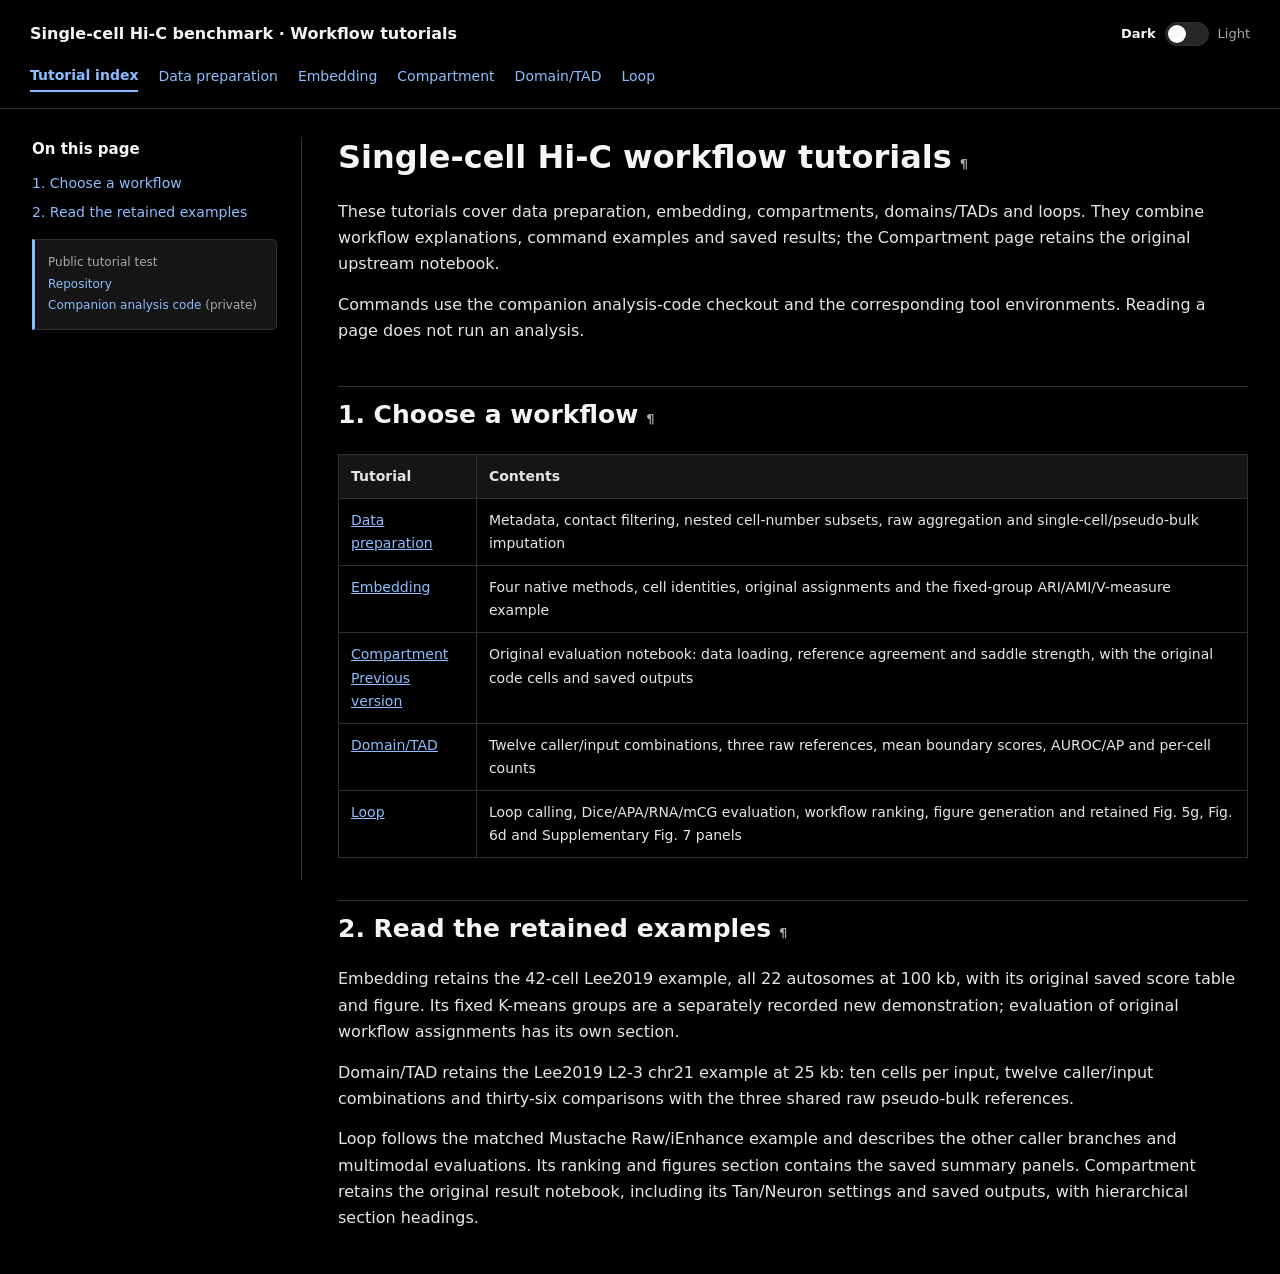
<file: index.html>
<!DOCTYPE html>

<html data-theme="dark" data-theme-mode="dark" lang="en"><head><meta charset="utf-8"/><meta content="width=device-width,initial-scale=1" name="viewport"/><meta content="dark light" name="color-scheme"/><title>Tutorial index · Single-cell Hi-C tutorials</title><style>
*{box-sizing:border-box}body{margin:0;color:#243347;background:#fff;font:16px/1.65 system-ui,-apple-system,"Segoe UI",sans-serif}
.topbar{border-bottom:1px solid #dae2ec;padding:16px 30px;color:#173653}.brand{font-weight:650}.modules{display:flex;gap:8px 20px;flex-wrap:wrap;font-size:14px;margin-top:10px}.modules a{text-decoration:none;padding-bottom:3px}.modules .active{font-weight:700;border-bottom:2px solid #2463a0}
.layout{max-width:1440px;margin:auto;padding:30px;display:grid;grid-template-columns:245px minmax(0,1fr);gap:42px}
nav{position:sticky;top:24px;align-self:start;font-size:14px;border-right:1px solid #e0e6ee;padding-right:18px;max-height:calc(100vh - 48px);overflow:auto}
nav strong{display:block;margin-bottom:10px}nav a{display:block;margin:0 0 10px;text-decoration:none;line-height:1.4}
main{min-width:0;max-width:1040px}h1{font-size:32px;line-height:1.25;margin-top:0}h2{font-size:25px;line-height:1.3;margin-top:42px;padding-top:12px;border-top:1px solid #e6ebf1;scroll-margin-top:18px}
h3{font-size:20px;margin-top:28px}a{color:#2463a0}p{margin:14px 0}pre{padding:17px 20px;border:1px solid #dce4ee;border-radius:6px;background:#f5f7fb;overflow-x:auto;font:13px/1.55 Consolas,monospace}
code{font-family:Consolas,monospace;font-size:.9em}p code,li code,td code{background:#f1f4f8;padding:2px 4px;border-radius:3px;overflow-wrap:anywhere}
.table-wrap{overflow-x:auto;margin:22px 0}table{border-collapse:collapse;width:100%;font-size:14px}th,td{border:1px solid #dce4ee;padding:10px 12px;text-align:left;vertical-align:top}th{background:#eff4fa}
img{max-width:100%;height:auto}.anchor-link{font-size:13px;margin-left:8px;text-decoration:none;color:#8fa6bb}.cell{padding:0}.text_cell_render{padding:0}footer{margin:35px 0;color:#68798b;font-size:13px}
@media(max-width:900px){.layout{grid-template-columns:1fr;padding:20px;gap:20px}nav{position:static;border-right:none;border-bottom:1px solid #dae2ec;padding-bottom:18px;max-height:none}h1{font-size:28px}.topbar{padding:16px 20px}}
pre { line-height: 125%; }
td.linenos .normal { color: #666666; background-color: transparent; padding-left: 5px; padding-right: 5px; }
span.linenos { color: #666666; background-color: transparent; padding-left: 5px; padding-right: 5px; }
td.linenos .special { color: #000000; background-color: #ffffc0; padding-left: 5px; padding-right: 5px; }
span.linenos.special { color: #000000; background-color: #ffffc0; padding-left: 5px; padding-right: 5px; }
.highlight .hll { background-color: #ffffcc }
.highlight { background: #f0f0f0; }
.highlight .c { color: #60A0B0; font-style: italic } /* Comment */
.highlight .err { border: 1px solid #F00 } /* Error */
.highlight .k { color: #007020; font-weight: bold } /* Keyword */
.highlight .o { color: #666 } /* Operator */
.highlight .ch { color: #60A0B0; font-style: italic } /* Comment.Hashbang */
.highlight .cm { color: #60A0B0; font-style: italic } /* Comment.Multiline */
.highlight .cp { color: #007020 } /* Comment.Preproc */
.highlight .cpf { color: #60A0B0; font-style: italic } /* Comment.PreprocFile */
.highlight .c1 { color: #60A0B0; font-style: italic } /* Comment.Single */
.highlight .cs { color: #60A0B0; background-color: #FFF0F0 } /* Comment.Special */
.highlight .gd { color: #A00000 } /* Generic.Deleted */
.highlight .ge { font-style: italic } /* Generic.Emph */
.highlight .ges { font-weight: bold; font-style: italic } /* Generic.EmphStrong */
.highlight .gr { color: #F00 } /* Generic.Error */
.highlight .gh { color: #000080; font-weight: bold } /* Generic.Heading */
.highlight .gi { color: #00A000 } /* Generic.Inserted */
.highlight .go { color: #888 } /* Generic.Output */
.highlight .gp { color: #C65D09; font-weight: bold } /* Generic.Prompt */
.highlight .gs { font-weight: bold } /* Generic.Strong */
.highlight .gu { color: #800080; font-weight: bold } /* Generic.Subheading */
.highlight .gt { color: #04D } /* Generic.Traceback */
.highlight .kc { color: #007020; font-weight: bold } /* Keyword.Constant */
.highlight .kd { color: #007020; font-weight: bold } /* Keyword.Declaration */
.highlight .kn { color: #007020; font-weight: bold } /* Keyword.Namespace */
.highlight .kp { color: #007020 } /* Keyword.Pseudo */
.highlight .kr { color: #007020; font-weight: bold } /* Keyword.Reserved */
.highlight .kt { color: #902000 } /* Keyword.Type */
.highlight .m { color: #40A070 } /* Literal.Number */
.highlight .s { color: #4070A0 } /* Literal.String */
.highlight .na { color: #4070A0 } /* Name.Attribute */
.highlight .nb { color: #007020 } /* Name.Builtin */
.highlight .nc { color: #0E84B5; font-weight: bold } /* Name.Class */
.highlight .no { color: #60ADD5 } /* Name.Constant */
.highlight .nd { color: #555; font-weight: bold } /* Name.Decorator */
.highlight .ni { color: #D55537; font-weight: bold } /* Name.Entity */
.highlight .ne { color: #007020 } /* Name.Exception */
.highlight .nf { color: #06287E } /* Name.Function */
.highlight .nl { color: #002070; font-weight: bold } /* Name.Label */
.highlight .nn { color: #0E84B5; font-weight: bold } /* Name.Namespace */
.highlight .nt { color: #062873; font-weight: bold } /* Name.Tag */
.highlight .nv { color: #BB60D5 } /* Name.Variable */
.highlight .ow { color: #007020; font-weight: bold } /* Operator.Word */
.highlight .w { color: #BBB } /* Text.Whitespace */
.highlight .mb { color: #40A070 } /* Literal.Number.Bin */
.highlight .mf { color: #40A070 } /* Literal.Number.Float */
.highlight .mh { color: #40A070 } /* Literal.Number.Hex */
.highlight .mi { color: #40A070 } /* Literal.Number.Integer */
.highlight .mo { color: #40A070 } /* Literal.Number.Oct */
.highlight .sa { color: #4070A0 } /* Literal.String.Affix */
.highlight .sb { color: #4070A0 } /* Literal.String.Backtick */
.highlight .sc { color: #4070A0 } /* Literal.String.Char */
.highlight .dl { color: #4070A0 } /* Literal.String.Delimiter */
.highlight .sd { color: #4070A0; font-style: italic } /* Literal.String.Doc */
.highlight .s2 { color: #4070A0 } /* Literal.String.Double */
.highlight .se { color: #4070A0; font-weight: bold } /* Literal.String.Escape */
.highlight .sh { color: #4070A0 } /* Literal.String.Heredoc */
.highlight .si { color: #70A0D0; font-style: italic } /* Literal.String.Interpol */
.highlight .sx { color: #C65D09 } /* Literal.String.Other */
.highlight .sr { color: #235388 } /* Literal.String.Regex */
.highlight .s1 { color: #4070A0 } /* Literal.String.Single */
.highlight .ss { color: #517918 } /* Literal.String.Symbol */
.highlight .bp { color: #007020 } /* Name.Builtin.Pseudo */
.highlight .fm { color: #06287E } /* Name.Function.Magic */
.highlight .vc { color: #BB60D5 } /* Name.Variable.Class */
.highlight .vg { color: #BB60D5 } /* Name.Variable.Global */
.highlight .vi { color: #BB60D5 } /* Name.Variable.Instance */
.highlight .vm { color: #BB60D5 } /* Name.Variable.Magic */
.highlight .il { color: #40A070 } /* Literal.Number.Integer.Long */
.edition-note{font-size:14px;padding:10px 14px;background:#eff4fa;border-left:3px solid #2463a0;margin:0 0 25px;color:#40566d}

/* Two-level page headings and grouped navigation. */
nav .toc-group{margin:0 0 14px}
nav .toc-group summary{cursor:pointer;color:#173653;font-weight:650;line-height:1.45}
nav .toc-group summary::marker{color:#6e839b;font-size:12px}
nav .toc-group summary a{display:inline;margin:0;color:inherit;font-weight:inherit}
nav .toc-group[open] summary{margin-bottom:9px}
nav .toc-subsections{padding-left:12px;margin-left:5px;border-left:1px solid #dce4ee}
nav .toc-subsections a{font-size:13px;line-height:1.45;margin-bottom:9px}
h3{scroll-margin-top:18px}
.method-title{font-size:18px;font-weight:650;line-height:1.4;margin:26px 0 12px;scroll-margin-top:18px}
</style><link data-tutorial-theme="system" href="assets/theme.css?v=c4c3e50df51a" rel="stylesheet"/><script data-tutorial-theme-script="true" src="assets/theme.js?v=5e6405cc1496"></script><link href="assets/sidebar.css?v=e2e23b9b0a79" rel="stylesheet"/><script defer="" src="assets/sidebar.js?v=3472117f370d"></script></head><body><header class="topbar"><div class="topbar-heading"><button aria-controls="tutorial-sidebar" aria-expanded="false" aria-label="Open contents" class="sidebar-toggle" id="sidebar-toggle" type="button">Contents</button><div class="brand">Single-cell Hi-C benchmark · Workflow tutorials</div><div aria-label="Color mode" class="theme-switcher" hidden="" role="group">
<span class="theme-option" data-theme-value="dark">Dark</span>
<button aria-checked="false" aria-label="Light mode" class="theme-switch" id="theme-toggle" role="switch" title="Switch to light mode" type="button">
<span aria-hidden="true" class="theme-switch-track"><span class="theme-switch-thumb"></span></span>
</button>
<span class="theme-option" data-theme-value="light">Light</span>
</div></div><div aria-label="Tutorials" class="modules" role="navigation"><a aria-current="page" class="active" href="index.html">Tutorial index</a><a class="" href="tutorials/data_preparation.html">Data preparation</a><a class="" href="tutorials/embedding.html">Embedding</a><a class="" href="tutorials/compartment.html">Compartment</a><a class="" href="tutorials/tad.html">Domain/TAD</a><a class="" href="tutorials/loop.html">Loop</a></div></header><div class="layout"><nav aria-label="On this page" class="tutorial-sidebar" id="tutorial-sidebar"><div class="sidebar-heading"><strong>On this page</strong><button aria-label="Close contents" class="sidebar-close" id="sidebar-close" type="button">×</button></div><div class="sidebar-scroll"><div class="page-toc"><a href="#1.-Choose-a-workflow">1. Choose a workflow</a><a href="#2.-Read-the-retained-examples">2. Read the retained examples</a></div><p class="edition-note sidebar-info" id="project-links">Public tutorial test<br/><a href="https://github.com/rawandy2001-design/benchmark-tutorials">Repository</a><br/><a href="https://github.com/rawandy2001-design/benchmark">Companion analysis code</a> (private)</p></div></nav><main><div class="cell border-box-sizing text_cell rendered" id="cell-id=index-tutorial-00"><div class="prompt input_prompt">
</div><div class="inner_cell">
<div class="text_cell_render border-box-sizing rendered_html"><h1 id="Single-cell-Hi-C-workflow-tutorials">Single-cell Hi-C workflow tutorials<a class="anchor-link" href="#Single-cell-Hi-C-workflow-tutorials">¶</a></h1><p>These tutorials cover data preparation, embedding, compartments, domains/TADs and loops. They combine workflow explanations, command examples and saved results; the Compartment page retains the original upstream notebook.</p>
<p>Commands use the companion analysis-code checkout and the corresponding tool environments. Reading a page does not run an analysis.</p>
</div>
</div>
</div>
<div class="cell border-box-sizing text_cell rendered" id="cell-id=index-tutorial-01"><div class="prompt input_prompt">
</div><div class="inner_cell">
<div class="text_cell_render border-box-sizing rendered_html">
<h2 id="1.-Choose-a-workflow">1. Choose a workflow<a class="anchor-link" href="#1.-Choose-a-workflow">¶</a></h2><div class="table-wrap"><table>
<thead>
<tr>
<th>Tutorial</th>
<th>Contents</th>
</tr>
</thead>
<tbody>
<tr>
<td><a href="tutorials/data_preparation.html">Data preparation</a></td>
<td>Metadata, contact filtering, nested cell-number subsets, raw aggregation and single-cell/pseudo-bulk imputation</td>
</tr>
<tr>
<td><a href="tutorials/embedding.html">Embedding</a></td>
<td>Four native methods, cell identities, original assignments and the fixed-group ARI/AMI/V-measure example</td>
</tr>
<tr>
<td><a href="tutorials/compartment.html">Compartment</a><br/><a href="tutorials/compartment-previous.html">Previous version</a></td>
<td>Original evaluation notebook: data loading, reference agreement and saddle strength, with the original code cells and saved outputs</td>
</tr>
<tr>
<td><a href="tutorials/tad.html">Domain/TAD</a></td>
<td>Twelve caller/input combinations, three raw references, mean boundary scores, AUROC/AP and per-cell counts</td>
</tr>
<tr>
<td><a href="tutorials/loop.html">Loop</a></td>
<td>Loop calling, Dice/APA/RNA/mCG evaluation, workflow ranking, figure generation and retained Fig. 5g, Fig. 6d and Supplementary Fig. 7 panels</td>
</tr>
</tbody>
</table></div>
</div>
</div>
</div>
<div class="cell border-box-sizing text_cell rendered" id="cell-id=index-tutorial-02"><div class="prompt input_prompt">
</div><div class="inner_cell">
<div class="text_cell_render border-box-sizing rendered_html">
<h2 id="2.-Read-the-retained-examples">2. Read the retained examples<a class="anchor-link" href="#2.-Read-the-retained-examples">¶</a></h2><p>Embedding retains the 42-cell Lee2019 example, all 22 autosomes at 100 kb,
with its original saved score table and figure. Its fixed K-means groups
are a separately recorded new demonstration; evaluation of original workflow
assignments has its own section.</p>
<p>Domain/TAD retains the Lee2019 L2-3 chr21 example at 25 kb: ten cells per
input, twelve caller/input combinations and thirty-six comparisons with
the three shared raw pseudo-bulk references.</p>
<p>Loop follows the matched Mustache Raw/iEnhance example and describes the
other caller branches and multimodal evaluations. Its ranking and figures section contains the saved summary panels. Compartment retains the original result notebook, including its Tan/Neuron settings and saved outputs, with hierarchical section headings.</p>
</div>
</div>
</div>
</main></div><script id="toc-hierarchy-script">
(() => {
  function revealSection() {
    let id;
    try { id = decodeURIComponent(location.hash.slice(1)); } catch { return; }
    const target = id && document.getElementById(id);
    if (!target) return;
    let heading = null;
    for (const candidate of document.querySelectorAll('main h2, main h3')) {
      if (candidate === target || (candidate.compareDocumentPosition(target) & Node.DOCUMENT_POSITION_FOLLOWING)) {
        heading = candidate;
      }
    }
    if (!heading) return;
    for (const link of document.querySelectorAll('nav .toc-group a')) {
      if (link.getAttribute('href') === '#' + heading.id) {
        const group = link.closest('details');
        if (group) group.open = true;
        break;
      }
    }
  }
  window.addEventListener('hashchange', revealSection);
  revealSection();
})();
</script><div aria-hidden="true" class="sidebar-backdrop" hidden="" id="sidebar-backdrop"></div></body></html>
</file>
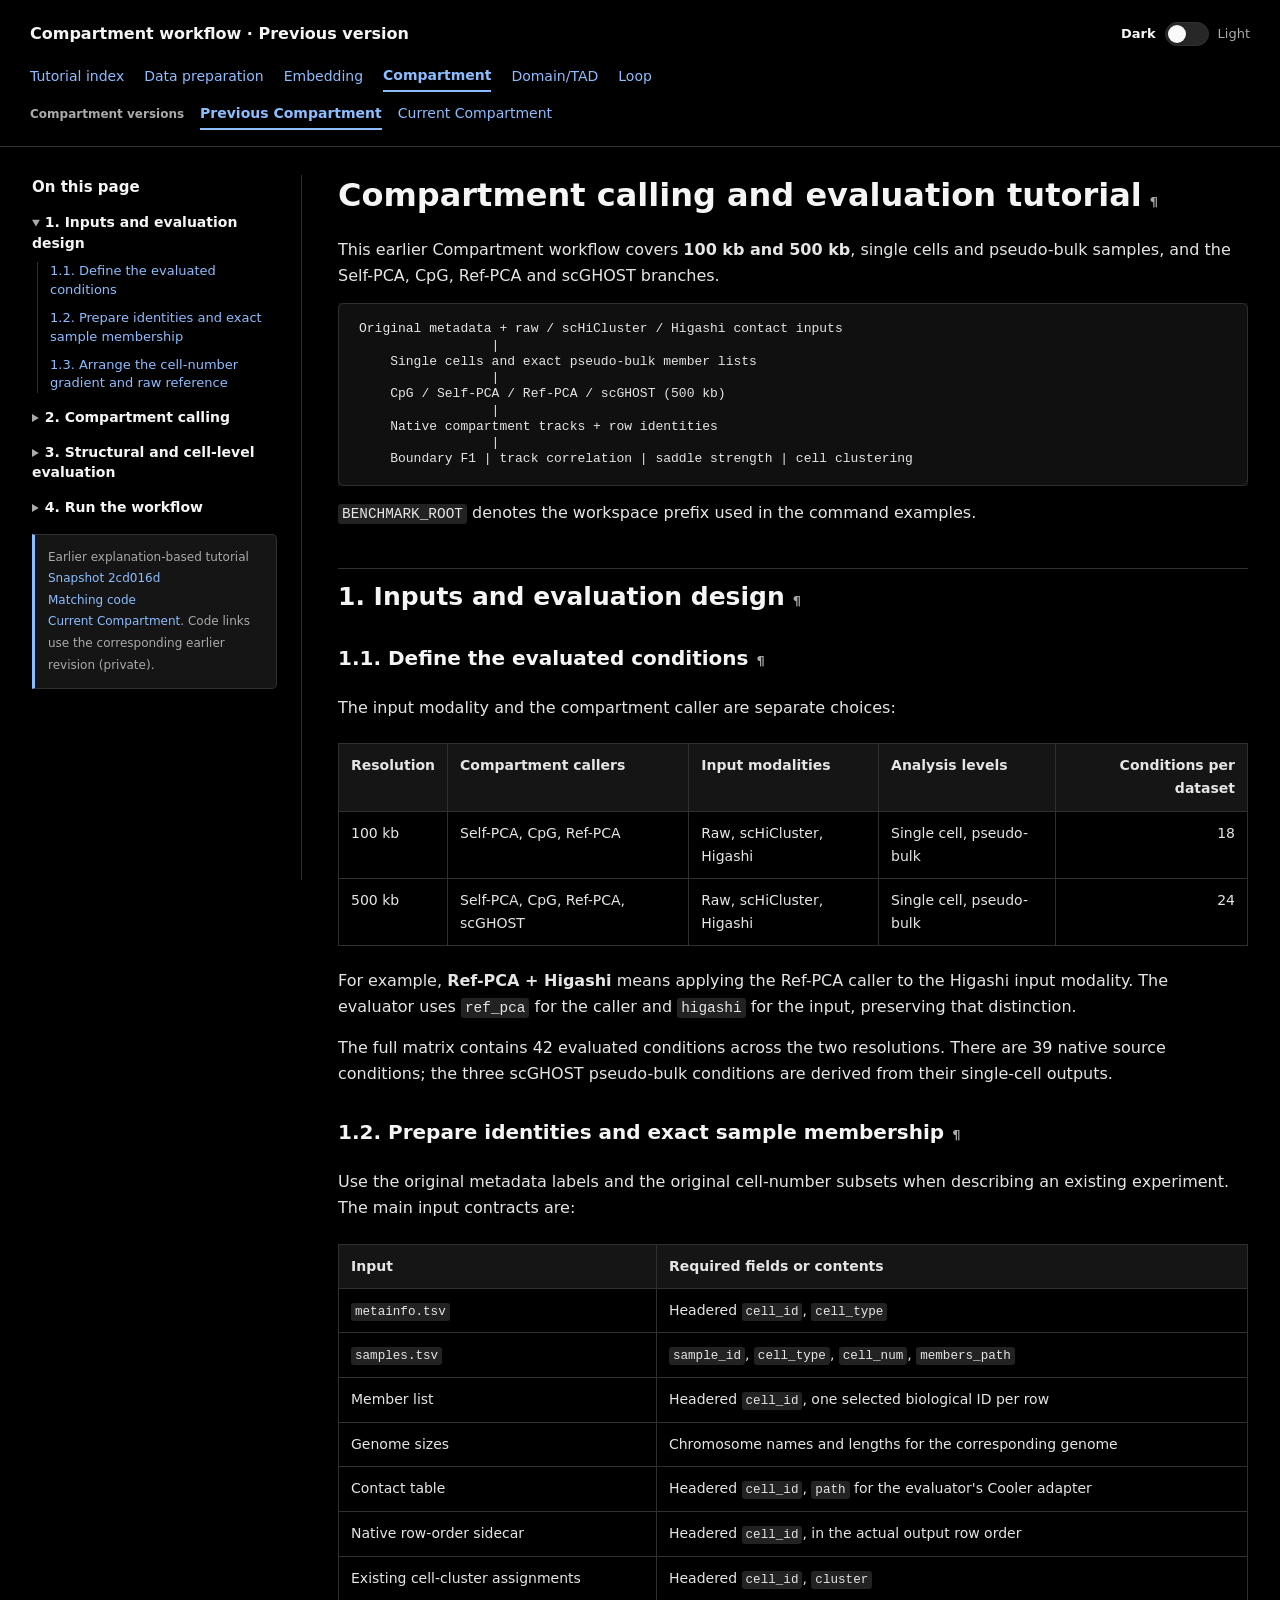
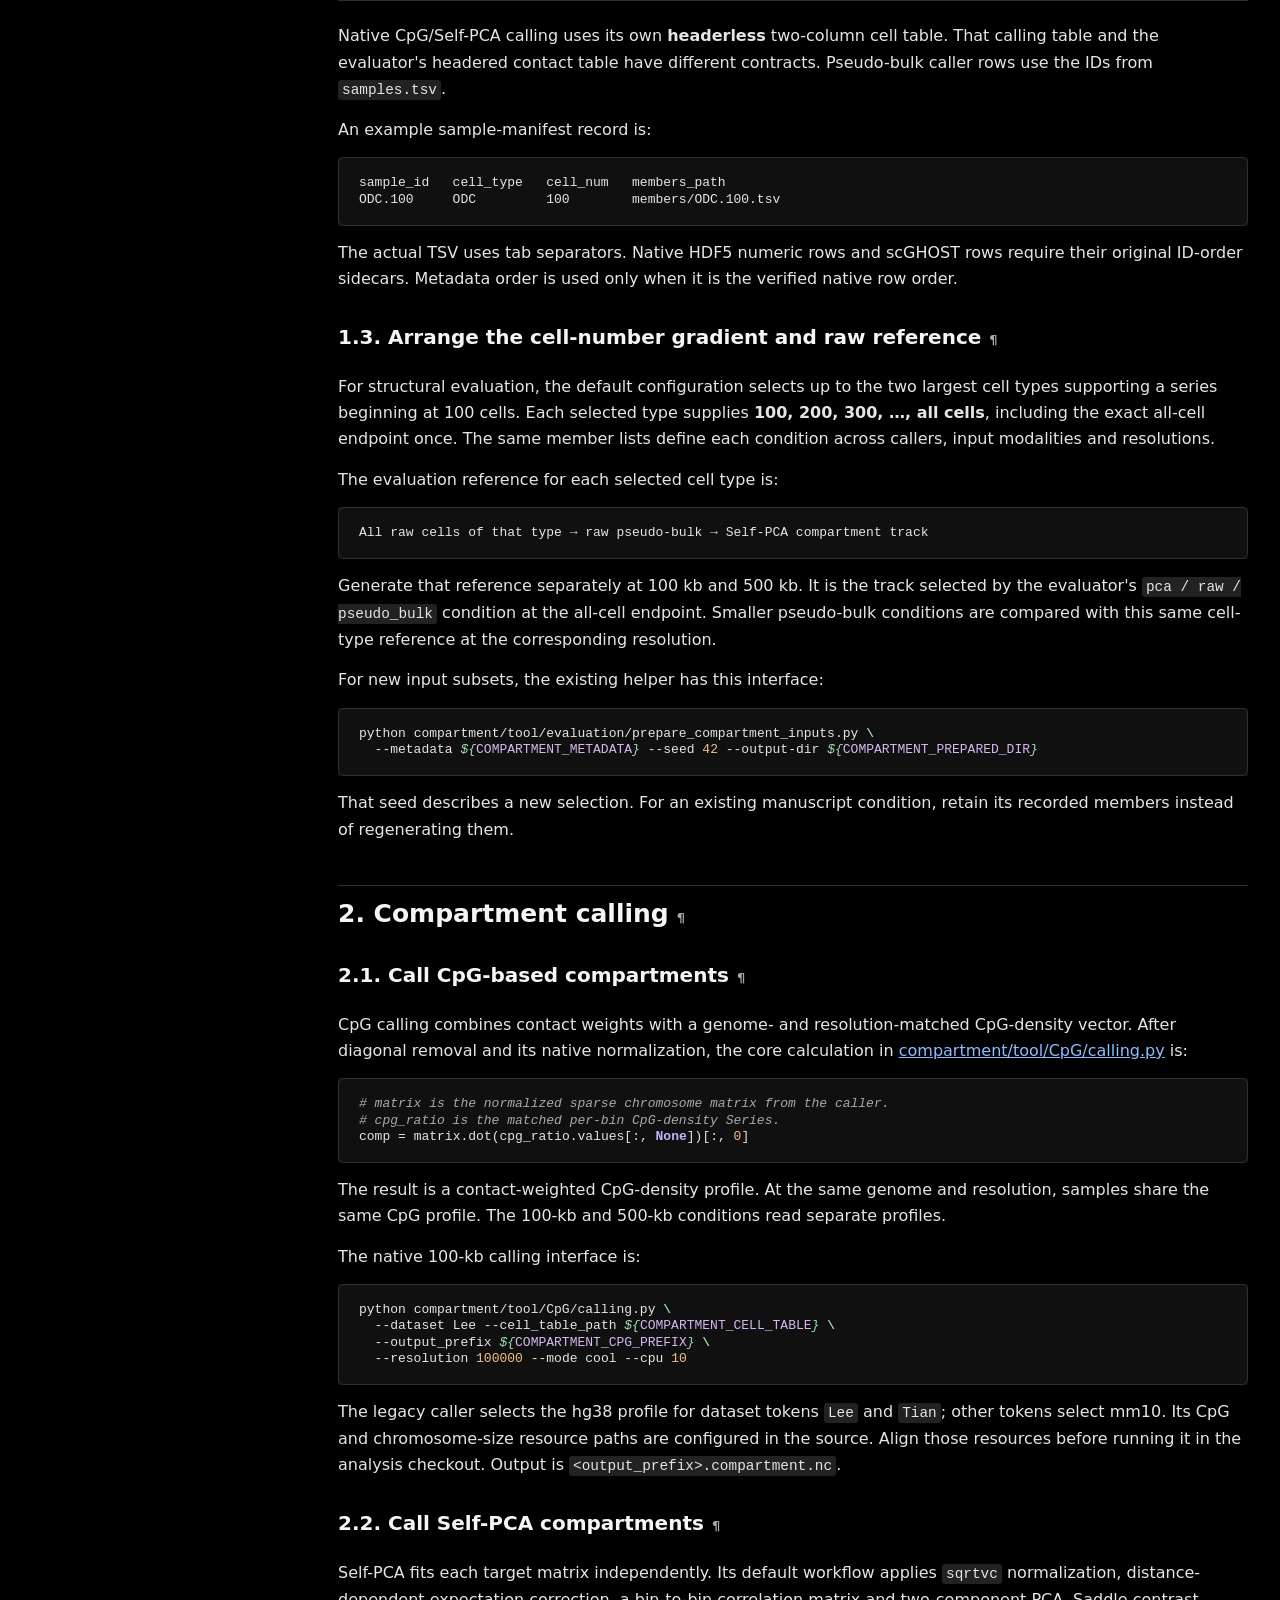
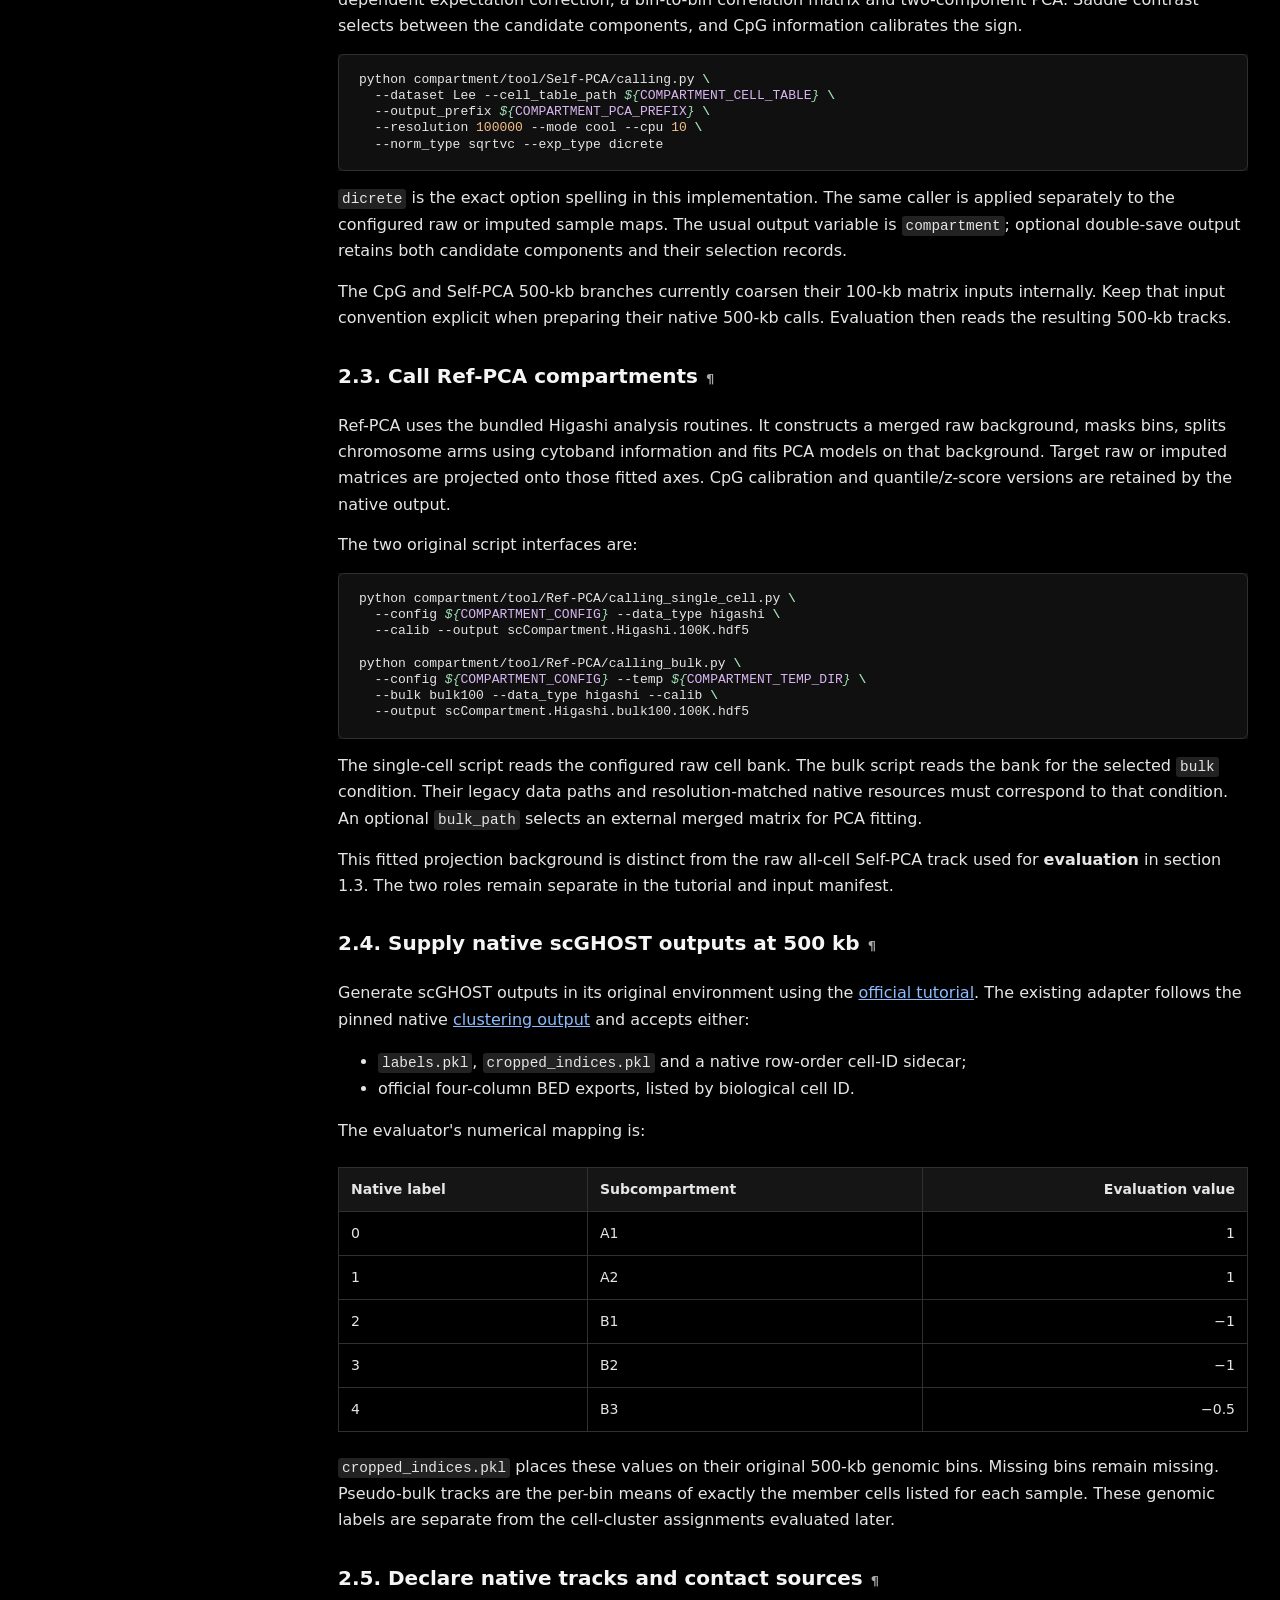
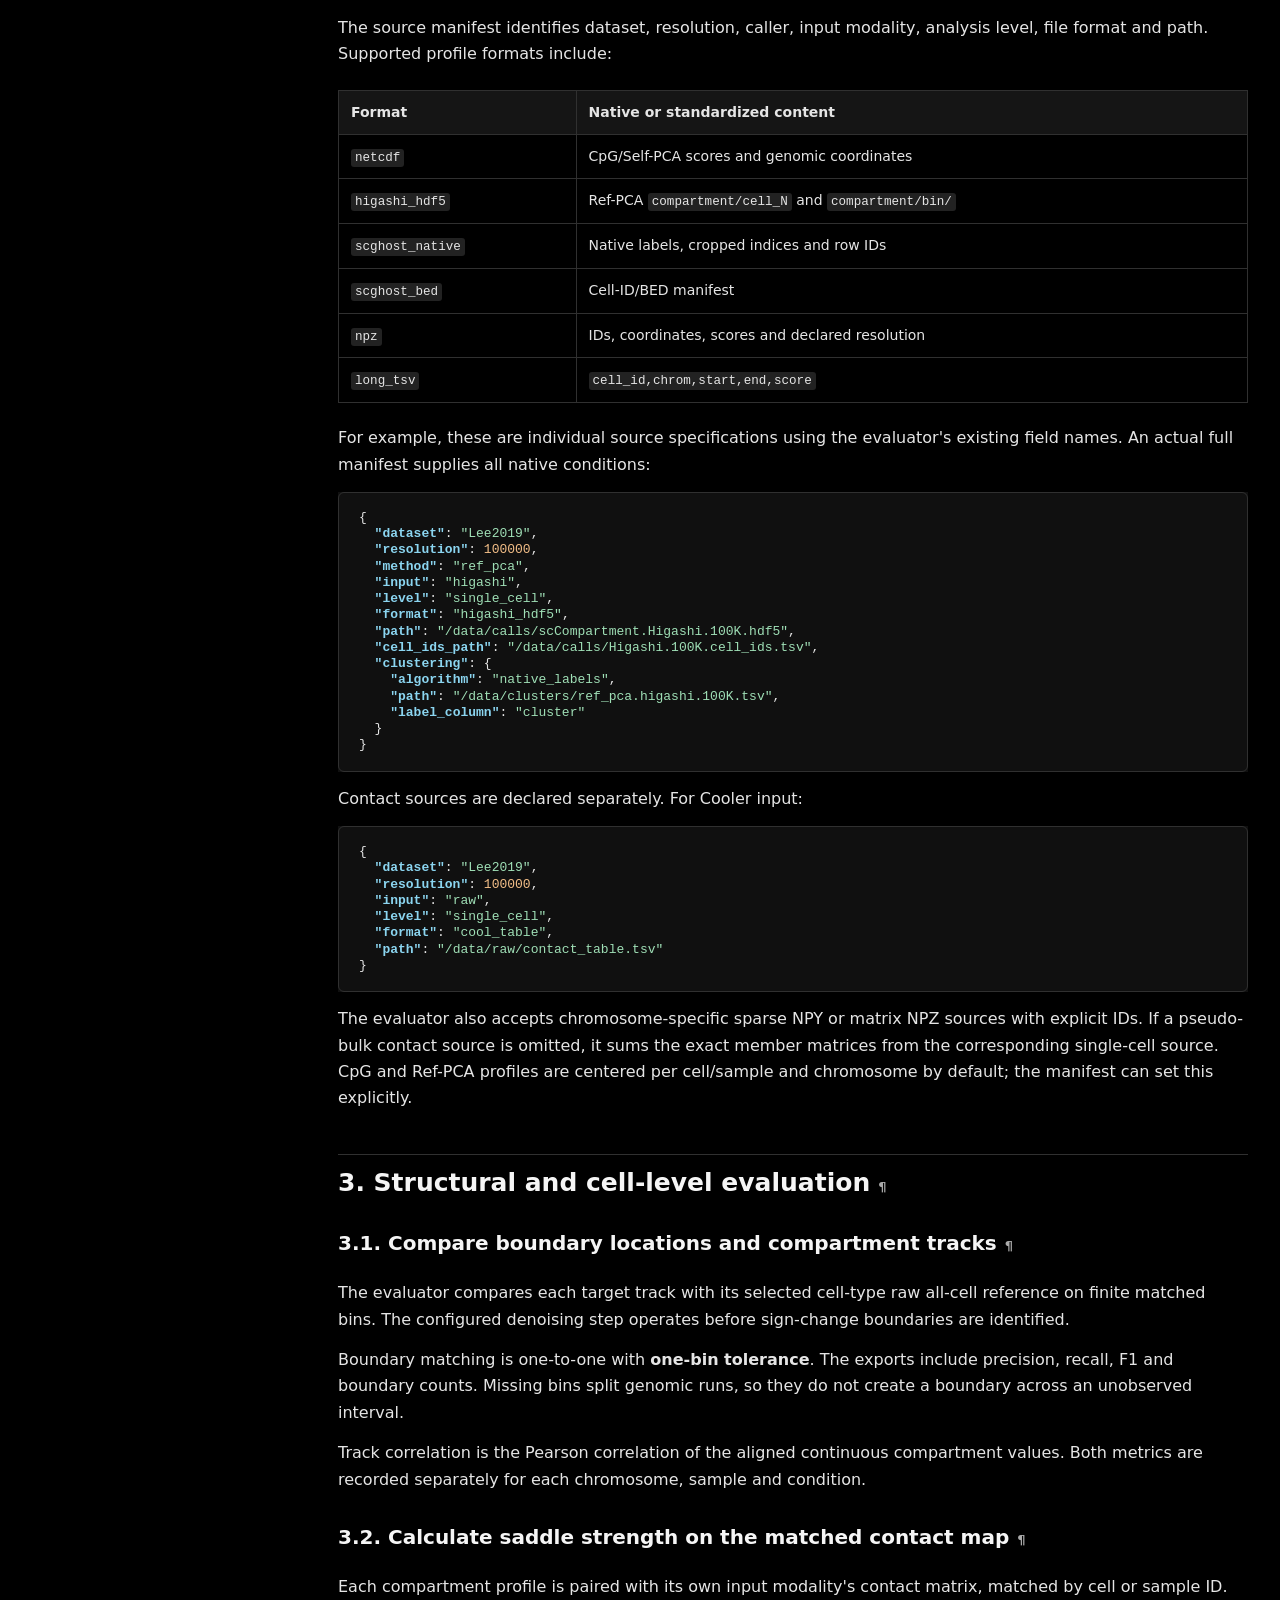
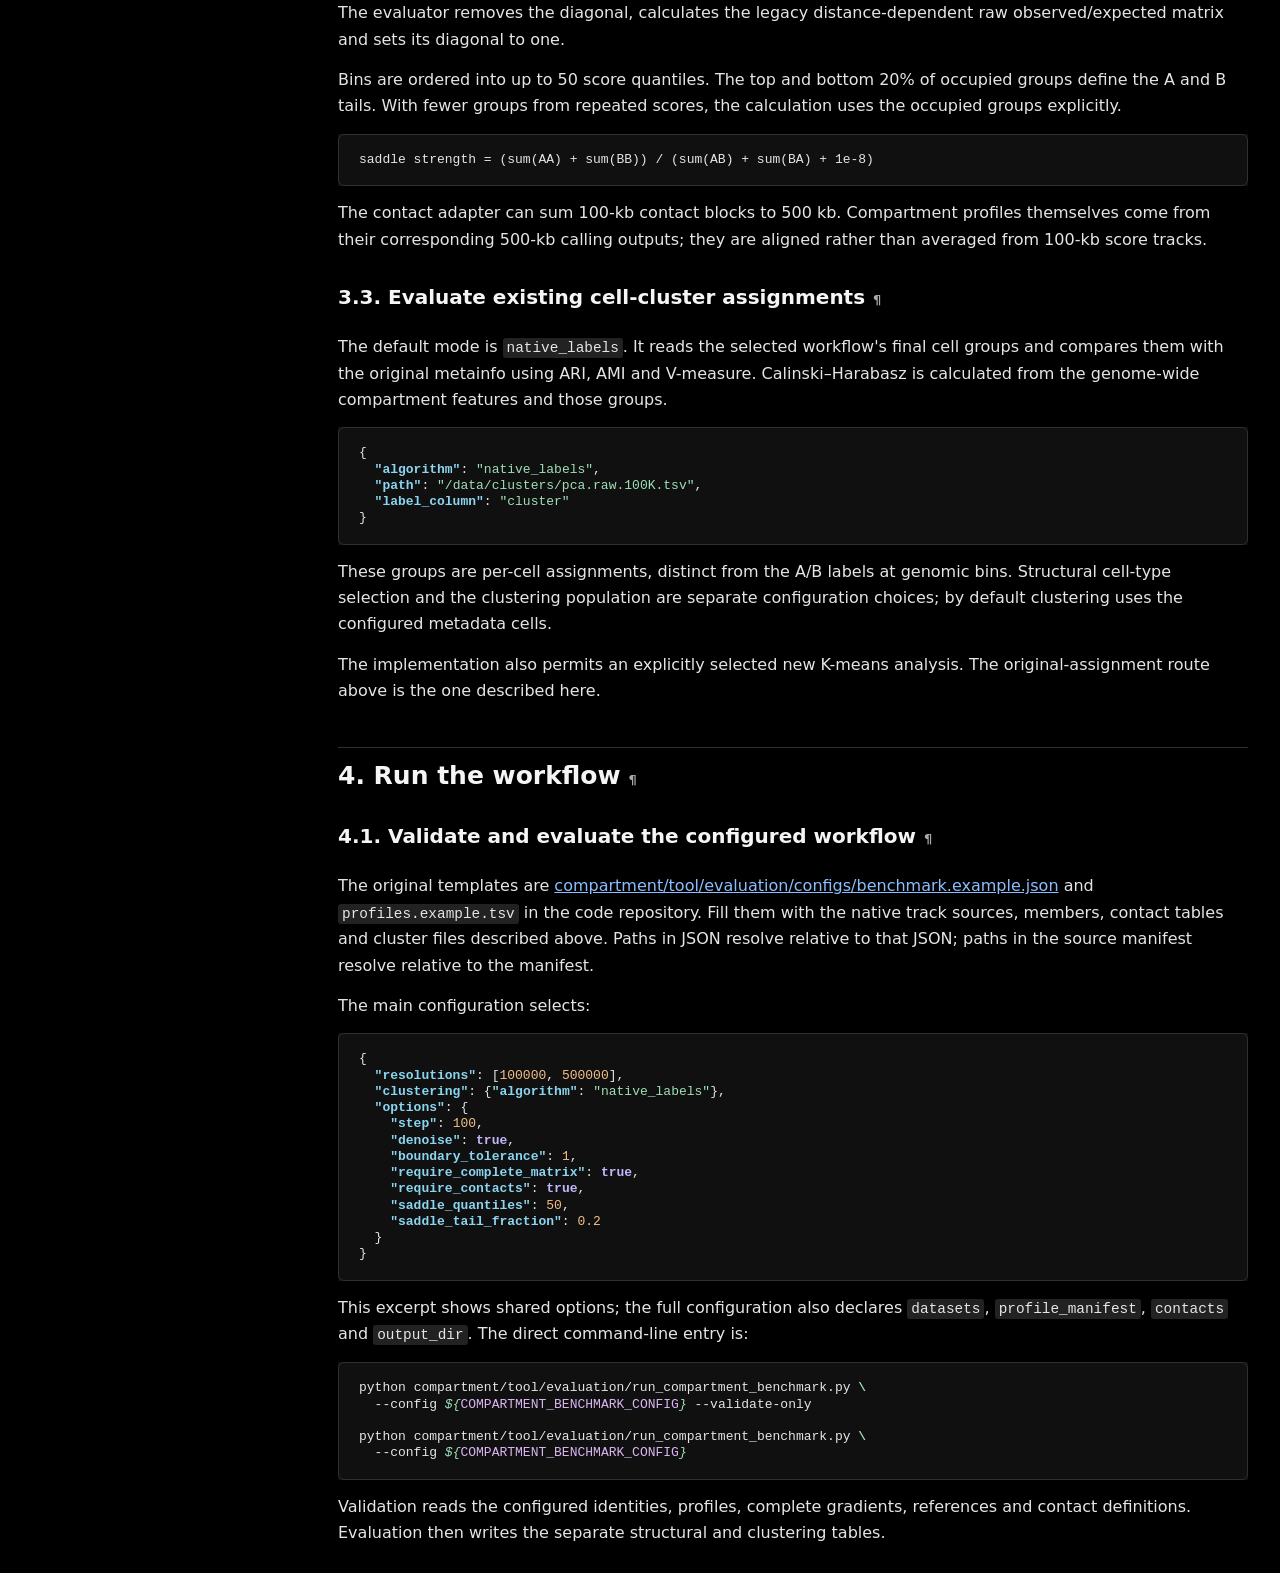
<file: tutorials/compartment-previous.html>
<!DOCTYPE html>

<html data-theme="dark" data-theme-mode="dark" lang="en"><head><meta charset="utf-8"/><meta content="width=device-width,initial-scale=1" name="viewport"/><meta content="dark light" name="color-scheme"/><title>Previous Compartment tutorial · Single-cell Hi-C</title><style>
*{box-sizing:border-box}body{margin:0;color:#243347;background:#fff;font:16px/1.65 system-ui,-apple-system,"Segoe UI",sans-serif}
.topbar{border-bottom:1px solid #dae2ec;padding:16px 30px;color:#173653}.brand{font-weight:650}.modules{display:flex;gap:8px 20px;flex-wrap:wrap;font-size:14px;margin-top:10px}.modules a{text-decoration:none;padding-bottom:3px}.modules .active{font-weight:700;border-bottom:2px solid #2463a0}
.layout{max-width:1440px;margin:auto;padding:30px;display:grid;grid-template-columns:245px minmax(0,1fr);gap:42px}
nav{position:sticky;top:24px;align-self:start;font-size:14px;border-right:1px solid #e0e6ee;padding-right:18px;max-height:calc(100vh - 48px);overflow:auto}
nav strong{display:block;margin-bottom:10px}nav a{display:block;margin:0 0 10px;text-decoration:none;line-height:1.4}
main{min-width:0;max-width:1040px}h1{font-size:32px;line-height:1.25;margin-top:0}h2{font-size:25px;line-height:1.3;margin-top:42px;padding-top:12px;border-top:1px solid #e6ebf1;scroll-margin-top:18px}
h3{font-size:20px;margin-top:28px}a{color:#2463a0}p{margin:14px 0}pre{padding:17px 20px;border:1px solid #dce4ee;border-radius:6px;background:#f5f7fb;overflow-x:auto;font:13px/1.55 Consolas,monospace}
code{font-family:Consolas,monospace;font-size:.9em}p code,li code,td code{background:#f1f4f8;padding:2px 4px;border-radius:3px;overflow-wrap:anywhere}
.table-wrap{overflow-x:auto;margin:22px 0}table{border-collapse:collapse;width:100%;font-size:14px}th,td{border:1px solid #dce4ee;padding:10px 12px;text-align:left;vertical-align:top}th{background:#eff4fa}
img{max-width:100%;height:auto}.anchor-link{font-size:13px;margin-left:8px;text-decoration:none;color:#8fa6bb}.cell{padding:0}.text_cell_render{padding:0}footer{margin:35px 0;color:#68798b;font-size:13px}
@media(max-width:900px){.layout{grid-template-columns:1fr;padding:20px;gap:20px}nav{position:static;border-right:none;border-bottom:1px solid #dae2ec;padding-bottom:18px;max-height:none}h1{font-size:28px}.topbar{padding:16px 20px}}
pre { line-height: 125%; }
td.linenos .normal { color: #666666; background-color: transparent; padding-left: 5px; padding-right: 5px; }
span.linenos { color: #666666; background-color: transparent; padding-left: 5px; padding-right: 5px; }
td.linenos .special { color: #000000; background-color: #ffffc0; padding-left: 5px; padding-right: 5px; }
span.linenos.special { color: #000000; background-color: #ffffc0; padding-left: 5px; padding-right: 5px; }
.highlight .hll { background-color: #ffffcc }
.highlight { background: #f0f0f0; }
.highlight .c { color: #60A0B0; font-style: italic } /* Comment */
.highlight .err { border: 1px solid #F00 } /* Error */
.highlight .k { color: #007020; font-weight: bold } /* Keyword */
.highlight .o { color: #666 } /* Operator */
.highlight .ch { color: #60A0B0; font-style: italic } /* Comment.Hashbang */
.highlight .cm { color: #60A0B0; font-style: italic } /* Comment.Multiline */
.highlight .cp { color: #007020 } /* Comment.Preproc */
.highlight .cpf { color: #60A0B0; font-style: italic } /* Comment.PreprocFile */
.highlight .c1 { color: #60A0B0; font-style: italic } /* Comment.Single */
.highlight .cs { color: #60A0B0; background-color: #FFF0F0 } /* Comment.Special */
.highlight .gd { color: #A00000 } /* Generic.Deleted */
.highlight .ge { font-style: italic } /* Generic.Emph */
.highlight .ges { font-weight: bold; font-style: italic } /* Generic.EmphStrong */
.highlight .gr { color: #F00 } /* Generic.Error */
.highlight .gh { color: #000080; font-weight: bold } /* Generic.Heading */
.highlight .gi { color: #00A000 } /* Generic.Inserted */
.highlight .go { color: #888 } /* Generic.Output */
.highlight .gp { color: #C65D09; font-weight: bold } /* Generic.Prompt */
.highlight .gs { font-weight: bold } /* Generic.Strong */
.highlight .gu { color: #800080; font-weight: bold } /* Generic.Subheading */
.highlight .gt { color: #04D } /* Generic.Traceback */
.highlight .kc { color: #007020; font-weight: bold } /* Keyword.Constant */
.highlight .kd { color: #007020; font-weight: bold } /* Keyword.Declaration */
.highlight .kn { color: #007020; font-weight: bold } /* Keyword.Namespace */
.highlight .kp { color: #007020 } /* Keyword.Pseudo */
.highlight .kr { color: #007020; font-weight: bold } /* Keyword.Reserved */
.highlight .kt { color: #902000 } /* Keyword.Type */
.highlight .m { color: #40A070 } /* Literal.Number */
.highlight .s { color: #4070A0 } /* Literal.String */
.highlight .na { color: #4070A0 } /* Name.Attribute */
.highlight .nb { color: #007020 } /* Name.Builtin */
.highlight .nc { color: #0E84B5; font-weight: bold } /* Name.Class */
.highlight .no { color: #60ADD5 } /* Name.Constant */
.highlight .nd { color: #555; font-weight: bold } /* Name.Decorator */
.highlight .ni { color: #D55537; font-weight: bold } /* Name.Entity */
.highlight .ne { color: #007020 } /* Name.Exception */
.highlight .nf { color: #06287E } /* Name.Function */
.highlight .nl { color: #002070; font-weight: bold } /* Name.Label */
.highlight .nn { color: #0E84B5; font-weight: bold } /* Name.Namespace */
.highlight .nt { color: #062873; font-weight: bold } /* Name.Tag */
.highlight .nv { color: #BB60D5 } /* Name.Variable */
.highlight .ow { color: #007020; font-weight: bold } /* Operator.Word */
.highlight .w { color: #BBB } /* Text.Whitespace */
.highlight .mb { color: #40A070 } /* Literal.Number.Bin */
.highlight .mf { color: #40A070 } /* Literal.Number.Float */
.highlight .mh { color: #40A070 } /* Literal.Number.Hex */
.highlight .mi { color: #40A070 } /* Literal.Number.Integer */
.highlight .mo { color: #40A070 } /* Literal.Number.Oct */
.highlight .sa { color: #4070A0 } /* Literal.String.Affix */
.highlight .sb { color: #4070A0 } /* Literal.String.Backtick */
.highlight .sc { color: #4070A0 } /* Literal.String.Char */
.highlight .dl { color: #4070A0 } /* Literal.String.Delimiter */
.highlight .sd { color: #4070A0; font-style: italic } /* Literal.String.Doc */
.highlight .s2 { color: #4070A0 } /* Literal.String.Double */
.highlight .se { color: #4070A0; font-weight: bold } /* Literal.String.Escape */
.highlight .sh { color: #4070A0 } /* Literal.String.Heredoc */
.highlight .si { color: #70A0D0; font-style: italic } /* Literal.String.Interpol */
.highlight .sx { color: #C65D09 } /* Literal.String.Other */
.highlight .sr { color: #235388 } /* Literal.String.Regex */
.highlight .s1 { color: #4070A0 } /* Literal.String.Single */
.highlight .ss { color: #517918 } /* Literal.String.Symbol */
.highlight .bp { color: #007020 } /* Name.Builtin.Pseudo */
.highlight .fm { color: #06287E } /* Name.Function.Magic */
.highlight .vc { color: #BB60D5 } /* Name.Variable.Class */
.highlight .vg { color: #BB60D5 } /* Name.Variable.Global */
.highlight .vi { color: #BB60D5 } /* Name.Variable.Instance */
.highlight .vm { color: #BB60D5 } /* Name.Variable.Magic */
.highlight .il { color: #40A070 } /* Literal.Number.Integer.Long */
.edition-note{font-size:14px;padding:10px 14px;background:#eff4fa;border-left:3px solid #2463a0;margin:0 0 25px;color:#40566d}

/* Two-level page headings and grouped navigation. */
nav .toc-group{margin:0 0 14px}
nav .toc-group summary{cursor:pointer;color:#173653;font-weight:650;line-height:1.45}
nav .toc-group summary::marker{color:#6e839b;font-size:12px}
nav .toc-group summary a{display:inline;margin:0;color:inherit;font-weight:inherit}
nav .toc-group[open] summary{margin-bottom:9px}
nav .toc-subsections{padding-left:12px;margin-left:5px;border-left:1px solid #dce4ee}
nav .toc-subsections a{font-size:13px;line-height:1.45;margin-bottom:9px}
h3{scroll-margin-top:18px}
.method-title{font-size:18px;font-weight:650;line-height:1.4;margin:26px 0 12px;scroll-margin-top:18px}
</style><link data-tutorial-theme="system" href="../assets/theme.css?v=c4c3e50df51a" rel="stylesheet"/><script data-tutorial-theme-script="true" src="../assets/theme.js?v=5e6405cc1496"></script><link href="../assets/sidebar.css?v=e2e23b9b0a79" rel="stylesheet"/><script defer="" src="../assets/sidebar.js?v=3472117f370d"></script></head><body><header class="topbar"><div class="topbar-heading"><button aria-controls="tutorial-sidebar" aria-expanded="false" aria-label="Open contents" class="sidebar-toggle" id="sidebar-toggle" type="button">Contents</button><div class="brand">Compartment workflow · Previous version</div><div aria-label="Color mode" class="theme-switcher" hidden="" role="group">
<span class="theme-option" data-theme-value="dark">Dark</span>
<button aria-checked="false" aria-label="Light mode" class="theme-switch" id="theme-toggle" role="switch" title="Switch to light mode" type="button">
<span aria-hidden="true" class="theme-switch-track"><span class="theme-switch-thumb"></span></span>
</button>
<span class="theme-option" data-theme-value="light">Light</span>
</div></div><div aria-label="Tutorials" class="modules" role="navigation"><a href="../index.html">Tutorial index</a><a href="data_preparation.html">Data preparation</a><a href="embedding.html">Embedding</a><a class="current-section" href="compartment.html">Compartment</a><a href="tad.html">Domain/TAD</a><a href="loop.html">Loop</a></div><div class="edition-navigation"><strong>Compartment versions</strong><div class="modules"><a aria-current="page" class="active" href="compartment-previous.html">Previous Compartment</a><a class="" href="compartment.html">Current Compartment</a></div></div></header><div class="layout"><nav aria-label="On this page" class="tutorial-sidebar" id="tutorial-sidebar"><div class="sidebar-heading"><strong>On this page</strong><button aria-label="Close contents" class="sidebar-close" id="sidebar-close" type="button">×</button></div><div class="sidebar-scroll"><div class="page-toc"><details class="toc-group" name="page-sections" open=""><summary><a href="#Inputs-and-evaluation-design">1. Inputs and evaluation design</a></summary><div class="toc-subsections"><a href="#1.-Define-the-evaluated-conditions">1.1. Define the evaluated conditions</a><a href="#2.-Prepare-identities-and-exact-sample-membership">1.2. Prepare identities and exact sample membership</a><a href="#3.-Arrange-the-cell-number-gradient-and-raw-reference">1.3. Arrange the cell-number gradient and raw reference</a></div></details><details class="toc-group" name="page-sections"><summary><a href="#Compartment-calling">2. Compartment calling</a></summary><div class="toc-subsections"><a href="#4.-Call-CpG-based-compartments">2.1. Call CpG-based compartments</a><a href="#5.-Call-Self-PCA-compartments">2.2. Call Self-PCA compartments</a><a href="#6.-Call-Ref-PCA-compartments">2.3. Call Ref-PCA compartments</a><a href="#7.-Supply-native-scGHOST-outputs-at-500-kb">2.4. Supply native scGHOST outputs at 500 kb</a><a href="#8.-Declare-native-tracks-and-contact-sources">2.5. Declare native tracks and contact sources</a></div></details><details class="toc-group" name="page-sections"><summary><a href="#Structural-and-cell-level-evaluation">3. Structural and cell-level evaluation</a></summary><div class="toc-subsections"><a href="#9.-Compare-boundary-locations-and-compartment-tracks">3.1. Compare boundary locations and compartment tracks</a><a href="#10.-Calculate-saddle-strength-on-the-matched-contact-map">3.2. Calculate saddle strength on the matched contact map</a><a href="#11.-Evaluate-existing-cell-cluster-assignments">3.3. Evaluate existing cell-cluster assignments</a></div></details><details class="toc-group" name="page-sections"><summary><a href="#Run-the-workflow-and-read-outputs">4. Run the workflow</a></summary><div class="toc-subsections"><a href="#12.-Validate-and-evaluate-the-configured-workflow">4.1. Validate and evaluate the configured workflow</a></div></details></div><p class="edition-note sidebar-info" id="project-links">Earlier explanation-based tutorial<br/><a href="https://github.com/rawandy2001-design/benchmark-tutorials/commit/2cd016dbe5ee140562ac455f8d5dee775abf9011">Snapshot 2cd016d</a><br/><a href="https://github.com/rawandy2001-design/benchmark/tree/02e6c9eb2bb9c4b549b197b4b47fd5d9ae34ada8/compartment">Matching code</a><br/><a href="compartment.html">Current Compartment</a>. Code links use the corresponding earlier revision (private).</p></div></nav><main><div class="cell border-box-sizing text_cell rendered" id="cell-id=compartment-tutorial-00"><div class="prompt input_prompt">
</div><div class="inner_cell">
<div class="text_cell_render border-box-sizing rendered_html"><h1 id="Compartment-calling-and-evaluation-tutorial">Compartment calling and evaluation tutorial<a class="anchor-link" href="#Compartment-calling-and-evaluation-tutorial">¶</a></h1><p>This earlier Compartment workflow covers <strong>100 kb and 500 kb</strong>, single cells and pseudo-bulk samples, and the Self-PCA, CpG, Ref-PCA and scGHOST branches.</p>
<div class="highlight"><pre><span></span>Original metadata + raw / scHiCluster / Higashi contact inputs
                 |
    Single cells and exact pseudo-bulk member lists
                 |
    CpG / Self-PCA / Ref-PCA / scGHOST (500 kb)
                 |
    Native compartment tracks + row identities
                 |
    Boundary F1 | track correlation | saddle strength | cell clustering
</pre></div>
<p><code>BENCHMARK_ROOT</code> denotes the workspace prefix used in the command examples.</p>
</div>
</div>
</div>
<div class="cell tutorial-section" id="cell-id=compartment-group-01"><h2 id="Inputs-and-evaluation-design">1. Inputs and evaluation design<a class="anchor-link" href="#Inputs-and-evaluation-design">¶</a></h2></div><div class="cell border-box-sizing text_cell rendered" id="cell-id=compartment-tutorial-01"><div class="prompt input_prompt">
</div><div class="inner_cell">
<div class="text_cell_render border-box-sizing rendered_html">
<h3 id="1.-Define-the-evaluated-conditions">1.1. Define the evaluated conditions<a class="anchor-link" href="#1.-Define-the-evaluated-conditions">¶</a></h3><p>The input modality and the compartment caller are separate choices:</p>
<div class="table-wrap"><table>
<thead>
<tr>
<th>Resolution</th>
<th>Compartment callers</th>
<th>Input modalities</th>
<th>Analysis levels</th>
<th style="text-align:right">Conditions per dataset</th>
</tr>
</thead>
<tbody>
<tr>
<td>100 kb</td>
<td>Self-PCA, CpG, Ref-PCA</td>
<td>Raw, scHiCluster, Higashi</td>
<td>Single cell, pseudo-bulk</td>
<td style="text-align:right">18</td>
</tr>
<tr>
<td>500 kb</td>
<td>Self-PCA, CpG, Ref-PCA, scGHOST</td>
<td>Raw, scHiCluster, Higashi</td>
<td>Single cell, pseudo-bulk</td>
<td style="text-align:right">24</td>
</tr>
</tbody>
</table></div>
<p>For example, <strong>Ref-PCA + Higashi</strong> means applying the Ref-PCA caller to the
Higashi input modality. The evaluator uses <code>ref_pca</code> for the caller and
<code>higashi</code> for the input, preserving that distinction.</p>
<p>The full matrix contains 42 evaluated conditions across the two resolutions.
There are 39 native source conditions; the three scGHOST pseudo-bulk
conditions are derived from their single-cell outputs.</p>
</div>
</div>
</div>
<div class="cell border-box-sizing text_cell rendered" id="cell-id=compartment-tutorial-02"><div class="prompt input_prompt">
</div><div class="inner_cell">
<div class="text_cell_render border-box-sizing rendered_html">
<h3 id="2.-Prepare-identities-and-exact-sample-membership">1.2. Prepare identities and exact sample membership<a class="anchor-link" href="#2.-Prepare-identities-and-exact-sample-membership">¶</a></h3><p>Use the original metadata labels and the original cell-number subsets when
describing an existing experiment. The main input contracts are:</p>
<div class="table-wrap"><table>
<thead>
<tr>
<th>Input</th>
<th>Required fields or contents</th>
</tr>
</thead>
<tbody>
<tr>
<td><code>metainfo.tsv</code></td>
<td>Headered <code>cell_id</code>, <code>cell_type</code></td>
</tr>
<tr>
<td><code>samples.tsv</code></td>
<td><code>sample_id</code>, <code>cell_type</code>, <code>cell_num</code>, <code>members_path</code></td>
</tr>
<tr>
<td>Member list</td>
<td>Headered <code>cell_id</code>, one selected biological ID per row</td>
</tr>
<tr>
<td>Genome sizes</td>
<td>Chromosome names and lengths for the corresponding genome</td>
</tr>
<tr>
<td>Contact table</td>
<td>Headered <code>cell_id</code>, <code>path</code> for the evaluator's Cooler adapter</td>
</tr>
<tr>
<td>Native row-order sidecar</td>
<td>Headered <code>cell_id</code>, in the actual output row order</td>
</tr>
<tr>
<td>Existing cell-cluster assignments</td>
<td>Headered <code>cell_id</code>, <code>cluster</code></td>
</tr>
</tbody>
</table></div>
<p>Native CpG/Self-PCA calling uses its own <strong>headerless</strong> two-column cell table.
That calling table and the evaluator's headered contact table have different
contracts. Pseudo-bulk caller rows use the IDs from <code>samples.tsv</code>.</p>
<p>An example sample-manifest record is:</p>
<div class="highlight"><pre><span></span>sample_id   cell_type   cell_num   members_path
ODC.100     ODC         100        members/ODC.100.tsv
</pre></div>
<p>The actual TSV uses tab separators. Native HDF5 numeric rows and scGHOST
rows require their original ID-order sidecars. Metadata order is used only
when it is the verified native row order.</p>
</div>
</div>
</div>
<div class="cell border-box-sizing text_cell rendered" id="cell-id=compartment-tutorial-03"><div class="prompt input_prompt">
</div><div class="inner_cell">
<div class="text_cell_render border-box-sizing rendered_html"><h3 id="3.-Arrange-the-cell-number-gradient-and-raw-reference">1.3. Arrange the cell-number gradient and raw reference<a class="anchor-link" href="#3.-Arrange-the-cell-number-gradient-and-raw-reference">¶</a></h3><p>For structural evaluation, the default configuration selects up to the two
largest cell types supporting a series beginning at 100 cells. Each selected
type supplies <strong>100, 200, 300, …, all cells</strong>, including the exact all-cell
endpoint once. The same member lists define each condition across callers,
input modalities and resolutions.</p>
<p>The evaluation reference for each selected cell type is:</p>
<div class="highlight"><pre><span></span>All raw cells of that type → raw pseudo-bulk → Self-PCA compartment track
</pre></div>
<p>Generate that reference separately at 100 kb and 500 kb. It is the track
selected by the evaluator's <code>pca / raw / pseudo_bulk</code> condition at the
all-cell endpoint. Smaller pseudo-bulk conditions are compared with this
same cell-type reference at the corresponding resolution.</p>
<p>For new input subsets, the existing helper has this interface:</p>
<div class="highlight"><pre><span></span>python<span class="w"> </span>compartment/tool/evaluation/prepare_compartment_inputs.py<span class="w"> </span><span class="se">\</span>
<span class="w">  </span>--metadata<span class="w"> </span><span class="si">${</span><span class="nv">COMPARTMENT_METADATA</span><span class="si">}</span><span class="w"> </span>--seed<span class="w"> </span><span class="m">42</span><span class="w"> </span>--output-dir<span class="w"> </span><span class="si">${</span><span class="nv">COMPARTMENT_PREPARED_DIR</span><span class="si">}</span>
</pre></div>
<p>That seed describes a new selection. For an existing manuscript condition,
retain its recorded members instead of regenerating them.</p>
</div>
</div>
</div>
<div class="cell tutorial-section" id="cell-id=compartment-group-02"><h2 id="Compartment-calling">2. Compartment calling<a class="anchor-link" href="#Compartment-calling">¶</a></h2></div><div class="cell border-box-sizing text_cell rendered" id="cell-id=compartment-tutorial-04"><div class="prompt input_prompt">
</div><div class="inner_cell">
<div class="text_cell_render border-box-sizing rendered_html"><p></p>
<h3 id="4.-Call-CpG-based-compartments">2.1. Call CpG-based compartments<a class="anchor-link" href="#4.-Call-CpG-based-compartments">¶</a></h3><p>CpG calling combines contact weights with a genome- and resolution-matched
CpG-density vector. After diagonal removal and its native normalization, the
core calculation in <a href="https://github.com/rawandy2001-design/benchmark/blob/02e6c9eb2bb9c4b549b197b4b47fd5d9ae34ada8/compartment/tool/CpG/calling.py">compartment/tool/CpG/calling.py</a> is:</p>
<div class="highlight"><pre><span></span><span class="c1"># matrix is the normalized sparse chromosome matrix from the caller.</span>
<span class="c1"># cpg_ratio is the matched per-bin CpG-density Series.</span>
<span class="n">comp</span> <span class="o">=</span> <span class="n">matrix</span><span class="o">.</span><span class="n">dot</span><span class="p">(</span><span class="n">cpg_ratio</span><span class="o">.</span><span class="n">values</span><span class="p">[:,</span> <span class="kc">None</span><span class="p">])[:,</span> <span class="mi">0</span><span class="p">]</span>
</pre></div>
<p>The result is a contact-weighted CpG-density profile. At the same genome and
resolution, samples share the same CpG profile. The 100-kb and 500-kb conditions
read separate profiles.</p>
<p>The native 100-kb calling interface is:</p>
<div class="highlight"><pre><span></span>python<span class="w"> </span>compartment/tool/CpG/calling.py<span class="w"> </span><span class="se">\</span>
<span class="w">  </span>--dataset<span class="w"> </span>Lee<span class="w"> </span>--cell_table_path<span class="w"> </span><span class="si">${</span><span class="nv">COMPARTMENT_CELL_TABLE</span><span class="si">}</span><span class="w"> </span><span class="se">\</span>
<span class="w">  </span>--output_prefix<span class="w"> </span><span class="si">${</span><span class="nv">COMPARTMENT_CPG_PREFIX</span><span class="si">}</span><span class="w"> </span><span class="se">\</span>
<span class="w">  </span>--resolution<span class="w"> </span><span class="m">100000</span><span class="w"> </span>--mode<span class="w"> </span>cool<span class="w"> </span>--cpu<span class="w"> </span><span class="m">10</span>
</pre></div>
<p>The legacy caller selects the hg38 profile for dataset tokens <code>Lee</code> and
<code>Tian</code>; other tokens select mm10. Its CpG and chromosome-size resource paths
are configured in the source. Align those resources before running it in
the analysis checkout. Output is <code>&lt;output_prefix&gt;.compartment.nc</code>.</p>
</div>
</div>
</div>
<div class="cell border-box-sizing text_cell rendered" id="cell-id=compartment-tutorial-05"><div class="prompt input_prompt">
</div><div class="inner_cell">
<div class="text_cell_render border-box-sizing rendered_html"><h3 id="5.-Call-Self-PCA-compartments">2.2. Call Self-PCA compartments<a class="anchor-link" href="#5.-Call-Self-PCA-compartments">¶</a></h3><p>Self-PCA fits each target matrix independently. Its default workflow applies
<code>sqrtvc</code> normalization, distance-dependent expectation correction, a bin-to-bin
correlation matrix and two-component PCA. Saddle contrast selects between the
candidate components, and CpG information calibrates the sign.</p>
<div class="highlight"><pre><span></span>python<span class="w"> </span>compartment/tool/Self-PCA/calling.py<span class="w"> </span><span class="se">\</span>
<span class="w">  </span>--dataset<span class="w"> </span>Lee<span class="w"> </span>--cell_table_path<span class="w"> </span><span class="si">${</span><span class="nv">COMPARTMENT_CELL_TABLE</span><span class="si">}</span><span class="w"> </span><span class="se">\</span>
<span class="w">  </span>--output_prefix<span class="w"> </span><span class="si">${</span><span class="nv">COMPARTMENT_PCA_PREFIX</span><span class="si">}</span><span class="w"> </span><span class="se">\</span>
<span class="w">  </span>--resolution<span class="w"> </span><span class="m">100000</span><span class="w"> </span>--mode<span class="w"> </span>cool<span class="w"> </span>--cpu<span class="w"> </span><span class="m">10</span><span class="w"> </span><span class="se">\</span>
<span class="w">  </span>--norm_type<span class="w"> </span>sqrtvc<span class="w"> </span>--exp_type<span class="w"> </span>dicrete
</pre></div>
<p><code>dicrete</code> is the exact option spelling in this implementation. The same
caller is applied separately to the configured raw or imputed sample maps.
The usual output variable is <code>compartment</code>; optional double-save output
retains both candidate components and their selection records.</p>
<p>The CpG and Self-PCA 500-kb branches currently coarsen their 100-kb matrix
inputs internally. Keep that input convention explicit when preparing their
native 500-kb calls. Evaluation then reads the resulting 500-kb tracks.</p>
</div>
</div>
</div>
<div class="cell border-box-sizing text_cell rendered" id="cell-id=compartment-tutorial-06"><div class="prompt input_prompt">
</div><div class="inner_cell">
<div class="text_cell_render border-box-sizing rendered_html"><h3 id="6.-Call-Ref-PCA-compartments">2.3. Call Ref-PCA compartments<a class="anchor-link" href="#6.-Call-Ref-PCA-compartments">¶</a></h3><p>Ref-PCA uses the bundled Higashi analysis routines. It constructs a merged
raw background, masks bins, splits chromosome arms using cytoband information
and fits PCA models on that background. Target raw or imputed matrices are
projected onto those fitted axes. CpG calibration and quantile/z-score
versions are retained by the native output.</p>
<p>The two original script interfaces are:</p>
<div class="highlight"><pre><span></span>python<span class="w"> </span>compartment/tool/Ref-PCA/calling_single_cell.py<span class="w"> </span><span class="se">\</span>
<span class="w">  </span>--config<span class="w"> </span><span class="si">${</span><span class="nv">COMPARTMENT_CONFIG</span><span class="si">}</span><span class="w"> </span>--data_type<span class="w"> </span>higashi<span class="w"> </span><span class="se">\</span>
<span class="w">  </span>--calib<span class="w"> </span>--output<span class="w"> </span>scCompartment.Higashi.100K.hdf5

python<span class="w"> </span>compartment/tool/Ref-PCA/calling_bulk.py<span class="w"> </span><span class="se">\</span>
<span class="w">  </span>--config<span class="w"> </span><span class="si">${</span><span class="nv">COMPARTMENT_CONFIG</span><span class="si">}</span><span class="w"> </span>--temp<span class="w"> </span><span class="si">${</span><span class="nv">COMPARTMENT_TEMP_DIR</span><span class="si">}</span><span class="w"> </span><span class="se">\</span>
<span class="w">  </span>--bulk<span class="w"> </span>bulk100<span class="w"> </span>--data_type<span class="w"> </span>higashi<span class="w"> </span>--calib<span class="w"> </span><span class="se">\</span>
<span class="w">  </span>--output<span class="w"> </span>scCompartment.Higashi.bulk100.100K.hdf5
</pre></div>
<p>The single-cell script reads the configured raw cell bank. The bulk script
reads the bank for the selected <code>bulk</code> condition. Their legacy data paths and
resolution-matched native resources must correspond to that condition. An
optional <code>bulk_path</code> selects an external merged matrix for PCA fitting.</p>
<p>This fitted projection background is distinct from the raw all-cell Self-PCA
track used for <strong>evaluation</strong> in section 1.3. The two roles remain separate in
the tutorial and input manifest.</p>
</div>
</div>
</div>
<div class="cell border-box-sizing text_cell rendered" id="cell-id=compartment-tutorial-07"><div class="prompt input_prompt">
</div><div class="inner_cell">
<div class="text_cell_render border-box-sizing rendered_html">
<h3 id="7.-Supply-native-scGHOST-outputs-at-500-kb">2.4. Supply native scGHOST outputs at 500 kb<a class="anchor-link" href="#7.-Supply-native-scGHOST-outputs-at-500-kb">¶</a></h3><p>Generate scGHOST outputs in its original environment using the
<a href="https://github.com/ma-compbio/scGHOST/blob/3271dfa1b441fcfe2ed9aad83888b78922aba91e/tutorial.ipynb">official tutorial</a>.
The existing adapter follows the pinned native
<a href="https://github.com/ma-compbio/scGHOST/blob/3271dfa1b441fcfe2ed9aad83888b78922aba91e/modules/clustering.py">clustering output</a>
and accepts either:</p>
<ul>
<li><code>labels.pkl</code>, <code>cropped_indices.pkl</code> and a native row-order cell-ID sidecar;</li>
<li>official four-column BED exports, listed by biological cell ID.</li>
</ul>
<p>The evaluator's numerical mapping is:</p>
<div class="table-wrap"><table>
<thead>
<tr>
<th>Native label</th>
<th>Subcompartment</th>
<th style="text-align:right">Evaluation value</th>
</tr>
</thead>
<tbody>
<tr>
<td>0</td>
<td>A1</td>
<td style="text-align:right">1</td>
</tr>
<tr>
<td>1</td>
<td>A2</td>
<td style="text-align:right">1</td>
</tr>
<tr>
<td>2</td>
<td>B1</td>
<td style="text-align:right">−1</td>
</tr>
<tr>
<td>3</td>
<td>B2</td>
<td style="text-align:right">−1</td>
</tr>
<tr>
<td>4</td>
<td>B3</td>
<td style="text-align:right">−0.5</td>
</tr>
</tbody>
</table></div>
<p><code>cropped_indices.pkl</code> places these values on their original 500-kb genomic
bins. Missing bins remain missing. Pseudo-bulk tracks are the per-bin means
of exactly the member cells listed for each sample. These genomic labels
are separate from the cell-cluster assignments evaluated later.</p>
</div>
</div>
</div>
<div class="cell border-box-sizing text_cell rendered" id="cell-id=compartment-tutorial-08"><div class="prompt input_prompt">
</div><div class="inner_cell">
<div class="text_cell_render border-box-sizing rendered_html">
<h3 id="8.-Declare-native-tracks-and-contact-sources">2.5. Declare native tracks and contact sources<a class="anchor-link" href="#8.-Declare-native-tracks-and-contact-sources">¶</a></h3><p>The source manifest identifies dataset, resolution, caller, input modality,
analysis level, file format and path. Supported profile formats include:</p>
<div class="table-wrap"><table>
<thead>
<tr>
<th>Format</th>
<th>Native or standardized content</th>
</tr>
</thead>
<tbody>
<tr>
<td><code>netcdf</code></td>
<td>CpG/Self-PCA scores and genomic coordinates</td>
</tr>
<tr>
<td><code>higashi_hdf5</code></td>
<td>Ref-PCA <code>compartment/cell_N</code> and <code>compartment/bin/</code></td>
</tr>
<tr>
<td><code>scghost_native</code></td>
<td>Native labels, cropped indices and row IDs</td>
</tr>
<tr>
<td><code>scghost_bed</code></td>
<td>Cell-ID/BED manifest</td>
</tr>
<tr>
<td><code>npz</code></td>
<td>IDs, coordinates, scores and declared resolution</td>
</tr>
<tr>
<td><code>long_tsv</code></td>
<td><code>cell_id,chrom,start,end,score</code></td>
</tr>
</tbody>
</table></div>
<p>For example, these are individual source specifications using the evaluator's
existing field names. An actual full manifest supplies all native conditions:</p>
<div class="highlight"><pre><span></span><span class="p">{</span>
<span class="w">  </span><span class="nt">"dataset"</span><span class="p">:</span><span class="w"> </span><span class="s2">"Lee2019"</span><span class="p">,</span>
<span class="w">  </span><span class="nt">"resolution"</span><span class="p">:</span><span class="w"> </span><span class="mi">100000</span><span class="p">,</span>
<span class="w">  </span><span class="nt">"method"</span><span class="p">:</span><span class="w"> </span><span class="s2">"ref_pca"</span><span class="p">,</span>
<span class="w">  </span><span class="nt">"input"</span><span class="p">:</span><span class="w"> </span><span class="s2">"higashi"</span><span class="p">,</span>
<span class="w">  </span><span class="nt">"level"</span><span class="p">:</span><span class="w"> </span><span class="s2">"single_cell"</span><span class="p">,</span>
<span class="w">  </span><span class="nt">"format"</span><span class="p">:</span><span class="w"> </span><span class="s2">"higashi_hdf5"</span><span class="p">,</span>
<span class="w">  </span><span class="nt">"path"</span><span class="p">:</span><span class="w"> </span><span class="s2">"/data/calls/scCompartment.Higashi.100K.hdf5"</span><span class="p">,</span>
<span class="w">  </span><span class="nt">"cell_ids_path"</span><span class="p">:</span><span class="w"> </span><span class="s2">"/data/calls/Higashi.100K.cell_ids.tsv"</span><span class="p">,</span>
<span class="w">  </span><span class="nt">"clustering"</span><span class="p">:</span><span class="w"> </span><span class="p">{</span>
<span class="w">    </span><span class="nt">"algorithm"</span><span class="p">:</span><span class="w"> </span><span class="s2">"native_labels"</span><span class="p">,</span>
<span class="w">    </span><span class="nt">"path"</span><span class="p">:</span><span class="w"> </span><span class="s2">"/data/clusters/ref_pca.higashi.100K.tsv"</span><span class="p">,</span>
<span class="w">    </span><span class="nt">"label_column"</span><span class="p">:</span><span class="w"> </span><span class="s2">"cluster"</span>
<span class="w">  </span><span class="p">}</span>
<span class="p">}</span>
</pre></div>
<p>Contact sources are declared separately. For Cooler input:</p>
<div class="highlight"><pre><span></span><span class="p">{</span>
<span class="w">  </span><span class="nt">"dataset"</span><span class="p">:</span><span class="w"> </span><span class="s2">"Lee2019"</span><span class="p">,</span>
<span class="w">  </span><span class="nt">"resolution"</span><span class="p">:</span><span class="w"> </span><span class="mi">100000</span><span class="p">,</span>
<span class="w">  </span><span class="nt">"input"</span><span class="p">:</span><span class="w"> </span><span class="s2">"raw"</span><span class="p">,</span>
<span class="w">  </span><span class="nt">"level"</span><span class="p">:</span><span class="w"> </span><span class="s2">"single_cell"</span><span class="p">,</span>
<span class="w">  </span><span class="nt">"format"</span><span class="p">:</span><span class="w"> </span><span class="s2">"cool_table"</span><span class="p">,</span>
<span class="w">  </span><span class="nt">"path"</span><span class="p">:</span><span class="w"> </span><span class="s2">"/data/raw/contact_table.tsv"</span>
<span class="p">}</span>
</pre></div>
<p>The evaluator also accepts chromosome-specific sparse NPY or matrix NPZ
sources with explicit IDs. If a pseudo-bulk contact source is omitted, it
sums the exact member matrices from the corresponding single-cell source.
CpG and Ref-PCA profiles are centered per cell/sample and chromosome by
default; the manifest can set this explicitly.</p>
</div>
</div>
</div>
<div class="cell tutorial-section" id="cell-id=compartment-group-03"><h2 id="Structural-and-cell-level-evaluation">3. Structural and cell-level evaluation<a class="anchor-link" href="#Structural-and-cell-level-evaluation">¶</a></h2></div><div class="cell border-box-sizing text_cell rendered" id="cell-id=compartment-tutorial-09"><div class="prompt input_prompt">
</div><div class="inner_cell">
<div class="text_cell_render border-box-sizing rendered_html">
<h3 id="9.-Compare-boundary-locations-and-compartment-tracks">3.1. Compare boundary locations and compartment tracks<a class="anchor-link" href="#9.-Compare-boundary-locations-and-compartment-tracks">¶</a></h3><p>The evaluator compares each target track with its selected cell-type raw
all-cell reference on finite matched bins. The configured denoising step
operates before sign-change boundaries are identified.</p>
<p>Boundary matching is one-to-one with <strong>one-bin tolerance</strong>. The exports
include precision, recall, F1 and boundary counts. Missing bins split genomic
runs, so they do not create a boundary across an unobserved interval.</p>
<p>Track correlation is the Pearson correlation of the aligned continuous
compartment values. Both metrics are recorded separately for each chromosome,
sample and condition.</p>
</div>
</div>
</div>
<div class="cell border-box-sizing text_cell rendered" id="cell-id=compartment-tutorial-10"><div class="prompt input_prompt">
</div><div class="inner_cell">
<div class="text_cell_render border-box-sizing rendered_html">
<h3 id="10.-Calculate-saddle-strength-on-the-matched-contact-map">3.2. Calculate saddle strength on the matched contact map<a class="anchor-link" href="#10.-Calculate-saddle-strength-on-the-matched-contact-map">¶</a></h3><p>Each compartment profile is paired with its own input modality's contact
matrix, matched by cell or sample ID. The evaluator removes the diagonal,
calculates the legacy distance-dependent raw observed/expected matrix and
sets its diagonal to one.</p>
<p>Bins are ordered into up to 50 score quantiles. The top and bottom 20% of
occupied groups define the A and B tails. With fewer groups from repeated
scores, the calculation uses the occupied groups explicitly.</p>
<div class="highlight"><pre><span></span>saddle strength = (sum(AA) + sum(BB)) / (sum(AB) + sum(BA) + 1e-8)
</pre></div>
<p>The contact adapter can sum 100-kb contact blocks to 500 kb. Compartment
profiles themselves come from their corresponding 500-kb calling outputs;
they are aligned rather than averaged from 100-kb score tracks.</p>
</div>
</div>
</div>
<div class="cell border-box-sizing text_cell rendered" id="cell-id=compartment-tutorial-11"><div class="prompt input_prompt">
</div><div class="inner_cell">
<div class="text_cell_render border-box-sizing rendered_html">
<h3 id="11.-Evaluate-existing-cell-cluster-assignments">3.3. Evaluate existing cell-cluster assignments<a class="anchor-link" href="#11.-Evaluate-existing-cell-cluster-assignments">¶</a></h3><p>The default mode is <code>native_labels</code>. It reads the selected workflow's final
cell groups and compares them with the original metainfo using ARI, AMI
and V-measure. Calinski–Harabasz is calculated from the genome-wide
compartment features and those groups.</p>
<div class="highlight"><pre><span></span><span class="p">{</span>
<span class="w">  </span><span class="nt">"algorithm"</span><span class="p">:</span><span class="w"> </span><span class="s2">"native_labels"</span><span class="p">,</span>
<span class="w">  </span><span class="nt">"path"</span><span class="p">:</span><span class="w"> </span><span class="s2">"/data/clusters/pca.raw.100K.tsv"</span><span class="p">,</span>
<span class="w">  </span><span class="nt">"label_column"</span><span class="p">:</span><span class="w"> </span><span class="s2">"cluster"</span>
<span class="p">}</span>
</pre></div>
<p>These groups are per-cell assignments, distinct from the A/B labels at
genomic bins. Structural cell-type selection and the clustering population
are separate configuration choices; by default clustering uses the configured
metadata cells.</p>
<p>The implementation also permits an explicitly selected new K-means analysis.
The original-assignment route above is the one described here.</p>
</div>
</div>
</div>
<div class="cell tutorial-section" id="cell-id=compartment-group-04"><p></p>
<h2 id="Run-the-workflow-and-read-outputs">4. Run the workflow<a class="anchor-link" href="#Run-the-workflow-and-read-outputs">¶</a></h2></div><div class="cell border-box-sizing text_cell rendered" id="cell-id=compartment-tutorial-12"><div class="prompt input_prompt">
</div><div class="inner_cell">
<div class="text_cell_render border-box-sizing rendered_html"><h3 id="12.-Validate-and-evaluate-the-configured-workflow">4.1. Validate and evaluate the configured workflow<a class="anchor-link" href="#12.-Validate-and-evaluate-the-configured-workflow">¶</a></h3><p>The original templates are
<a href="https://github.com/rawandy2001-design/benchmark/blob/02e6c9eb2bb9c4b549b197b4b47fd5d9ae34ada8/compartment/tool/evaluation/configs/benchmark.example.json">compartment/tool/evaluation/configs/benchmark.example.json</a> and
<code>profiles.example.tsv</code> in the code repository. Fill them with the
native track sources, members, contact tables and cluster files described
above. Paths in JSON resolve relative to that JSON; paths in the source
manifest resolve relative to the manifest.</p>
<p>The main configuration selects:</p>
<div class="highlight"><pre><span></span><span class="p">{</span>
<span class="w">  </span><span class="nt">"resolutions"</span><span class="p">:</span><span class="w"> </span><span class="p">[</span><span class="mi">100000</span><span class="p">,</span><span class="w"> </span><span class="mi">500000</span><span class="p">],</span>
<span class="w">  </span><span class="nt">"clustering"</span><span class="p">:</span><span class="w"> </span><span class="p">{</span><span class="nt">"algorithm"</span><span class="p">:</span><span class="w"> </span><span class="s2">"native_labels"</span><span class="p">},</span>
<span class="w">  </span><span class="nt">"options"</span><span class="p">:</span><span class="w"> </span><span class="p">{</span>
<span class="w">    </span><span class="nt">"step"</span><span class="p">:</span><span class="w"> </span><span class="mi">100</span><span class="p">,</span>
<span class="w">    </span><span class="nt">"denoise"</span><span class="p">:</span><span class="w"> </span><span class="kc">true</span><span class="p">,</span>
<span class="w">    </span><span class="nt">"boundary_tolerance"</span><span class="p">:</span><span class="w"> </span><span class="mi">1</span><span class="p">,</span>
<span class="w">    </span><span class="nt">"require_complete_matrix"</span><span class="p">:</span><span class="w"> </span><span class="kc">true</span><span class="p">,</span>
<span class="w">    </span><span class="nt">"require_contacts"</span><span class="p">:</span><span class="w"> </span><span class="kc">true</span><span class="p">,</span>
<span class="w">    </span><span class="nt">"saddle_quantiles"</span><span class="p">:</span><span class="w"> </span><span class="mi">50</span><span class="p">,</span>
<span class="w">    </span><span class="nt">"saddle_tail_fraction"</span><span class="p">:</span><span class="w"> </span><span class="mf">0.2</span>
<span class="w">  </span><span class="p">}</span>
<span class="p">}</span>
</pre></div>
<p>This excerpt shows shared options; the full configuration also declares
<code>datasets</code>, <code>profile_manifest</code>, <code>contacts</code> and <code>output_dir</code>.
The direct command-line entry is:</p>
<div class="highlight"><pre><span></span>python<span class="w"> </span>compartment/tool/evaluation/run_compartment_benchmark.py<span class="w"> </span><span class="se">\</span>
<span class="w">  </span>--config<span class="w"> </span><span class="si">${</span><span class="nv">COMPARTMENT_BENCHMARK_CONFIG</span><span class="si">}</span><span class="w"> </span>--validate-only

python<span class="w"> </span>compartment/tool/evaluation/run_compartment_benchmark.py<span class="w"> </span><span class="se">\</span>
<span class="w">  </span>--config<span class="w"> </span><span class="si">${</span><span class="nv">COMPARTMENT_BENCHMARK_CONFIG</span><span class="si">}</span>
</pre></div>
<p>Validation reads the configured identities, profiles, complete gradients,
references and contact definitions. Evaluation then writes the separate
structural and clustering tables.</p>
</div>
</div>
</div>
</main></div><script id="toc-hierarchy-script">
(() => {
  function revealSection() {
    let id;
    try { id = decodeURIComponent(location.hash.slice(1)); } catch { return; }
    const target = id && document.getElementById(id);
    if (!target) return;
    let heading = null;
    for (const candidate of document.querySelectorAll('main h2, main h3')) {
      if (candidate === target || (candidate.compareDocumentPosition(target) & Node.DOCUMENT_POSITION_FOLLOWING)) {
        heading = candidate;
      }
    }
    if (!heading) return;
    for (const link of document.querySelectorAll('nav .toc-group a')) {
      if (link.getAttribute('href') === '#' + heading.id) {
        const group = link.closest('details');
        if (group) group.open = true;
        break;
      }
    }
  }
  window.addEventListener('hashchange', revealSection);
  revealSection();
})();
</script><div aria-hidden="true" class="sidebar-backdrop" hidden="" id="sidebar-backdrop"></div></body></html>
</file>
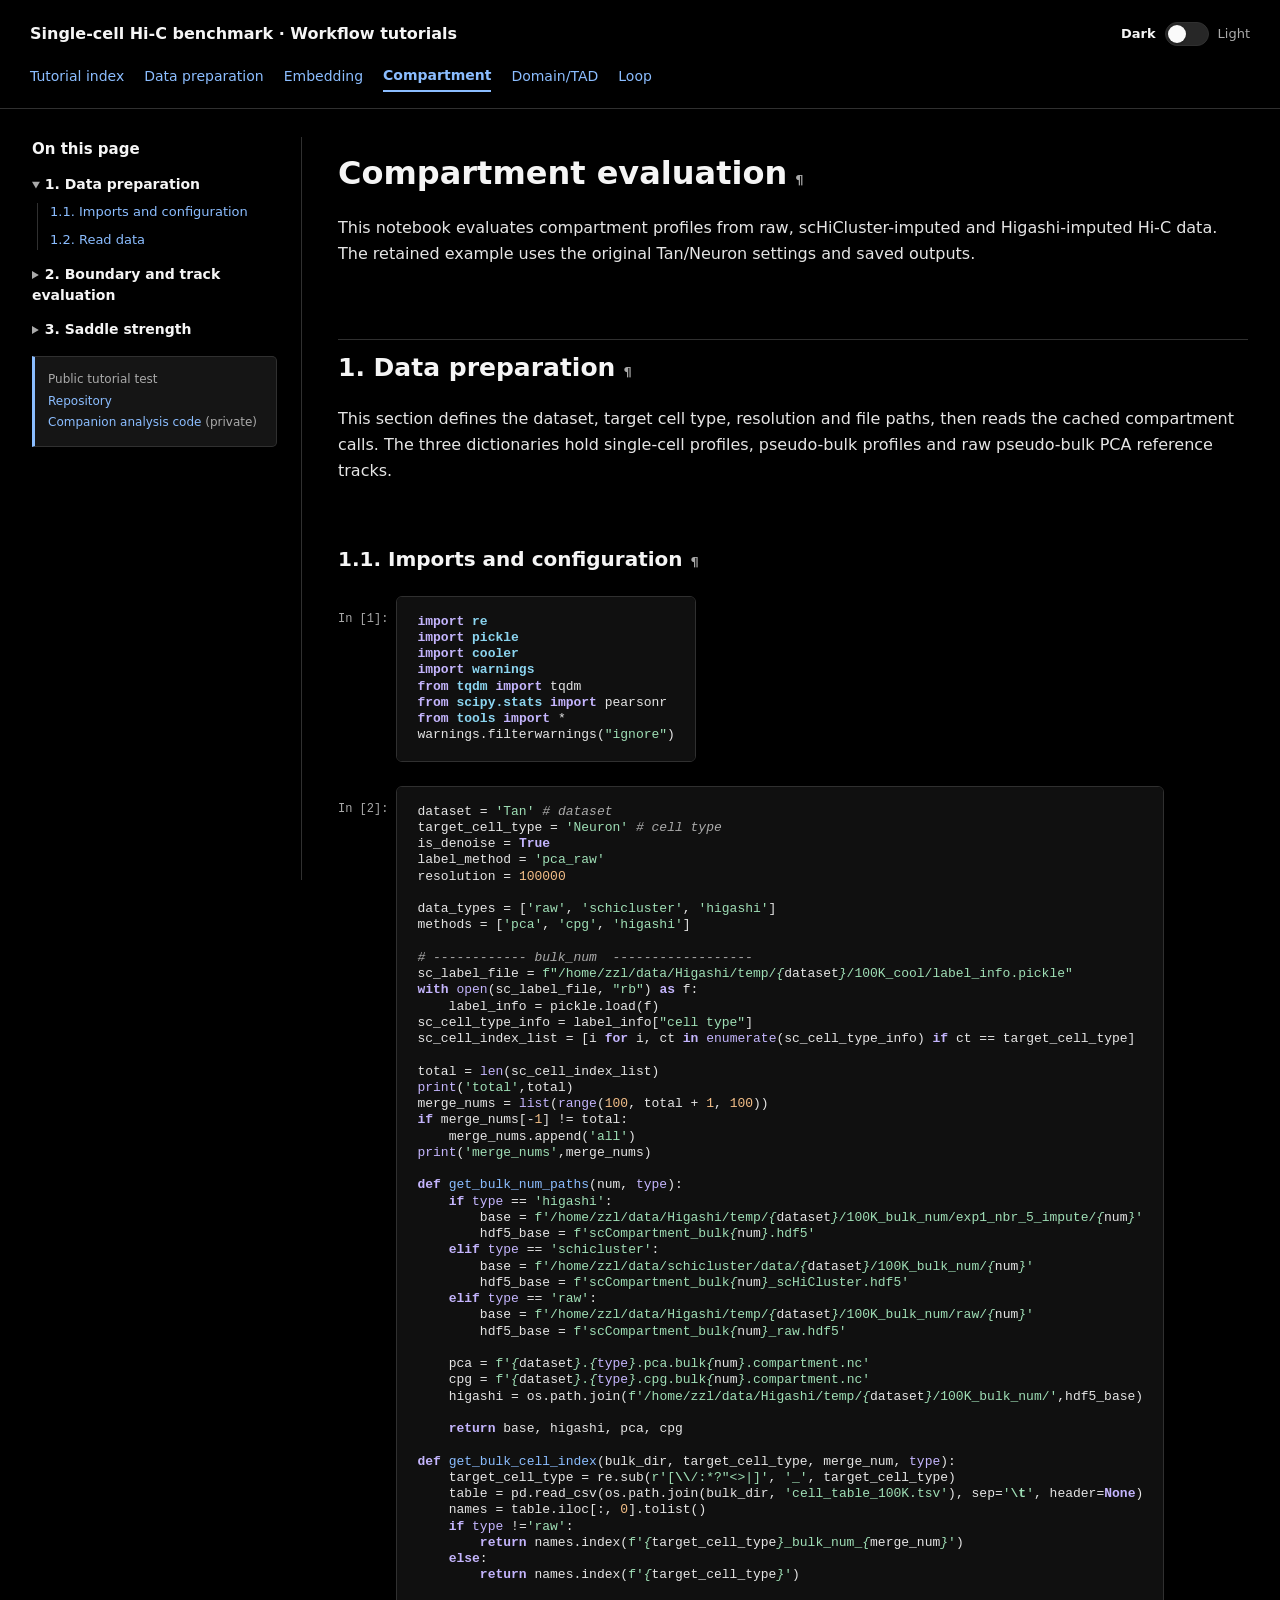
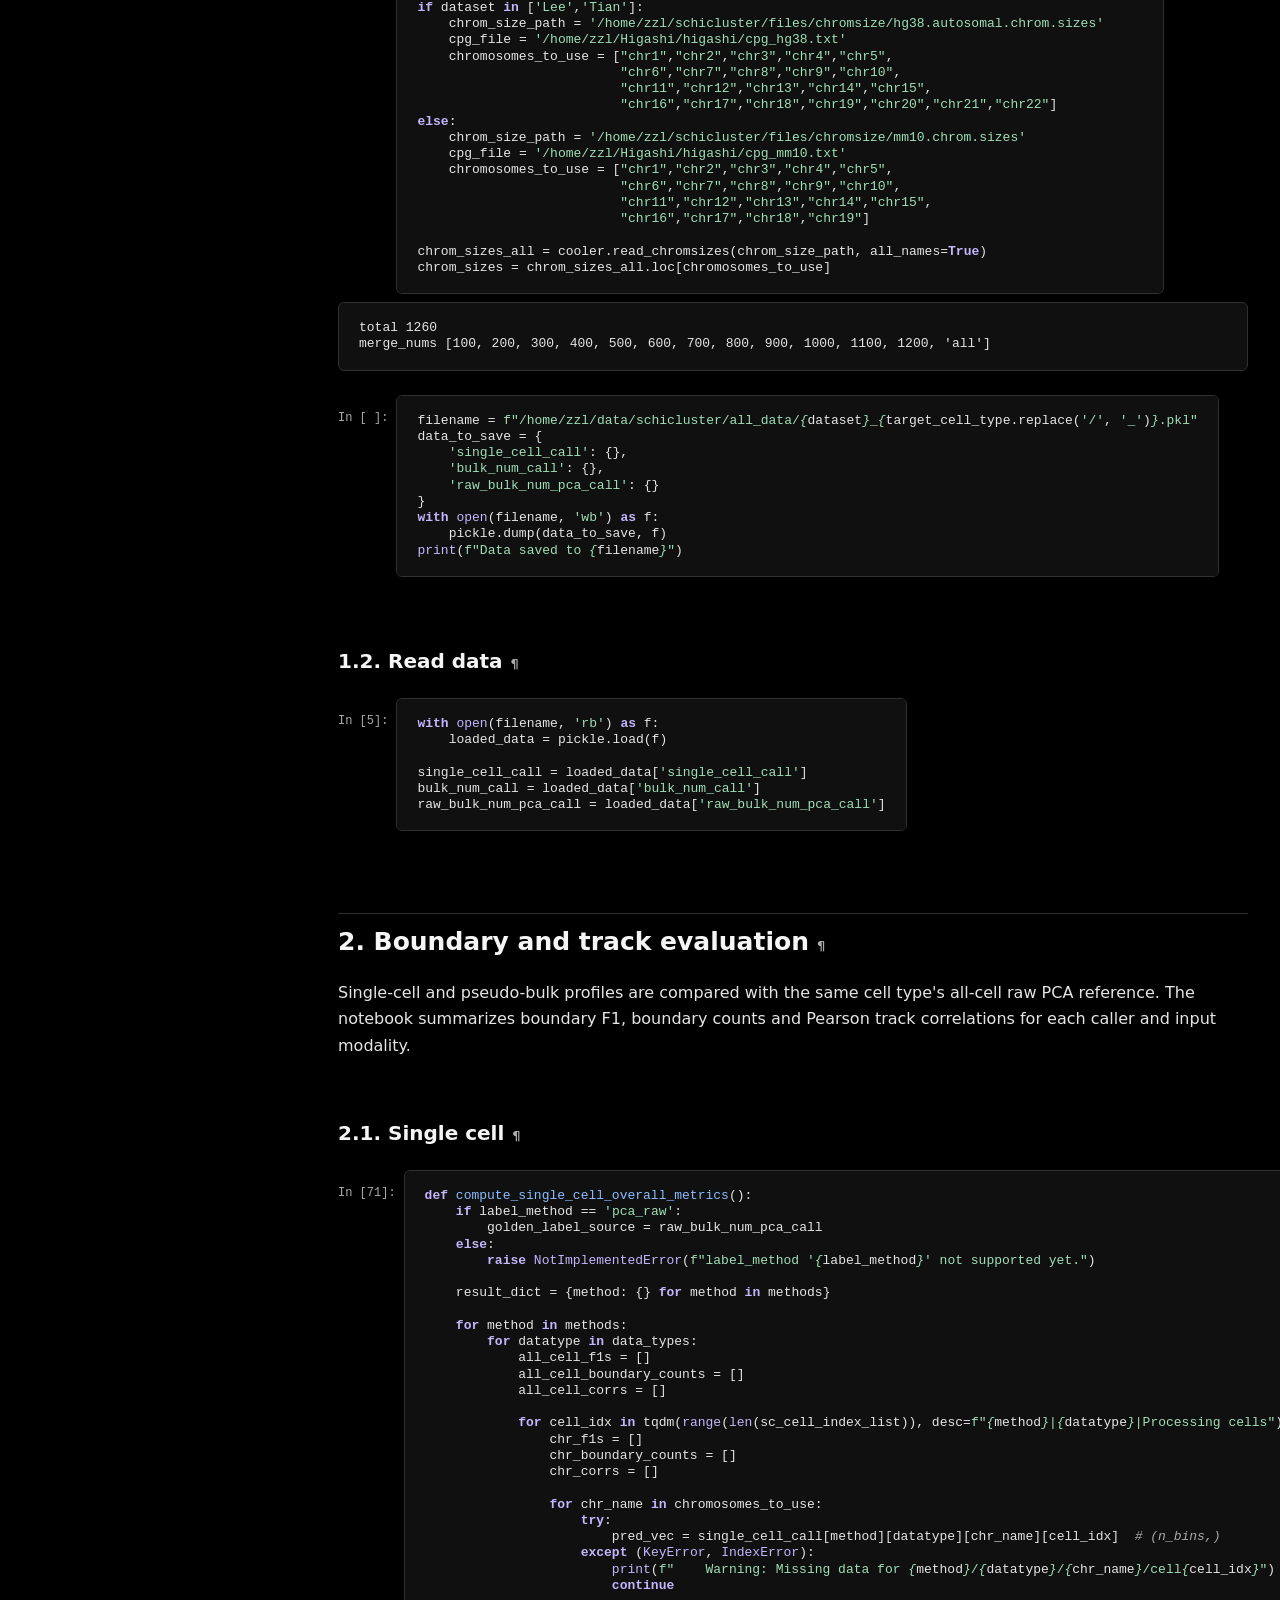
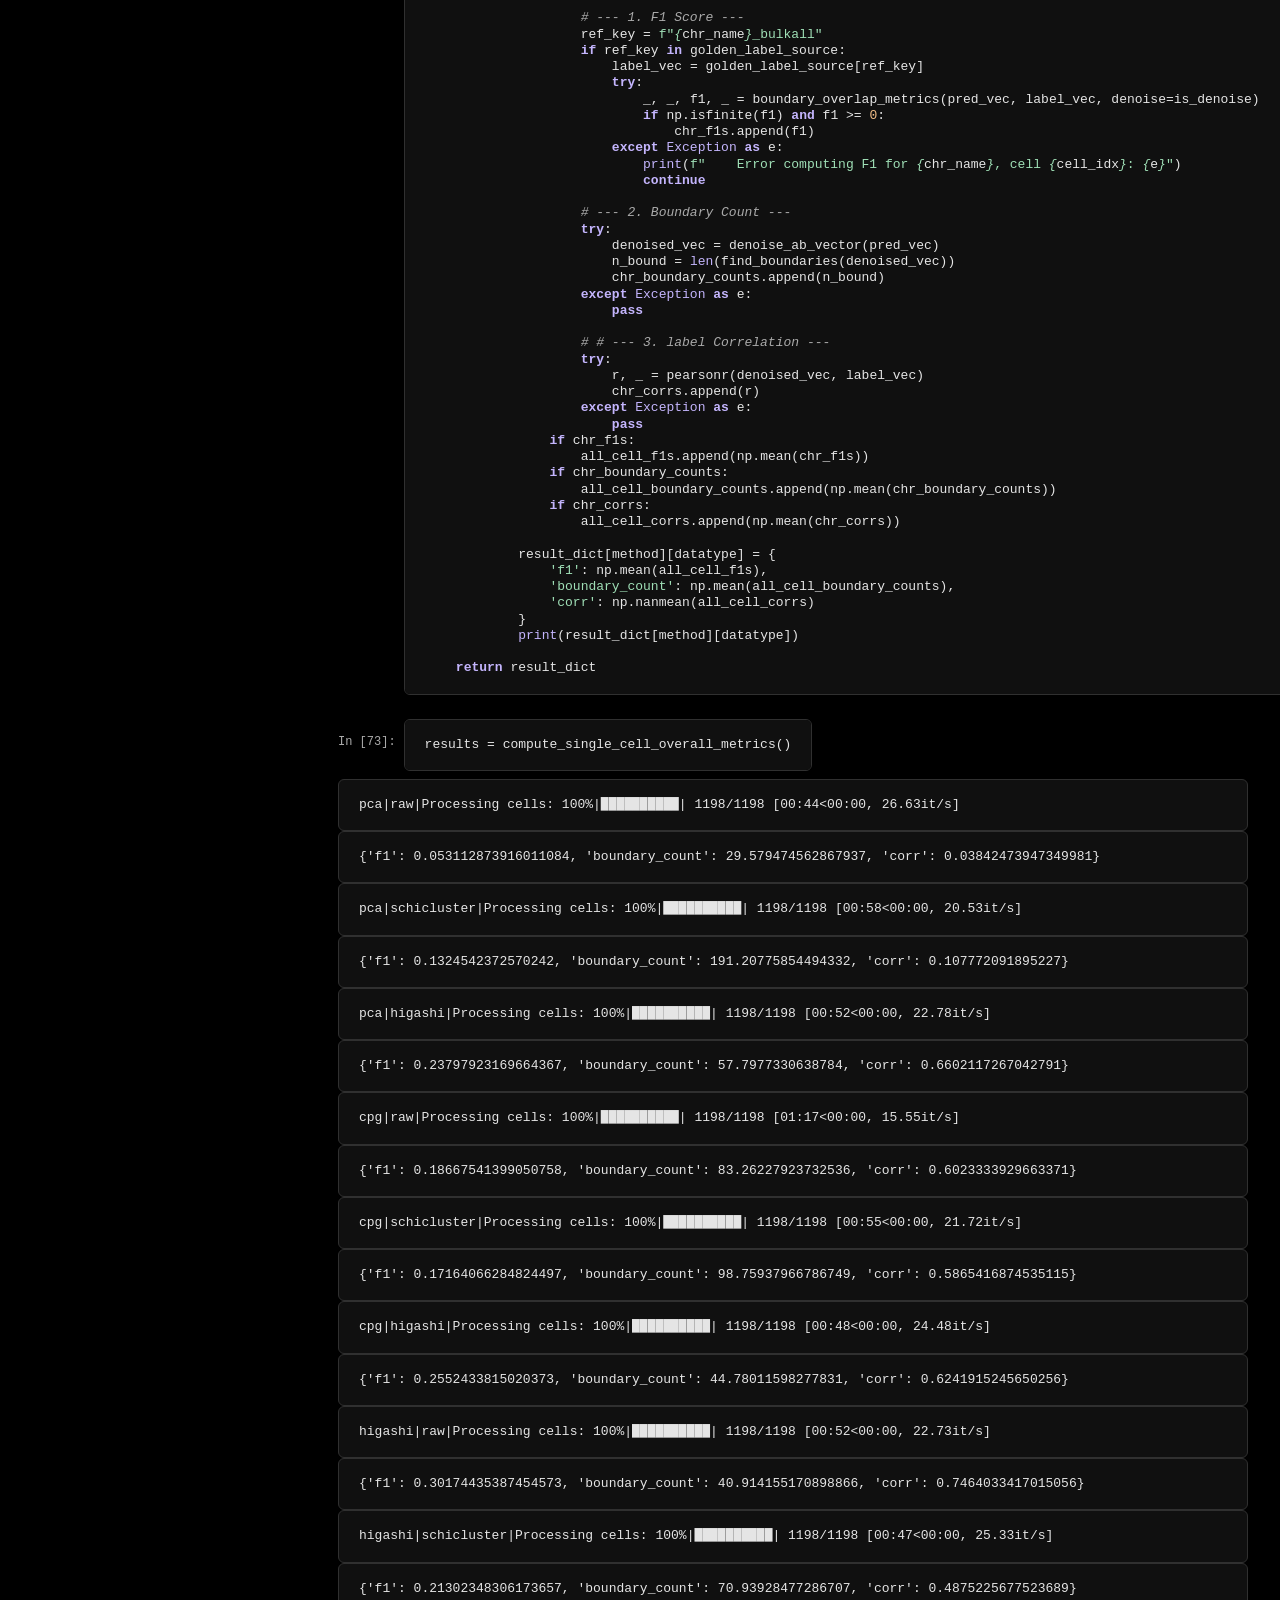
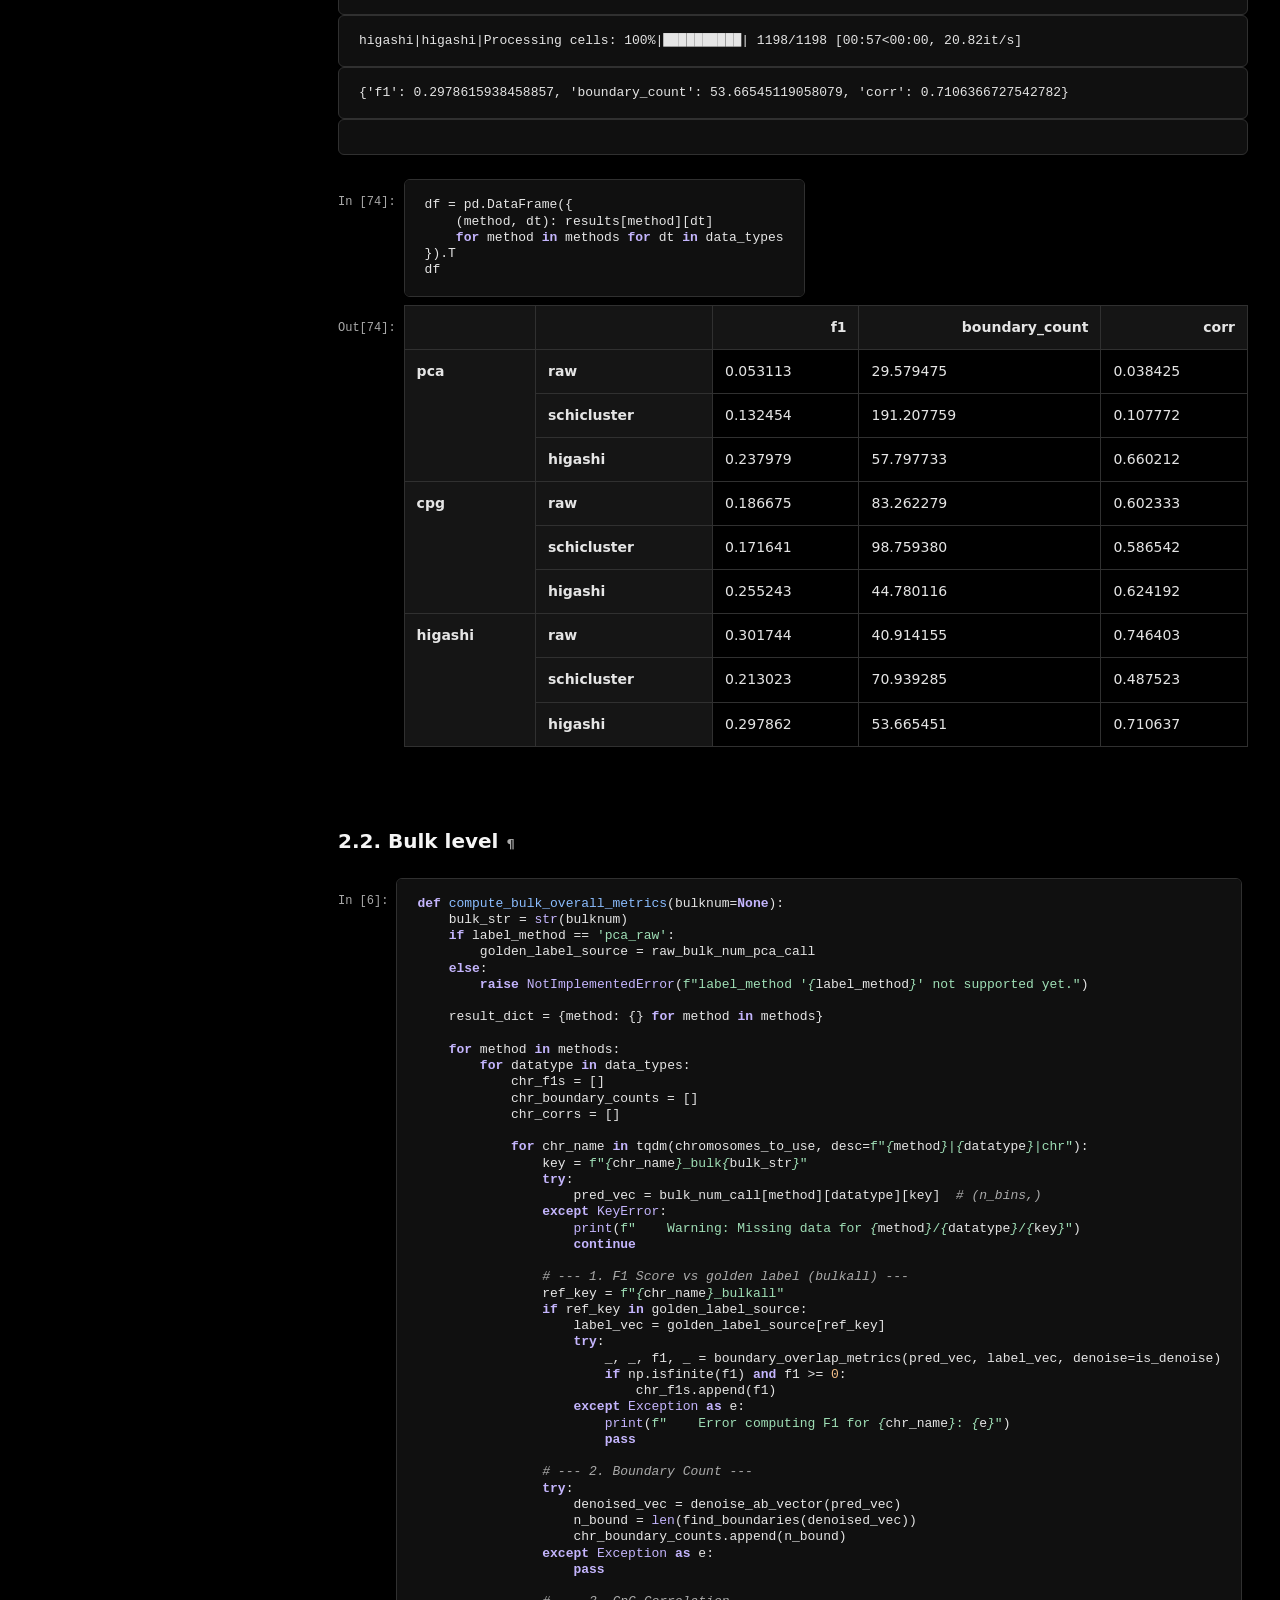
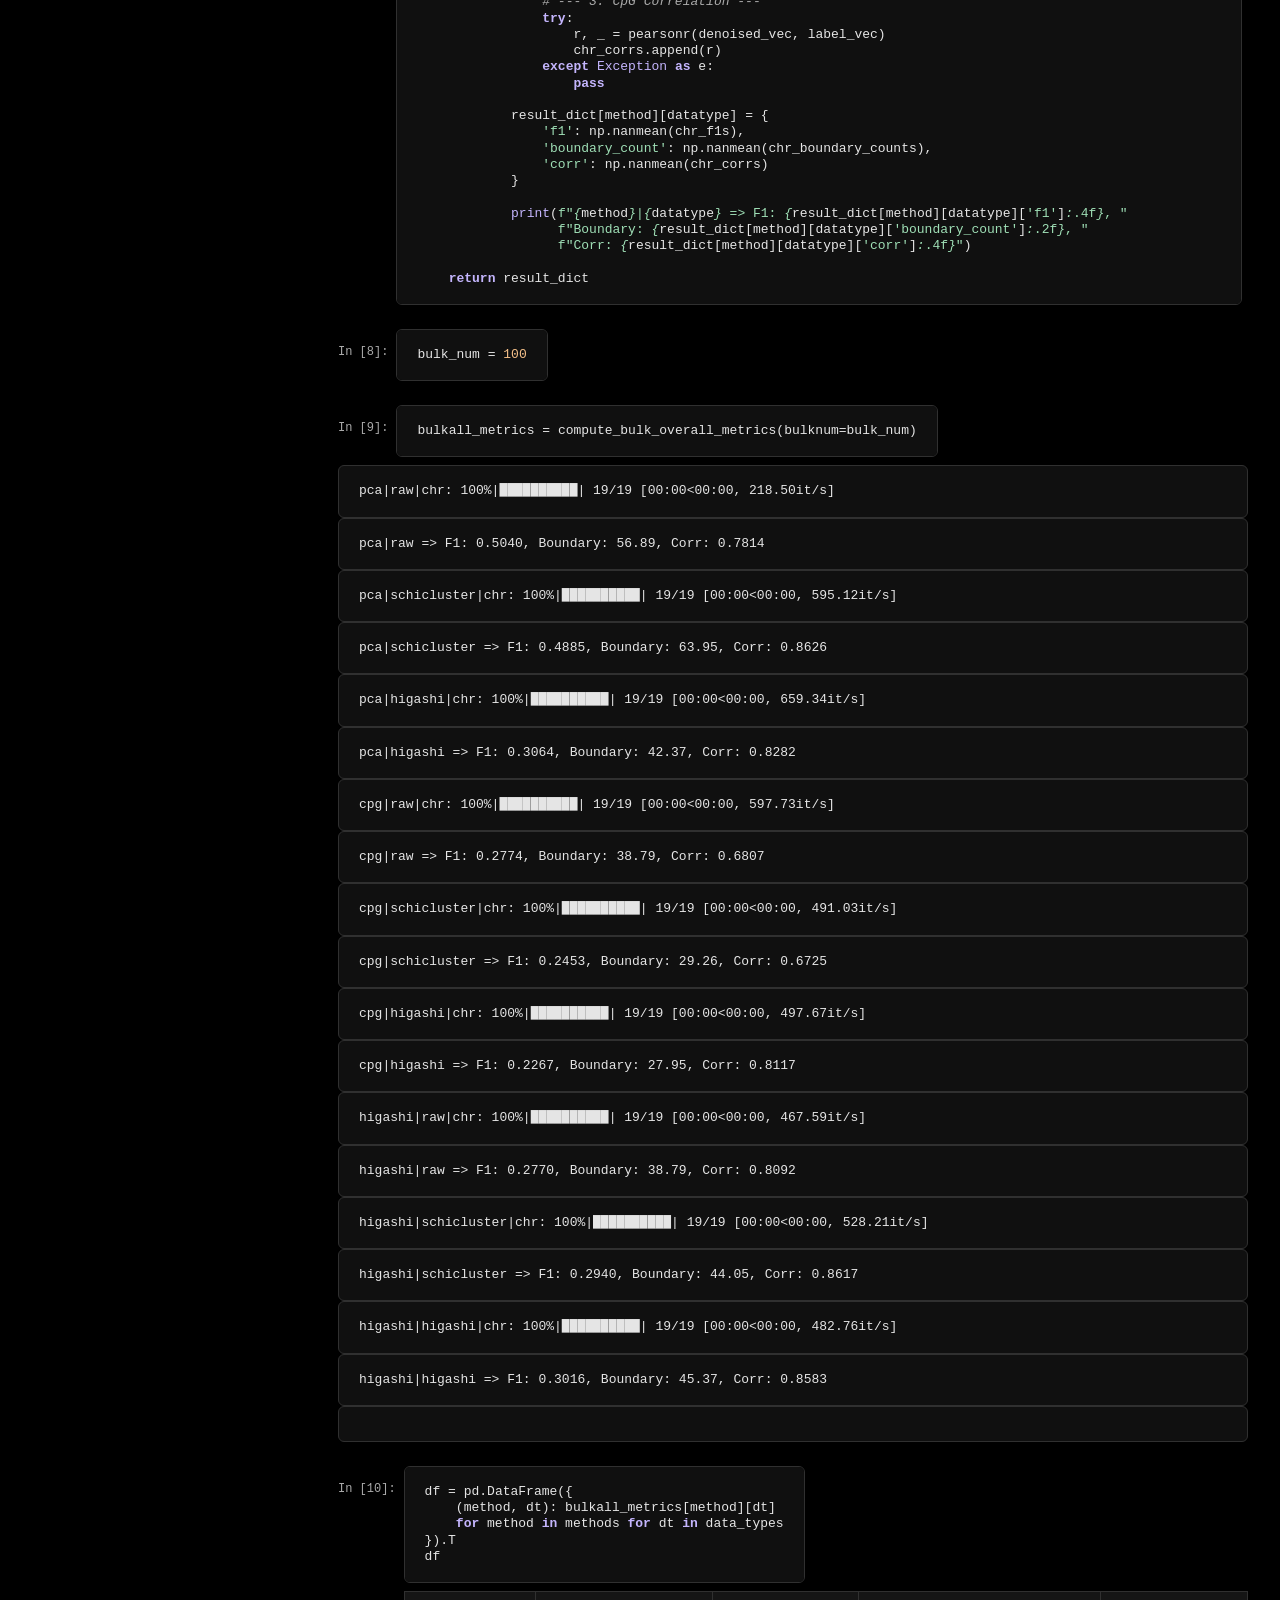
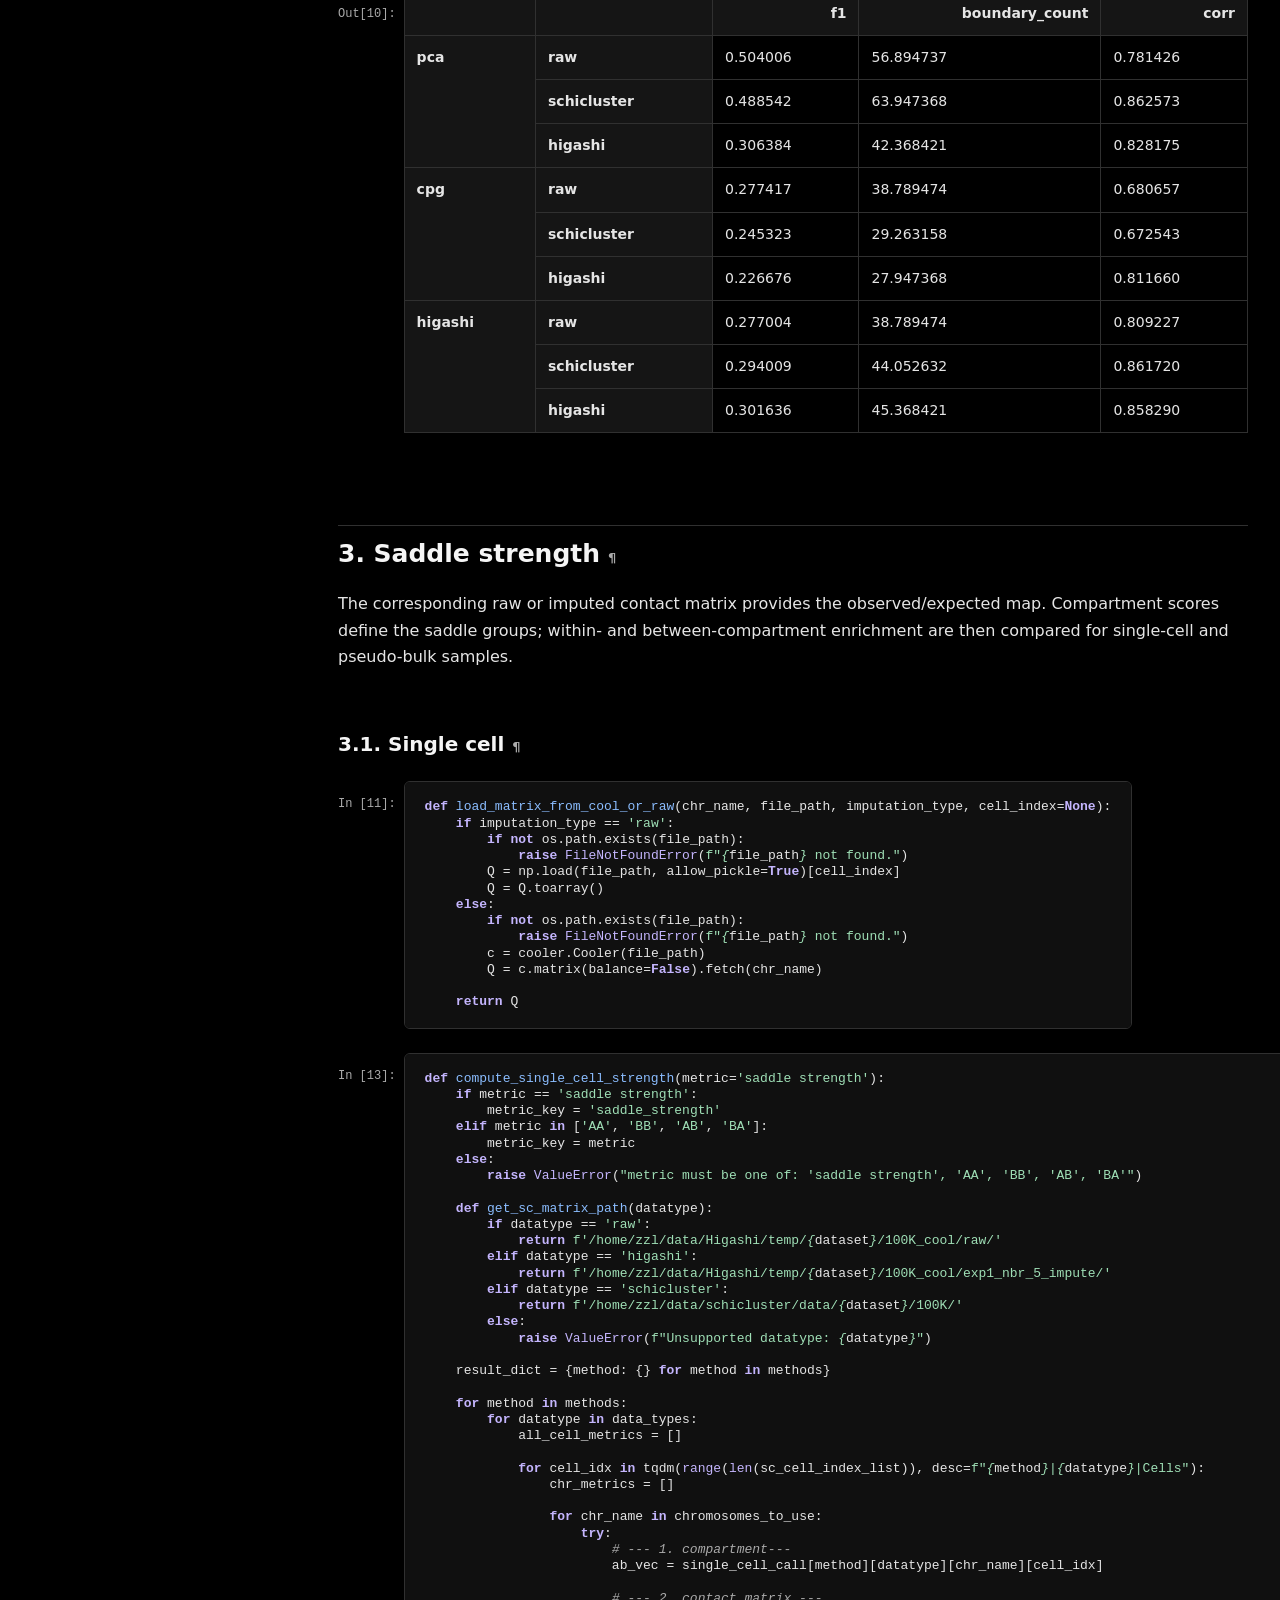
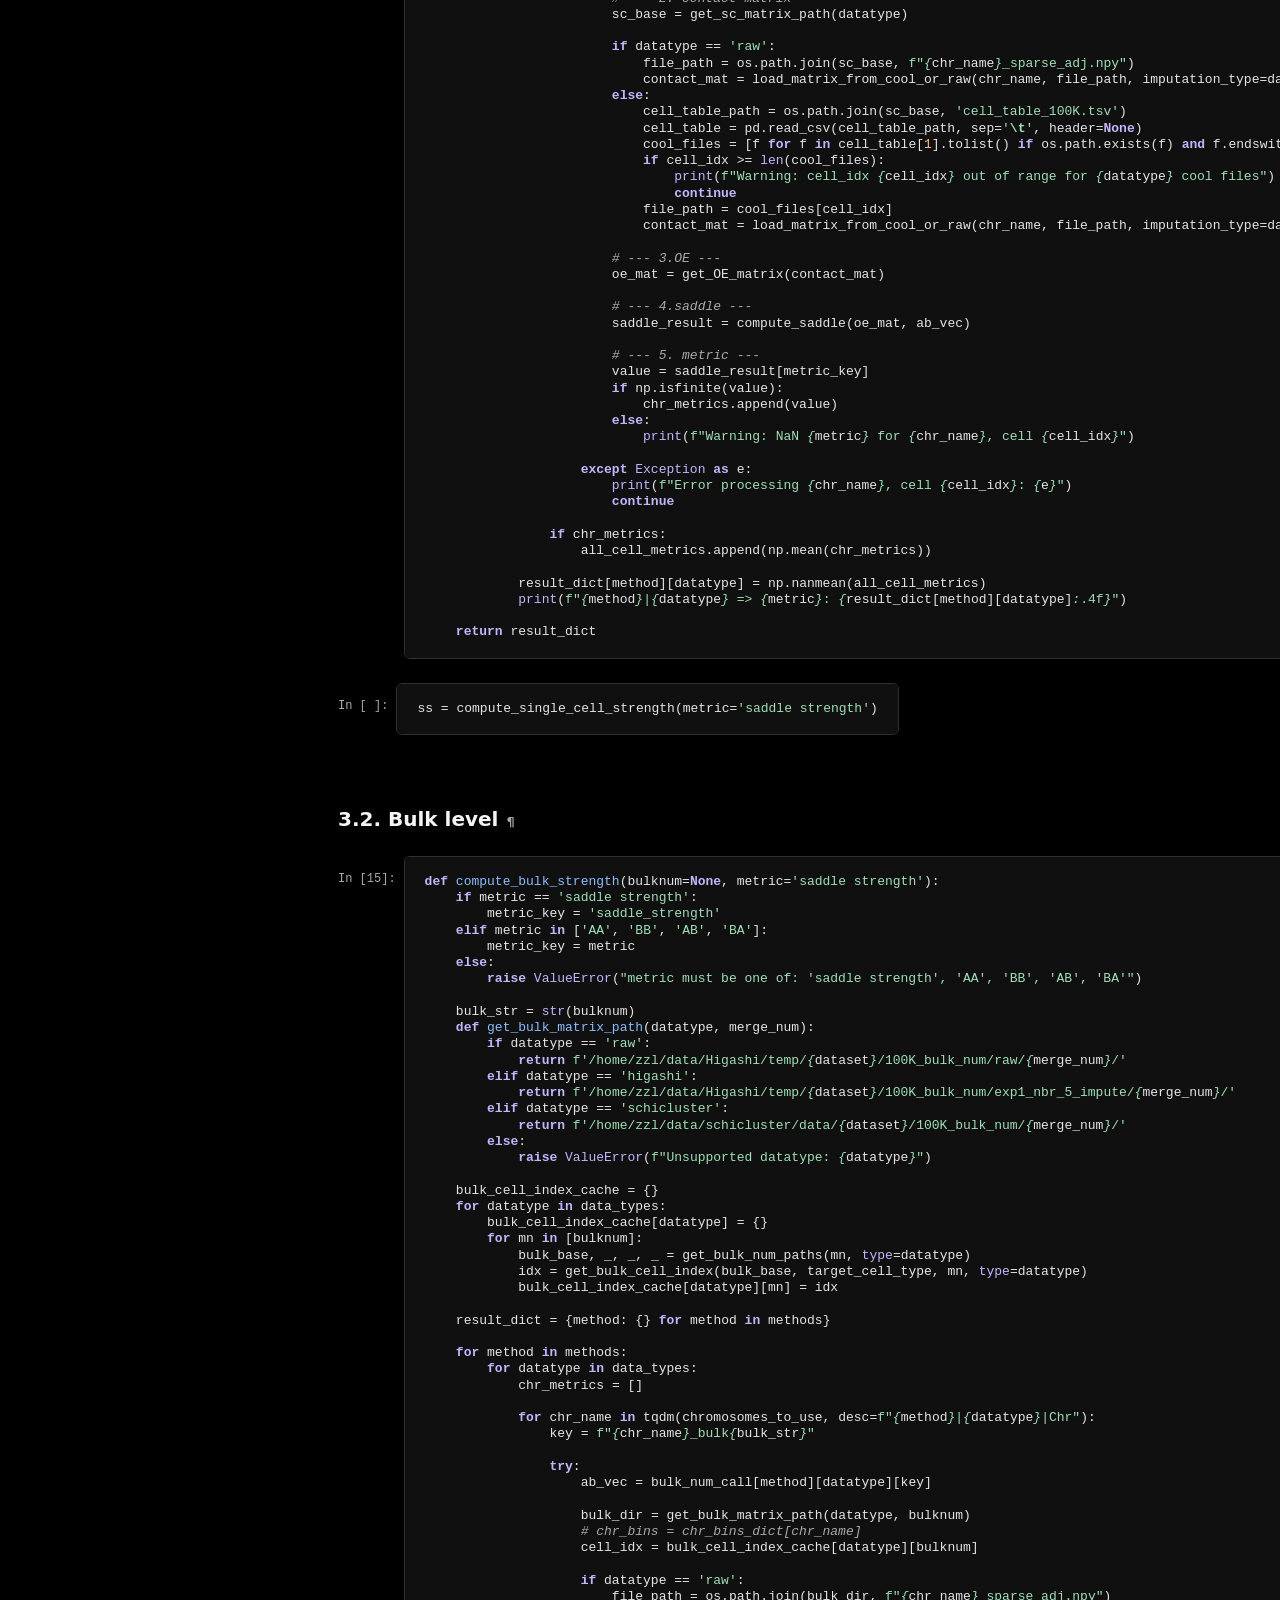
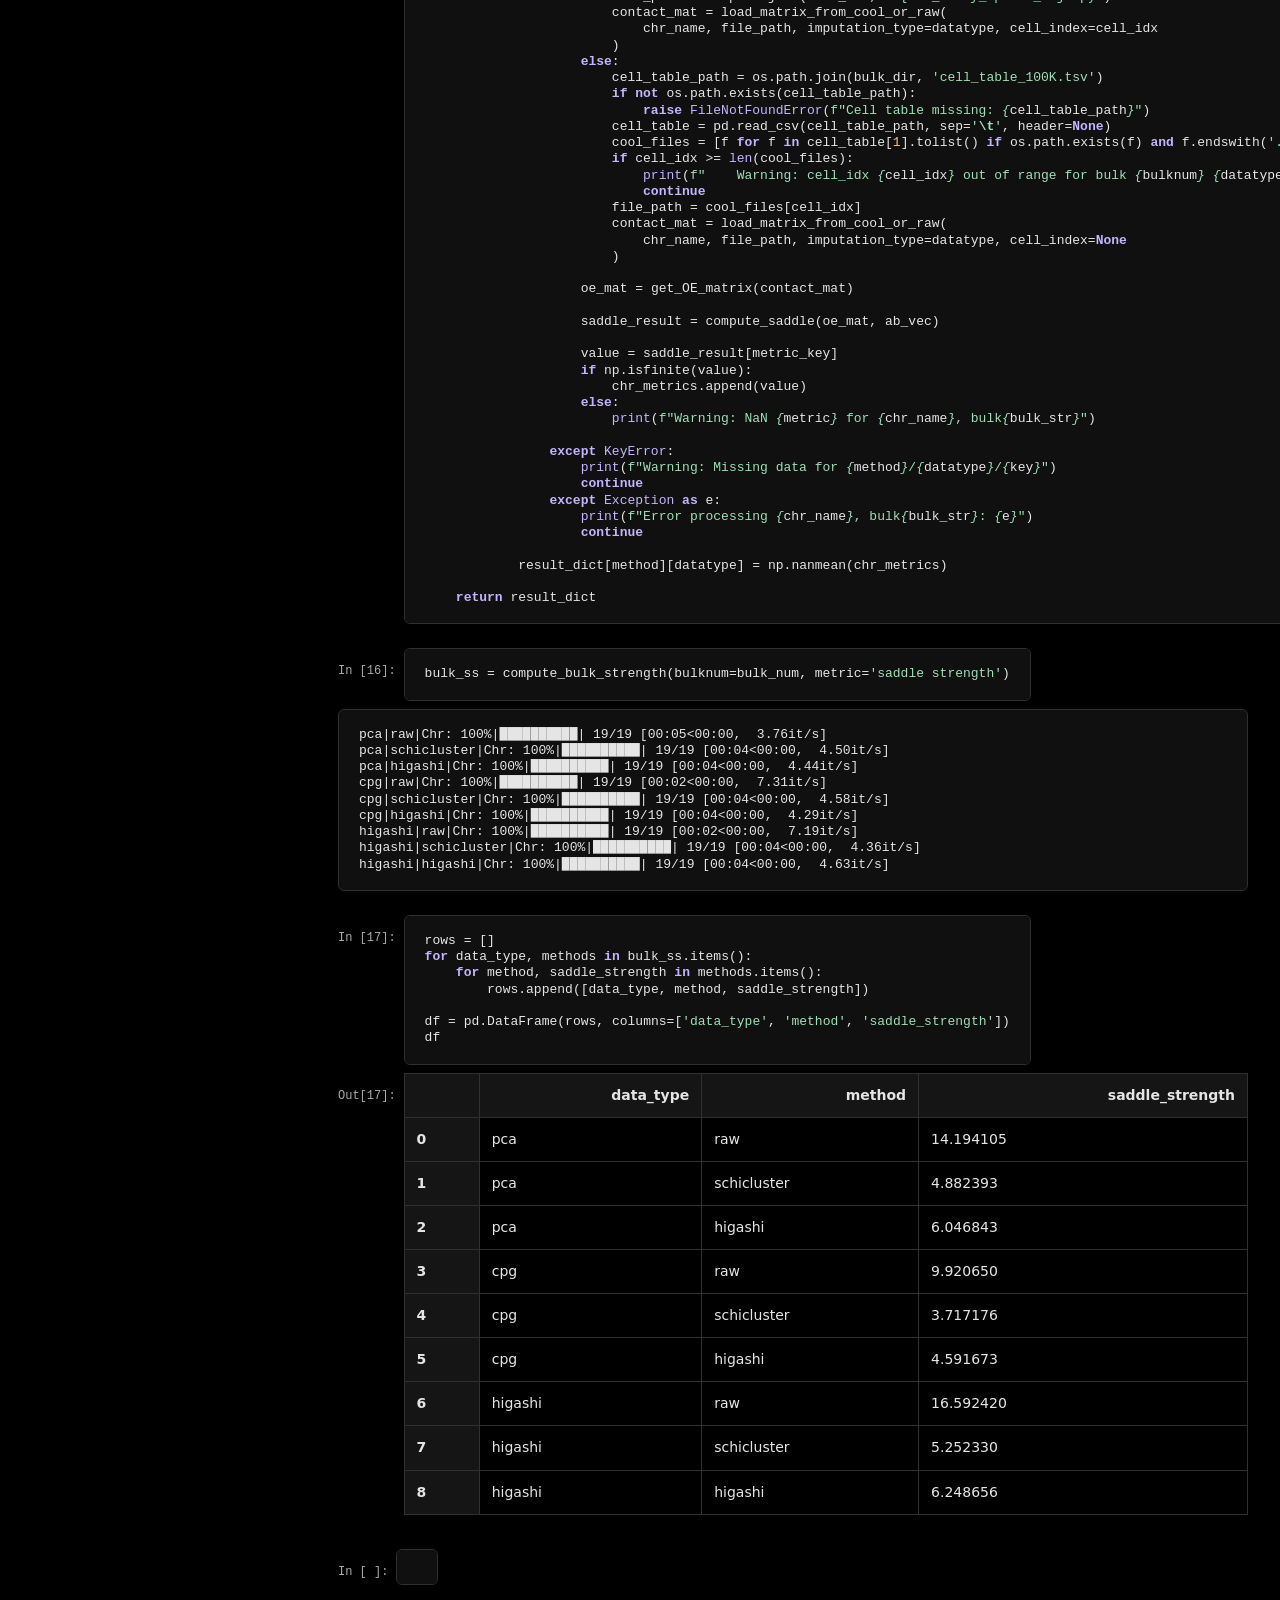
<file: tutorials/compartment.html>
<!DOCTYPE html>

<html data-theme="dark" data-theme-mode="dark" lang="en"><head><meta charset="utf-8"/><meta content="width=device-width,initial-scale=1" name="viewport"/><meta content="dark light" name="color-scheme"/><title>Compartment evaluation · Single-cell Hi-C tutorials</title><style>
*{box-sizing:border-box}body{margin:0;color:#243347;background:#fff;font:16px/1.65 system-ui,-apple-system,"Segoe UI",sans-serif}
.topbar{border-bottom:1px solid #dae2ec;padding:16px 30px;color:#173653}.brand{font-weight:650}.modules{display:flex;gap:8px 20px;flex-wrap:wrap;font-size:14px;margin-top:10px}.modules a{text-decoration:none;padding-bottom:3px}.modules .active{font-weight:700;border-bottom:2px solid #2463a0}
.layout{max-width:1440px;margin:auto;padding:30px;display:grid;grid-template-columns:245px minmax(0,1fr);gap:42px}
nav{position:sticky;top:24px;align-self:start;font-size:14px;border-right:1px solid #e0e6ee;padding-right:18px;max-height:calc(100vh - 48px);overflow:auto}
nav strong{display:block;margin-bottom:10px}nav a{display:block;margin:0 0 10px;text-decoration:none;line-height:1.4}
main{min-width:0;max-width:1040px}h1{font-size:32px;line-height:1.25;margin-top:0}h2{font-size:25px;line-height:1.3;margin-top:42px;padding-top:12px;border-top:1px solid #e6ebf1;scroll-margin-top:18px}
h3{font-size:20px;margin-top:28px}a{color:#2463a0}p{margin:14px 0}pre{padding:17px 20px;border:1px solid #dce4ee;border-radius:6px;background:#f5f7fb;overflow-x:auto;font:13px/1.55 Consolas,monospace}
code{font-family:Consolas,monospace;font-size:.9em}p code,li code,td code{background:#f1f4f8;padding:2px 4px;border-radius:3px;overflow-wrap:anywhere}
.table-wrap{overflow-x:auto;margin:22px 0}table{border-collapse:collapse;width:100%;font-size:14px}th,td{border:1px solid #dce4ee;padding:10px 12px;text-align:left;vertical-align:top}th{background:#eff4fa}
img{max-width:100%;height:auto}.anchor-link{font-size:13px;margin-left:8px;text-decoration:none;color:#8fa6bb}.cell{padding:0}.text_cell_render{padding:0}footer{margin:35px 0;color:#68798b;font-size:13px}
@media(max-width:900px){.layout{grid-template-columns:1fr;padding:20px;gap:20px}nav{position:static;border-right:none;border-bottom:1px solid #dae2ec;padding-bottom:18px;max-height:none}h1{font-size:28px}.topbar{padding:16px 20px}}
pre { line-height: 125%; }
td.linenos .normal { color: #666666; background-color: transparent; padding-left: 5px; padding-right: 5px; }
span.linenos { color: #666666; background-color: transparent; padding-left: 5px; padding-right: 5px; }
td.linenos .special { color: #000000; background-color: #ffffc0; padding-left: 5px; padding-right: 5px; }
span.linenos.special { color: #000000; background-color: #ffffc0; padding-left: 5px; padding-right: 5px; }
.highlight .hll { background-color: #ffffcc }
.highlight { background: #f0f0f0; }
.highlight .c { color: #60A0B0; font-style: italic } /* Comment */
.highlight .err { border: 1px solid #F00 } /* Error */
.highlight .k { color: #007020; font-weight: bold } /* Keyword */
.highlight .o { color: #666 } /* Operator */
.highlight .ch { color: #60A0B0; font-style: italic } /* Comment.Hashbang */
.highlight .cm { color: #60A0B0; font-style: italic } /* Comment.Multiline */
.highlight .cp { color: #007020 } /* Comment.Preproc */
.highlight .cpf { color: #60A0B0; font-style: italic } /* Comment.PreprocFile */
.highlight .c1 { color: #60A0B0; font-style: italic } /* Comment.Single */
.highlight .cs { color: #60A0B0; background-color: #FFF0F0 } /* Comment.Special */
.highlight .gd { color: #A00000 } /* Generic.Deleted */
.highlight .ge { font-style: italic } /* Generic.Emph */
.highlight .ges { font-weight: bold; font-style: italic } /* Generic.EmphStrong */
.highlight .gr { color: #F00 } /* Generic.Error */
.highlight .gh { color: #000080; font-weight: bold } /* Generic.Heading */
.highlight .gi { color: #00A000 } /* Generic.Inserted */
.highlight .go { color: #888 } /* Generic.Output */
.highlight .gp { color: #C65D09; font-weight: bold } /* Generic.Prompt */
.highlight .gs { font-weight: bold } /* Generic.Strong */
.highlight .gu { color: #800080; font-weight: bold } /* Generic.Subheading */
.highlight .gt { color: #04D } /* Generic.Traceback */
.highlight .kc { color: #007020; font-weight: bold } /* Keyword.Constant */
.highlight .kd { color: #007020; font-weight: bold } /* Keyword.Declaration */
.highlight .kn { color: #007020; font-weight: bold } /* Keyword.Namespace */
.highlight .kp { color: #007020 } /* Keyword.Pseudo */
.highlight .kr { color: #007020; font-weight: bold } /* Keyword.Reserved */
.highlight .kt { color: #902000 } /* Keyword.Type */
.highlight .m { color: #40A070 } /* Literal.Number */
.highlight .s { color: #4070A0 } /* Literal.String */
.highlight .na { color: #4070A0 } /* Name.Attribute */
.highlight .nb { color: #007020 } /* Name.Builtin */
.highlight .nc { color: #0E84B5; font-weight: bold } /* Name.Class */
.highlight .no { color: #60ADD5 } /* Name.Constant */
.highlight .nd { color: #555; font-weight: bold } /* Name.Decorator */
.highlight .ni { color: #D55537; font-weight: bold } /* Name.Entity */
.highlight .ne { color: #007020 } /* Name.Exception */
.highlight .nf { color: #06287E } /* Name.Function */
.highlight .nl { color: #002070; font-weight: bold } /* Name.Label */
.highlight .nn { color: #0E84B5; font-weight: bold } /* Name.Namespace */
.highlight .nt { color: #062873; font-weight: bold } /* Name.Tag */
.highlight .nv { color: #BB60D5 } /* Name.Variable */
.highlight .ow { color: #007020; font-weight: bold } /* Operator.Word */
.highlight .w { color: #BBB } /* Text.Whitespace */
.highlight .mb { color: #40A070 } /* Literal.Number.Bin */
.highlight .mf { color: #40A070 } /* Literal.Number.Float */
.highlight .mh { color: #40A070 } /* Literal.Number.Hex */
.highlight .mi { color: #40A070 } /* Literal.Number.Integer */
.highlight .mo { color: #40A070 } /* Literal.Number.Oct */
.highlight .sa { color: #4070A0 } /* Literal.String.Affix */
.highlight .sb { color: #4070A0 } /* Literal.String.Backtick */
.highlight .sc { color: #4070A0 } /* Literal.String.Char */
.highlight .dl { color: #4070A0 } /* Literal.String.Delimiter */
.highlight .sd { color: #4070A0; font-style: italic } /* Literal.String.Doc */
.highlight .s2 { color: #4070A0 } /* Literal.String.Double */
.highlight .se { color: #4070A0; font-weight: bold } /* Literal.String.Escape */
.highlight .sh { color: #4070A0 } /* Literal.String.Heredoc */
.highlight .si { color: #70A0D0; font-style: italic } /* Literal.String.Interpol */
.highlight .sx { color: #C65D09 } /* Literal.String.Other */
.highlight .sr { color: #235388 } /* Literal.String.Regex */
.highlight .s1 { color: #4070A0 } /* Literal.String.Single */
.highlight .ss { color: #517918 } /* Literal.String.Symbol */
.highlight .bp { color: #007020 } /* Name.Builtin.Pseudo */
.highlight .fm { color: #06287E } /* Name.Function.Magic */
.highlight .vc { color: #BB60D5 } /* Name.Variable.Class */
.highlight .vg { color: #BB60D5 } /* Name.Variable.Global */
.highlight .vi { color: #BB60D5 } /* Name.Variable.Instance */
.highlight .vm { color: #BB60D5 } /* Name.Variable.Magic */
.highlight .il { color: #40A070 } /* Literal.Number.Integer.Long */
.edition-note{font-size:14px;padding:10px 14px;background:#eff4fa;border-left:3px solid #2463a0;margin:0 0 25px;color:#40566d}

/* Two-level page headings and grouped navigation. */
nav .toc-group{margin:0 0 14px}
nav .toc-group summary{cursor:pointer;color:#173653;font-weight:650;line-height:1.45}
nav .toc-group summary::marker{color:#6e839b;font-size:12px}
nav .toc-group summary a{display:inline;margin:0;color:inherit;font-weight:inherit}
nav .toc-group[open] summary{margin-bottom:9px}
nav .toc-subsections{padding-left:12px;margin-left:5px;border-left:1px solid #dce4ee}
nav .toc-subsections a{font-size:13px;line-height:1.45;margin-bottom:9px}
h3{scroll-margin-top:18px}
.method-title{font-size:18px;font-weight:650;line-height:1.4;margin:26px 0 12px;scroll-margin-top:18px}
</style><link data-tutorial-theme="system" href="../assets/theme.css?v=c4c3e50df51a" rel="stylesheet"/><script data-tutorial-theme-script="true" src="../assets/theme.js?v=5e6405cc1496"></script><style id="native-notebook-layout">
/* Native notebook inputs and saved outputs. */
.code_cell{margin:18px 0 24px;min-width:0}
.code_cell .input,.output_area{display:flex;align-items:flex-start;min-width:0}
.code_cell .input_area{flex:1;min-width:0;overflow:hidden;border:1px solid var(--border,#dce4ee);border-radius:6px;background:var(--code-bg,#f5f7fb)}
.code_cell .input_area pre{margin:0;border:0;border-radius:0;white-space:pre}
.code_cell .input_area .highlight{margin:0}
.input_prompt,.output_prompt{flex:0 0 58px;box-sizing:border-box;padding:14px 8px 2px 0;text-align:right;font:12px/1.5 Consolas,monospace;color:var(--muted,#68798b)}
.output_wrapper{margin-top:8px;min-width:0}
.output_area .output_subarea{flex:1;min-width:0;overflow-x:auto}
.output_text pre{margin:0;white-space:pre-wrap;overflow-wrap:anywhere}
.output_html table{margin:0 0 10px}
.output_area:empty{display:none}
.ansi-bold{font-weight:700}.ansi-italic{font-style:italic}
.ansi-red-fg,.ansi-red-intense-fg{color:var(--syntax-error,#b42318)}
.ansi-green-fg,.ansi-green-intense-fg{color:var(--syntax-string,#315f90)}
.ansi-yellow-fg,.ansi-yellow-intense-fg{color:var(--syntax-prompt,#8a4300)}
.ansi-blue-fg,.ansi-blue-intense-fg{color:var(--link,#2463a0)}
@media(max-width:600px){.input_prompt,.output_prompt{flex-basis:42px;font-size:10px;padding-right:5px}.code_cell .input_area pre{padding:12px}}
</style><link href="../assets/sidebar.css?v=e2e23b9b0a79" rel="stylesheet"/><script defer="" src="../assets/sidebar.js?v=3472117f370d"></script></head><body><header class="topbar"><div class="topbar-heading"><button aria-controls="tutorial-sidebar" aria-expanded="false" aria-label="Open contents" class="sidebar-toggle" id="sidebar-toggle" type="button">Contents</button><div class="brand">Single-cell Hi-C benchmark · Workflow tutorials</div><div aria-label="Color mode" class="theme-switcher" hidden="" role="group">
<span class="theme-option" data-theme-value="dark">Dark</span>
<button aria-checked="false" aria-label="Light mode" class="theme-switch" id="theme-toggle" role="switch" title="Switch to light mode" type="button">
<span aria-hidden="true" class="theme-switch-track"><span class="theme-switch-thumb"></span></span>
</button>
<span class="theme-option" data-theme-value="light">Light</span>
</div></div><div aria-label="Tutorials" class="modules" role="navigation"><a class="" href="../index.html">Tutorial index</a><a class="" href="data_preparation.html">Data preparation</a><a class="" href="embedding.html">Embedding</a><a aria-current="page" class="active" href="compartment.html">Compartment</a><a class="" href="tad.html">Domain/TAD</a><a class="" href="loop.html">Loop</a></div></header><div class="layout"><nav aria-label="On this page" class="tutorial-sidebar" id="tutorial-sidebar"><div class="sidebar-heading"><strong>On this page</strong><button aria-label="Close contents" class="sidebar-close" id="sidebar-close" type="button">×</button></div><div class="sidebar-scroll"><div class="page-toc"><details class="toc-group" name="page-sections" open=""><summary><a href="#1.-Data-preparation">1. Data preparation</a></summary><div class="toc-subsections"><a href="#1.1.-Imports-and-configuration">1.1. Imports and configuration</a><a href="#1.2.-Read-data">1.2. Read data</a></div></details><details class="toc-group" name="page-sections"><summary><a href="#2.-Boundary-and-track-evaluation">2. Boundary and track evaluation</a></summary><div class="toc-subsections"><a href="#2.1.-Single-cell">2.1. Single cell</a><a href="#2.2.-Bulk-level">2.2. Bulk level</a></div></details><details class="toc-group" name="page-sections"><summary><a href="#3.-Saddle-strength">3. Saddle strength</a></summary><div class="toc-subsections"><a href="#3.1.-Single-cell">3.1. Single cell</a><a href="#3.2.-Bulk-level">3.2. Bulk level</a></div></details></div><p class="edition-note sidebar-info" id="project-links">Public tutorial test<br/><a href="https://github.com/rawandy2001-design/benchmark-tutorials">Repository</a><br/><a href="https://github.com/rawandy2001-design/benchmark">Companion analysis code</a> (private)</p></div></nav><main><div class="cell border-box-sizing text_cell rendered" id="cell-id=compartment-source-00"><div class="prompt input_prompt">
</div><div class="inner_cell">
<div class="text_cell_render border-box-sizing rendered_html">
<h1 id="Compartment-evaluation">Compartment evaluation<a class="anchor-link" href="#Compartment-evaluation">¶</a></h1>
<p class="section-description">This notebook evaluates compartment profiles from raw, scHiCluster-imputed and Higashi-imputed Hi-C data. The retained example uses the original Tan/Neuron settings and saved outputs.</p></div>
</div>
</div><div class="cell border-box-sizing text_cell rendered" id="cell-id=compartment-source-01"><div class="prompt input_prompt">
</div><div class="inner_cell">
<div class="text_cell_render border-box-sizing rendered_html">
<h2 id="1.-Data-preparation">1. Data preparation<a class="anchor-link" href="#1.-Data-preparation">¶</a></h2>
<p class="section-description">This section defines the dataset, target cell type, resolution and file paths, then reads the cached compartment calls. The three dictionaries hold single-cell profiles, pseudo-bulk profiles and raw pseudo-bulk PCA reference tracks.</p></div>
</div>
</div><div class="cell border-box-sizing text_cell rendered" id="cell-id=compartment-source-02"><div class="prompt input_prompt">
</div><div class="inner_cell">
<div class="text_cell_render border-box-sizing rendered_html">
<h3 id="1.1.-Imports-and-configuration">1.1. Imports and configuration<a class="anchor-link" href="#1.1.-Imports-and-configuration">¶</a></h3>
</div>
</div>
</div><div class="cell border-box-sizing code_cell rendered" id="cell-id=compartment-source-03">
<div class="input">
<div class="prompt input_prompt">In [1]:</div>
<div class="inner_cell">
<div class="input_area">
<div class="highlight hl-ipython2"><pre><span></span><span class="kn">import</span><span class="w"> </span><span class="nn">re</span>
<span class="kn">import</span><span class="w"> </span><span class="nn">pickle</span>
<span class="kn">import</span><span class="w"> </span><span class="nn">cooler</span>
<span class="kn">import</span><span class="w"> </span><span class="nn">warnings</span>
<span class="kn">from</span><span class="w"> </span><span class="nn">tqdm</span><span class="w"> </span><span class="kn">import</span> <span class="n">tqdm</span>
<span class="kn">from</span><span class="w"> </span><span class="nn">scipy.stats</span><span class="w"> </span><span class="kn">import</span> <span class="n">pearsonr</span>
<span class="kn">from</span><span class="w"> </span><span class="nn">tools</span><span class="w"> </span><span class="kn">import</span> <span class="o">*</span>
<span class="n">warnings</span><span class="o">.</span><span class="n">filterwarnings</span><span class="p">(</span><span class="s2">"ignore"</span><span class="p">)</span>
</pre></div>
</div>
</div>
</div>
</div><div class="cell border-box-sizing code_cell rendered" id="cell-id=compartment-source-04">
<div class="input">
<div class="prompt input_prompt">In [2]:</div>
<div class="inner_cell">
<div class="input_area">
<div class="highlight hl-ipython2"><pre><span></span><span class="n">dataset</span> <span class="o">=</span> <span class="s1">'Tan'</span> <span class="c1"># dataset</span>
<span class="n">target_cell_type</span> <span class="o">=</span> <span class="s1">'Neuron'</span> <span class="c1"># cell type</span>
<span class="n">is_denoise</span> <span class="o">=</span> <span class="kc">True</span>
<span class="n">label_method</span> <span class="o">=</span> <span class="s1">'pca_raw'</span>
<span class="n">resolution</span> <span class="o">=</span> <span class="mi">100000</span>

<span class="n">data_types</span> <span class="o">=</span> <span class="p">[</span><span class="s1">'raw'</span><span class="p">,</span> <span class="s1">'schicluster'</span><span class="p">,</span> <span class="s1">'higashi'</span><span class="p">]</span>
<span class="n">methods</span> <span class="o">=</span> <span class="p">[</span><span class="s1">'pca'</span><span class="p">,</span> <span class="s1">'cpg'</span><span class="p">,</span> <span class="s1">'higashi'</span><span class="p">]</span>

<span class="c1"># ------------ bulk_num  ------------------</span>
<span class="n">sc_label_file</span> <span class="o">=</span> <span class="sa">f</span><span class="s2">"/home/zzl/data/Higashi/temp/</span><span class="si">{</span><span class="n">dataset</span><span class="si">}</span><span class="s2">/100K_cool/label_info.pickle"</span>
<span class="k">with</span> <span class="nb">open</span><span class="p">(</span><span class="n">sc_label_file</span><span class="p">,</span> <span class="s2">"rb"</span><span class="p">)</span> <span class="k">as</span> <span class="n">f</span><span class="p">:</span>
    <span class="n">label_info</span> <span class="o">=</span> <span class="n">pickle</span><span class="o">.</span><span class="n">load</span><span class="p">(</span><span class="n">f</span><span class="p">)</span>
<span class="n">sc_cell_type_info</span> <span class="o">=</span> <span class="n">label_info</span><span class="p">[</span><span class="s2">"cell type"</span><span class="p">]</span>
<span class="n">sc_cell_index_list</span> <span class="o">=</span> <span class="p">[</span><span class="n">i</span> <span class="k">for</span> <span class="n">i</span><span class="p">,</span> <span class="n">ct</span> <span class="ow">in</span> <span class="nb">enumerate</span><span class="p">(</span><span class="n">sc_cell_type_info</span><span class="p">)</span> <span class="k">if</span> <span class="n">ct</span> <span class="o">==</span> <span class="n">target_cell_type</span><span class="p">]</span>

<span class="n">total</span> <span class="o">=</span> <span class="nb">len</span><span class="p">(</span><span class="n">sc_cell_index_list</span><span class="p">)</span>
<span class="nb">print</span><span class="p">(</span><span class="s1">'total'</span><span class="p">,</span><span class="n">total</span><span class="p">)</span>
<span class="n">merge_nums</span> <span class="o">=</span> <span class="nb">list</span><span class="p">(</span><span class="nb">range</span><span class="p">(</span><span class="mi">100</span><span class="p">,</span> <span class="n">total</span> <span class="o">+</span> <span class="mi">1</span><span class="p">,</span> <span class="mi">100</span><span class="p">))</span>
<span class="k">if</span> <span class="n">merge_nums</span><span class="p">[</span><span class="o">-</span><span class="mi">1</span><span class="p">]</span> <span class="o">!=</span> <span class="n">total</span><span class="p">:</span>
    <span class="n">merge_nums</span><span class="o">.</span><span class="n">append</span><span class="p">(</span><span class="s1">'all'</span><span class="p">)</span>
<span class="nb">print</span><span class="p">(</span><span class="s1">'merge_nums'</span><span class="p">,</span><span class="n">merge_nums</span><span class="p">)</span>

<span class="k">def</span><span class="w"> </span><span class="nf">get_bulk_num_paths</span><span class="p">(</span><span class="n">num</span><span class="p">,</span> <span class="nb">type</span><span class="p">):</span>
    <span class="k">if</span> <span class="nb">type</span> <span class="o">==</span> <span class="s1">'higashi'</span><span class="p">:</span>
        <span class="n">base</span> <span class="o">=</span> <span class="sa">f</span><span class="s1">'/home/zzl/data/Higashi/temp/</span><span class="si">{</span><span class="n">dataset</span><span class="si">}</span><span class="s1">/100K_bulk_num/exp1_nbr_5_impute/</span><span class="si">{</span><span class="n">num</span><span class="si">}</span><span class="s1">'</span>
        <span class="n">hdf5_base</span> <span class="o">=</span> <span class="sa">f</span><span class="s1">'scCompartment_bulk</span><span class="si">{</span><span class="n">num</span><span class="si">}</span><span class="s1">.hdf5'</span>
    <span class="k">elif</span> <span class="nb">type</span> <span class="o">==</span> <span class="s1">'schicluster'</span><span class="p">:</span>
        <span class="n">base</span> <span class="o">=</span> <span class="sa">f</span><span class="s1">'/home/zzl/data/schicluster/data/</span><span class="si">{</span><span class="n">dataset</span><span class="si">}</span><span class="s1">/100K_bulk_num/</span><span class="si">{</span><span class="n">num</span><span class="si">}</span><span class="s1">'</span>
        <span class="n">hdf5_base</span> <span class="o">=</span> <span class="sa">f</span><span class="s1">'scCompartment_bulk</span><span class="si">{</span><span class="n">num</span><span class="si">}</span><span class="s1">_scHiCluster.hdf5'</span>
    <span class="k">elif</span> <span class="nb">type</span> <span class="o">==</span> <span class="s1">'raw'</span><span class="p">:</span>
        <span class="n">base</span> <span class="o">=</span> <span class="sa">f</span><span class="s1">'/home/zzl/data/Higashi/temp/</span><span class="si">{</span><span class="n">dataset</span><span class="si">}</span><span class="s1">/100K_bulk_num/raw/</span><span class="si">{</span><span class="n">num</span><span class="si">}</span><span class="s1">'</span>
        <span class="n">hdf5_base</span> <span class="o">=</span> <span class="sa">f</span><span class="s1">'scCompartment_bulk</span><span class="si">{</span><span class="n">num</span><span class="si">}</span><span class="s1">_raw.hdf5'</span>

    <span class="n">pca</span> <span class="o">=</span> <span class="sa">f</span><span class="s1">'</span><span class="si">{</span><span class="n">dataset</span><span class="si">}</span><span class="s1">.</span><span class="si">{</span><span class="nb">type</span><span class="si">}</span><span class="s1">.pca.bulk</span><span class="si">{</span><span class="n">num</span><span class="si">}</span><span class="s1">.compartment.nc'</span>
    <span class="n">cpg</span> <span class="o">=</span> <span class="sa">f</span><span class="s1">'</span><span class="si">{</span><span class="n">dataset</span><span class="si">}</span><span class="s1">.</span><span class="si">{</span><span class="nb">type</span><span class="si">}</span><span class="s1">.cpg.bulk</span><span class="si">{</span><span class="n">num</span><span class="si">}</span><span class="s1">.compartment.nc'</span>
    <span class="n">higashi</span> <span class="o">=</span> <span class="n">os</span><span class="o">.</span><span class="n">path</span><span class="o">.</span><span class="n">join</span><span class="p">(</span><span class="sa">f</span><span class="s1">'/home/zzl/data/Higashi/temp/</span><span class="si">{</span><span class="n">dataset</span><span class="si">}</span><span class="s1">/100K_bulk_num/'</span><span class="p">,</span><span class="n">hdf5_base</span><span class="p">)</span>

    <span class="k">return</span> <span class="n">base</span><span class="p">,</span> <span class="n">higashi</span><span class="p">,</span> <span class="n">pca</span><span class="p">,</span> <span class="n">cpg</span>

<span class="k">def</span><span class="w"> </span><span class="nf">get_bulk_cell_index</span><span class="p">(</span><span class="n">bulk_dir</span><span class="p">,</span> <span class="n">target_cell_type</span><span class="p">,</span> <span class="n">merge_num</span><span class="p">,</span> <span class="nb">type</span><span class="p">):</span>
    <span class="n">target_cell_type</span> <span class="o">=</span> <span class="n">re</span><span class="o">.</span><span class="n">sub</span><span class="p">(</span><span class="sa">r</span><span class="s1">'[</span><span class="se">\\</span><span class="s1">/:*?"&lt;&gt;|]'</span><span class="p">,</span> <span class="s1">'_'</span><span class="p">,</span> <span class="n">target_cell_type</span><span class="p">)</span>
    <span class="n">table</span> <span class="o">=</span> <span class="n">pd</span><span class="o">.</span><span class="n">read_csv</span><span class="p">(</span><span class="n">os</span><span class="o">.</span><span class="n">path</span><span class="o">.</span><span class="n">join</span><span class="p">(</span><span class="n">bulk_dir</span><span class="p">,</span> <span class="s1">'cell_table_100K.tsv'</span><span class="p">),</span> <span class="n">sep</span><span class="o">=</span><span class="s1">'</span><span class="se">\t</span><span class="s1">'</span><span class="p">,</span> <span class="n">header</span><span class="o">=</span><span class="kc">None</span><span class="p">)</span>
    <span class="n">names</span> <span class="o">=</span> <span class="n">table</span><span class="o">.</span><span class="n">iloc</span><span class="p">[:,</span> <span class="mi">0</span><span class="p">]</span><span class="o">.</span><span class="n">tolist</span><span class="p">()</span>
    <span class="k">if</span> <span class="nb">type</span> <span class="o">!=</span><span class="s1">'raw'</span><span class="p">:</span>
        <span class="k">return</span> <span class="n">names</span><span class="o">.</span><span class="n">index</span><span class="p">(</span><span class="sa">f</span><span class="s1">'</span><span class="si">{</span><span class="n">target_cell_type</span><span class="si">}</span><span class="s1">_bulk_num_</span><span class="si">{</span><span class="n">merge_num</span><span class="si">}</span><span class="s1">'</span><span class="p">)</span>
    <span class="k">else</span><span class="p">:</span>
        <span class="k">return</span> <span class="n">names</span><span class="o">.</span><span class="n">index</span><span class="p">(</span><span class="sa">f</span><span class="s1">'</span><span class="si">{</span><span class="n">target_cell_type</span><span class="si">}</span><span class="s1">'</span><span class="p">)</span>

<span class="k">if</span> <span class="n">dataset</span> <span class="ow">in</span> <span class="p">[</span><span class="s1">'Lee'</span><span class="p">,</span><span class="s1">'Tian'</span><span class="p">]:</span>
    <span class="n">chrom_size_path</span> <span class="o">=</span> <span class="s1">'/home/zzl/schicluster/files/chromsize/hg38.autosomal.chrom.sizes'</span>
    <span class="n">cpg_file</span> <span class="o">=</span> <span class="s1">'/home/zzl/Higashi/higashi/cpg_hg38.txt'</span>
    <span class="n">chromosomes_to_use</span> <span class="o">=</span> <span class="p">[</span><span class="s2">"chr1"</span><span class="p">,</span><span class="s2">"chr2"</span><span class="p">,</span><span class="s2">"chr3"</span><span class="p">,</span><span class="s2">"chr4"</span><span class="p">,</span><span class="s2">"chr5"</span><span class="p">,</span>
			  <span class="s2">"chr6"</span><span class="p">,</span><span class="s2">"chr7"</span><span class="p">,</span><span class="s2">"chr8"</span><span class="p">,</span><span class="s2">"chr9"</span><span class="p">,</span><span class="s2">"chr10"</span><span class="p">,</span>
			  <span class="s2">"chr11"</span><span class="p">,</span><span class="s2">"chr12"</span><span class="p">,</span><span class="s2">"chr13"</span><span class="p">,</span><span class="s2">"chr14"</span><span class="p">,</span><span class="s2">"chr15"</span><span class="p">,</span>
			  <span class="s2">"chr16"</span><span class="p">,</span><span class="s2">"chr17"</span><span class="p">,</span><span class="s2">"chr18"</span><span class="p">,</span><span class="s2">"chr19"</span><span class="p">,</span><span class="s2">"chr20"</span><span class="p">,</span><span class="s2">"chr21"</span><span class="p">,</span><span class="s2">"chr22"</span><span class="p">]</span>
<span class="k">else</span><span class="p">:</span>
    <span class="n">chrom_size_path</span> <span class="o">=</span> <span class="s1">'/home/zzl/schicluster/files/chromsize/mm10.chrom.sizes'</span>
    <span class="n">cpg_file</span> <span class="o">=</span> <span class="s1">'/home/zzl/Higashi/higashi/cpg_mm10.txt'</span>
    <span class="n">chromosomes_to_use</span> <span class="o">=</span> <span class="p">[</span><span class="s2">"chr1"</span><span class="p">,</span><span class="s2">"chr2"</span><span class="p">,</span><span class="s2">"chr3"</span><span class="p">,</span><span class="s2">"chr4"</span><span class="p">,</span><span class="s2">"chr5"</span><span class="p">,</span>
			  <span class="s2">"chr6"</span><span class="p">,</span><span class="s2">"chr7"</span><span class="p">,</span><span class="s2">"chr8"</span><span class="p">,</span><span class="s2">"chr9"</span><span class="p">,</span><span class="s2">"chr10"</span><span class="p">,</span>
			  <span class="s2">"chr11"</span><span class="p">,</span><span class="s2">"chr12"</span><span class="p">,</span><span class="s2">"chr13"</span><span class="p">,</span><span class="s2">"chr14"</span><span class="p">,</span><span class="s2">"chr15"</span><span class="p">,</span>
			  <span class="s2">"chr16"</span><span class="p">,</span><span class="s2">"chr17"</span><span class="p">,</span><span class="s2">"chr18"</span><span class="p">,</span><span class="s2">"chr19"</span><span class="p">]</span>

<span class="n">chrom_sizes_all</span> <span class="o">=</span> <span class="n">cooler</span><span class="o">.</span><span class="n">read_chromsizes</span><span class="p">(</span><span class="n">chrom_size_path</span><span class="p">,</span> <span class="n">all_names</span><span class="o">=</span><span class="kc">True</span><span class="p">)</span>
<span class="n">chrom_sizes</span> <span class="o">=</span> <span class="n">chrom_sizes_all</span><span class="o">.</span><span class="n">loc</span><span class="p">[</span><span class="n">chromosomes_to_use</span><span class="p">]</span>
</pre></div>
</div>
</div>
</div>
<div class="output_wrapper">
<div class="output">
<div class="output_area">
<div class="prompt"></div>
<div class="output_subarea output_stream output_stdout output_text">
<pre>total 1260
merge_nums [100, 200, 300, 400, 500, 600, 700, 800, 900, 1000, 1100, 1200, 'all']
</pre>
</div>
</div>
</div>
</div>
</div><div class="cell border-box-sizing code_cell rendered" id="cell-id=compartment-source-05">
<div class="input">
<div class="prompt input_prompt">In [ ]:</div>
<div class="inner_cell">
<div class="input_area">
<div class="highlight hl-ipython2"><pre><span></span><span class="n">filename</span> <span class="o">=</span> <span class="sa">f</span><span class="s2">"/home/zzl/data/schicluster/all_data/</span><span class="si">{</span><span class="n">dataset</span><span class="si">}</span><span class="s2">_</span><span class="si">{</span><span class="n">target_cell_type</span><span class="o">.</span><span class="n">replace</span><span class="p">(</span><span class="s1">'/'</span><span class="p">,</span><span class="w"> </span><span class="s1">'_'</span><span class="p">)</span><span class="si">}</span><span class="s2">.pkl"</span>
<span class="n">data_to_save</span> <span class="o">=</span> <span class="p">{</span>
    <span class="s1">'single_cell_call'</span><span class="p">:</span> <span class="p">{},</span>
    <span class="s1">'bulk_num_call'</span><span class="p">:</span> <span class="p">{},</span>
    <span class="s1">'raw_bulk_num_pca_call'</span><span class="p">:</span> <span class="p">{}</span>
<span class="p">}</span>
<span class="k">with</span> <span class="nb">open</span><span class="p">(</span><span class="n">filename</span><span class="p">,</span> <span class="s1">'wb'</span><span class="p">)</span> <span class="k">as</span> <span class="n">f</span><span class="p">:</span>
    <span class="n">pickle</span><span class="o">.</span><span class="n">dump</span><span class="p">(</span><span class="n">data_to_save</span><span class="p">,</span> <span class="n">f</span><span class="p">)</span>
<span class="nb">print</span><span class="p">(</span><span class="sa">f</span><span class="s2">"Data saved to </span><span class="si">{</span><span class="n">filename</span><span class="si">}</span><span class="s2">"</span><span class="p">)</span>
</pre></div>
</div>
</div>
</div>
</div><div class="cell border-box-sizing text_cell rendered" id="cell-id=compartment-source-06"><div class="prompt input_prompt">
</div><div class="inner_cell">
<div class="text_cell_render border-box-sizing rendered_html">
<h3 id="1.2.-Read-data">1.2. Read data<a class="anchor-link" href="#1.2.-Read-data">¶</a></h3>
</div>
</div>
</div><div class="cell border-box-sizing code_cell rendered" id="cell-id=compartment-source-07">
<div class="input">
<div class="prompt input_prompt">In [5]:</div>
<div class="inner_cell">
<div class="input_area">
<div class="highlight hl-ipython2"><pre><span></span><span class="k">with</span> <span class="nb">open</span><span class="p">(</span><span class="n">filename</span><span class="p">,</span> <span class="s1">'rb'</span><span class="p">)</span> <span class="k">as</span> <span class="n">f</span><span class="p">:</span>
    <span class="n">loaded_data</span> <span class="o">=</span> <span class="n">pickle</span><span class="o">.</span><span class="n">load</span><span class="p">(</span><span class="n">f</span><span class="p">)</span>

<span class="n">single_cell_call</span> <span class="o">=</span> <span class="n">loaded_data</span><span class="p">[</span><span class="s1">'single_cell_call'</span><span class="p">]</span>
<span class="n">bulk_num_call</span> <span class="o">=</span> <span class="n">loaded_data</span><span class="p">[</span><span class="s1">'bulk_num_call'</span><span class="p">]</span>
<span class="n">raw_bulk_num_pca_call</span> <span class="o">=</span> <span class="n">loaded_data</span><span class="p">[</span><span class="s1">'raw_bulk_num_pca_call'</span><span class="p">]</span>
</pre></div>
</div>
</div>
</div>
</div><div class="cell border-box-sizing text_cell rendered" id="cell-id=compartment-source-08"><div class="prompt input_prompt">
</div><div class="inner_cell">
<div class="text_cell_render border-box-sizing rendered_html">
<h2 id="2.-Boundary-and-track-evaluation">2. Boundary and track evaluation<a class="anchor-link" href="#2.-Boundary-and-track-evaluation">¶</a></h2>
<p class="section-description">Single-cell and pseudo-bulk profiles are compared with the same cell type's all-cell raw PCA reference. The notebook summarizes boundary F1, boundary counts and Pearson track correlations for each caller and input modality.</p></div>
</div>
</div><div class="cell border-box-sizing text_cell rendered" id="cell-id=compartment-source-09"><div class="prompt input_prompt">
</div><div class="inner_cell">
<div class="text_cell_render border-box-sizing rendered_html">
<h3 id="2.1.-Single-cell">2.1. Single cell<a class="anchor-link" href="#2.1.-Single-cell">¶</a></h3>
</div>
</div>
</div><div class="cell border-box-sizing code_cell rendered" id="cell-id=compartment-source-10">
<div class="input">
<div class="prompt input_prompt">In [71]:</div>
<div class="inner_cell">
<div class="input_area">
<div class="highlight hl-ipython2"><pre><span></span><span class="k">def</span><span class="w"> </span><span class="nf">compute_single_cell_overall_metrics</span><span class="p">():</span>
    <span class="k">if</span> <span class="n">label_method</span> <span class="o">==</span> <span class="s1">'pca_raw'</span><span class="p">:</span>
        <span class="n">golden_label_source</span> <span class="o">=</span> <span class="n">raw_bulk_num_pca_call</span>
    <span class="k">else</span><span class="p">:</span>
        <span class="k">raise</span> <span class="ne">NotImplementedError</span><span class="p">(</span><span class="sa">f</span><span class="s2">"label_method '</span><span class="si">{</span><span class="n">label_method</span><span class="si">}</span><span class="s2">' not supported yet."</span><span class="p">)</span>

    <span class="n">result_dict</span> <span class="o">=</span> <span class="p">{</span><span class="n">method</span><span class="p">:</span> <span class="p">{}</span> <span class="k">for</span> <span class="n">method</span> <span class="ow">in</span> <span class="n">methods</span><span class="p">}</span>

    <span class="k">for</span> <span class="n">method</span> <span class="ow">in</span> <span class="n">methods</span><span class="p">:</span>
        <span class="k">for</span> <span class="n">datatype</span> <span class="ow">in</span> <span class="n">data_types</span><span class="p">:</span>
            <span class="n">all_cell_f1s</span> <span class="o">=</span> <span class="p">[]</span>
            <span class="n">all_cell_boundary_counts</span> <span class="o">=</span> <span class="p">[]</span>
            <span class="n">all_cell_corrs</span> <span class="o">=</span> <span class="p">[]</span>

            <span class="k">for</span> <span class="n">cell_idx</span> <span class="ow">in</span> <span class="n">tqdm</span><span class="p">(</span><span class="nb">range</span><span class="p">(</span><span class="nb">len</span><span class="p">(</span><span class="n">sc_cell_index_list</span><span class="p">)),</span> <span class="n">desc</span><span class="o">=</span><span class="sa">f</span><span class="s2">"</span><span class="si">{</span><span class="n">method</span><span class="si">}</span><span class="s2">|</span><span class="si">{</span><span class="n">datatype</span><span class="si">}</span><span class="s2">|Processing cells"</span><span class="p">):</span>
                <span class="n">chr_f1s</span> <span class="o">=</span> <span class="p">[]</span>
                <span class="n">chr_boundary_counts</span> <span class="o">=</span> <span class="p">[]</span>
                <span class="n">chr_corrs</span> <span class="o">=</span> <span class="p">[]</span>

                <span class="k">for</span> <span class="n">chr_name</span> <span class="ow">in</span> <span class="n">chromosomes_to_use</span><span class="p">:</span>
                    <span class="k">try</span><span class="p">:</span>
                        <span class="n">pred_vec</span> <span class="o">=</span> <span class="n">single_cell_call</span><span class="p">[</span><span class="n">method</span><span class="p">][</span><span class="n">datatype</span><span class="p">][</span><span class="n">chr_name</span><span class="p">][</span><span class="n">cell_idx</span><span class="p">]</span>  <span class="c1"># (n_bins,)</span>
                    <span class="k">except</span> <span class="p">(</span><span class="ne">KeyError</span><span class="p">,</span> <span class="ne">IndexError</span><span class="p">):</span>
                        <span class="nb">print</span><span class="p">(</span><span class="sa">f</span><span class="s2">"    Warning: Missing data for </span><span class="si">{</span><span class="n">method</span><span class="si">}</span><span class="s2">/</span><span class="si">{</span><span class="n">datatype</span><span class="si">}</span><span class="s2">/</span><span class="si">{</span><span class="n">chr_name</span><span class="si">}</span><span class="s2">/cell</span><span class="si">{</span><span class="n">cell_idx</span><span class="si">}</span><span class="s2">"</span><span class="p">)</span>
                        <span class="k">continue</span>

                    <span class="c1"># --- 1. F1 Score ---</span>
                    <span class="n">ref_key</span> <span class="o">=</span> <span class="sa">f</span><span class="s2">"</span><span class="si">{</span><span class="n">chr_name</span><span class="si">}</span><span class="s2">_bulkall"</span>
                    <span class="k">if</span> <span class="n">ref_key</span> <span class="ow">in</span> <span class="n">golden_label_source</span><span class="p">:</span>
                        <span class="n">label_vec</span> <span class="o">=</span> <span class="n">golden_label_source</span><span class="p">[</span><span class="n">ref_key</span><span class="p">]</span>
                        <span class="k">try</span><span class="p">:</span>
                            <span class="n">_</span><span class="p">,</span> <span class="n">_</span><span class="p">,</span> <span class="n">f1</span><span class="p">,</span> <span class="n">_</span> <span class="o">=</span> <span class="n">boundary_overlap_metrics</span><span class="p">(</span><span class="n">pred_vec</span><span class="p">,</span> <span class="n">label_vec</span><span class="p">,</span> <span class="n">denoise</span><span class="o">=</span><span class="n">is_denoise</span><span class="p">)</span>
                            <span class="k">if</span> <span class="n">np</span><span class="o">.</span><span class="n">isfinite</span><span class="p">(</span><span class="n">f1</span><span class="p">)</span> <span class="ow">and</span> <span class="n">f1</span> <span class="o">&gt;=</span> <span class="mi">0</span><span class="p">:</span>
                                <span class="n">chr_f1s</span><span class="o">.</span><span class="n">append</span><span class="p">(</span><span class="n">f1</span><span class="p">)</span>
                        <span class="k">except</span> <span class="ne">Exception</span> <span class="k">as</span> <span class="n">e</span><span class="p">:</span>
                            <span class="nb">print</span><span class="p">(</span><span class="sa">f</span><span class="s2">"    Error computing F1 for </span><span class="si">{</span><span class="n">chr_name</span><span class="si">}</span><span class="s2">, cell </span><span class="si">{</span><span class="n">cell_idx</span><span class="si">}</span><span class="s2">: </span><span class="si">{</span><span class="n">e</span><span class="si">}</span><span class="s2">"</span><span class="p">)</span>
                            <span class="k">continue</span>

                    <span class="c1"># --- 2. Boundary Count ---</span>
                    <span class="k">try</span><span class="p">:</span>
                        <span class="n">denoised_vec</span> <span class="o">=</span> <span class="n">denoise_ab_vector</span><span class="p">(</span><span class="n">pred_vec</span><span class="p">)</span>
                        <span class="n">n_bound</span> <span class="o">=</span> <span class="nb">len</span><span class="p">(</span><span class="n">find_boundaries</span><span class="p">(</span><span class="n">denoised_vec</span><span class="p">))</span>
                        <span class="n">chr_boundary_counts</span><span class="o">.</span><span class="n">append</span><span class="p">(</span><span class="n">n_bound</span><span class="p">)</span>
                    <span class="k">except</span> <span class="ne">Exception</span> <span class="k">as</span> <span class="n">e</span><span class="p">:</span>
                        <span class="k">pass</span>

                    <span class="c1"># # --- 3. label Correlation ---</span>
                    <span class="k">try</span><span class="p">:</span>
                        <span class="n">r</span><span class="p">,</span> <span class="n">_</span> <span class="o">=</span> <span class="n">pearsonr</span><span class="p">(</span><span class="n">denoised_vec</span><span class="p">,</span> <span class="n">label_vec</span><span class="p">)</span>
                        <span class="n">chr_corrs</span><span class="o">.</span><span class="n">append</span><span class="p">(</span><span class="n">r</span><span class="p">)</span>
                    <span class="k">except</span> <span class="ne">Exception</span> <span class="k">as</span> <span class="n">e</span><span class="p">:</span>
                        <span class="k">pass</span>
                <span class="k">if</span> <span class="n">chr_f1s</span><span class="p">:</span>
                    <span class="n">all_cell_f1s</span><span class="o">.</span><span class="n">append</span><span class="p">(</span><span class="n">np</span><span class="o">.</span><span class="n">mean</span><span class="p">(</span><span class="n">chr_f1s</span><span class="p">))</span>
                <span class="k">if</span> <span class="n">chr_boundary_counts</span><span class="p">:</span>
                    <span class="n">all_cell_boundary_counts</span><span class="o">.</span><span class="n">append</span><span class="p">(</span><span class="n">np</span><span class="o">.</span><span class="n">mean</span><span class="p">(</span><span class="n">chr_boundary_counts</span><span class="p">))</span>
                <span class="k">if</span> <span class="n">chr_corrs</span><span class="p">:</span>
                    <span class="n">all_cell_corrs</span><span class="o">.</span><span class="n">append</span><span class="p">(</span><span class="n">np</span><span class="o">.</span><span class="n">mean</span><span class="p">(</span><span class="n">chr_corrs</span><span class="p">))</span>

            <span class="n">result_dict</span><span class="p">[</span><span class="n">method</span><span class="p">][</span><span class="n">datatype</span><span class="p">]</span> <span class="o">=</span> <span class="p">{</span>
                <span class="s1">'f1'</span><span class="p">:</span> <span class="n">np</span><span class="o">.</span><span class="n">mean</span><span class="p">(</span><span class="n">all_cell_f1s</span><span class="p">),</span>
                <span class="s1">'boundary_count'</span><span class="p">:</span> <span class="n">np</span><span class="o">.</span><span class="n">mean</span><span class="p">(</span><span class="n">all_cell_boundary_counts</span><span class="p">),</span>
                <span class="s1">'corr'</span><span class="p">:</span> <span class="n">np</span><span class="o">.</span><span class="n">nanmean</span><span class="p">(</span><span class="n">all_cell_corrs</span><span class="p">)</span>
            <span class="p">}</span>
            <span class="nb">print</span><span class="p">(</span><span class="n">result_dict</span><span class="p">[</span><span class="n">method</span><span class="p">][</span><span class="n">datatype</span><span class="p">])</span>

    <span class="k">return</span> <span class="n">result_dict</span>
</pre></div>
</div>
</div>
</div>
</div><div class="cell border-box-sizing code_cell rendered" id="cell-id=compartment-source-11">
<div class="input">
<div class="prompt input_prompt">In [73]:</div>
<div class="inner_cell">
<div class="input_area">
<div class="highlight hl-ipython2"><pre><span></span><span class="n">results</span> <span class="o">=</span> <span class="n">compute_single_cell_overall_metrics</span><span class="p">()</span>
</pre></div>
</div>
</div>
</div>
<div class="output_wrapper">
<div class="output">
<div class="output_area">
<div class="prompt"></div>
<div class="output_subarea output_stream output_stderr output_text">
<pre>pca|raw|Processing cells: 100%|██████████| 1198/1198 [00:44&lt;00:00, 26.63it/s]
</pre>
</div>
</div>
<div class="output_area">
<div class="prompt"></div>
<div class="output_subarea output_stream output_stdout output_text">
<pre>{'f1': 0.053112873916011084, 'boundary_count': 29.579474562867937, 'corr': 0.03842473947349981}
</pre>
</div>
</div>
<div class="output_area">
<div class="prompt"></div>
<div class="output_subarea output_stream output_stderr output_text">
<pre>pca|schicluster|Processing cells: 100%|██████████| 1198/1198 [00:58&lt;00:00, 20.53it/s]
</pre>
</div>
</div>
<div class="output_area">
<div class="prompt"></div>
<div class="output_subarea output_stream output_stdout output_text">
<pre>{'f1': 0.1324542372570242, 'boundary_count': 191.20775854494332, 'corr': 0.107772091895227}
</pre>
</div>
</div>
<div class="output_area">
<div class="prompt"></div>
<div class="output_subarea output_stream output_stderr output_text">
<pre>pca|higashi|Processing cells: 100%|██████████| 1198/1198 [00:52&lt;00:00, 22.78it/s]
</pre>
</div>
</div>
<div class="output_area">
<div class="prompt"></div>
<div class="output_subarea output_stream output_stdout output_text">
<pre>{'f1': 0.23797923169664367, 'boundary_count': 57.7977330638784, 'corr': 0.6602117267042791}
</pre>
</div>
</div>
<div class="output_area">
<div class="prompt"></div>
<div class="output_subarea output_stream output_stderr output_text">
<pre>cpg|raw|Processing cells: 100%|██████████| 1198/1198 [01:17&lt;00:00, 15.55it/s]
</pre>
</div>
</div>
<div class="output_area">
<div class="prompt"></div>
<div class="output_subarea output_stream output_stdout output_text">
<pre>{'f1': 0.18667541399050758, 'boundary_count': 83.26227923732536, 'corr': 0.6023333929663371}
</pre>
</div>
</div>
<div class="output_area">
<div class="prompt"></div>
<div class="output_subarea output_stream output_stderr output_text">
<pre>cpg|schicluster|Processing cells: 100%|██████████| 1198/1198 [00:55&lt;00:00, 21.72it/s]
</pre>
</div>
</div>
<div class="output_area">
<div class="prompt"></div>
<div class="output_subarea output_stream output_stdout output_text">
<pre>{'f1': 0.17164066284824497, 'boundary_count': 98.75937966786749, 'corr': 0.5865416874535115}
</pre>
</div>
</div>
<div class="output_area">
<div class="prompt"></div>
<div class="output_subarea output_stream output_stderr output_text">
<pre>cpg|higashi|Processing cells: 100%|██████████| 1198/1198 [00:48&lt;00:00, 24.48it/s]
</pre>
</div>
</div>
<div class="output_area">
<div class="prompt"></div>
<div class="output_subarea output_stream output_stdout output_text">
<pre>{'f1': 0.2552433815020373, 'boundary_count': 44.78011598277831, 'corr': 0.6241915245650256}
</pre>
</div>
</div>
<div class="output_area">
<div class="prompt"></div>
<div class="output_subarea output_stream output_stderr output_text">
<pre>higashi|raw|Processing cells: 100%|██████████| 1198/1198 [00:52&lt;00:00, 22.73it/s]
</pre>
</div>
</div>
<div class="output_area">
<div class="prompt"></div>
<div class="output_subarea output_stream output_stdout output_text">
<pre>{'f1': 0.30174435387454573, 'boundary_count': 40.914155170898866, 'corr': 0.7464033417015056}
</pre>
</div>
</div>
<div class="output_area">
<div class="prompt"></div>
<div class="output_subarea output_stream output_stderr output_text">
<pre>higashi|schicluster|Processing cells: 100%|██████████| 1198/1198 [00:47&lt;00:00, 25.33it/s]
</pre>
</div>
</div>
<div class="output_area">
<div class="prompt"></div>
<div class="output_subarea output_stream output_stdout output_text">
<pre>{'f1': 0.21302348306173657, 'boundary_count': 70.93928477286707, 'corr': 0.4875225677523689}
</pre>
</div>
</div>
<div class="output_area">
<div class="prompt"></div>
<div class="output_subarea output_stream output_stderr output_text">
<pre>higashi|higashi|Processing cells: 100%|██████████| 1198/1198 [00:57&lt;00:00, 20.82it/s]</pre>
</div>
</div>
<div class="output_area">
<div class="prompt"></div>
<div class="output_subarea output_stream output_stdout output_text">
<pre>{'f1': 0.2978615938458857, 'boundary_count': 53.66545119058079, 'corr': 0.7106366727542782}
</pre>
</div>
</div>
<div class="output_area">
<div class="prompt"></div>
<div class="output_subarea output_stream output_stderr output_text">
<pre>
</pre>
</div>
</div>
</div>
</div>
</div><div class="cell border-box-sizing code_cell rendered" id="cell-id=compartment-source-12">
<div class="input">
<div class="prompt input_prompt">In [74]:</div>
<div class="inner_cell">
<div class="input_area">
<div class="highlight hl-ipython2"><pre><span></span><span class="n">df</span> <span class="o">=</span> <span class="n">pd</span><span class="o">.</span><span class="n">DataFrame</span><span class="p">({</span>
    <span class="p">(</span><span class="n">method</span><span class="p">,</span> <span class="n">dt</span><span class="p">):</span> <span class="n">results</span><span class="p">[</span><span class="n">method</span><span class="p">][</span><span class="n">dt</span><span class="p">]</span>
    <span class="k">for</span> <span class="n">method</span> <span class="ow">in</span> <span class="n">methods</span> <span class="k">for</span> <span class="n">dt</span> <span class="ow">in</span> <span class="n">data_types</span>
<span class="p">})</span><span class="o">.</span><span class="n">T</span>
<span class="n">df</span>
</pre></div>
</div>
</div>
</div>
<div class="output_wrapper">
<div class="output">
<div class="output_area">
<div class="prompt output_prompt">Out[74]:</div>
<div class="output_html rendered_html output_subarea output_execute_result"><div>
<style scoped="">
    .dataframe tbody tr th:only-of-type {
        vertical-align: middle;
    }

    .dataframe tbody tr th {
        vertical-align: top;
    }

    .dataframe thead th {
        text-align: right;
    }
</style>
<table border="1" class="dataframe">
<thead>
<tr style="text-align: right;">
<th></th>
<th></th>
<th>f1</th>
<th>boundary_count</th>
<th>corr</th>
</tr>
</thead>
<tbody>
<tr>
<th rowspan="3" valign="top">pca</th>
<th>raw</th>
<td>0.053113</td>
<td>29.579475</td>
<td>0.038425</td>
</tr>
<tr>
<th>schicluster</th>
<td>0.132454</td>
<td>191.207759</td>
<td>0.107772</td>
</tr>
<tr>
<th>higashi</th>
<td>0.237979</td>
<td>57.797733</td>
<td>0.660212</td>
</tr>
<tr>
<th rowspan="3" valign="top">cpg</th>
<th>raw</th>
<td>0.186675</td>
<td>83.262279</td>
<td>0.602333</td>
</tr>
<tr>
<th>schicluster</th>
<td>0.171641</td>
<td>98.759380</td>
<td>0.586542</td>
</tr>
<tr>
<th>higashi</th>
<td>0.255243</td>
<td>44.780116</td>
<td>0.624192</td>
</tr>
<tr>
<th rowspan="3" valign="top">higashi</th>
<th>raw</th>
<td>0.301744</td>
<td>40.914155</td>
<td>0.746403</td>
</tr>
<tr>
<th>schicluster</th>
<td>0.213023</td>
<td>70.939285</td>
<td>0.487523</td>
</tr>
<tr>
<th>higashi</th>
<td>0.297862</td>
<td>53.665451</td>
<td>0.710637</td>
</tr>
</tbody>
</table>
</div></div>
</div>
</div>
</div>
</div><div class="cell border-box-sizing text_cell rendered" id="cell-id=compartment-source-13"><div class="prompt input_prompt">
</div><div class="inner_cell">
<div class="text_cell_render border-box-sizing rendered_html">
<h3 id="2.2.-Bulk-level">2.2. Bulk level<a class="anchor-link" href="#2.2.-Bulk-level">¶</a></h3>
</div>
</div>
</div><div class="cell border-box-sizing code_cell rendered" id="cell-id=compartment-source-14">
<div class="input">
<div class="prompt input_prompt">In [6]:</div>
<div class="inner_cell">
<div class="input_area">
<div class="highlight hl-ipython2"><pre><span></span><span class="k">def</span><span class="w"> </span><span class="nf">compute_bulk_overall_metrics</span><span class="p">(</span><span class="n">bulknum</span><span class="o">=</span><span class="kc">None</span><span class="p">):</span>
    <span class="n">bulk_str</span> <span class="o">=</span> <span class="nb">str</span><span class="p">(</span><span class="n">bulknum</span><span class="p">)</span>
    <span class="k">if</span> <span class="n">label_method</span> <span class="o">==</span> <span class="s1">'pca_raw'</span><span class="p">:</span>
        <span class="n">golden_label_source</span> <span class="o">=</span> <span class="n">raw_bulk_num_pca_call</span>
    <span class="k">else</span><span class="p">:</span>
        <span class="k">raise</span> <span class="ne">NotImplementedError</span><span class="p">(</span><span class="sa">f</span><span class="s2">"label_method '</span><span class="si">{</span><span class="n">label_method</span><span class="si">}</span><span class="s2">' not supported yet."</span><span class="p">)</span>

    <span class="n">result_dict</span> <span class="o">=</span> <span class="p">{</span><span class="n">method</span><span class="p">:</span> <span class="p">{}</span> <span class="k">for</span> <span class="n">method</span> <span class="ow">in</span> <span class="n">methods</span><span class="p">}</span>

    <span class="k">for</span> <span class="n">method</span> <span class="ow">in</span> <span class="n">methods</span><span class="p">:</span>
        <span class="k">for</span> <span class="n">datatype</span> <span class="ow">in</span> <span class="n">data_types</span><span class="p">:</span>
            <span class="n">chr_f1s</span> <span class="o">=</span> <span class="p">[]</span>
            <span class="n">chr_boundary_counts</span> <span class="o">=</span> <span class="p">[]</span>
            <span class="n">chr_corrs</span> <span class="o">=</span> <span class="p">[]</span>

            <span class="k">for</span> <span class="n">chr_name</span> <span class="ow">in</span> <span class="n">tqdm</span><span class="p">(</span><span class="n">chromosomes_to_use</span><span class="p">,</span> <span class="n">desc</span><span class="o">=</span><span class="sa">f</span><span class="s2">"</span><span class="si">{</span><span class="n">method</span><span class="si">}</span><span class="s2">|</span><span class="si">{</span><span class="n">datatype</span><span class="si">}</span><span class="s2">|chr"</span><span class="p">):</span>
                <span class="n">key</span> <span class="o">=</span> <span class="sa">f</span><span class="s2">"</span><span class="si">{</span><span class="n">chr_name</span><span class="si">}</span><span class="s2">_bulk</span><span class="si">{</span><span class="n">bulk_str</span><span class="si">}</span><span class="s2">"</span>
                <span class="k">try</span><span class="p">:</span>
                    <span class="n">pred_vec</span> <span class="o">=</span> <span class="n">bulk_num_call</span><span class="p">[</span><span class="n">method</span><span class="p">][</span><span class="n">datatype</span><span class="p">][</span><span class="n">key</span><span class="p">]</span>  <span class="c1"># (n_bins,)</span>
                <span class="k">except</span> <span class="ne">KeyError</span><span class="p">:</span>
                    <span class="nb">print</span><span class="p">(</span><span class="sa">f</span><span class="s2">"    Warning: Missing data for </span><span class="si">{</span><span class="n">method</span><span class="si">}</span><span class="s2">/</span><span class="si">{</span><span class="n">datatype</span><span class="si">}</span><span class="s2">/</span><span class="si">{</span><span class="n">key</span><span class="si">}</span><span class="s2">"</span><span class="p">)</span>
                    <span class="k">continue</span>

                <span class="c1"># --- 1. F1 Score vs golden label (bulkall) ---</span>
                <span class="n">ref_key</span> <span class="o">=</span> <span class="sa">f</span><span class="s2">"</span><span class="si">{</span><span class="n">chr_name</span><span class="si">}</span><span class="s2">_bulkall"</span>
                <span class="k">if</span> <span class="n">ref_key</span> <span class="ow">in</span> <span class="n">golden_label_source</span><span class="p">:</span>
                    <span class="n">label_vec</span> <span class="o">=</span> <span class="n">golden_label_source</span><span class="p">[</span><span class="n">ref_key</span><span class="p">]</span>
                    <span class="k">try</span><span class="p">:</span>
                        <span class="n">_</span><span class="p">,</span> <span class="n">_</span><span class="p">,</span> <span class="n">f1</span><span class="p">,</span> <span class="n">_</span> <span class="o">=</span> <span class="n">boundary_overlap_metrics</span><span class="p">(</span><span class="n">pred_vec</span><span class="p">,</span> <span class="n">label_vec</span><span class="p">,</span> <span class="n">denoise</span><span class="o">=</span><span class="n">is_denoise</span><span class="p">)</span>
                        <span class="k">if</span> <span class="n">np</span><span class="o">.</span><span class="n">isfinite</span><span class="p">(</span><span class="n">f1</span><span class="p">)</span> <span class="ow">and</span> <span class="n">f1</span> <span class="o">&gt;=</span> <span class="mi">0</span><span class="p">:</span>
                            <span class="n">chr_f1s</span><span class="o">.</span><span class="n">append</span><span class="p">(</span><span class="n">f1</span><span class="p">)</span>
                    <span class="k">except</span> <span class="ne">Exception</span> <span class="k">as</span> <span class="n">e</span><span class="p">:</span>
                        <span class="nb">print</span><span class="p">(</span><span class="sa">f</span><span class="s2">"    Error computing F1 for </span><span class="si">{</span><span class="n">chr_name</span><span class="si">}</span><span class="s2">: </span><span class="si">{</span><span class="n">e</span><span class="si">}</span><span class="s2">"</span><span class="p">)</span>
                        <span class="k">pass</span>

                <span class="c1"># --- 2. Boundary Count ---</span>
                <span class="k">try</span><span class="p">:</span>
                    <span class="n">denoised_vec</span> <span class="o">=</span> <span class="n">denoise_ab_vector</span><span class="p">(</span><span class="n">pred_vec</span><span class="p">)</span>
                    <span class="n">n_bound</span> <span class="o">=</span> <span class="nb">len</span><span class="p">(</span><span class="n">find_boundaries</span><span class="p">(</span><span class="n">denoised_vec</span><span class="p">))</span>
                    <span class="n">chr_boundary_counts</span><span class="o">.</span><span class="n">append</span><span class="p">(</span><span class="n">n_bound</span><span class="p">)</span>
                <span class="k">except</span> <span class="ne">Exception</span> <span class="k">as</span> <span class="n">e</span><span class="p">:</span>
                    <span class="k">pass</span>

                <span class="c1"># --- 3. CpG Correlation ---</span>
                <span class="k">try</span><span class="p">:</span>
                    <span class="n">r</span><span class="p">,</span> <span class="n">_</span> <span class="o">=</span> <span class="n">pearsonr</span><span class="p">(</span><span class="n">denoised_vec</span><span class="p">,</span> <span class="n">label_vec</span><span class="p">)</span>
                    <span class="n">chr_corrs</span><span class="o">.</span><span class="n">append</span><span class="p">(</span><span class="n">r</span><span class="p">)</span>
                <span class="k">except</span> <span class="ne">Exception</span> <span class="k">as</span> <span class="n">e</span><span class="p">:</span>
                    <span class="k">pass</span>

            <span class="n">result_dict</span><span class="p">[</span><span class="n">method</span><span class="p">][</span><span class="n">datatype</span><span class="p">]</span> <span class="o">=</span> <span class="p">{</span>
                <span class="s1">'f1'</span><span class="p">:</span> <span class="n">np</span><span class="o">.</span><span class="n">nanmean</span><span class="p">(</span><span class="n">chr_f1s</span><span class="p">),</span>
                <span class="s1">'boundary_count'</span><span class="p">:</span> <span class="n">np</span><span class="o">.</span><span class="n">nanmean</span><span class="p">(</span><span class="n">chr_boundary_counts</span><span class="p">),</span>
                <span class="s1">'corr'</span><span class="p">:</span> <span class="n">np</span><span class="o">.</span><span class="n">nanmean</span><span class="p">(</span><span class="n">chr_corrs</span><span class="p">)</span>
            <span class="p">}</span>

            <span class="nb">print</span><span class="p">(</span><span class="sa">f</span><span class="s2">"</span><span class="si">{</span><span class="n">method</span><span class="si">}</span><span class="s2">|</span><span class="si">{</span><span class="n">datatype</span><span class="si">}</span><span class="s2"> =&gt; F1: </span><span class="si">{</span><span class="n">result_dict</span><span class="p">[</span><span class="n">method</span><span class="p">][</span><span class="n">datatype</span><span class="p">][</span><span class="s1">'f1'</span><span class="p">]</span><span class="si">:</span><span class="s2">.4f</span><span class="si">}</span><span class="s2">, "</span>
                  <span class="sa">f</span><span class="s2">"Boundary: </span><span class="si">{</span><span class="n">result_dict</span><span class="p">[</span><span class="n">method</span><span class="p">][</span><span class="n">datatype</span><span class="p">][</span><span class="s1">'boundary_count'</span><span class="p">]</span><span class="si">:</span><span class="s2">.2f</span><span class="si">}</span><span class="s2">, "</span>
                  <span class="sa">f</span><span class="s2">"Corr: </span><span class="si">{</span><span class="n">result_dict</span><span class="p">[</span><span class="n">method</span><span class="p">][</span><span class="n">datatype</span><span class="p">][</span><span class="s1">'corr'</span><span class="p">]</span><span class="si">:</span><span class="s2">.4f</span><span class="si">}</span><span class="s2">"</span><span class="p">)</span>

    <span class="k">return</span> <span class="n">result_dict</span>
</pre></div>
</div>
</div>
</div>
</div><div class="cell border-box-sizing code_cell rendered" id="cell-id=compartment-source-15">
<div class="input">
<div class="prompt input_prompt">In [8]:</div>
<div class="inner_cell">
<div class="input_area">
<div class="highlight hl-ipython2"><pre><span></span><span class="n">bulk_num</span> <span class="o">=</span> <span class="mi">100</span>
</pre></div>
</div>
</div>
</div>
</div><div class="cell border-box-sizing code_cell rendered" id="cell-id=compartment-source-16">
<div class="input">
<div class="prompt input_prompt">In [9]:</div>
<div class="inner_cell">
<div class="input_area">
<div class="highlight hl-ipython2"><pre><span></span><span class="n">bulkall_metrics</span> <span class="o">=</span> <span class="n">compute_bulk_overall_metrics</span><span class="p">(</span><span class="n">bulknum</span><span class="o">=</span><span class="n">bulk_num</span><span class="p">)</span>
</pre></div>
</div>
</div>
</div>
<div class="output_wrapper">
<div class="output">
<div class="output_area">
<div class="prompt"></div>
<div class="output_subarea output_stream output_stderr output_text">
<pre>pca|raw|chr: 100%|██████████| 19/19 [00:00&lt;00:00, 218.50it/s]
</pre>
</div>
</div>
<div class="output_area">
<div class="prompt"></div>
<div class="output_subarea output_stream output_stdout output_text">
<pre>pca|raw =&gt; F1: 0.5040, Boundary: 56.89, Corr: 0.7814
</pre>
</div>
</div>
<div class="output_area">
<div class="prompt"></div>
<div class="output_subarea output_stream output_stderr output_text">
<pre>pca|schicluster|chr: 100%|██████████| 19/19 [00:00&lt;00:00, 595.12it/s]
</pre>
</div>
</div>
<div class="output_area">
<div class="prompt"></div>
<div class="output_subarea output_stream output_stdout output_text">
<pre>pca|schicluster =&gt; F1: 0.4885, Boundary: 63.95, Corr: 0.8626
</pre>
</div>
</div>
<div class="output_area">
<div class="prompt"></div>
<div class="output_subarea output_stream output_stderr output_text">
<pre>pca|higashi|chr: 100%|██████████| 19/19 [00:00&lt;00:00, 659.34it/s]
</pre>
</div>
</div>
<div class="output_area">
<div class="prompt"></div>
<div class="output_subarea output_stream output_stdout output_text">
<pre>pca|higashi =&gt; F1: 0.3064, Boundary: 42.37, Corr: 0.8282
</pre>
</div>
</div>
<div class="output_area">
<div class="prompt"></div>
<div class="output_subarea output_stream output_stderr output_text">
<pre>cpg|raw|chr: 100%|██████████| 19/19 [00:00&lt;00:00, 597.73it/s]
</pre>
</div>
</div>
<div class="output_area">
<div class="prompt"></div>
<div class="output_subarea output_stream output_stdout output_text">
<pre>cpg|raw =&gt; F1: 0.2774, Boundary: 38.79, Corr: 0.6807
</pre>
</div>
</div>
<div class="output_area">
<div class="prompt"></div>
<div class="output_subarea output_stream output_stderr output_text">
<pre>cpg|schicluster|chr: 100%|██████████| 19/19 [00:00&lt;00:00, 491.03it/s]
</pre>
</div>
</div>
<div class="output_area">
<div class="prompt"></div>
<div class="output_subarea output_stream output_stdout output_text">
<pre>cpg|schicluster =&gt; F1: 0.2453, Boundary: 29.26, Corr: 0.6725
</pre>
</div>
</div>
<div class="output_area">
<div class="prompt"></div>
<div class="output_subarea output_stream output_stderr output_text">
<pre>cpg|higashi|chr: 100%|██████████| 19/19 [00:00&lt;00:00, 497.67it/s]
</pre>
</div>
</div>
<div class="output_area">
<div class="prompt"></div>
<div class="output_subarea output_stream output_stdout output_text">
<pre>cpg|higashi =&gt; F1: 0.2267, Boundary: 27.95, Corr: 0.8117
</pre>
</div>
</div>
<div class="output_area">
<div class="prompt"></div>
<div class="output_subarea output_stream output_stderr output_text">
<pre>higashi|raw|chr: 100%|██████████| 19/19 [00:00&lt;00:00, 467.59it/s]
</pre>
</div>
</div>
<div class="output_area">
<div class="prompt"></div>
<div class="output_subarea output_stream output_stdout output_text">
<pre>higashi|raw =&gt; F1: 0.2770, Boundary: 38.79, Corr: 0.8092
</pre>
</div>
</div>
<div class="output_area">
<div class="prompt"></div>
<div class="output_subarea output_stream output_stderr output_text">
<pre>higashi|schicluster|chr: 100%|██████████| 19/19 [00:00&lt;00:00, 528.21it/s]
</pre>
</div>
</div>
<div class="output_area">
<div class="prompt"></div>
<div class="output_subarea output_stream output_stdout output_text">
<pre>higashi|schicluster =&gt; F1: 0.2940, Boundary: 44.05, Corr: 0.8617
</pre>
</div>
</div>
<div class="output_area">
<div class="prompt"></div>
<div class="output_subarea output_stream output_stderr output_text">
<pre>higashi|higashi|chr: 100%|██████████| 19/19 [00:00&lt;00:00, 482.76it/s]</pre>
</div>
</div>
<div class="output_area">
<div class="prompt"></div>
<div class="output_subarea output_stream output_stdout output_text">
<pre>higashi|higashi =&gt; F1: 0.3016, Boundary: 45.37, Corr: 0.8583
</pre>
</div>
</div>
<div class="output_area">
<div class="prompt"></div>
<div class="output_subarea output_stream output_stderr output_text">
<pre>
</pre>
</div>
</div>
</div>
</div>
</div><div class="cell border-box-sizing code_cell rendered" id="cell-id=compartment-source-17">
<div class="input">
<div class="prompt input_prompt">In [10]:</div>
<div class="inner_cell">
<div class="input_area">
<div class="highlight hl-ipython2"><pre><span></span><span class="n">df</span> <span class="o">=</span> <span class="n">pd</span><span class="o">.</span><span class="n">DataFrame</span><span class="p">({</span>
    <span class="p">(</span><span class="n">method</span><span class="p">,</span> <span class="n">dt</span><span class="p">):</span> <span class="n">bulkall_metrics</span><span class="p">[</span><span class="n">method</span><span class="p">][</span><span class="n">dt</span><span class="p">]</span>
    <span class="k">for</span> <span class="n">method</span> <span class="ow">in</span> <span class="n">methods</span> <span class="k">for</span> <span class="n">dt</span> <span class="ow">in</span> <span class="n">data_types</span>
<span class="p">})</span><span class="o">.</span><span class="n">T</span>
<span class="n">df</span>
</pre></div>
</div>
</div>
</div>
<div class="output_wrapper">
<div class="output">
<div class="output_area">
<div class="prompt output_prompt">Out[10]:</div>
<div class="output_html rendered_html output_subarea output_execute_result"><div>
<style scoped="">
    .dataframe tbody tr th:only-of-type {
        vertical-align: middle;
    }

    .dataframe tbody tr th {
        vertical-align: top;
    }

    .dataframe thead th {
        text-align: right;
    }
</style>
<table border="1" class="dataframe">
<thead>
<tr style="text-align: right;">
<th></th>
<th></th>
<th>f1</th>
<th>boundary_count</th>
<th>corr</th>
</tr>
</thead>
<tbody>
<tr>
<th rowspan="3" valign="top">pca</th>
<th>raw</th>
<td>0.504006</td>
<td>56.894737</td>
<td>0.781426</td>
</tr>
<tr>
<th>schicluster</th>
<td>0.488542</td>
<td>63.947368</td>
<td>0.862573</td>
</tr>
<tr>
<th>higashi</th>
<td>0.306384</td>
<td>42.368421</td>
<td>0.828175</td>
</tr>
<tr>
<th rowspan="3" valign="top">cpg</th>
<th>raw</th>
<td>0.277417</td>
<td>38.789474</td>
<td>0.680657</td>
</tr>
<tr>
<th>schicluster</th>
<td>0.245323</td>
<td>29.263158</td>
<td>0.672543</td>
</tr>
<tr>
<th>higashi</th>
<td>0.226676</td>
<td>27.947368</td>
<td>0.811660</td>
</tr>
<tr>
<th rowspan="3" valign="top">higashi</th>
<th>raw</th>
<td>0.277004</td>
<td>38.789474</td>
<td>0.809227</td>
</tr>
<tr>
<th>schicluster</th>
<td>0.294009</td>
<td>44.052632</td>
<td>0.861720</td>
</tr>
<tr>
<th>higashi</th>
<td>0.301636</td>
<td>45.368421</td>
<td>0.858290</td>
</tr>
</tbody>
</table>
</div></div>
</div>
</div>
</div>
</div><div class="cell border-box-sizing text_cell rendered" id="cell-id=compartment-source-18"><div class="prompt input_prompt">
</div><div class="inner_cell">
<div class="text_cell_render border-box-sizing rendered_html">
<h2 id="3.-Saddle-strength">3. Saddle strength<a class="anchor-link" href="#3.-Saddle-strength">¶</a></h2>
<p class="section-description">The corresponding raw or imputed contact matrix provides the observed/expected map. Compartment scores define the saddle groups; within- and between-compartment enrichment are then compared for single-cell and pseudo-bulk samples.</p></div>
</div>
</div><div class="cell border-box-sizing text_cell rendered" id="cell-id=compartment-source-19"><div class="prompt input_prompt">
</div><div class="inner_cell">
<div class="text_cell_render border-box-sizing rendered_html">
<h3 id="3.1.-Single-cell">3.1. Single cell<a class="anchor-link" href="#3.1.-Single-cell">¶</a></h3>
</div>
</div>
</div><div class="cell border-box-sizing code_cell rendered" id="cell-id=compartment-source-20">
<div class="input">
<div class="prompt input_prompt">In [11]:</div>
<div class="inner_cell">
<div class="input_area">
<div class="highlight hl-ipython2"><pre><span></span><span class="k">def</span><span class="w"> </span><span class="nf">load_matrix_from_cool_or_raw</span><span class="p">(</span><span class="n">chr_name</span><span class="p">,</span> <span class="n">file_path</span><span class="p">,</span> <span class="n">imputation_type</span><span class="p">,</span> <span class="n">cell_index</span><span class="o">=</span><span class="kc">None</span><span class="p">):</span>
    <span class="k">if</span> <span class="n">imputation_type</span> <span class="o">==</span> <span class="s1">'raw'</span><span class="p">:</span>
        <span class="k">if</span> <span class="ow">not</span> <span class="n">os</span><span class="o">.</span><span class="n">path</span><span class="o">.</span><span class="n">exists</span><span class="p">(</span><span class="n">file_path</span><span class="p">):</span>
            <span class="k">raise</span> <span class="ne">FileNotFoundError</span><span class="p">(</span><span class="sa">f</span><span class="s2">"</span><span class="si">{</span><span class="n">file_path</span><span class="si">}</span><span class="s2"> not found."</span><span class="p">)</span>
        <span class="n">Q</span> <span class="o">=</span> <span class="n">np</span><span class="o">.</span><span class="n">load</span><span class="p">(</span><span class="n">file_path</span><span class="p">,</span> <span class="n">allow_pickle</span><span class="o">=</span><span class="kc">True</span><span class="p">)[</span><span class="n">cell_index</span><span class="p">]</span>
        <span class="n">Q</span> <span class="o">=</span> <span class="n">Q</span><span class="o">.</span><span class="n">toarray</span><span class="p">()</span>
    <span class="k">else</span><span class="p">:</span>
        <span class="k">if</span> <span class="ow">not</span> <span class="n">os</span><span class="o">.</span><span class="n">path</span><span class="o">.</span><span class="n">exists</span><span class="p">(</span><span class="n">file_path</span><span class="p">):</span>
            <span class="k">raise</span> <span class="ne">FileNotFoundError</span><span class="p">(</span><span class="sa">f</span><span class="s2">"</span><span class="si">{</span><span class="n">file_path</span><span class="si">}</span><span class="s2"> not found."</span><span class="p">)</span>
        <span class="n">c</span> <span class="o">=</span> <span class="n">cooler</span><span class="o">.</span><span class="n">Cooler</span><span class="p">(</span><span class="n">file_path</span><span class="p">)</span>
        <span class="n">Q</span> <span class="o">=</span> <span class="n">c</span><span class="o">.</span><span class="n">matrix</span><span class="p">(</span><span class="n">balance</span><span class="o">=</span><span class="kc">False</span><span class="p">)</span><span class="o">.</span><span class="n">fetch</span><span class="p">(</span><span class="n">chr_name</span><span class="p">)</span>

    <span class="k">return</span> <span class="n">Q</span>
</pre></div>
</div>
</div>
</div>
</div><div class="cell border-box-sizing code_cell rendered" id="cell-id=compartment-source-21">
<div class="input">
<div class="prompt input_prompt">In [13]:</div>
<div class="inner_cell">
<div class="input_area">
<div class="highlight hl-ipython2"><pre><span></span><span class="k">def</span><span class="w"> </span><span class="nf">compute_single_cell_strength</span><span class="p">(</span><span class="n">metric</span><span class="o">=</span><span class="s1">'saddle strength'</span><span class="p">):</span>
    <span class="k">if</span> <span class="n">metric</span> <span class="o">==</span> <span class="s1">'saddle strength'</span><span class="p">:</span>
        <span class="n">metric_key</span> <span class="o">=</span> <span class="s1">'saddle_strength'</span>
    <span class="k">elif</span> <span class="n">metric</span> <span class="ow">in</span> <span class="p">[</span><span class="s1">'AA'</span><span class="p">,</span> <span class="s1">'BB'</span><span class="p">,</span> <span class="s1">'AB'</span><span class="p">,</span> <span class="s1">'BA'</span><span class="p">]:</span>
        <span class="n">metric_key</span> <span class="o">=</span> <span class="n">metric</span>
    <span class="k">else</span><span class="p">:</span>
        <span class="k">raise</span> <span class="ne">ValueError</span><span class="p">(</span><span class="s2">"metric must be one of: 'saddle strength', 'AA', 'BB', 'AB', 'BA'"</span><span class="p">)</span>

    <span class="k">def</span><span class="w"> </span><span class="nf">get_sc_matrix_path</span><span class="p">(</span><span class="n">datatype</span><span class="p">):</span>
        <span class="k">if</span> <span class="n">datatype</span> <span class="o">==</span> <span class="s1">'raw'</span><span class="p">:</span>
            <span class="k">return</span> <span class="sa">f</span><span class="s1">'/home/zzl/data/Higashi/temp/</span><span class="si">{</span><span class="n">dataset</span><span class="si">}</span><span class="s1">/100K_cool/raw/'</span>
        <span class="k">elif</span> <span class="n">datatype</span> <span class="o">==</span> <span class="s1">'higashi'</span><span class="p">:</span>
            <span class="k">return</span> <span class="sa">f</span><span class="s1">'/home/zzl/data/Higashi/temp/</span><span class="si">{</span><span class="n">dataset</span><span class="si">}</span><span class="s1">/100K_cool/exp1_nbr_5_impute/'</span>
        <span class="k">elif</span> <span class="n">datatype</span> <span class="o">==</span> <span class="s1">'schicluster'</span><span class="p">:</span>
            <span class="k">return</span> <span class="sa">f</span><span class="s1">'/home/zzl/data/schicluster/data/</span><span class="si">{</span><span class="n">dataset</span><span class="si">}</span><span class="s1">/100K/'</span>
        <span class="k">else</span><span class="p">:</span>
            <span class="k">raise</span> <span class="ne">ValueError</span><span class="p">(</span><span class="sa">f</span><span class="s2">"Unsupported datatype: </span><span class="si">{</span><span class="n">datatype</span><span class="si">}</span><span class="s2">"</span><span class="p">)</span>

    <span class="n">result_dict</span> <span class="o">=</span> <span class="p">{</span><span class="n">method</span><span class="p">:</span> <span class="p">{}</span> <span class="k">for</span> <span class="n">method</span> <span class="ow">in</span> <span class="n">methods</span><span class="p">}</span>

    <span class="k">for</span> <span class="n">method</span> <span class="ow">in</span> <span class="n">methods</span><span class="p">:</span>
        <span class="k">for</span> <span class="n">datatype</span> <span class="ow">in</span> <span class="n">data_types</span><span class="p">:</span>
            <span class="n">all_cell_metrics</span> <span class="o">=</span> <span class="p">[]</span>

            <span class="k">for</span> <span class="n">cell_idx</span> <span class="ow">in</span> <span class="n">tqdm</span><span class="p">(</span><span class="nb">range</span><span class="p">(</span><span class="nb">len</span><span class="p">(</span><span class="n">sc_cell_index_list</span><span class="p">)),</span> <span class="n">desc</span><span class="o">=</span><span class="sa">f</span><span class="s2">"</span><span class="si">{</span><span class="n">method</span><span class="si">}</span><span class="s2">|</span><span class="si">{</span><span class="n">datatype</span><span class="si">}</span><span class="s2">|Cells"</span><span class="p">):</span>
                <span class="n">chr_metrics</span> <span class="o">=</span> <span class="p">[]</span>

                <span class="k">for</span> <span class="n">chr_name</span> <span class="ow">in</span> <span class="n">chromosomes_to_use</span><span class="p">:</span>
                    <span class="k">try</span><span class="p">:</span>
                        <span class="c1"># --- 1. compartment---</span>
                        <span class="n">ab_vec</span> <span class="o">=</span> <span class="n">single_cell_call</span><span class="p">[</span><span class="n">method</span><span class="p">][</span><span class="n">datatype</span><span class="p">][</span><span class="n">chr_name</span><span class="p">][</span><span class="n">cell_idx</span><span class="p">]</span>

                        <span class="c1"># --- 2. contact matrix ---</span>
                        <span class="n">sc_base</span> <span class="o">=</span> <span class="n">get_sc_matrix_path</span><span class="p">(</span><span class="n">datatype</span><span class="p">)</span>

                        <span class="k">if</span> <span class="n">datatype</span> <span class="o">==</span> <span class="s1">'raw'</span><span class="p">:</span>
                            <span class="n">file_path</span> <span class="o">=</span> <span class="n">os</span><span class="o">.</span><span class="n">path</span><span class="o">.</span><span class="n">join</span><span class="p">(</span><span class="n">sc_base</span><span class="p">,</span> <span class="sa">f</span><span class="s2">"</span><span class="si">{</span><span class="n">chr_name</span><span class="si">}</span><span class="s2">_sparse_adj.npy"</span><span class="p">)</span>
                            <span class="n">contact_mat</span> <span class="o">=</span> <span class="n">load_matrix_from_cool_or_raw</span><span class="p">(</span><span class="n">chr_name</span><span class="p">,</span> <span class="n">file_path</span><span class="p">,</span> <span class="n">imputation_type</span><span class="o">=</span><span class="n">datatype</span><span class="p">,</span> <span class="n">cell_index</span><span class="o">=</span><span class="n">cell_idx</span><span class="p">)</span>
                        <span class="k">else</span><span class="p">:</span>
                            <span class="n">cell_table_path</span> <span class="o">=</span> <span class="n">os</span><span class="o">.</span><span class="n">path</span><span class="o">.</span><span class="n">join</span><span class="p">(</span><span class="n">sc_base</span><span class="p">,</span> <span class="s1">'cell_table_100K.tsv'</span><span class="p">)</span>
                            <span class="n">cell_table</span> <span class="o">=</span> <span class="n">pd</span><span class="o">.</span><span class="n">read_csv</span><span class="p">(</span><span class="n">cell_table_path</span><span class="p">,</span> <span class="n">sep</span><span class="o">=</span><span class="s1">'</span><span class="se">\t</span><span class="s1">'</span><span class="p">,</span> <span class="n">header</span><span class="o">=</span><span class="kc">None</span><span class="p">)</span>
                            <span class="n">cool_files</span> <span class="o">=</span> <span class="p">[</span><span class="n">f</span> <span class="k">for</span> <span class="n">f</span> <span class="ow">in</span> <span class="n">cell_table</span><span class="p">[</span><span class="mi">1</span><span class="p">]</span><span class="o">.</span><span class="n">tolist</span><span class="p">()</span> <span class="k">if</span> <span class="n">os</span><span class="o">.</span><span class="n">path</span><span class="o">.</span><span class="n">exists</span><span class="p">(</span><span class="n">f</span><span class="p">)</span> <span class="ow">and</span> <span class="n">f</span><span class="o">.</span><span class="n">endswith</span><span class="p">(</span><span class="s1">'.cool'</span><span class="p">)]</span>
                            <span class="k">if</span> <span class="n">cell_idx</span> <span class="o">&gt;=</span> <span class="nb">len</span><span class="p">(</span><span class="n">cool_files</span><span class="p">):</span>
                                <span class="nb">print</span><span class="p">(</span><span class="sa">f</span><span class="s2">"Warning: cell_idx </span><span class="si">{</span><span class="n">cell_idx</span><span class="si">}</span><span class="s2"> out of range for </span><span class="si">{</span><span class="n">datatype</span><span class="si">}</span><span class="s2"> cool files"</span><span class="p">)</span>
                                <span class="k">continue</span>
                            <span class="n">file_path</span> <span class="o">=</span> <span class="n">cool_files</span><span class="p">[</span><span class="n">cell_idx</span><span class="p">]</span>
                            <span class="n">contact_mat</span> <span class="o">=</span> <span class="n">load_matrix_from_cool_or_raw</span><span class="p">(</span><span class="n">chr_name</span><span class="p">,</span> <span class="n">file_path</span><span class="p">,</span> <span class="n">imputation_type</span><span class="o">=</span><span class="n">datatype</span><span class="p">,</span> <span class="n">cell_index</span><span class="o">=</span><span class="kc">None</span><span class="p">)</span>

                        <span class="c1"># --- 3.OE ---</span>
                        <span class="n">oe_mat</span> <span class="o">=</span> <span class="n">get_OE_matrix</span><span class="p">(</span><span class="n">contact_mat</span><span class="p">)</span>

                        <span class="c1"># --- 4.saddle ---</span>
                        <span class="n">saddle_result</span> <span class="o">=</span> <span class="n">compute_saddle</span><span class="p">(</span><span class="n">oe_mat</span><span class="p">,</span> <span class="n">ab_vec</span><span class="p">)</span>

                        <span class="c1"># --- 5. metric ---</span>
                        <span class="n">value</span> <span class="o">=</span> <span class="n">saddle_result</span><span class="p">[</span><span class="n">metric_key</span><span class="p">]</span>
                        <span class="k">if</span> <span class="n">np</span><span class="o">.</span><span class="n">isfinite</span><span class="p">(</span><span class="n">value</span><span class="p">):</span>
                            <span class="n">chr_metrics</span><span class="o">.</span><span class="n">append</span><span class="p">(</span><span class="n">value</span><span class="p">)</span>
                        <span class="k">else</span><span class="p">:</span>
                            <span class="nb">print</span><span class="p">(</span><span class="sa">f</span><span class="s2">"Warning: NaN </span><span class="si">{</span><span class="n">metric</span><span class="si">}</span><span class="s2"> for </span><span class="si">{</span><span class="n">chr_name</span><span class="si">}</span><span class="s2">, cell </span><span class="si">{</span><span class="n">cell_idx</span><span class="si">}</span><span class="s2">"</span><span class="p">)</span>

                    <span class="k">except</span> <span class="ne">Exception</span> <span class="k">as</span> <span class="n">e</span><span class="p">:</span>
                        <span class="nb">print</span><span class="p">(</span><span class="sa">f</span><span class="s2">"Error processing </span><span class="si">{</span><span class="n">chr_name</span><span class="si">}</span><span class="s2">, cell </span><span class="si">{</span><span class="n">cell_idx</span><span class="si">}</span><span class="s2">: </span><span class="si">{</span><span class="n">e</span><span class="si">}</span><span class="s2">"</span><span class="p">)</span>
                        <span class="k">continue</span>

                <span class="k">if</span> <span class="n">chr_metrics</span><span class="p">:</span>
                    <span class="n">all_cell_metrics</span><span class="o">.</span><span class="n">append</span><span class="p">(</span><span class="n">np</span><span class="o">.</span><span class="n">mean</span><span class="p">(</span><span class="n">chr_metrics</span><span class="p">))</span>

            <span class="n">result_dict</span><span class="p">[</span><span class="n">method</span><span class="p">][</span><span class="n">datatype</span><span class="p">]</span> <span class="o">=</span> <span class="n">np</span><span class="o">.</span><span class="n">nanmean</span><span class="p">(</span><span class="n">all_cell_metrics</span><span class="p">)</span>
            <span class="nb">print</span><span class="p">(</span><span class="sa">f</span><span class="s2">"</span><span class="si">{</span><span class="n">method</span><span class="si">}</span><span class="s2">|</span><span class="si">{</span><span class="n">datatype</span><span class="si">}</span><span class="s2"> =&gt; </span><span class="si">{</span><span class="n">metric</span><span class="si">}</span><span class="s2">: </span><span class="si">{</span><span class="n">result_dict</span><span class="p">[</span><span class="n">method</span><span class="p">][</span><span class="n">datatype</span><span class="p">]</span><span class="si">:</span><span class="s2">.4f</span><span class="si">}</span><span class="s2">"</span><span class="p">)</span>

    <span class="k">return</span> <span class="n">result_dict</span>
</pre></div>
</div>
</div>
</div>
</div><div class="cell border-box-sizing code_cell rendered" id="cell-id=compartment-source-22">
<div class="input">
<div class="prompt input_prompt">In [ ]:</div>
<div class="inner_cell">
<div class="input_area">
<div class="highlight hl-ipython2"><pre><span></span><span class="n">ss</span> <span class="o">=</span> <span class="n">compute_single_cell_strength</span><span class="p">(</span><span class="n">metric</span><span class="o">=</span><span class="s1">'saddle strength'</span><span class="p">)</span>
</pre></div>
</div>
</div>
</div>
</div><div class="cell border-box-sizing text_cell rendered" id="cell-id=compartment-source-23"><div class="prompt input_prompt">
</div><div class="inner_cell">
<div class="text_cell_render border-box-sizing rendered_html">
<h3 id="3.2.-Bulk-level">3.2. Bulk level<a class="anchor-link" href="#3.2.-Bulk-level">¶</a></h3>
</div>
</div>
</div><div class="cell border-box-sizing code_cell rendered" id="cell-id=compartment-source-24">
<div class="input">
<div class="prompt input_prompt">In [15]:</div>
<div class="inner_cell">
<div class="input_area">
<div class="highlight hl-ipython2"><pre><span></span><span class="k">def</span><span class="w"> </span><span class="nf">compute_bulk_strength</span><span class="p">(</span><span class="n">bulknum</span><span class="o">=</span><span class="kc">None</span><span class="p">,</span> <span class="n">metric</span><span class="o">=</span><span class="s1">'saddle strength'</span><span class="p">):</span>
    <span class="k">if</span> <span class="n">metric</span> <span class="o">==</span> <span class="s1">'saddle strength'</span><span class="p">:</span>
        <span class="n">metric_key</span> <span class="o">=</span> <span class="s1">'saddle_strength'</span>
    <span class="k">elif</span> <span class="n">metric</span> <span class="ow">in</span> <span class="p">[</span><span class="s1">'AA'</span><span class="p">,</span> <span class="s1">'BB'</span><span class="p">,</span> <span class="s1">'AB'</span><span class="p">,</span> <span class="s1">'BA'</span><span class="p">]:</span>
        <span class="n">metric_key</span> <span class="o">=</span> <span class="n">metric</span>
    <span class="k">else</span><span class="p">:</span>
        <span class="k">raise</span> <span class="ne">ValueError</span><span class="p">(</span><span class="s2">"metric must be one of: 'saddle strength', 'AA', 'BB', 'AB', 'BA'"</span><span class="p">)</span>

    <span class="n">bulk_str</span> <span class="o">=</span> <span class="nb">str</span><span class="p">(</span><span class="n">bulknum</span><span class="p">)</span>
    <span class="k">def</span><span class="w"> </span><span class="nf">get_bulk_matrix_path</span><span class="p">(</span><span class="n">datatype</span><span class="p">,</span> <span class="n">merge_num</span><span class="p">):</span>
        <span class="k">if</span> <span class="n">datatype</span> <span class="o">==</span> <span class="s1">'raw'</span><span class="p">:</span>
            <span class="k">return</span> <span class="sa">f</span><span class="s1">'/home/zzl/data/Higashi/temp/</span><span class="si">{</span><span class="n">dataset</span><span class="si">}</span><span class="s1">/100K_bulk_num/raw/</span><span class="si">{</span><span class="n">merge_num</span><span class="si">}</span><span class="s1">/'</span>
        <span class="k">elif</span> <span class="n">datatype</span> <span class="o">==</span> <span class="s1">'higashi'</span><span class="p">:</span>
            <span class="k">return</span> <span class="sa">f</span><span class="s1">'/home/zzl/data/Higashi/temp/</span><span class="si">{</span><span class="n">dataset</span><span class="si">}</span><span class="s1">/100K_bulk_num/exp1_nbr_5_impute/</span><span class="si">{</span><span class="n">merge_num</span><span class="si">}</span><span class="s1">/'</span>
        <span class="k">elif</span> <span class="n">datatype</span> <span class="o">==</span> <span class="s1">'schicluster'</span><span class="p">:</span>
            <span class="k">return</span> <span class="sa">f</span><span class="s1">'/home/zzl/data/schicluster/data/</span><span class="si">{</span><span class="n">dataset</span><span class="si">}</span><span class="s1">/100K_bulk_num/</span><span class="si">{</span><span class="n">merge_num</span><span class="si">}</span><span class="s1">/'</span>
        <span class="k">else</span><span class="p">:</span>
            <span class="k">raise</span> <span class="ne">ValueError</span><span class="p">(</span><span class="sa">f</span><span class="s2">"Unsupported datatype: </span><span class="si">{</span><span class="n">datatype</span><span class="si">}</span><span class="s2">"</span><span class="p">)</span>

    <span class="n">bulk_cell_index_cache</span> <span class="o">=</span> <span class="p">{}</span>
    <span class="k">for</span> <span class="n">datatype</span> <span class="ow">in</span> <span class="n">data_types</span><span class="p">:</span>
        <span class="n">bulk_cell_index_cache</span><span class="p">[</span><span class="n">datatype</span><span class="p">]</span> <span class="o">=</span> <span class="p">{}</span>
        <span class="k">for</span> <span class="n">mn</span> <span class="ow">in</span> <span class="p">[</span><span class="n">bulknum</span><span class="p">]:</span>
            <span class="n">bulk_base</span><span class="p">,</span> <span class="n">_</span><span class="p">,</span> <span class="n">_</span><span class="p">,</span> <span class="n">_</span> <span class="o">=</span> <span class="n">get_bulk_num_paths</span><span class="p">(</span><span class="n">mn</span><span class="p">,</span> <span class="nb">type</span><span class="o">=</span><span class="n">datatype</span><span class="p">)</span>
            <span class="n">idx</span> <span class="o">=</span> <span class="n">get_bulk_cell_index</span><span class="p">(</span><span class="n">bulk_base</span><span class="p">,</span> <span class="n">target_cell_type</span><span class="p">,</span> <span class="n">mn</span><span class="p">,</span> <span class="nb">type</span><span class="o">=</span><span class="n">datatype</span><span class="p">)</span>
            <span class="n">bulk_cell_index_cache</span><span class="p">[</span><span class="n">datatype</span><span class="p">][</span><span class="n">mn</span><span class="p">]</span> <span class="o">=</span> <span class="n">idx</span>

    <span class="n">result_dict</span> <span class="o">=</span> <span class="p">{</span><span class="n">method</span><span class="p">:</span> <span class="p">{}</span> <span class="k">for</span> <span class="n">method</span> <span class="ow">in</span> <span class="n">methods</span><span class="p">}</span>

    <span class="k">for</span> <span class="n">method</span> <span class="ow">in</span> <span class="n">methods</span><span class="p">:</span>
        <span class="k">for</span> <span class="n">datatype</span> <span class="ow">in</span> <span class="n">data_types</span><span class="p">:</span>
            <span class="n">chr_metrics</span> <span class="o">=</span> <span class="p">[]</span>

            <span class="k">for</span> <span class="n">chr_name</span> <span class="ow">in</span> <span class="n">tqdm</span><span class="p">(</span><span class="n">chromosomes_to_use</span><span class="p">,</span> <span class="n">desc</span><span class="o">=</span><span class="sa">f</span><span class="s2">"</span><span class="si">{</span><span class="n">method</span><span class="si">}</span><span class="s2">|</span><span class="si">{</span><span class="n">datatype</span><span class="si">}</span><span class="s2">|Chr"</span><span class="p">):</span>
                <span class="n">key</span> <span class="o">=</span> <span class="sa">f</span><span class="s2">"</span><span class="si">{</span><span class="n">chr_name</span><span class="si">}</span><span class="s2">_bulk</span><span class="si">{</span><span class="n">bulk_str</span><span class="si">}</span><span class="s2">"</span>

                <span class="k">try</span><span class="p">:</span>
                    <span class="n">ab_vec</span> <span class="o">=</span> <span class="n">bulk_num_call</span><span class="p">[</span><span class="n">method</span><span class="p">][</span><span class="n">datatype</span><span class="p">][</span><span class="n">key</span><span class="p">]</span>

                    <span class="n">bulk_dir</span> <span class="o">=</span> <span class="n">get_bulk_matrix_path</span><span class="p">(</span><span class="n">datatype</span><span class="p">,</span> <span class="n">bulknum</span><span class="p">)</span>
                    <span class="c1"># chr_bins = chr_bins_dict[chr_name]</span>
                    <span class="n">cell_idx</span> <span class="o">=</span> <span class="n">bulk_cell_index_cache</span><span class="p">[</span><span class="n">datatype</span><span class="p">][</span><span class="n">bulknum</span><span class="p">]</span>

                    <span class="k">if</span> <span class="n">datatype</span> <span class="o">==</span> <span class="s1">'raw'</span><span class="p">:</span>
                        <span class="n">file_path</span> <span class="o">=</span> <span class="n">os</span><span class="o">.</span><span class="n">path</span><span class="o">.</span><span class="n">join</span><span class="p">(</span><span class="n">bulk_dir</span><span class="p">,</span> <span class="sa">f</span><span class="s2">"</span><span class="si">{</span><span class="n">chr_name</span><span class="si">}</span><span class="s2">_sparse_adj.npy"</span><span class="p">)</span>
                        <span class="n">contact_mat</span> <span class="o">=</span> <span class="n">load_matrix_from_cool_or_raw</span><span class="p">(</span>
                            <span class="n">chr_name</span><span class="p">,</span> <span class="n">file_path</span><span class="p">,</span> <span class="n">imputation_type</span><span class="o">=</span><span class="n">datatype</span><span class="p">,</span> <span class="n">cell_index</span><span class="o">=</span><span class="n">cell_idx</span>
                        <span class="p">)</span>
                    <span class="k">else</span><span class="p">:</span>
                        <span class="n">cell_table_path</span> <span class="o">=</span> <span class="n">os</span><span class="o">.</span><span class="n">path</span><span class="o">.</span><span class="n">join</span><span class="p">(</span><span class="n">bulk_dir</span><span class="p">,</span> <span class="s1">'cell_table_100K.tsv'</span><span class="p">)</span>
                        <span class="k">if</span> <span class="ow">not</span> <span class="n">os</span><span class="o">.</span><span class="n">path</span><span class="o">.</span><span class="n">exists</span><span class="p">(</span><span class="n">cell_table_path</span><span class="p">):</span>
                            <span class="k">raise</span> <span class="ne">FileNotFoundError</span><span class="p">(</span><span class="sa">f</span><span class="s2">"Cell table missing: </span><span class="si">{</span><span class="n">cell_table_path</span><span class="si">}</span><span class="s2">"</span><span class="p">)</span>
                        <span class="n">cell_table</span> <span class="o">=</span> <span class="n">pd</span><span class="o">.</span><span class="n">read_csv</span><span class="p">(</span><span class="n">cell_table_path</span><span class="p">,</span> <span class="n">sep</span><span class="o">=</span><span class="s1">'</span><span class="se">\t</span><span class="s1">'</span><span class="p">,</span> <span class="n">header</span><span class="o">=</span><span class="kc">None</span><span class="p">)</span>
                        <span class="n">cool_files</span> <span class="o">=</span> <span class="p">[</span><span class="n">f</span> <span class="k">for</span> <span class="n">f</span> <span class="ow">in</span> <span class="n">cell_table</span><span class="p">[</span><span class="mi">1</span><span class="p">]</span><span class="o">.</span><span class="n">tolist</span><span class="p">()</span> <span class="k">if</span> <span class="n">os</span><span class="o">.</span><span class="n">path</span><span class="o">.</span><span class="n">exists</span><span class="p">(</span><span class="n">f</span><span class="p">)</span> <span class="ow">and</span> <span class="n">f</span><span class="o">.</span><span class="n">endswith</span><span class="p">(</span><span class="s1">'.cool'</span><span class="p">)]</span>
                        <span class="k">if</span> <span class="n">cell_idx</span> <span class="o">&gt;=</span> <span class="nb">len</span><span class="p">(</span><span class="n">cool_files</span><span class="p">):</span>
                            <span class="nb">print</span><span class="p">(</span><span class="sa">f</span><span class="s2">"    Warning: cell_idx </span><span class="si">{</span><span class="n">cell_idx</span><span class="si">}</span><span class="s2"> out of range for bulk </span><span class="si">{</span><span class="n">bulknum</span><span class="si">}</span><span class="s2"> </span><span class="si">{</span><span class="n">datatype</span><span class="si">}</span><span class="s2">"</span><span class="p">)</span>
                            <span class="k">continue</span>
                        <span class="n">file_path</span> <span class="o">=</span> <span class="n">cool_files</span><span class="p">[</span><span class="n">cell_idx</span><span class="p">]</span>
                        <span class="n">contact_mat</span> <span class="o">=</span> <span class="n">load_matrix_from_cool_or_raw</span><span class="p">(</span>
                            <span class="n">chr_name</span><span class="p">,</span> <span class="n">file_path</span><span class="p">,</span> <span class="n">imputation_type</span><span class="o">=</span><span class="n">datatype</span><span class="p">,</span> <span class="n">cell_index</span><span class="o">=</span><span class="kc">None</span>
                        <span class="p">)</span>

                    <span class="n">oe_mat</span> <span class="o">=</span> <span class="n">get_OE_matrix</span><span class="p">(</span><span class="n">contact_mat</span><span class="p">)</span>

                    <span class="n">saddle_result</span> <span class="o">=</span> <span class="n">compute_saddle</span><span class="p">(</span><span class="n">oe_mat</span><span class="p">,</span> <span class="n">ab_vec</span><span class="p">)</span>

                    <span class="n">value</span> <span class="o">=</span> <span class="n">saddle_result</span><span class="p">[</span><span class="n">metric_key</span><span class="p">]</span>
                    <span class="k">if</span> <span class="n">np</span><span class="o">.</span><span class="n">isfinite</span><span class="p">(</span><span class="n">value</span><span class="p">):</span>
                        <span class="n">chr_metrics</span><span class="o">.</span><span class="n">append</span><span class="p">(</span><span class="n">value</span><span class="p">)</span>
                    <span class="k">else</span><span class="p">:</span>
                        <span class="nb">print</span><span class="p">(</span><span class="sa">f</span><span class="s2">"Warning: NaN </span><span class="si">{</span><span class="n">metric</span><span class="si">}</span><span class="s2"> for </span><span class="si">{</span><span class="n">chr_name</span><span class="si">}</span><span class="s2">, bulk</span><span class="si">{</span><span class="n">bulk_str</span><span class="si">}</span><span class="s2">"</span><span class="p">)</span>

                <span class="k">except</span> <span class="ne">KeyError</span><span class="p">:</span>
                    <span class="nb">print</span><span class="p">(</span><span class="sa">f</span><span class="s2">"Warning: Missing data for </span><span class="si">{</span><span class="n">method</span><span class="si">}</span><span class="s2">/</span><span class="si">{</span><span class="n">datatype</span><span class="si">}</span><span class="s2">/</span><span class="si">{</span><span class="n">key</span><span class="si">}</span><span class="s2">"</span><span class="p">)</span>
                    <span class="k">continue</span>
                <span class="k">except</span> <span class="ne">Exception</span> <span class="k">as</span> <span class="n">e</span><span class="p">:</span>
                    <span class="nb">print</span><span class="p">(</span><span class="sa">f</span><span class="s2">"Error processing </span><span class="si">{</span><span class="n">chr_name</span><span class="si">}</span><span class="s2">, bulk</span><span class="si">{</span><span class="n">bulk_str</span><span class="si">}</span><span class="s2">: </span><span class="si">{</span><span class="n">e</span><span class="si">}</span><span class="s2">"</span><span class="p">)</span>
                    <span class="k">continue</span>

            <span class="n">result_dict</span><span class="p">[</span><span class="n">method</span><span class="p">][</span><span class="n">datatype</span><span class="p">]</span> <span class="o">=</span> <span class="n">np</span><span class="o">.</span><span class="n">nanmean</span><span class="p">(</span><span class="n">chr_metrics</span><span class="p">)</span>

    <span class="k">return</span> <span class="n">result_dict</span>
</pre></div>
</div>
</div>
</div>
</div><div class="cell border-box-sizing code_cell rendered" id="cell-id=compartment-source-25">
<div class="input">
<div class="prompt input_prompt">In [16]:</div>
<div class="inner_cell">
<div class="input_area">
<div class="highlight hl-ipython2"><pre><span></span><span class="n">bulk_ss</span> <span class="o">=</span> <span class="n">compute_bulk_strength</span><span class="p">(</span><span class="n">bulknum</span><span class="o">=</span><span class="n">bulk_num</span><span class="p">,</span> <span class="n">metric</span><span class="o">=</span><span class="s1">'saddle strength'</span><span class="p">)</span>
</pre></div>
</div>
</div>
</div>
<div class="output_wrapper">
<div class="output">
<div class="output_area">
<div class="prompt"></div>
<div class="output_subarea output_stream output_stderr output_text">
<pre>pca|raw|Chr: 100%|██████████| 19/19 [00:05&lt;00:00,  3.76it/s]
pca|schicluster|Chr: 100%|██████████| 19/19 [00:04&lt;00:00,  4.50it/s]
pca|higashi|Chr: 100%|██████████| 19/19 [00:04&lt;00:00,  4.44it/s]
cpg|raw|Chr: 100%|██████████| 19/19 [00:02&lt;00:00,  7.31it/s]
cpg|schicluster|Chr: 100%|██████████| 19/19 [00:04&lt;00:00,  4.58it/s]
cpg|higashi|Chr: 100%|██████████| 19/19 [00:04&lt;00:00,  4.29it/s]
higashi|raw|Chr: 100%|██████████| 19/19 [00:02&lt;00:00,  7.19it/s]
higashi|schicluster|Chr: 100%|██████████| 19/19 [00:04&lt;00:00,  4.36it/s]
higashi|higashi|Chr: 100%|██████████| 19/19 [00:04&lt;00:00,  4.63it/s]
</pre>
</div>
</div>
</div>
</div>
</div><div class="cell border-box-sizing code_cell rendered" id="cell-id=compartment-source-26">
<div class="input">
<div class="prompt input_prompt">In [17]:</div>
<div class="inner_cell">
<div class="input_area">
<div class="highlight hl-ipython2"><pre><span></span><span class="n">rows</span> <span class="o">=</span> <span class="p">[]</span>
<span class="k">for</span> <span class="n">data_type</span><span class="p">,</span> <span class="n">methods</span> <span class="ow">in</span> <span class="n">bulk_ss</span><span class="o">.</span><span class="n">items</span><span class="p">():</span>
    <span class="k">for</span> <span class="n">method</span><span class="p">,</span> <span class="n">saddle_strength</span> <span class="ow">in</span> <span class="n">methods</span><span class="o">.</span><span class="n">items</span><span class="p">():</span>
        <span class="n">rows</span><span class="o">.</span><span class="n">append</span><span class="p">([</span><span class="n">data_type</span><span class="p">,</span> <span class="n">method</span><span class="p">,</span> <span class="n">saddle_strength</span><span class="p">])</span>

<span class="n">df</span> <span class="o">=</span> <span class="n">pd</span><span class="o">.</span><span class="n">DataFrame</span><span class="p">(</span><span class="n">rows</span><span class="p">,</span> <span class="n">columns</span><span class="o">=</span><span class="p">[</span><span class="s1">'data_type'</span><span class="p">,</span> <span class="s1">'method'</span><span class="p">,</span> <span class="s1">'saddle_strength'</span><span class="p">])</span>
<span class="n">df</span>
</pre></div>
</div>
</div>
</div>
<div class="output_wrapper">
<div class="output">
<div class="output_area">
<div class="prompt output_prompt">Out[17]:</div>
<div class="output_html rendered_html output_subarea output_execute_result"><div>
<style scoped="">
    .dataframe tbody tr th:only-of-type {
        vertical-align: middle;
    }

    .dataframe tbody tr th {
        vertical-align: top;
    }

    .dataframe thead th {
        text-align: right;
    }
</style>
<table border="1" class="dataframe">
<thead>
<tr style="text-align: right;">
<th></th>
<th>data_type</th>
<th>method</th>
<th>saddle_strength</th>
</tr>
</thead>
<tbody>
<tr>
<th>0</th>
<td>pca</td>
<td>raw</td>
<td>14.194105</td>
</tr>
<tr>
<th>1</th>
<td>pca</td>
<td>schicluster</td>
<td>4.882393</td>
</tr>
<tr>
<th>2</th>
<td>pca</td>
<td>higashi</td>
<td>6.046843</td>
</tr>
<tr>
<th>3</th>
<td>cpg</td>
<td>raw</td>
<td>9.920650</td>
</tr>
<tr>
<th>4</th>
<td>cpg</td>
<td>schicluster</td>
<td>3.717176</td>
</tr>
<tr>
<th>5</th>
<td>cpg</td>
<td>higashi</td>
<td>4.591673</td>
</tr>
<tr>
<th>6</th>
<td>higashi</td>
<td>raw</td>
<td>16.592420</td>
</tr>
<tr>
<th>7</th>
<td>higashi</td>
<td>schicluster</td>
<td>5.252330</td>
</tr>
<tr>
<th>8</th>
<td>higashi</td>
<td>higashi</td>
<td>6.248656</td>
</tr>
</tbody>
</table>
</div></div>
</div>
</div>
</div>
</div><div class="cell border-box-sizing code_cell rendered" id="cell-id=compartment-source-27">
<div class="input">
<div class="prompt input_prompt">In [ ]:</div>
<div class="inner_cell">
<div class="input_area">
<div class="highlight hl-ipython2"><pre></pre></div>
</div>
</div>
</div>
</div></main></div><script id="toc-hierarchy-script">
(() => {
  function revealSection() {
    let id;
    try { id = decodeURIComponent(location.hash.slice(1)); } catch { return; }
    const target = id && document.getElementById(id);
    if (!target) return;
    let heading = null;
    for (const candidate of document.querySelectorAll('main h2, main h3')) {
      if (candidate === target || (candidate.compareDocumentPosition(target) & Node.DOCUMENT_POSITION_FOLLOWING)) {
        heading = candidate;
      }
    }
    if (!heading) return;
    for (const link of document.querySelectorAll('nav .toc-group a')) {
      if (link.getAttribute('href') === '#' + heading.id) {
        const group = link.closest('details');
        if (group) group.open = true;
        break;
      }
    }
  }
  window.addEventListener('hashchange', revealSection);
  revealSection();
})();
</script><div aria-hidden="true" class="sidebar-backdrop" hidden="" id="sidebar-backdrop"></div></body></html>
</file>
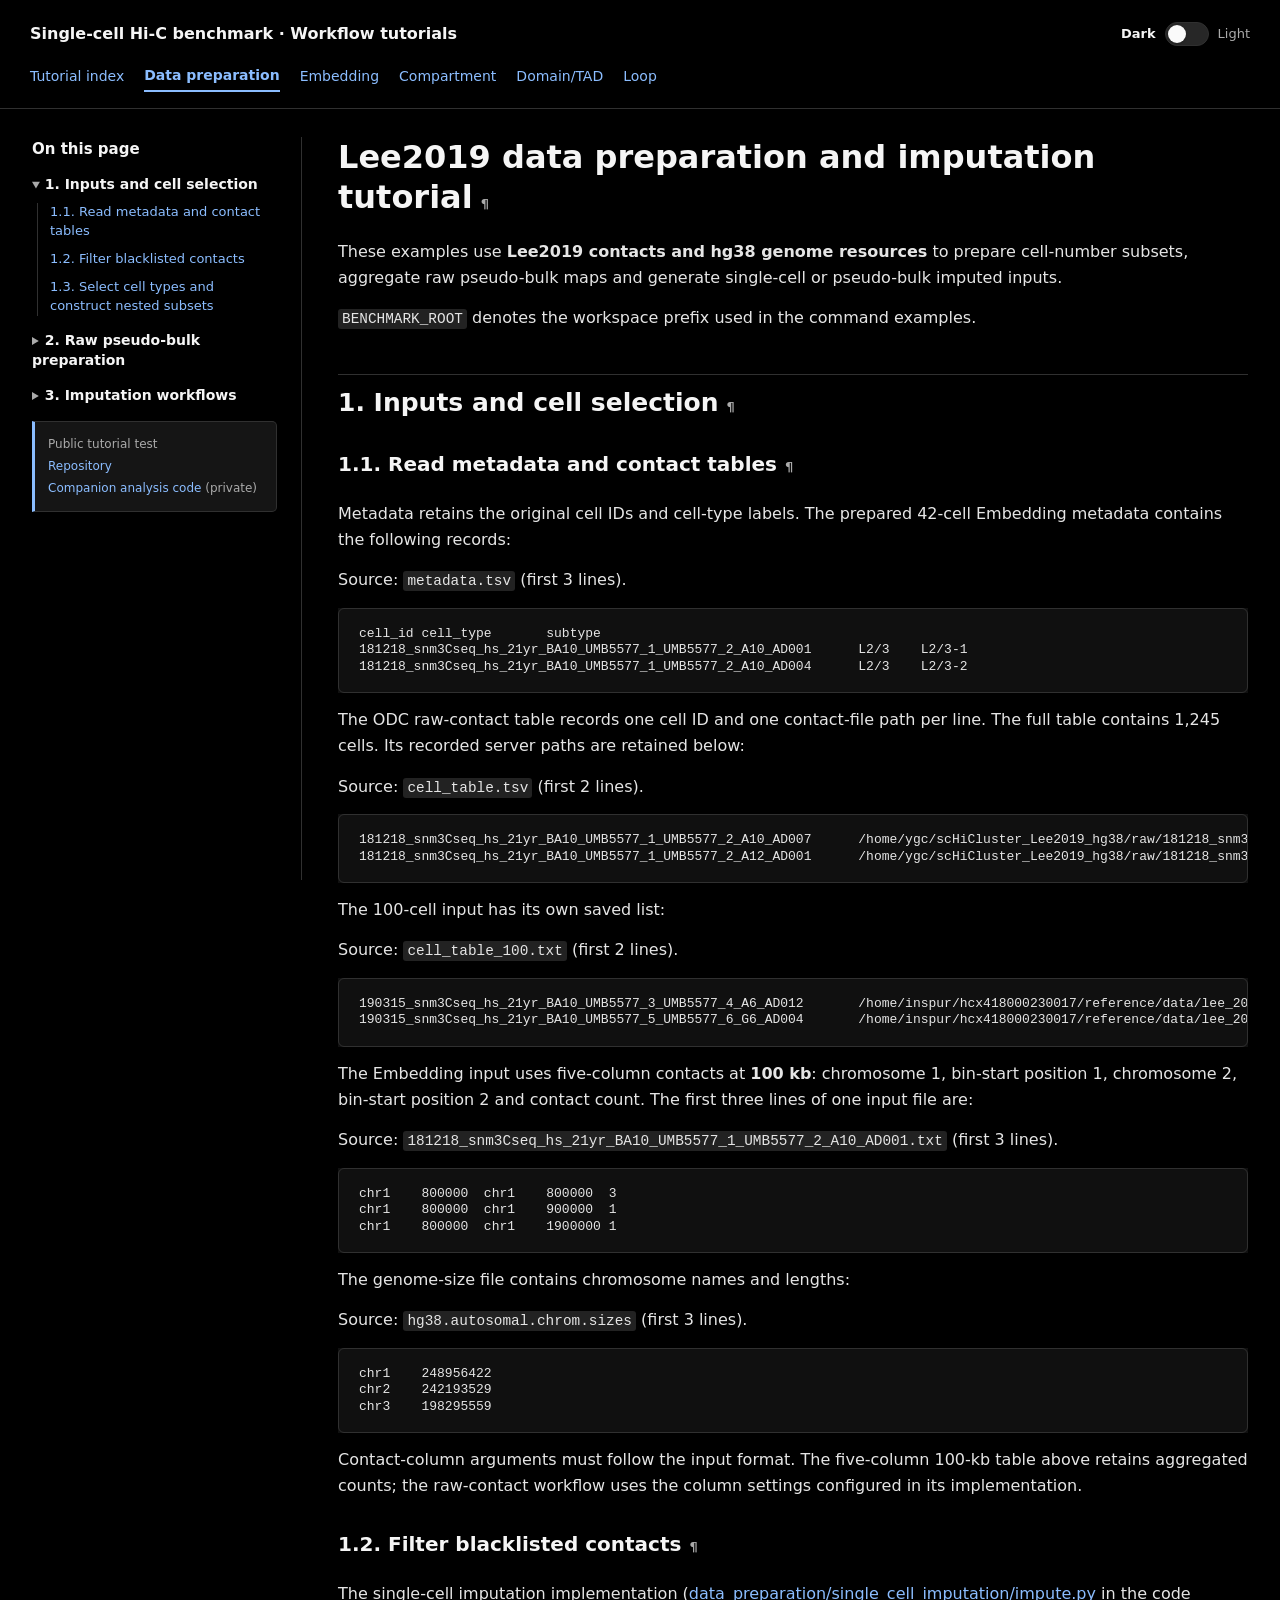
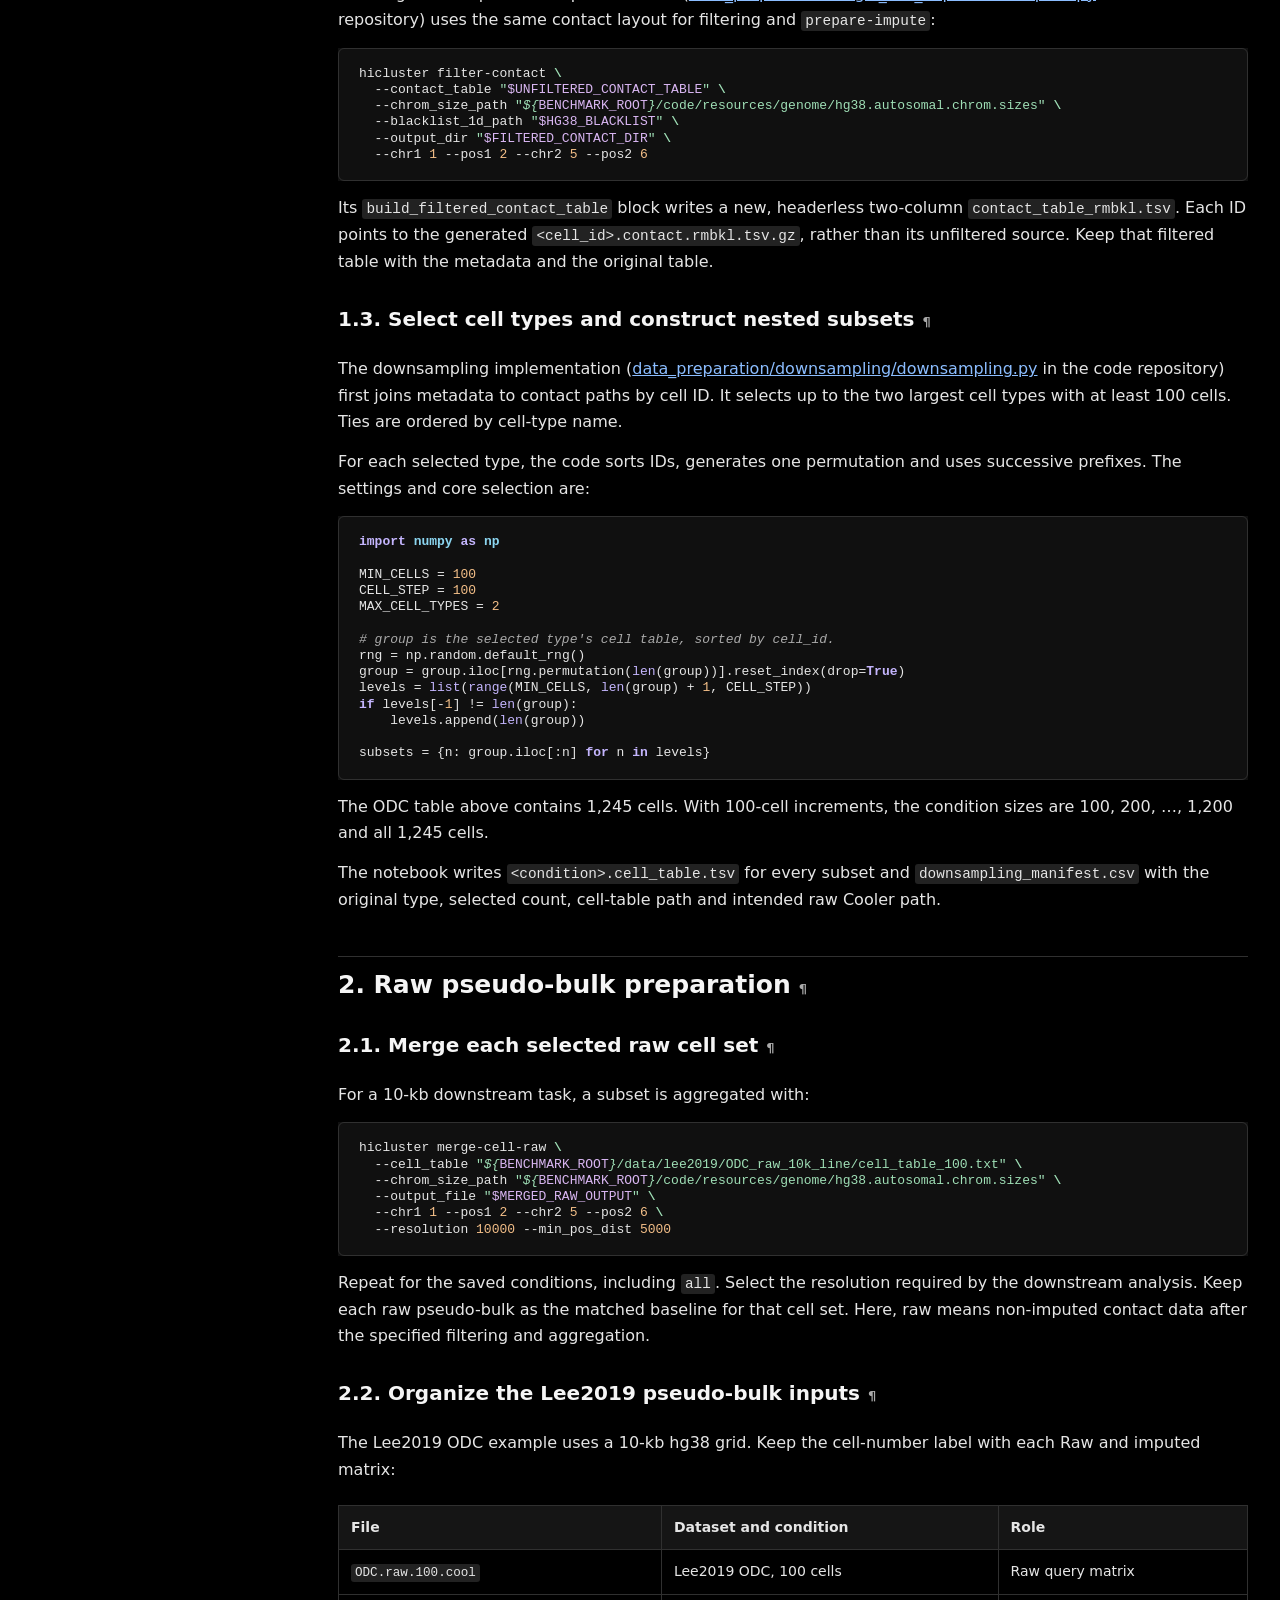
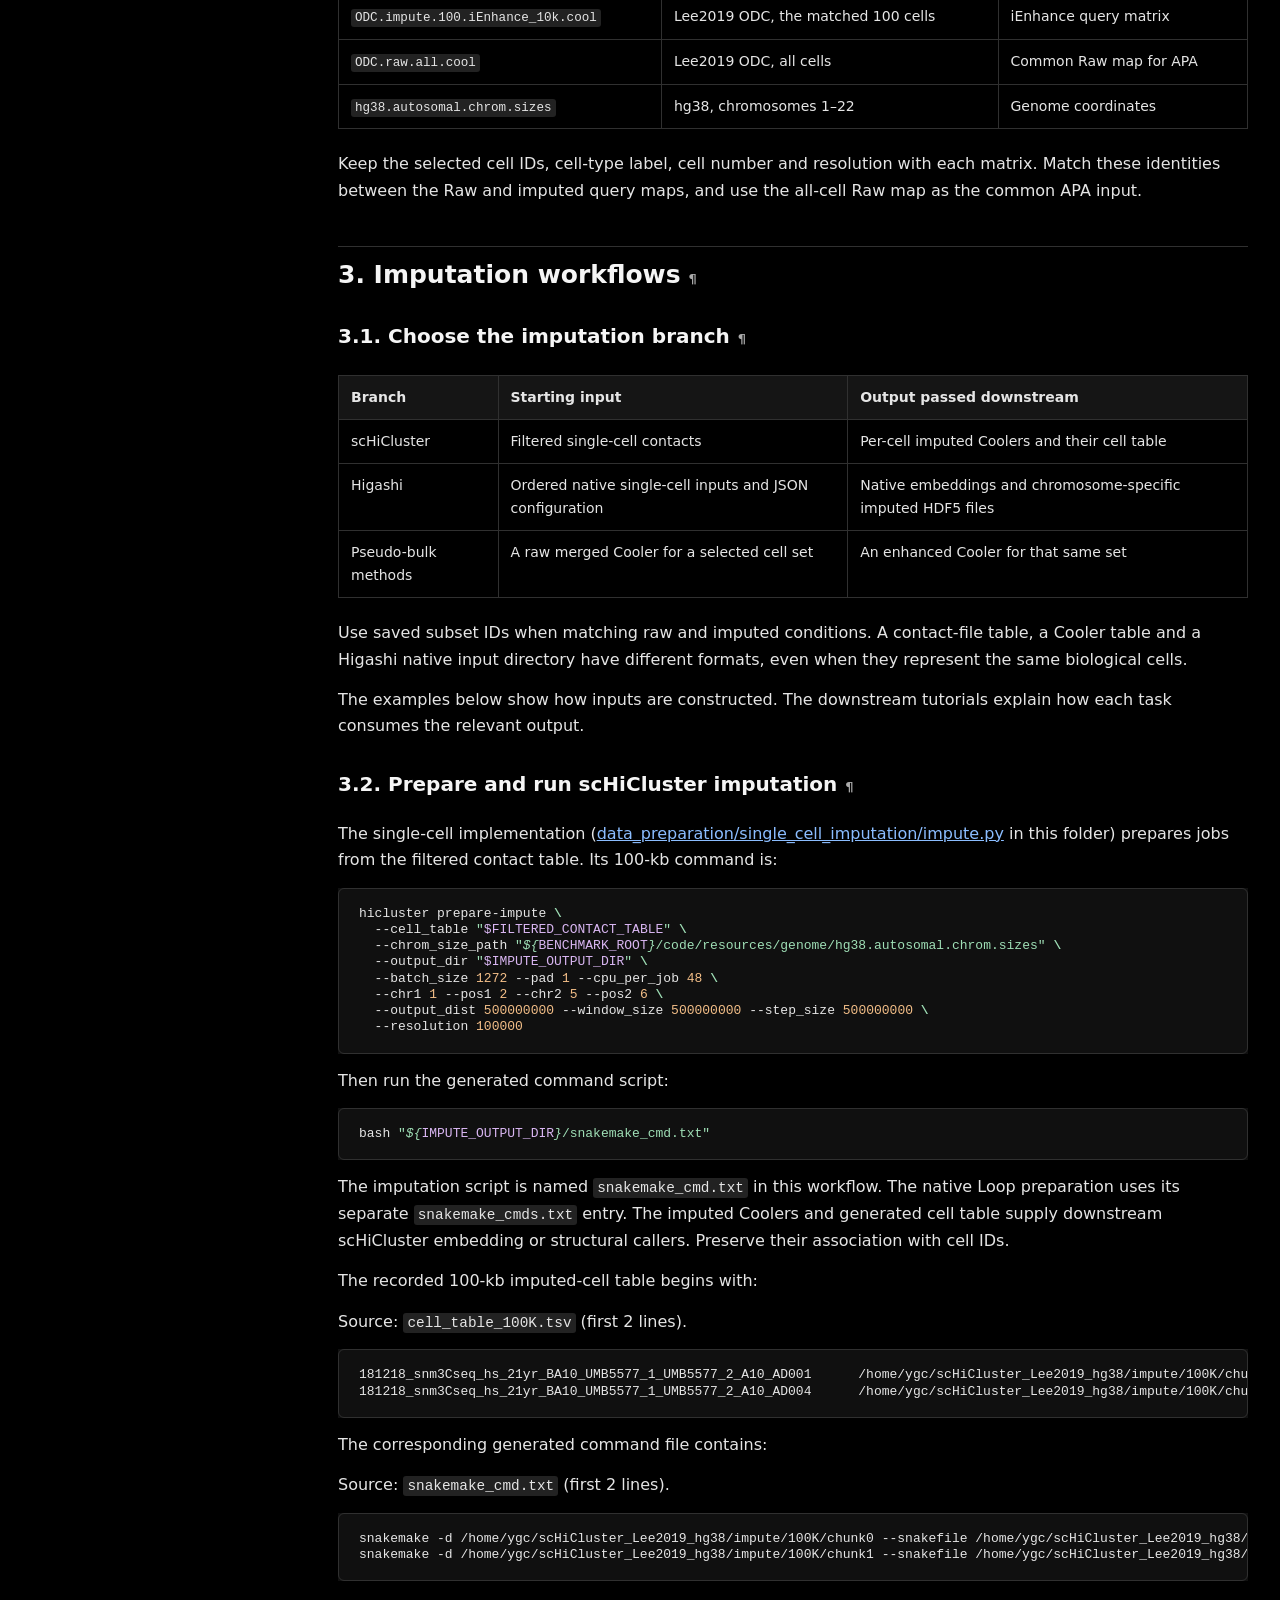
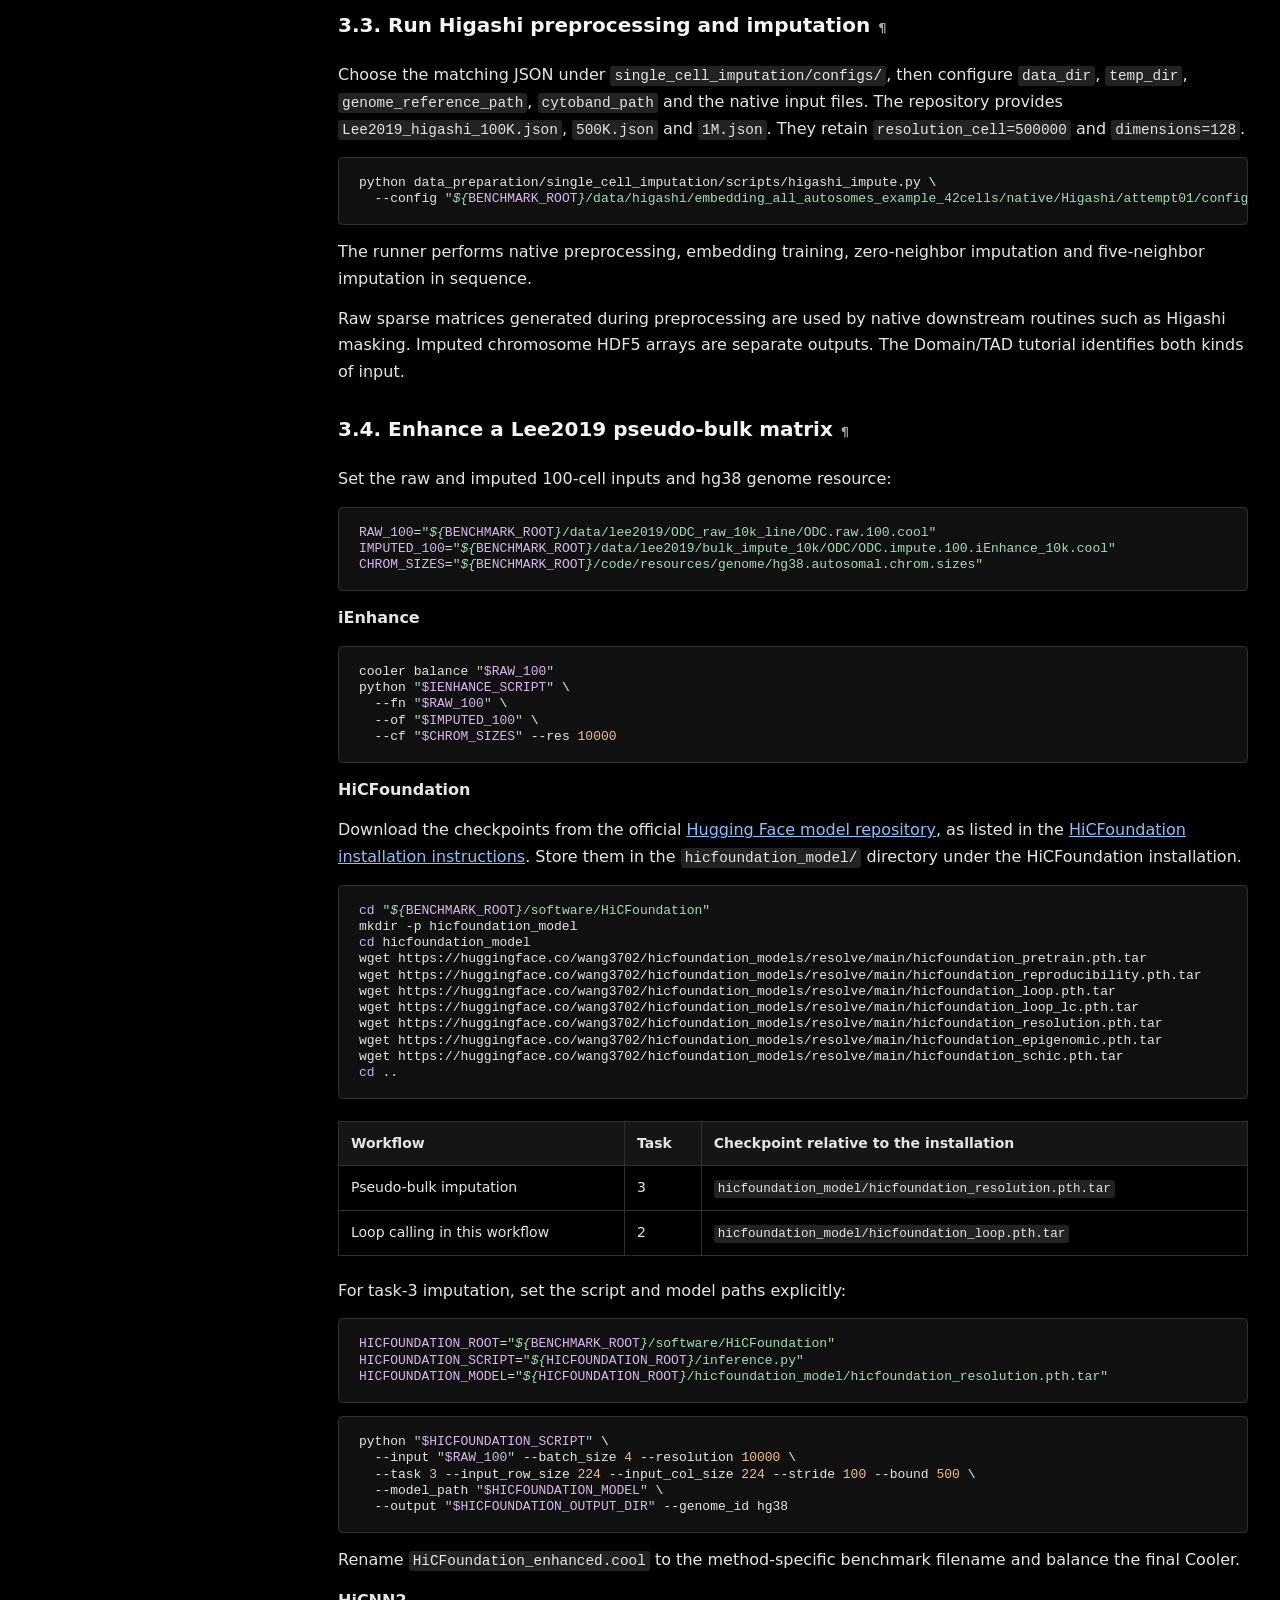
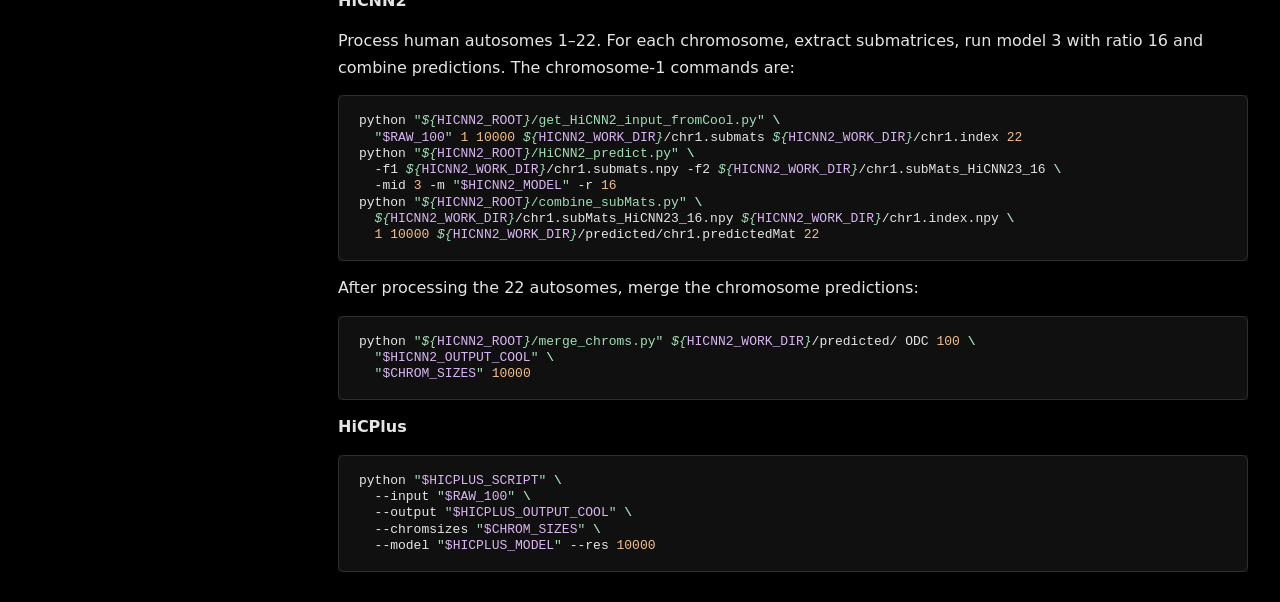
<file: tutorials/data_preparation.html>
<!DOCTYPE html>

<html data-theme="dark" data-theme-mode="dark" lang="en"><head><meta charset="utf-8"/><meta content="width=device-width,initial-scale=1" name="viewport"/><meta content="dark light" name="color-scheme"/><title>Lee2019 data preparation · Single-cell Hi-C tutorials</title><style>
*{box-sizing:border-box}body{margin:0;color:#243347;background:#fff;font:16px/1.65 system-ui,-apple-system,"Segoe UI",sans-serif}
.topbar{border-bottom:1px solid #dae2ec;padding:16px 30px;color:#173653}.brand{font-weight:650}.modules{display:flex;gap:8px 20px;flex-wrap:wrap;font-size:14px;margin-top:10px}.modules a{text-decoration:none;padding-bottom:3px}.modules .active{font-weight:700;border-bottom:2px solid #2463a0}
.layout{max-width:1440px;margin:auto;padding:30px;display:grid;grid-template-columns:245px minmax(0,1fr);gap:42px}
nav{position:sticky;top:24px;align-self:start;font-size:14px;border-right:1px solid #e0e6ee;padding-right:18px;max-height:calc(100vh - 48px);overflow:auto}
nav strong{display:block;margin-bottom:10px}nav a{display:block;margin:0 0 10px;text-decoration:none;line-height:1.4}
main{min-width:0;max-width:1040px}h1{font-size:32px;line-height:1.25;margin-top:0}h2{font-size:25px;line-height:1.3;margin-top:42px;padding-top:12px;border-top:1px solid #e6ebf1;scroll-margin-top:18px}
h3{font-size:20px;margin-top:28px}a{color:#2463a0}p{margin:14px 0}pre{padding:17px 20px;border:1px solid #dce4ee;border-radius:6px;background:#f5f7fb;overflow-x:auto;font:13px/1.55 Consolas,monospace}
code{font-family:Consolas,monospace;font-size:.9em}p code,li code,td code{background:#f1f4f8;padding:2px 4px;border-radius:3px;overflow-wrap:anywhere}
.table-wrap{overflow-x:auto;margin:22px 0}table{border-collapse:collapse;width:100%;font-size:14px}th,td{border:1px solid #dce4ee;padding:10px 12px;text-align:left;vertical-align:top}th{background:#eff4fa}
img{max-width:100%;height:auto}.anchor-link{font-size:13px;margin-left:8px;text-decoration:none;color:#8fa6bb}.cell{padding:0}.text_cell_render{padding:0}footer{margin:35px 0;color:#68798b;font-size:13px}
@media(max-width:900px){.layout{grid-template-columns:1fr;padding:20px;gap:20px}nav{position:static;border-right:none;border-bottom:1px solid #dae2ec;padding-bottom:18px;max-height:none}h1{font-size:28px}.topbar{padding:16px 20px}}
pre { line-height: 125%; }
td.linenos .normal { color: #666666; background-color: transparent; padding-left: 5px; padding-right: 5px; }
span.linenos { color: #666666; background-color: transparent; padding-left: 5px; padding-right: 5px; }
td.linenos .special { color: #000000; background-color: #ffffc0; padding-left: 5px; padding-right: 5px; }
span.linenos.special { color: #000000; background-color: #ffffc0; padding-left: 5px; padding-right: 5px; }
.highlight .hll { background-color: #ffffcc }
.highlight { background: #f0f0f0; }
.highlight .c { color: #60A0B0; font-style: italic } /* Comment */
.highlight .err { border: 1px solid #F00 } /* Error */
.highlight .k { color: #007020; font-weight: bold } /* Keyword */
.highlight .o { color: #666 } /* Operator */
.highlight .ch { color: #60A0B0; font-style: italic } /* Comment.Hashbang */
.highlight .cm { color: #60A0B0; font-style: italic } /* Comment.Multiline */
.highlight .cp { color: #007020 } /* Comment.Preproc */
.highlight .cpf { color: #60A0B0; font-style: italic } /* Comment.PreprocFile */
.highlight .c1 { color: #60A0B0; font-style: italic } /* Comment.Single */
.highlight .cs { color: #60A0B0; background-color: #FFF0F0 } /* Comment.Special */
.highlight .gd { color: #A00000 } /* Generic.Deleted */
.highlight .ge { font-style: italic } /* Generic.Emph */
.highlight .ges { font-weight: bold; font-style: italic } /* Generic.EmphStrong */
.highlight .gr { color: #F00 } /* Generic.Error */
.highlight .gh { color: #000080; font-weight: bold } /* Generic.Heading */
.highlight .gi { color: #00A000 } /* Generic.Inserted */
.highlight .go { color: #888 } /* Generic.Output */
.highlight .gp { color: #C65D09; font-weight: bold } /* Generic.Prompt */
.highlight .gs { font-weight: bold } /* Generic.Strong */
.highlight .gu { color: #800080; font-weight: bold } /* Generic.Subheading */
.highlight .gt { color: #04D } /* Generic.Traceback */
.highlight .kc { color: #007020; font-weight: bold } /* Keyword.Constant */
.highlight .kd { color: #007020; font-weight: bold } /* Keyword.Declaration */
.highlight .kn { color: #007020; font-weight: bold } /* Keyword.Namespace */
.highlight .kp { color: #007020 } /* Keyword.Pseudo */
.highlight .kr { color: #007020; font-weight: bold } /* Keyword.Reserved */
.highlight .kt { color: #902000 } /* Keyword.Type */
.highlight .m { color: #40A070 } /* Literal.Number */
.highlight .s { color: #4070A0 } /* Literal.String */
.highlight .na { color: #4070A0 } /* Name.Attribute */
.highlight .nb { color: #007020 } /* Name.Builtin */
.highlight .nc { color: #0E84B5; font-weight: bold } /* Name.Class */
.highlight .no { color: #60ADD5 } /* Name.Constant */
.highlight .nd { color: #555; font-weight: bold } /* Name.Decorator */
.highlight .ni { color: #D55537; font-weight: bold } /* Name.Entity */
.highlight .ne { color: #007020 } /* Name.Exception */
.highlight .nf { color: #06287E } /* Name.Function */
.highlight .nl { color: #002070; font-weight: bold } /* Name.Label */
.highlight .nn { color: #0E84B5; font-weight: bold } /* Name.Namespace */
.highlight .nt { color: #062873; font-weight: bold } /* Name.Tag */
.highlight .nv { color: #BB60D5 } /* Name.Variable */
.highlight .ow { color: #007020; font-weight: bold } /* Operator.Word */
.highlight .w { color: #BBB } /* Text.Whitespace */
.highlight .mb { color: #40A070 } /* Literal.Number.Bin */
.highlight .mf { color: #40A070 } /* Literal.Number.Float */
.highlight .mh { color: #40A070 } /* Literal.Number.Hex */
.highlight .mi { color: #40A070 } /* Literal.Number.Integer */
.highlight .mo { color: #40A070 } /* Literal.Number.Oct */
.highlight .sa { color: #4070A0 } /* Literal.String.Affix */
.highlight .sb { color: #4070A0 } /* Literal.String.Backtick */
.highlight .sc { color: #4070A0 } /* Literal.String.Char */
.highlight .dl { color: #4070A0 } /* Literal.String.Delimiter */
.highlight .sd { color: #4070A0; font-style: italic } /* Literal.String.Doc */
.highlight .s2 { color: #4070A0 } /* Literal.String.Double */
.highlight .se { color: #4070A0; font-weight: bold } /* Literal.String.Escape */
.highlight .sh { color: #4070A0 } /* Literal.String.Heredoc */
.highlight .si { color: #70A0D0; font-style: italic } /* Literal.String.Interpol */
.highlight .sx { color: #C65D09 } /* Literal.String.Other */
.highlight .sr { color: #235388 } /* Literal.String.Regex */
.highlight .s1 { color: #4070A0 } /* Literal.String.Single */
.highlight .ss { color: #517918 } /* Literal.String.Symbol */
.highlight .bp { color: #007020 } /* Name.Builtin.Pseudo */
.highlight .fm { color: #06287E } /* Name.Function.Magic */
.highlight .vc { color: #BB60D5 } /* Name.Variable.Class */
.highlight .vg { color: #BB60D5 } /* Name.Variable.Global */
.highlight .vi { color: #BB60D5 } /* Name.Variable.Instance */
.highlight .vm { color: #BB60D5 } /* Name.Variable.Magic */
.highlight .il { color: #40A070 } /* Literal.Number.Integer.Long */
.edition-note{font-size:14px;padding:10px 14px;background:#eff4fa;border-left:3px solid #2463a0;margin:0 0 25px;color:#40566d}

/* Two-level page headings and grouped navigation. */
nav .toc-group{margin:0 0 14px}
nav .toc-group summary{cursor:pointer;color:#173653;font-weight:650;line-height:1.45}
nav .toc-group summary::marker{color:#6e839b;font-size:12px}
nav .toc-group summary a{display:inline;margin:0;color:inherit;font-weight:inherit}
nav .toc-group[open] summary{margin-bottom:9px}
nav .toc-subsections{padding-left:12px;margin-left:5px;border-left:1px solid #dce4ee}
nav .toc-subsections a{font-size:13px;line-height:1.45;margin-bottom:9px}
h3{scroll-margin-top:18px}
.method-title{font-size:18px;font-weight:650;line-height:1.4;margin:26px 0 12px;scroll-margin-top:18px}
</style><link data-tutorial-theme="system" href="../assets/theme.css?v=c4c3e50df51a" rel="stylesheet"/><script data-tutorial-theme-script="true" src="../assets/theme.js?v=5e6405cc1496"></script><link href="../assets/sidebar.css?v=e2e23b9b0a79" rel="stylesheet"/><script defer="" src="../assets/sidebar.js?v=3472117f370d"></script></head><body><header class="topbar"><div class="topbar-heading"><button aria-controls="tutorial-sidebar" aria-expanded="false" aria-label="Open contents" class="sidebar-toggle" id="sidebar-toggle" type="button">Contents</button><div class="brand">Single-cell Hi-C benchmark · Workflow tutorials</div><div aria-label="Color mode" class="theme-switcher" hidden="" role="group">
<span class="theme-option" data-theme-value="dark">Dark</span>
<button aria-checked="false" aria-label="Light mode" class="theme-switch" id="theme-toggle" role="switch" title="Switch to light mode" type="button">
<span aria-hidden="true" class="theme-switch-track"><span class="theme-switch-thumb"></span></span>
</button>
<span class="theme-option" data-theme-value="light">Light</span>
</div></div><div aria-label="Tutorials" class="modules" role="navigation"><a class="" href="../index.html">Tutorial index</a><a aria-current="page" class="active" href="data_preparation.html">Data preparation</a><a class="" href="embedding.html">Embedding</a><a class="" href="compartment.html">Compartment</a><a class="" href="tad.html">Domain/TAD</a><a class="" href="loop.html">Loop</a></div></header><div class="layout"><nav aria-label="On this page" class="tutorial-sidebar" id="tutorial-sidebar"><div class="sidebar-heading"><strong>On this page</strong><button aria-label="Close contents" class="sidebar-close" id="sidebar-close" type="button">×</button></div><div class="sidebar-scroll"><div class="page-toc"><details class="toc-group" name="page-sections" open=""><summary><a href="#Inputs-and-cell-selection">1. Inputs and cell selection</a></summary><div class="toc-subsections"><a href="#1.-Read-metadata-and-contact-tables">1.1. Read metadata and contact tables</a><a href="#2.-Filter-blacklisted-contacts">1.2. Filter blacklisted contacts</a><a href="#3.-Select-cell-types-and-construct-nested-subsets">1.3. Select cell types and construct nested subsets</a></div></details><details class="toc-group" name="page-sections"><summary><a href="#Raw-pseudo-bulk-preparation">2. Raw pseudo-bulk preparation</a></summary><div class="toc-subsections"><a href="#4.-Merge-each-selected-raw-cell-set">2.1. Merge each selected raw cell set</a><a href="#5.-Organize-the-Lee2019-pseudo-bulk-inputs">2.2. Organize the Lee2019 pseudo-bulk inputs</a></div></details><details class="toc-group" name="page-sections"><summary><a href="#Imputation-workflows">3. Imputation workflows</a></summary><div class="toc-subsections"><a href="#6.-Choose-the-imputation-branch">3.1. Choose the imputation branch</a><a href="#7.-Prepare-and-run-scHiCluster-imputation">3.2. Prepare and run scHiCluster imputation</a><a href="#8.-Run-Higashi-preprocessing-and-imputation">3.3. Run Higashi preprocessing and imputation</a><a href="#9.-Enhance-a-Lee2019-pseudo-bulk-matrix">3.4. Enhance a Lee2019 pseudo-bulk matrix</a></div></details></div><p class="edition-note sidebar-info" id="project-links">Public tutorial test<br/><a href="https://github.com/rawandy2001-design/benchmark-tutorials">Repository</a><br/><a href="https://github.com/rawandy2001-design/benchmark">Companion analysis code</a> (private)</p></div></nav><main><div class="cell border-box-sizing text_cell rendered" id="cell-id=data_preparation-tutorial-00"><div class="prompt input_prompt">
</div><div class="inner_cell">
<div class="text_cell_render border-box-sizing rendered_html"><h1 id="Lee2019-data-preparation-and-imputation-tutorial">Lee2019 data preparation and imputation tutorial<a class="anchor-link" href="#Lee2019-data-preparation-and-imputation-tutorial">¶</a></h1><p>These examples use <strong>Lee2019 contacts and hg38 genome resources</strong> to prepare cell-number subsets, aggregate raw pseudo-bulk maps and generate single-cell or pseudo-bulk imputed inputs.</p>
<p><code>BENCHMARK_ROOT</code> denotes the workspace prefix used in the command examples.</p>
</div>
</div>
</div>
<div class="cell tutorial-section" id="cell-id=data_preparation-group-01"><h2 id="Inputs-and-cell-selection">1. Inputs and cell selection<a class="anchor-link" href="#Inputs-and-cell-selection">¶</a></h2></div><div class="cell border-box-sizing text_cell rendered" id="cell-id=data_preparation-tutorial-01"><div class="prompt input_prompt">
</div><div class="inner_cell">
<div class="text_cell_render border-box-sizing rendered_html"><p></p>
<h3 id="1.-Read-metadata-and-contact-tables">1.1. Read metadata and contact tables<a class="anchor-link" href="#1.-Read-metadata-and-contact-tables">¶</a></h3><p>Metadata retains the original cell IDs and cell-type labels. The prepared
42-cell Embedding metadata contains the following records:</p>
<p>Source: <code>metadata.tsv</code> (first 3 lines).</p>
<div class="highlight"><pre><span></span>cell_id	cell_type	subtype
181218_snm3Cseq_hs_21yr_BA10_UMB5577_1_UMB5577_2_A10_AD001	L2/3	L2/3-1
181218_snm3Cseq_hs_21yr_BA10_UMB5577_1_UMB5577_2_A10_AD004	L2/3	L2/3-2
</pre></div>
<p>The ODC raw-contact table records one cell ID and one contact-file path per
line. The full table contains 1,245 cells. Its recorded server paths are
retained below:</p>
<p>Source: <code>cell_table.tsv</code> (first 2 lines).</p>
<div class="highlight"><pre><span></span>181218_snm3Cseq_hs_21yr_BA10_UMB5577_1_UMB5577_2_A10_AD007	/home/ygc/scHiCluster_Lee2019_hg38/raw/181218_snm3Cseq_hs_21yr_BA10_UMB5577_1_UMB5577_2_A10_AD007.3C.contact.rmbkl.tsv.gz
181218_snm3Cseq_hs_21yr_BA10_UMB5577_1_UMB5577_2_A12_AD001	/home/ygc/scHiCluster_Lee2019_hg38/raw/181218_snm3Cseq_hs_21yr_BA10_UMB5577_1_UMB5577_2_A12_AD001.3C.contact.rmbkl.tsv.gz
</pre></div>
<p>The 100-cell input has its own saved list:</p>
<p>Source: <code>cell_table_100.txt</code> (first 2 lines).</p>
<div class="highlight"><pre><span></span>190315_snm3Cseq_hs_21yr_BA10_UMB5577_3_UMB5577_4_A6_AD012	/home/inspur/hcx418000230017/reference/data/lee_2019/rmbkl/190315_snm3Cseq_hs_21yr_BA10_UMB5577_3_UMB5577_4_A6_AD012.contact.rmbkl.tsv.gz
190315_snm3Cseq_hs_21yr_BA10_UMB5577_5_UMB5577_6_G6_AD004	/home/inspur/hcx418000230017/reference/data/lee_2019/rmbkl/190315_snm3Cseq_hs_21yr_BA10_UMB5577_5_UMB5577_6_G6_AD004.contact.rmbkl.tsv.gz
</pre></div>
<p>The Embedding input uses five-column contacts at <strong>100 kb</strong>: chromosome 1,
bin-start position 1, chromosome 2, bin-start position 2 and contact count.
The first three lines of one input file are:</p>
<p>Source: <code>181218_snm3Cseq_hs_21yr_BA10_UMB5577_1_UMB5577_2_A10_AD001.txt</code> (first 3 lines).</p>
<div class="highlight"><pre><span></span>chr1	800000	chr1	800000	3
chr1	800000	chr1	900000	1
chr1	800000	chr1	1900000	1
</pre></div>
<p>The genome-size file contains chromosome names and lengths:</p>
<p>Source: <code>hg38.autosomal.chrom.sizes</code> (first 3 lines).</p>
<div class="highlight"><pre><span></span>chr1	248956422
chr2	242193529
chr3	198295559
</pre></div>
<p>Contact-column arguments must follow the input format. The five-column
100-kb table above retains aggregated counts; the raw-contact workflow uses
the column settings configured in its implementation.</p>
</div>
</div>
</div>
<div class="cell border-box-sizing text_cell rendered" id="cell-id=data_preparation-tutorial-02"><div class="prompt input_prompt">
</div><div class="inner_cell">
<div class="text_cell_render border-box-sizing rendered_html"><h3 id="2.-Filter-blacklisted-contacts">1.2. Filter blacklisted contacts<a class="anchor-link" href="#2.-Filter-blacklisted-contacts">¶</a></h3><p>The single-cell imputation implementation (<a href="https://github.com/rawandy2001-design/benchmark/blob/main/data_preparation/single_cell_imputation/impute.py">data_preparation/single_cell_imputation/impute.py</a> in the code repository)
uses the same contact layout for filtering and <code>prepare-impute</code>:</p>
<div class="highlight"><pre><span></span>hicluster<span class="w"> </span>filter-contact<span class="w"> </span><span class="se">\</span>
<span class="w">  </span>--contact_table<span class="w"> </span><span class="s2">"</span><span class="nv">$UNFILTERED_CONTACT_TABLE</span><span class="s2">"</span><span class="w"> </span><span class="se">\</span>
<span class="w">  </span>--chrom_size_path<span class="w"> </span><span class="s2">"</span><span class="si">${</span><span class="nv">BENCHMARK_ROOT</span><span class="si">}</span><span class="s2">/code/resources/genome/hg38.autosomal.chrom.sizes"</span><span class="w"> </span><span class="se">\</span>
<span class="w">  </span>--blacklist_1d_path<span class="w"> </span><span class="s2">"</span><span class="nv">$HG38_BLACKLIST</span><span class="s2">"</span><span class="w"> </span><span class="se">\</span>
<span class="w">  </span>--output_dir<span class="w"> </span><span class="s2">"</span><span class="nv">$FILTERED_CONTACT_DIR</span><span class="s2">"</span><span class="w"> </span><span class="se">\</span>
<span class="w">  </span>--chr1<span class="w"> </span><span class="m">1</span><span class="w"> </span>--pos1<span class="w"> </span><span class="m">2</span><span class="w"> </span>--chr2<span class="w"> </span><span class="m">5</span><span class="w"> </span>--pos2<span class="w"> </span><span class="m">6</span>
</pre></div>
<p>Its <code>build_filtered_contact_table</code> block writes a new, headerless two-column
<code>contact_table_rmbkl.tsv</code>. Each ID points to the generated
<code>&lt;cell_id&gt;.contact.rmbkl.tsv.gz</code>, rather than its unfiltered source.
Keep that filtered table with the metadata and the original table.</p>
</div>
</div>
</div>
<div class="cell border-box-sizing text_cell rendered" id="cell-id=data_preparation-tutorial-03"><div class="prompt input_prompt">
</div><div class="inner_cell">
<div class="text_cell_render border-box-sizing rendered_html"><h3 id="3.-Select-cell-types-and-construct-nested-subsets">1.3. Select cell types and construct nested subsets<a class="anchor-link" href="#3.-Select-cell-types-and-construct-nested-subsets">¶</a></h3><p>The downsampling implementation (<a href="https://github.com/rawandy2001-design/benchmark/blob/main/data_preparation/downsampling/downsampling.py">data_preparation/downsampling/downsampling.py</a> in the code repository) first joins
metadata to contact paths by cell ID. It selects up to the two largest cell
types with at least 100 cells. Ties are ordered by cell-type name.</p>
<p>For each selected type, the code sorts IDs, generates one permutation and
uses successive prefixes. The settings and core selection are:</p>
<div class="highlight"><pre><span></span><span class="kn">import</span><span class="w"> </span><span class="nn">numpy</span><span class="w"> </span><span class="k">as</span><span class="w"> </span><span class="nn">np</span>

<span class="n">MIN_CELLS</span> <span class="o">=</span> <span class="mi">100</span>
<span class="n">CELL_STEP</span> <span class="o">=</span> <span class="mi">100</span>
<span class="n">MAX_CELL_TYPES</span> <span class="o">=</span> <span class="mi">2</span>

<span class="c1"># group is the selected type's cell table, sorted by cell_id.</span>
<span class="n">rng</span> <span class="o">=</span> <span class="n">np</span><span class="o">.</span><span class="n">random</span><span class="o">.</span><span class="n">default_rng</span><span class="p">()</span>
<span class="n">group</span> <span class="o">=</span> <span class="n">group</span><span class="o">.</span><span class="n">iloc</span><span class="p">[</span><span class="n">rng</span><span class="o">.</span><span class="n">permutation</span><span class="p">(</span><span class="nb">len</span><span class="p">(</span><span class="n">group</span><span class="p">))]</span><span class="o">.</span><span class="n">reset_index</span><span class="p">(</span><span class="n">drop</span><span class="o">=</span><span class="kc">True</span><span class="p">)</span>
<span class="n">levels</span> <span class="o">=</span> <span class="nb">list</span><span class="p">(</span><span class="nb">range</span><span class="p">(</span><span class="n">MIN_CELLS</span><span class="p">,</span> <span class="nb">len</span><span class="p">(</span><span class="n">group</span><span class="p">)</span> <span class="o">+</span> <span class="mi">1</span><span class="p">,</span> <span class="n">CELL_STEP</span><span class="p">))</span>
<span class="k">if</span> <span class="n">levels</span><span class="p">[</span><span class="o">-</span><span class="mi">1</span><span class="p">]</span> <span class="o">!=</span> <span class="nb">len</span><span class="p">(</span><span class="n">group</span><span class="p">):</span>
    <span class="n">levels</span><span class="o">.</span><span class="n">append</span><span class="p">(</span><span class="nb">len</span><span class="p">(</span><span class="n">group</span><span class="p">))</span>

<span class="n">subsets</span> <span class="o">=</span> <span class="p">{</span><span class="n">n</span><span class="p">:</span> <span class="n">group</span><span class="o">.</span><span class="n">iloc</span><span class="p">[:</span><span class="n">n</span><span class="p">]</span> <span class="k">for</span> <span class="n">n</span> <span class="ow">in</span> <span class="n">levels</span><span class="p">}</span>
</pre></div>
<p>The ODC table above contains 1,245 cells. With 100-cell increments,
the condition sizes are 100, 200, …, 1,200 and all 1,245 cells.</p>
<p>The notebook writes <code>&lt;condition&gt;.cell_table.tsv</code> for every subset and
<code>downsampling_manifest.csv</code> with the original type, selected count,
cell-table path and intended raw Cooler path.</p>
</div>
</div>
</div>
<div class="cell tutorial-section" id="cell-id=data_preparation-group-02"><h2 id="Raw-pseudo-bulk-preparation">2. Raw pseudo-bulk preparation<a class="anchor-link" href="#Raw-pseudo-bulk-preparation">¶</a></h2></div><div class="cell border-box-sizing text_cell rendered" id="cell-id=data_preparation-tutorial-04"><div class="prompt input_prompt">
</div><div class="inner_cell">
<div class="text_cell_render border-box-sizing rendered_html"><h3 id="4.-Merge-each-selected-raw-cell-set">2.1. Merge each selected raw cell set<a class="anchor-link" href="#4.-Merge-each-selected-raw-cell-set">¶</a></h3><p>For a 10-kb downstream task, a subset is aggregated with:</p>
<div class="highlight"><pre><span></span>hicluster<span class="w"> </span>merge-cell-raw<span class="w"> </span><span class="se">\</span>
<span class="w">  </span>--cell_table<span class="w"> </span><span class="s2">"</span><span class="si">${</span><span class="nv">BENCHMARK_ROOT</span><span class="si">}</span><span class="s2">/data/lee2019/ODC_raw_10k_line/cell_table_100.txt"</span><span class="w"> </span><span class="se">\</span>
<span class="w">  </span>--chrom_size_path<span class="w"> </span><span class="s2">"</span><span class="si">${</span><span class="nv">BENCHMARK_ROOT</span><span class="si">}</span><span class="s2">/code/resources/genome/hg38.autosomal.chrom.sizes"</span><span class="w"> </span><span class="se">\</span>
<span class="w">  </span>--output_file<span class="w"> </span><span class="s2">"</span><span class="nv">$MERGED_RAW_OUTPUT</span><span class="s2">"</span><span class="w"> </span><span class="se">\</span>
<span class="w">  </span>--chr1<span class="w"> </span><span class="m">1</span><span class="w"> </span>--pos1<span class="w"> </span><span class="m">2</span><span class="w"> </span>--chr2<span class="w"> </span><span class="m">5</span><span class="w"> </span>--pos2<span class="w"> </span><span class="m">6</span><span class="w"> </span><span class="se">\</span>
<span class="w">  </span>--resolution<span class="w"> </span><span class="m">10000</span><span class="w"> </span>--min_pos_dist<span class="w"> </span><span class="m">5000</span>
</pre></div>
<p>Repeat for the saved conditions, including <code>all</code>. Select the resolution
required by the downstream analysis. Keep each raw pseudo-bulk as the matched
baseline for that cell set. Here, raw means non-imputed contact data after
the specified filtering and aggregation.</p>
</div>
</div>
</div>
<div class="cell border-box-sizing text_cell rendered" id="cell-id=data_preparation-tutorial-05"><div class="prompt input_prompt">
</div><div class="inner_cell">
<div class="text_cell_render border-box-sizing rendered_html"><p></p>
<h3 id="5.-Organize-the-Lee2019-pseudo-bulk-inputs">2.2. Organize the Lee2019 pseudo-bulk inputs<a class="anchor-link" href="#5.-Organize-the-Lee2019-pseudo-bulk-inputs">¶</a></h3><p>The Lee2019 ODC example uses a 10-kb hg38 grid. Keep the cell-number label
with each Raw and imputed matrix:</p>
<div class="table-wrap"><table>
<thead>
<tr>
<th>File</th>
<th>Dataset and condition</th>
<th>Role</th>
</tr>
</thead>
<tbody>
<tr>
<td><code>ODC.raw.100.cool</code></td>
<td>Lee2019 ODC, 100 cells</td>
<td>Raw query matrix</td>
</tr>
<tr>
<td><code>ODC.impute.100.iEnhance_10k.cool</code></td>
<td>Lee2019 ODC, the matched 100 cells</td>
<td>iEnhance query matrix</td>
</tr>
<tr>
<td><code>ODC.raw.all.cool</code></td>
<td>Lee2019 ODC, all cells</td>
<td>Common Raw map for APA</td>
</tr>
<tr>
<td><code>hg38.autosomal.chrom.sizes</code></td>
<td>hg38, chromosomes 1–22</td>
<td>Genome coordinates</td>
</tr>
</tbody>
</table></div>
<p>Keep the selected cell IDs, cell-type label, cell number and resolution
with each matrix. Match these identities between the Raw and imputed
query maps, and use the all-cell Raw map as the common APA input.</p>
</div>
</div>
</div>
<div class="cell tutorial-section" id="cell-id=data_preparation-group-03"><h2 id="Imputation-workflows">3. Imputation workflows<a class="anchor-link" href="#Imputation-workflows">¶</a></h2></div><div class="cell border-box-sizing text_cell rendered" id="cell-id=data_preparation-tutorial-06"><div class="prompt input_prompt">
</div><div class="inner_cell">
<div class="text_cell_render border-box-sizing rendered_html">
<h3 id="6.-Choose-the-imputation-branch">3.1. Choose the imputation branch<a class="anchor-link" href="#6.-Choose-the-imputation-branch">¶</a></h3><div class="table-wrap"><table>
<thead>
<tr>
<th>Branch</th>
<th>Starting input</th>
<th>Output passed downstream</th>
</tr>
</thead>
<tbody>
<tr>
<td>scHiCluster</td>
<td>Filtered single-cell contacts</td>
<td>Per-cell imputed Coolers and their cell table</td>
</tr>
<tr>
<td>Higashi</td>
<td>Ordered native single-cell inputs and JSON configuration</td>
<td>Native embeddings and chromosome-specific imputed HDF5 files</td>
</tr>
<tr>
<td>Pseudo-bulk methods</td>
<td>A raw merged Cooler for a selected cell set</td>
<td>An enhanced Cooler for that same set</td>
</tr>
</tbody>
</table></div>
<p>Use saved subset IDs when matching raw and imputed conditions. A contact-file
table, a Cooler table and a Higashi native input directory have different
formats, even when they represent the same biological cells.</p>
<p>The examples below show how inputs are constructed. The downstream tutorials
explain how each task consumes the relevant output.</p>
</div>
</div>
</div>
<div class="cell border-box-sizing text_cell rendered" id="cell-id=data_preparation-tutorial-07"><div class="prompt input_prompt">
</div><div class="inner_cell">
<div class="text_cell_render border-box-sizing rendered_html"><p></p>
<h3 id="7.-Prepare-and-run-scHiCluster-imputation">3.2. Prepare and run scHiCluster imputation<a class="anchor-link" href="#7.-Prepare-and-run-scHiCluster-imputation">¶</a></h3><p>The single-cell implementation (<a href="https://github.com/rawandy2001-design/benchmark/blob/main/data_preparation/single_cell_imputation/impute.py">data_preparation/single_cell_imputation/impute.py</a> in this folder) prepares
jobs from the filtered contact table. Its 100-kb command is:</p>
<div class="highlight"><pre><span></span>hicluster<span class="w"> </span>prepare-impute<span class="w"> </span><span class="se">\</span>
<span class="w">  </span>--cell_table<span class="w"> </span><span class="s2">"</span><span class="nv">$FILTERED_CONTACT_TABLE</span><span class="s2">"</span><span class="w"> </span><span class="se">\</span>
<span class="w">  </span>--chrom_size_path<span class="w"> </span><span class="s2">"</span><span class="si">${</span><span class="nv">BENCHMARK_ROOT</span><span class="si">}</span><span class="s2">/code/resources/genome/hg38.autosomal.chrom.sizes"</span><span class="w"> </span><span class="se">\</span>
<span class="w">  </span>--output_dir<span class="w"> </span><span class="s2">"</span><span class="nv">$IMPUTE_OUTPUT_DIR</span><span class="s2">"</span><span class="w"> </span><span class="se">\</span>
<span class="w">  </span>--batch_size<span class="w"> </span><span class="m">1272</span><span class="w"> </span>--pad<span class="w"> </span><span class="m">1</span><span class="w"> </span>--cpu_per_job<span class="w"> </span><span class="m">48</span><span class="w"> </span><span class="se">\</span>
<span class="w">  </span>--chr1<span class="w"> </span><span class="m">1</span><span class="w"> </span>--pos1<span class="w"> </span><span class="m">2</span><span class="w"> </span>--chr2<span class="w"> </span><span class="m">5</span><span class="w"> </span>--pos2<span class="w"> </span><span class="m">6</span><span class="w"> </span><span class="se">\</span>
<span class="w">  </span>--output_dist<span class="w"> </span><span class="m">500000000</span><span class="w"> </span>--window_size<span class="w"> </span><span class="m">500000000</span><span class="w"> </span>--step_size<span class="w"> </span><span class="m">500000000</span><span class="w"> </span><span class="se">\</span>
<span class="w">  </span>--resolution<span class="w"> </span><span class="m">100000</span>
</pre></div>
<p>Then run the generated command script:</p>
<div class="highlight"><pre><span></span>bash<span class="w"> </span><span class="s2">"</span><span class="si">${</span><span class="nv">IMPUTE_OUTPUT_DIR</span><span class="si">}</span><span class="s2">/snakemake_cmd.txt"</span>
</pre></div>
<p>The imputation script is named <code>snakemake_cmd.txt</code> in this workflow. The
native Loop preparation uses its separate <code>snakemake_cmds.txt</code> entry.
The imputed Coolers and generated cell table supply downstream scHiCluster
embedding or structural callers. Preserve their association with cell IDs.</p>
<p>The recorded 100-kb imputed-cell table begins with:</p>
<p>Source: <code>cell_table_100K.tsv</code> (first 2 lines).</p>
<div class="highlight"><pre><span></span>181218_snm3Cseq_hs_21yr_BA10_UMB5577_1_UMB5577_2_A10_AD001	/home/ygc/scHiCluster_Lee2019_hg38/impute/100K/chunk0/181218_snm3Cseq_hs_21yr_BA10_UMB5577_1_UMB5577_2_A10_AD001.cool
181218_snm3Cseq_hs_21yr_BA10_UMB5577_1_UMB5577_2_A10_AD004	/home/ygc/scHiCluster_Lee2019_hg38/impute/100K/chunk0/181218_snm3Cseq_hs_21yr_BA10_UMB5577_1_UMB5577_2_A10_AD004.cool
</pre></div>
<p>The corresponding generated command file contains:</p>
<p>Source: <code>snakemake_cmd.txt</code> (first 2 lines).</p>
<div class="highlight"><pre><span></span>snakemake -d /home/ygc/scHiCluster_Lee2019_hg38/impute/100K/chunk0 --snakefile /home/ygc/scHiCluster_Lee2019_hg38/impute/100K/chunk0/Snakefile -j 48
snakemake -d /home/ygc/scHiCluster_Lee2019_hg38/impute/100K/chunk1 --snakefile /home/ygc/scHiCluster_Lee2019_hg38/impute/100K/chunk1/Snakefile -j 48
</pre></div>
</div>
</div>
</div>
<div class="cell border-box-sizing text_cell rendered" id="cell-id=data_preparation-tutorial-08"><div class="prompt input_prompt">
</div><div class="inner_cell">
<div class="text_cell_render border-box-sizing rendered_html"><p></p>
<h3 id="8.-Run-Higashi-preprocessing-and-imputation">3.3. Run Higashi preprocessing and imputation<a class="anchor-link" href="#8.-Run-Higashi-preprocessing-and-imputation">¶</a></h3><p>Choose the matching JSON under
<code>single_cell_imputation/configs/</code>, then configure <code>data_dir</code>, <code>temp_dir</code>,
<code>genome_reference_path</code>, <code>cytoband_path</code> and the native input files.
The repository provides <code>Lee2019_higashi_100K.json</code>, <code>500K.json</code> and <code>1M.json</code>.
They retain <code>resolution_cell=500000</code> and <code>dimensions=128</code>.</p>
<div class="highlight"><pre><span></span>python<span class="w"> </span>data_preparation/single_cell_imputation/scripts/higashi_impute.py<span class="w"> </span><span class="se">\</span>
<span class="w">  </span>--config<span class="w"> </span><span class="s2">"</span><span class="si">${</span><span class="nv">BENCHMARK_ROOT</span><span class="si">}</span><span class="s2">/data/higashi/embedding_all_autosomes_example_42cells/native/Higashi/attempt01/config.json"</span>
</pre></div>
<p>The runner performs native preprocessing, embedding training, zero-neighbor imputation and five-neighbor imputation in sequence.</p>
<p>Raw sparse matrices generated during preprocessing are used by native
downstream routines such as Higashi masking. Imputed chromosome HDF5 arrays
are separate outputs. The Domain/TAD tutorial identifies both kinds of input.</p>
</div>
</div>
</div>
<div class="cell border-box-sizing text_cell rendered" id="cell-id=data_preparation-tutorial-09"><div class="prompt input_prompt">
</div><div class="inner_cell">
<div class="text_cell_render border-box-sizing rendered_html"><p></p>
<h3 id="9.-Enhance-a-Lee2019-pseudo-bulk-matrix">3.4. Enhance a Lee2019 pseudo-bulk matrix<a class="anchor-link" href="#9.-Enhance-a-Lee2019-pseudo-bulk-matrix">¶</a></h3><p>Set the raw and imputed 100-cell inputs and hg38 genome resource:</p>
<div class="highlight"><pre><span></span><span class="nv">RAW_100</span><span class="o">=</span><span class="s2">"</span><span class="si">${</span><span class="nv">BENCHMARK_ROOT</span><span class="si">}</span><span class="s2">/data/lee2019/ODC_raw_10k_line/ODC.raw.100.cool"</span>
<span class="nv">IMPUTED_100</span><span class="o">=</span><span class="s2">"</span><span class="si">${</span><span class="nv">BENCHMARK_ROOT</span><span class="si">}</span><span class="s2">/data/lee2019/bulk_impute_10k/ODC/ODC.impute.100.iEnhance_10k.cool"</span>
<span class="nv">CHROM_SIZES</span><span class="o">=</span><span class="s2">"</span><span class="si">${</span><span class="nv">BENCHMARK_ROOT</span><span class="si">}</span><span class="s2">/code/resources/genome/hg38.autosomal.chrom.sizes"</span>
</pre></div>
<p><a id="iEnhance"></a></p>
<p><strong>iEnhance</strong></p>
<div class="highlight"><pre><span></span>cooler<span class="w"> </span>balance<span class="w"> </span><span class="s2">"</span><span class="nv">$RAW_100</span><span class="s2">"</span>
python<span class="w"> </span><span class="s2">"</span><span class="nv">$IENHANCE_SCRIPT</span><span class="s2">"</span><span class="w"> </span><span class="se">\</span>
<span class="w">  </span>--fn<span class="w"> </span><span class="s2">"</span><span class="nv">$RAW_100</span><span class="s2">"</span><span class="w"> </span><span class="se">\</span>
<span class="w">  </span>--of<span class="w"> </span><span class="s2">"</span><span class="nv">$IMPUTED_100</span><span class="s2">"</span><span class="w"> </span><span class="se">\</span>
<span class="w">  </span>--cf<span class="w"> </span><span class="s2">"</span><span class="nv">$CHROM_SIZES</span><span class="s2">"</span><span class="w"> </span>--res<span class="w"> </span><span class="m">10000</span>
</pre></div>
<p><a id="HiCFoundation"></a></p>
<p><strong>HiCFoundation</strong></p>
<p>Download the checkpoints from the official
<a href="https://huggingface.co/wang3702/hicfoundation_models/tree/main">Hugging Face model repository</a>,
as listed in the <a href="https://github.com/Noble-Lab/HiCFoundation#4-download-the-trained-hicfoundation-model">HiCFoundation installation instructions</a>.
Store them in the <code>hicfoundation_model/</code> directory under the HiCFoundation installation.</p>
<div class="highlight"><pre><span></span><span class="nb">cd</span><span class="w"> </span><span class="s2">"</span><span class="si">${</span><span class="nv">BENCHMARK_ROOT</span><span class="si">}</span><span class="s2">/software/HiCFoundation"</span>
mkdir<span class="w"> </span>-p<span class="w"> </span>hicfoundation_model
<span class="nb">cd</span><span class="w"> </span>hicfoundation_model
wget<span class="w"> </span>https://huggingface.co/wang3702/hicfoundation_models/resolve/main/hicfoundation_pretrain.pth.tar
wget<span class="w"> </span>https://huggingface.co/wang3702/hicfoundation_models/resolve/main/hicfoundation_reproducibility.pth.tar
wget<span class="w"> </span>https://huggingface.co/wang3702/hicfoundation_models/resolve/main/hicfoundation_loop.pth.tar
wget<span class="w"> </span>https://huggingface.co/wang3702/hicfoundation_models/resolve/main/hicfoundation_loop_lc.pth.tar
wget<span class="w"> </span>https://huggingface.co/wang3702/hicfoundation_models/resolve/main/hicfoundation_resolution.pth.tar
wget<span class="w"> </span>https://huggingface.co/wang3702/hicfoundation_models/resolve/main/hicfoundation_epigenomic.pth.tar
wget<span class="w"> </span>https://huggingface.co/wang3702/hicfoundation_models/resolve/main/hicfoundation_schic.pth.tar
<span class="nb">cd</span><span class="w"> </span>..
</pre></div>
<div class="table-wrap"><table>
<thead>
<tr>
<th>Workflow</th>
<th>Task</th>
<th>Checkpoint relative to the installation</th>
</tr>
</thead>
<tbody>
<tr>
<td>Pseudo-bulk imputation</td>
<td>3</td>
<td><code>hicfoundation_model/hicfoundation_resolution.pth.tar</code></td>
</tr>
<tr>
<td>Loop calling in this workflow</td>
<td>2</td>
<td><code>hicfoundation_model/hicfoundation_loop.pth.tar</code></td>
</tr>
</tbody>
</table></div>
<p>For task-3 imputation, set the script and model paths explicitly:</p>
<div class="highlight"><pre><span></span><span class="nv">HICFOUNDATION_ROOT</span><span class="o">=</span><span class="s2">"</span><span class="si">${</span><span class="nv">BENCHMARK_ROOT</span><span class="si">}</span><span class="s2">/software/HiCFoundation"</span>
<span class="nv">HICFOUNDATION_SCRIPT</span><span class="o">=</span><span class="s2">"</span><span class="si">${</span><span class="nv">HICFOUNDATION_ROOT</span><span class="si">}</span><span class="s2">/inference.py"</span>
<span class="nv">HICFOUNDATION_MODEL</span><span class="o">=</span><span class="s2">"</span><span class="si">${</span><span class="nv">HICFOUNDATION_ROOT</span><span class="si">}</span><span class="s2">/hicfoundation_model/hicfoundation_resolution.pth.tar"</span>
</pre></div>
<div class="highlight"><pre><span></span>python<span class="w"> </span><span class="s2">"</span><span class="nv">$HICFOUNDATION_SCRIPT</span><span class="s2">"</span><span class="w"> </span><span class="se">\</span>
<span class="w">  </span>--input<span class="w"> </span><span class="s2">"</span><span class="nv">$RAW_100</span><span class="s2">"</span><span class="w"> </span>--batch_size<span class="w"> </span><span class="m">4</span><span class="w"> </span>--resolution<span class="w"> </span><span class="m">10000</span><span class="w"> </span><span class="se">\</span>
<span class="w">  </span>--task<span class="w"> </span><span class="m">3</span><span class="w"> </span>--input_row_size<span class="w"> </span><span class="m">224</span><span class="w"> </span>--input_col_size<span class="w"> </span><span class="m">224</span><span class="w"> </span>--stride<span class="w"> </span><span class="m">100</span><span class="w"> </span>--bound<span class="w"> </span><span class="m">500</span><span class="w"> </span><span class="se">\</span>
<span class="w">  </span>--model_path<span class="w"> </span><span class="s2">"</span><span class="nv">$HICFOUNDATION_MODEL</span><span class="s2">"</span><span class="w"> </span><span class="se">\</span>
<span class="w">  </span>--output<span class="w"> </span><span class="s2">"</span><span class="nv">$HICFOUNDATION_OUTPUT_DIR</span><span class="s2">"</span><span class="w"> </span>--genome_id<span class="w"> </span>hg38
</pre></div>
<p>Rename <code>HiCFoundation_enhanced.cool</code> to the method-specific benchmark
filename and balance the final Cooler.</p>
<p><a id="HiCNN2"></a></p>
<p><strong>HiCNN2</strong></p>
<p>Process human autosomes 1–22. For each chromosome, extract submatrices,
run model 3 with ratio 16 and combine predictions. The chromosome-1 commands are:</p>
<div class="highlight"><pre><span></span>python<span class="w"> </span><span class="s2">"</span><span class="si">${</span><span class="nv">HICNN2_ROOT</span><span class="si">}</span><span class="s2">/get_HiCNN2_input_fromCool.py"</span><span class="w"> </span><span class="se">\</span>
<span class="w">  </span><span class="s2">"</span><span class="nv">$RAW_100</span><span class="s2">"</span><span class="w"> </span><span class="m">1</span><span class="w"> </span><span class="m">10000</span><span class="w"> </span><span class="si">${</span><span class="nv">HICNN2_WORK_DIR</span><span class="si">}</span>/chr1.submats<span class="w"> </span><span class="si">${</span><span class="nv">HICNN2_WORK_DIR</span><span class="si">}</span>/chr1.index<span class="w"> </span><span class="m">22</span>
python<span class="w"> </span><span class="s2">"</span><span class="si">${</span><span class="nv">HICNN2_ROOT</span><span class="si">}</span><span class="s2">/HiCNN2_predict.py"</span><span class="w"> </span><span class="se">\</span>
<span class="w">  </span>-f1<span class="w"> </span><span class="si">${</span><span class="nv">HICNN2_WORK_DIR</span><span class="si">}</span>/chr1.submats.npy<span class="w"> </span>-f2<span class="w"> </span><span class="si">${</span><span class="nv">HICNN2_WORK_DIR</span><span class="si">}</span>/chr1.subMats_HiCNN23_16<span class="w"> </span><span class="se">\</span>
<span class="w">  </span>-mid<span class="w"> </span><span class="m">3</span><span class="w"> </span>-m<span class="w"> </span><span class="s2">"</span><span class="nv">$HICNN2_MODEL</span><span class="s2">"</span><span class="w"> </span>-r<span class="w"> </span><span class="m">16</span>
python<span class="w"> </span><span class="s2">"</span><span class="si">${</span><span class="nv">HICNN2_ROOT</span><span class="si">}</span><span class="s2">/combine_subMats.py"</span><span class="w"> </span><span class="se">\</span>
<span class="w">  </span><span class="si">${</span><span class="nv">HICNN2_WORK_DIR</span><span class="si">}</span>/chr1.subMats_HiCNN23_16.npy<span class="w"> </span><span class="si">${</span><span class="nv">HICNN2_WORK_DIR</span><span class="si">}</span>/chr1.index.npy<span class="w"> </span><span class="se">\</span>
<span class="w">  </span><span class="m">1</span><span class="w"> </span><span class="m">10000</span><span class="w"> </span><span class="si">${</span><span class="nv">HICNN2_WORK_DIR</span><span class="si">}</span>/predicted/chr1.predictedMat<span class="w"> </span><span class="m">22</span>
</pre></div>
<p>After processing the 22 autosomes, merge the chromosome predictions:</p>
<div class="highlight"><pre><span></span>python<span class="w"> </span><span class="s2">"</span><span class="si">${</span><span class="nv">HICNN2_ROOT</span><span class="si">}</span><span class="s2">/merge_chroms.py"</span><span class="w"> </span><span class="si">${</span><span class="nv">HICNN2_WORK_DIR</span><span class="si">}</span>/predicted/<span class="w"> </span>ODC<span class="w"> </span><span class="m">100</span><span class="w"> </span><span class="se">\</span>
<span class="w">  </span><span class="s2">"</span><span class="nv">$HICNN2_OUTPUT_COOL</span><span class="s2">"</span><span class="w"> </span><span class="se">\</span>
<span class="w">  </span><span class="s2">"</span><span class="nv">$CHROM_SIZES</span><span class="s2">"</span><span class="w"> </span><span class="m">10000</span>
</pre></div>
<p><a id="HiCPlus"></a></p>
<p><strong>HiCPlus</strong></p>
<div class="highlight"><pre><span></span>python<span class="w"> </span><span class="s2">"</span><span class="nv">$HICPLUS_SCRIPT</span><span class="s2">"</span><span class="w"> </span><span class="se">\</span>
<span class="w">  </span>--input<span class="w"> </span><span class="s2">"</span><span class="nv">$RAW_100</span><span class="s2">"</span><span class="w"> </span><span class="se">\</span>
<span class="w">  </span>--output<span class="w"> </span><span class="s2">"</span><span class="nv">$HICPLUS_OUTPUT_COOL</span><span class="s2">"</span><span class="w"> </span><span class="se">\</span>
<span class="w">  </span>--chromsizes<span class="w"> </span><span class="s2">"</span><span class="nv">$CHROM_SIZES</span><span class="s2">"</span><span class="w"> </span><span class="se">\</span>
<span class="w">  </span>--model<span class="w"> </span><span class="s2">"</span><span class="nv">$HICPLUS_MODEL</span><span class="s2">"</span><span class="w"> </span>--res<span class="w"> </span><span class="m">10000</span>
</pre></div>
</div>
</div>
</div>
</main></div><script id="toc-hierarchy-script">
(() => {
  function revealSection() {
    let id;
    try { id = decodeURIComponent(location.hash.slice(1)); } catch { return; }
    const target = id && document.getElementById(id);
    if (!target) return;
    let heading = null;
    for (const candidate of document.querySelectorAll('main h2, main h3')) {
      if (candidate === target || (candidate.compareDocumentPosition(target) & Node.DOCUMENT_POSITION_FOLLOWING)) {
        heading = candidate;
      }
    }
    if (!heading) return;
    for (const link of document.querySelectorAll('nav .toc-group a')) {
      if (link.getAttribute('href') === '#' + heading.id) {
        const group = link.closest('details');
        if (group) group.open = true;
        break;
      }
    }
  }
  window.addEventListener('hashchange', revealSection);
  revealSection();
})();
</script><div aria-hidden="true" class="sidebar-backdrop" hidden="" id="sidebar-backdrop"></div></body></html>
</file>
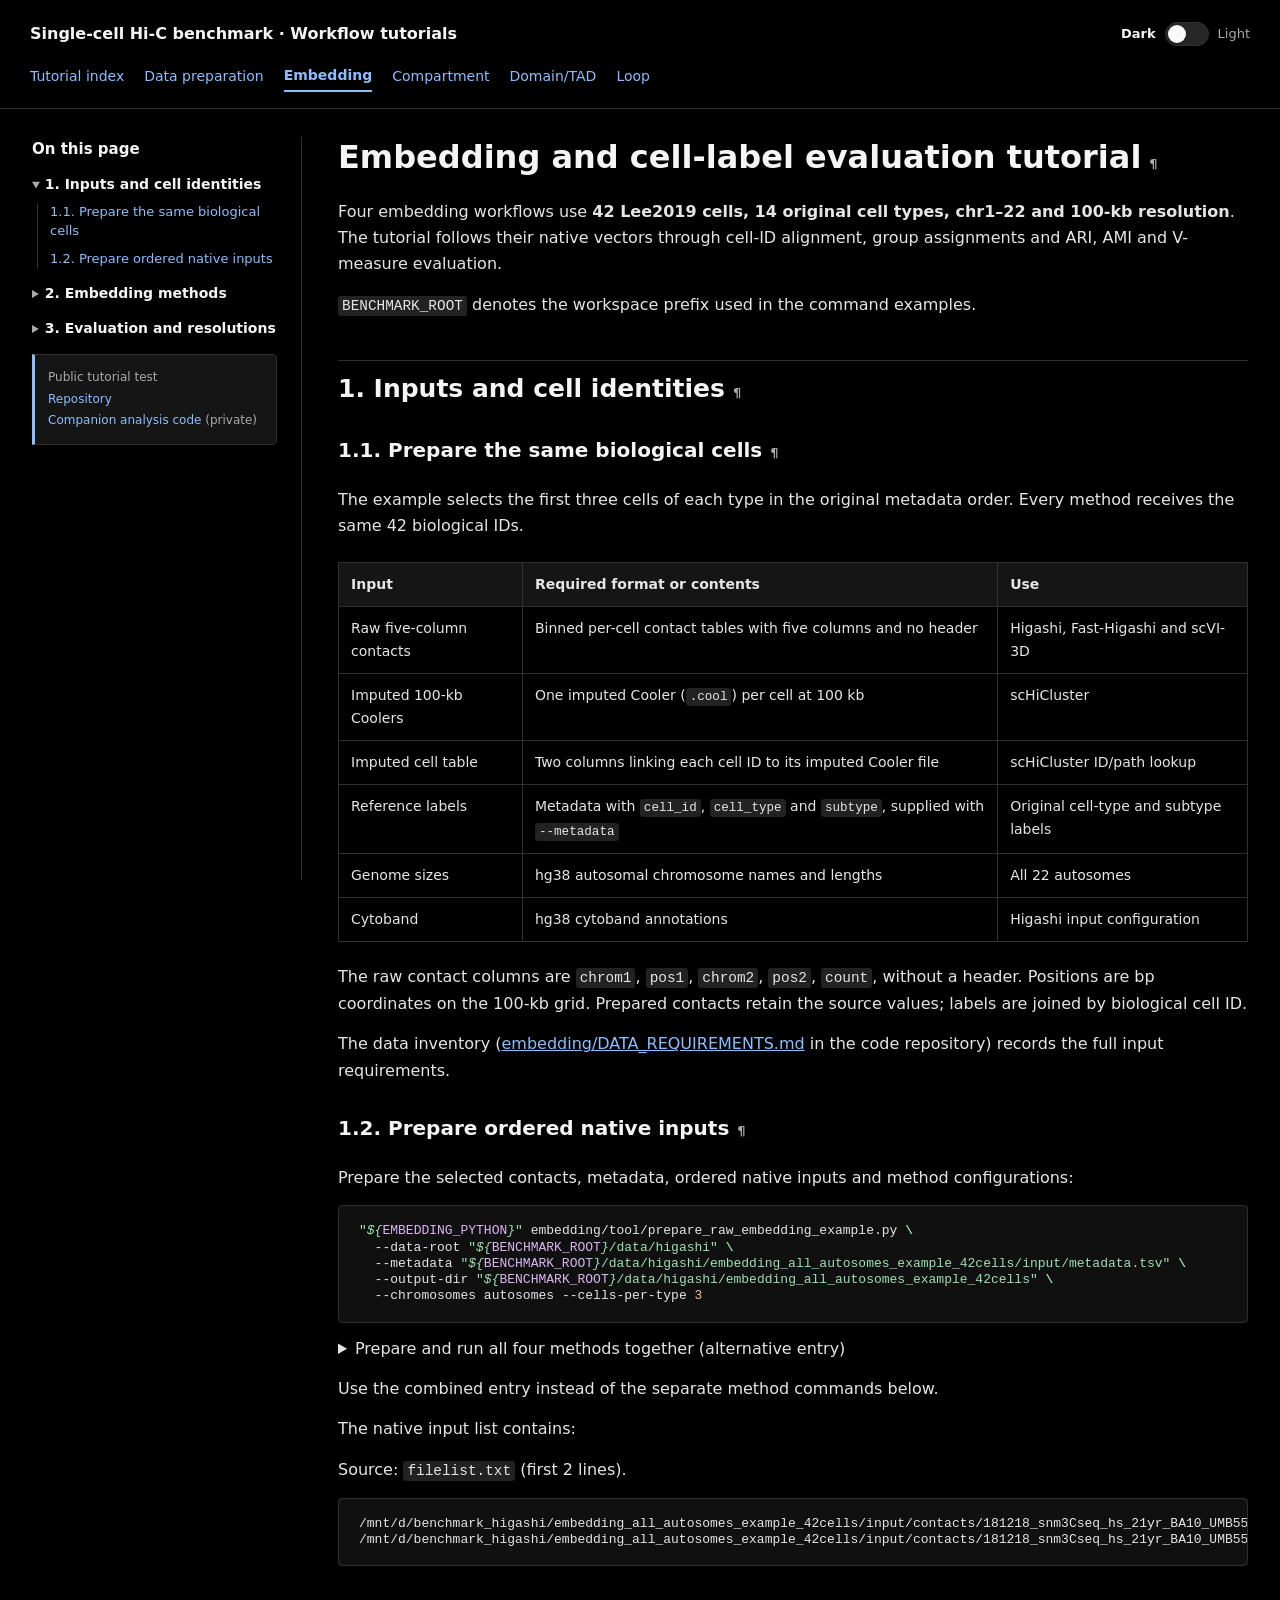
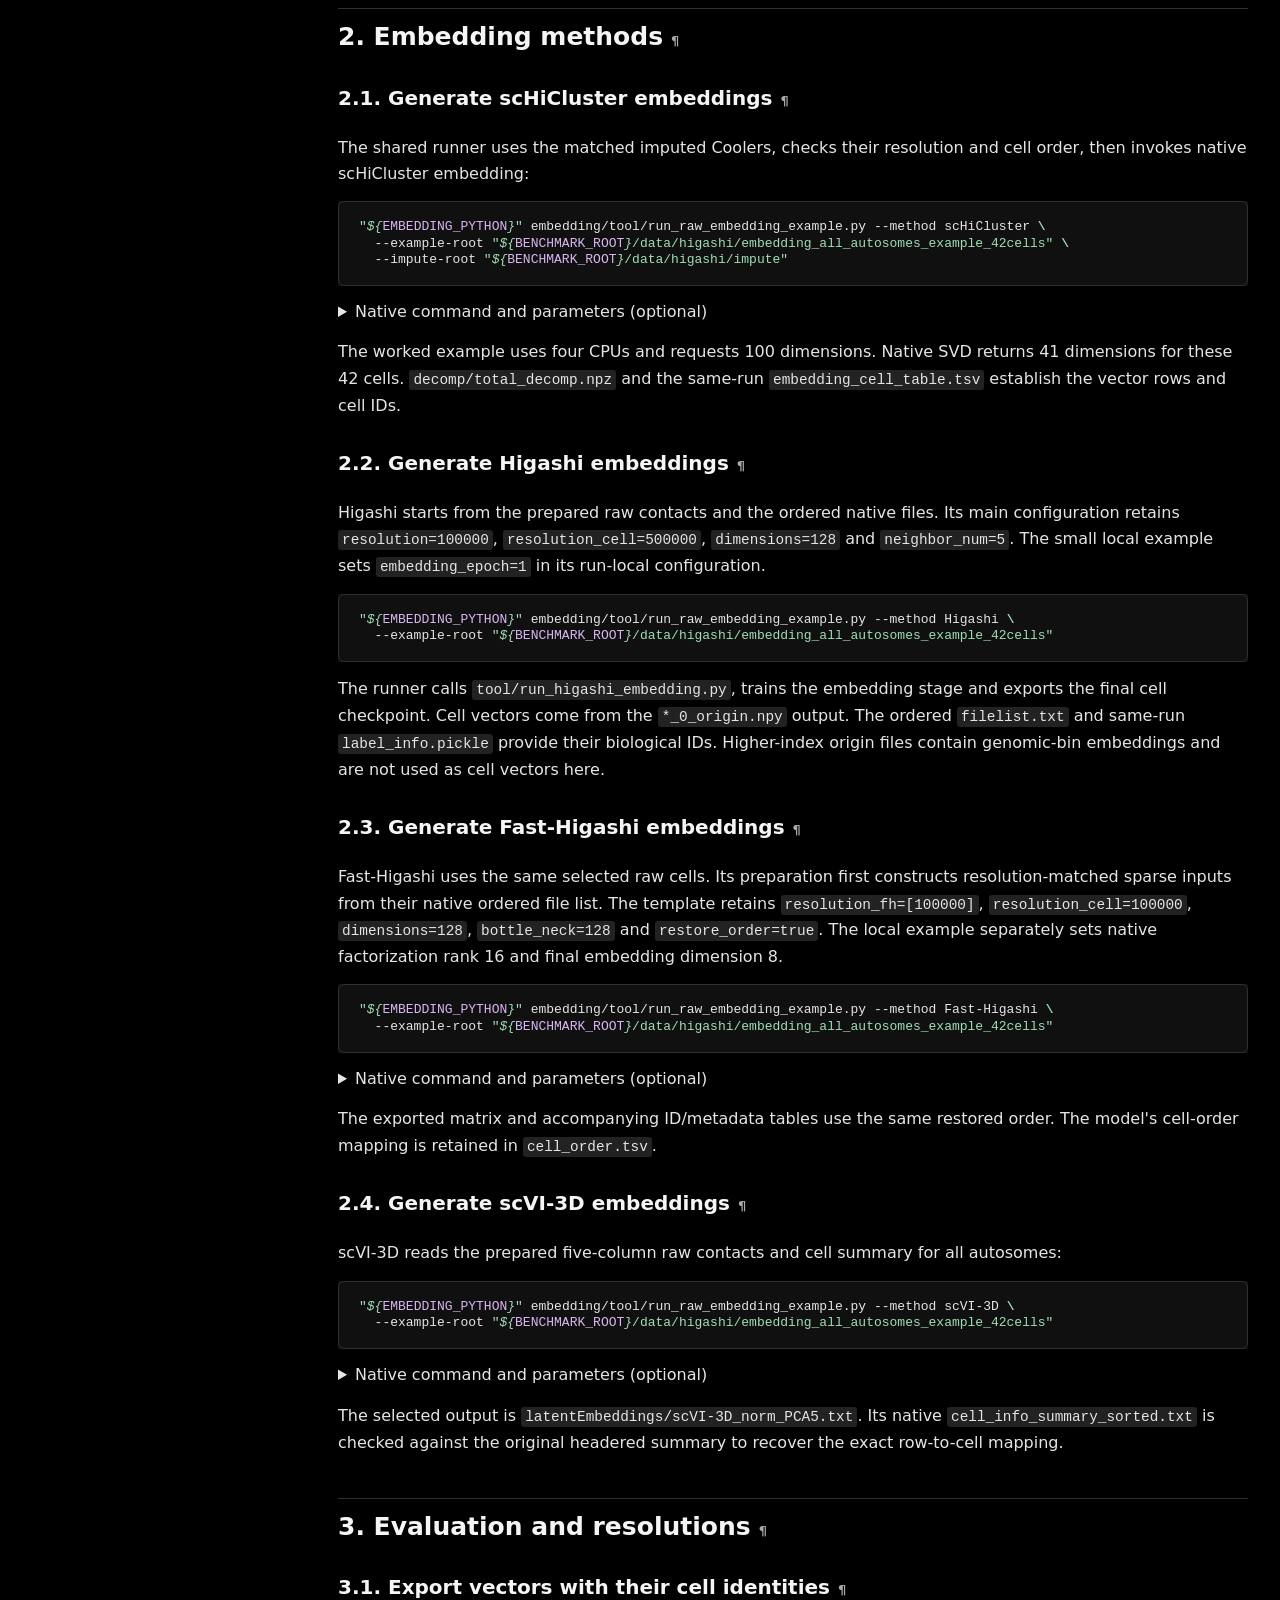
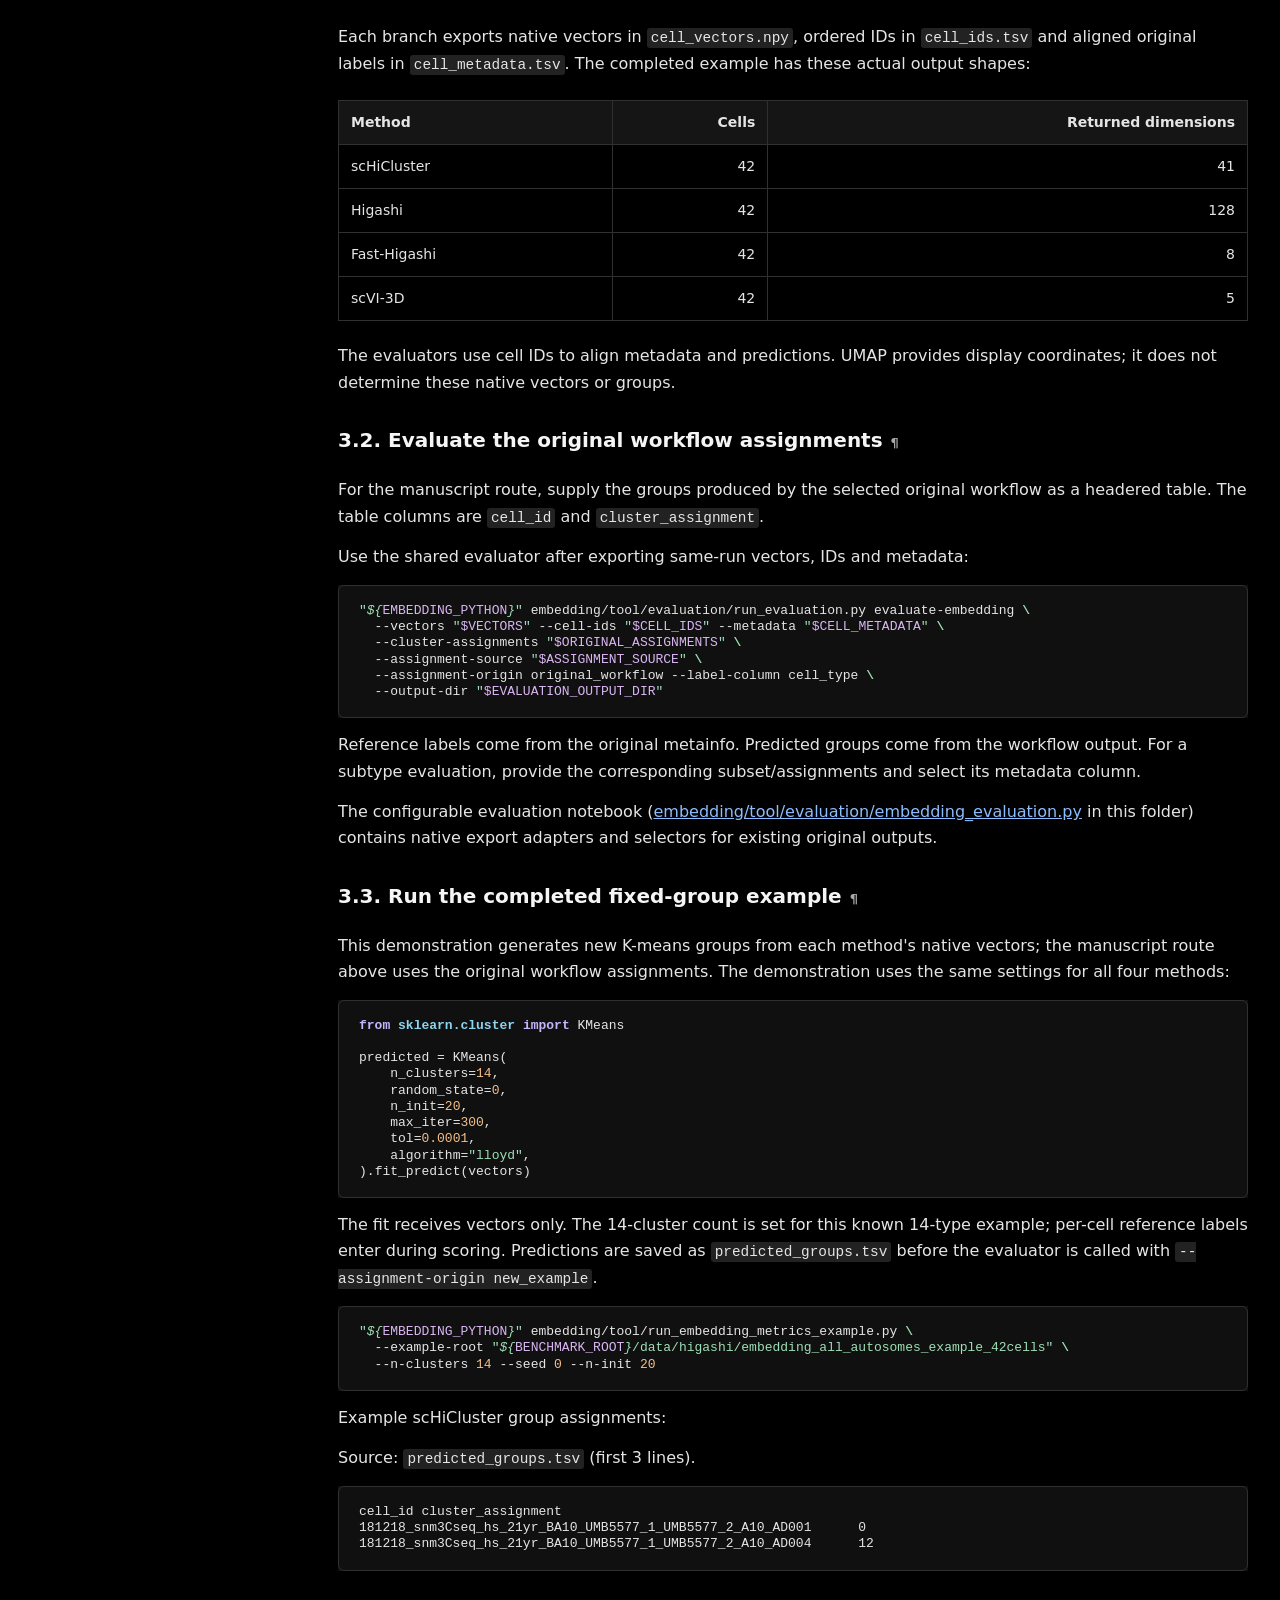
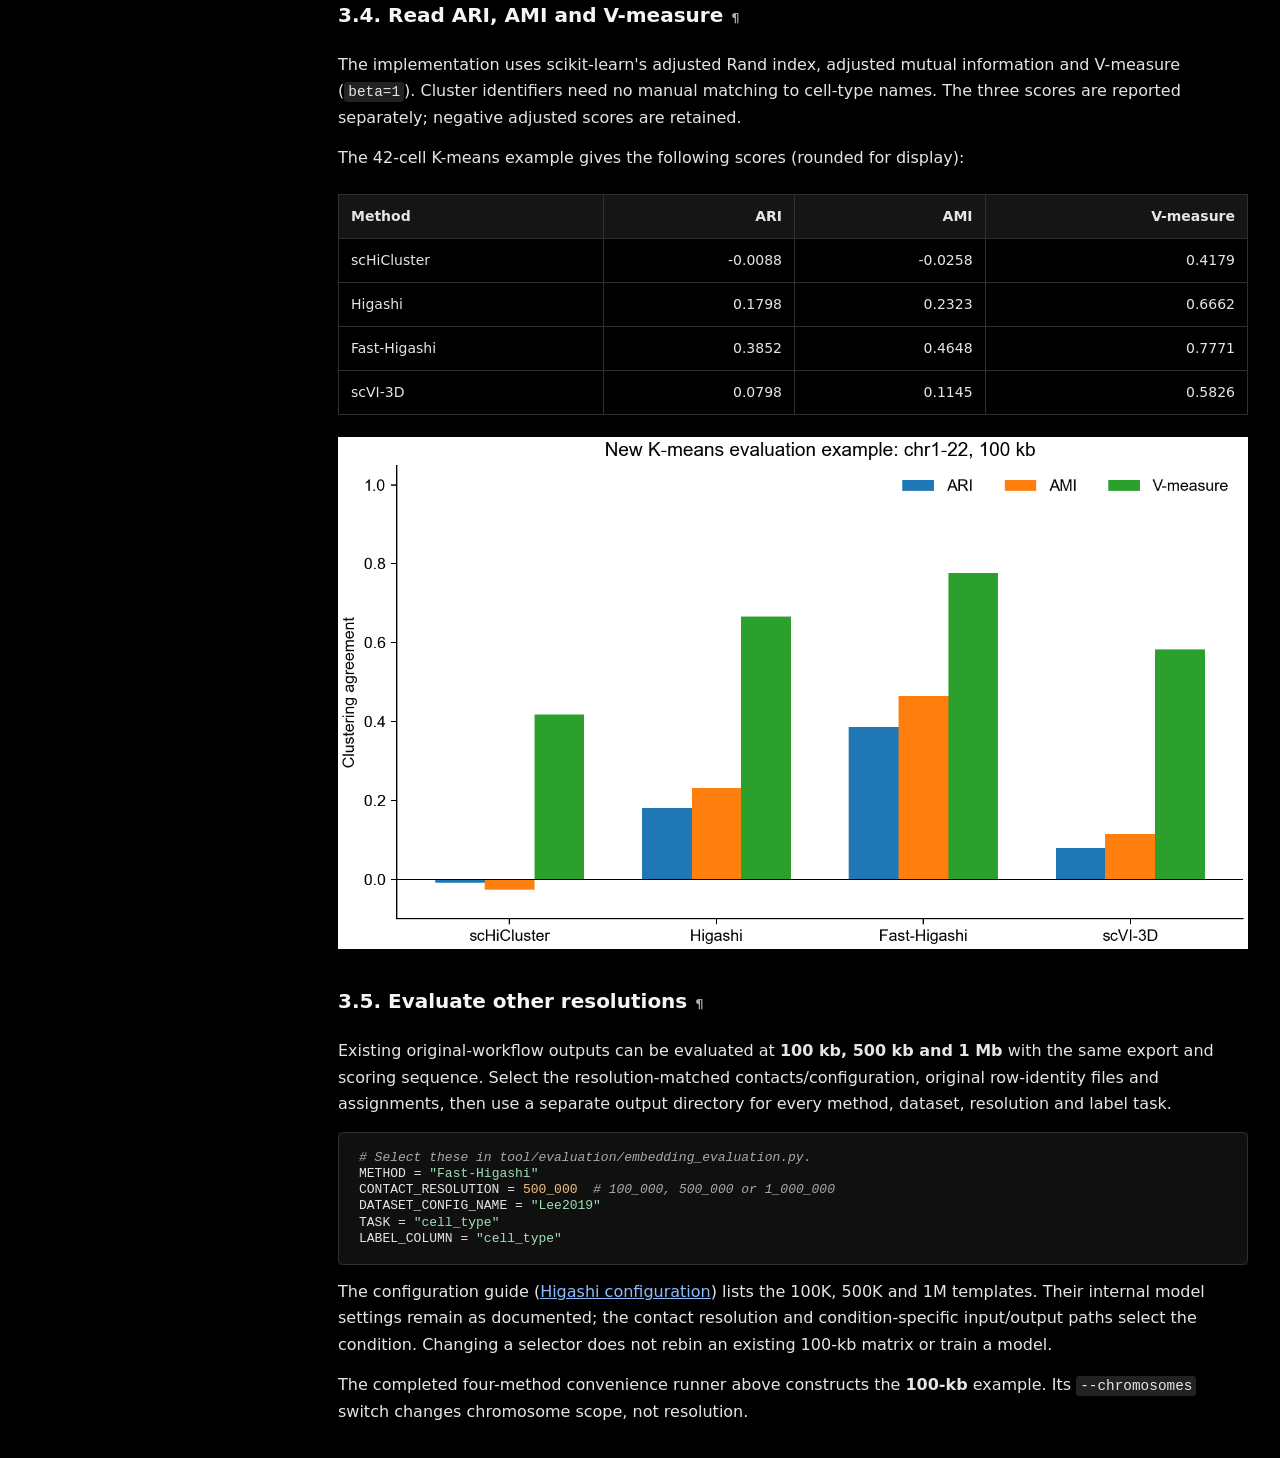
<file: tutorials/embedding.html>
<!DOCTYPE html>

<html data-theme="dark" data-theme-mode="dark" lang="en"><head><meta charset="utf-8"/><meta content="width=device-width,initial-scale=1" name="viewport"/><meta content="dark light" name="color-scheme"/><title>Embedding · Single-cell Hi-C tutorials</title><style>
*{box-sizing:border-box}body{margin:0;color:#243347;background:#fff;font:16px/1.65 system-ui,-apple-system,"Segoe UI",sans-serif}
.topbar{border-bottom:1px solid #dae2ec;padding:16px 30px;color:#173653}.brand{font-weight:650}.modules{display:flex;gap:8px 20px;flex-wrap:wrap;font-size:14px;margin-top:10px}.modules a{text-decoration:none;padding-bottom:3px}.modules .active{font-weight:700;border-bottom:2px solid #2463a0}
.layout{max-width:1440px;margin:auto;padding:30px;display:grid;grid-template-columns:245px minmax(0,1fr);gap:42px}
nav{position:sticky;top:24px;align-self:start;font-size:14px;border-right:1px solid #e0e6ee;padding-right:18px;max-height:calc(100vh - 48px);overflow:auto}
nav strong{display:block;margin-bottom:10px}nav a{display:block;margin:0 0 10px;text-decoration:none;line-height:1.4}
main{min-width:0;max-width:1040px}h1{font-size:32px;line-height:1.25;margin-top:0}h2{font-size:25px;line-height:1.3;margin-top:42px;padding-top:12px;border-top:1px solid #e6ebf1;scroll-margin-top:18px}
h3{font-size:20px;margin-top:28px}a{color:#2463a0}p{margin:14px 0}pre{padding:17px 20px;border:1px solid #dce4ee;border-radius:6px;background:#f5f7fb;overflow-x:auto;font:13px/1.55 Consolas,monospace}
code{font-family:Consolas,monospace;font-size:.9em}p code,li code,td code{background:#f1f4f8;padding:2px 4px;border-radius:3px;overflow-wrap:anywhere}
.table-wrap{overflow-x:auto;margin:22px 0}table{border-collapse:collapse;width:100%;font-size:14px}th,td{border:1px solid #dce4ee;padding:10px 12px;text-align:left;vertical-align:top}th{background:#eff4fa}
img{max-width:100%;height:auto}.anchor-link{font-size:13px;margin-left:8px;text-decoration:none;color:#8fa6bb}.cell{padding:0}.text_cell_render{padding:0}footer{margin:35px 0;color:#68798b;font-size:13px}
@media(max-width:900px){.layout{grid-template-columns:1fr;padding:20px;gap:20px}nav{position:static;border-right:none;border-bottom:1px solid #dae2ec;padding-bottom:18px;max-height:none}h1{font-size:28px}.topbar{padding:16px 20px}}
pre { line-height: 125%; }
td.linenos .normal { color: #666666; background-color: transparent; padding-left: 5px; padding-right: 5px; }
span.linenos { color: #666666; background-color: transparent; padding-left: 5px; padding-right: 5px; }
td.linenos .special { color: #000000; background-color: #ffffc0; padding-left: 5px; padding-right: 5px; }
span.linenos.special { color: #000000; background-color: #ffffc0; padding-left: 5px; padding-right: 5px; }
.highlight .hll { background-color: #ffffcc }
.highlight { background: #f0f0f0; }
.highlight .c { color: #60A0B0; font-style: italic } /* Comment */
.highlight .err { border: 1px solid #F00 } /* Error */
.highlight .k { color: #007020; font-weight: bold } /* Keyword */
.highlight .o { color: #666 } /* Operator */
.highlight .ch { color: #60A0B0; font-style: italic } /* Comment.Hashbang */
.highlight .cm { color: #60A0B0; font-style: italic } /* Comment.Multiline */
.highlight .cp { color: #007020 } /* Comment.Preproc */
.highlight .cpf { color: #60A0B0; font-style: italic } /* Comment.PreprocFile */
.highlight .c1 { color: #60A0B0; font-style: italic } /* Comment.Single */
.highlight .cs { color: #60A0B0; background-color: #FFF0F0 } /* Comment.Special */
.highlight .gd { color: #A00000 } /* Generic.Deleted */
.highlight .ge { font-style: italic } /* Generic.Emph */
.highlight .ges { font-weight: bold; font-style: italic } /* Generic.EmphStrong */
.highlight .gr { color: #F00 } /* Generic.Error */
.highlight .gh { color: #000080; font-weight: bold } /* Generic.Heading */
.highlight .gi { color: #00A000 } /* Generic.Inserted */
.highlight .go { color: #888 } /* Generic.Output */
.highlight .gp { color: #C65D09; font-weight: bold } /* Generic.Prompt */
.highlight .gs { font-weight: bold } /* Generic.Strong */
.highlight .gu { color: #800080; font-weight: bold } /* Generic.Subheading */
.highlight .gt { color: #04D } /* Generic.Traceback */
.highlight .kc { color: #007020; font-weight: bold } /* Keyword.Constant */
.highlight .kd { color: #007020; font-weight: bold } /* Keyword.Declaration */
.highlight .kn { color: #007020; font-weight: bold } /* Keyword.Namespace */
.highlight .kp { color: #007020 } /* Keyword.Pseudo */
.highlight .kr { color: #007020; font-weight: bold } /* Keyword.Reserved */
.highlight .kt { color: #902000 } /* Keyword.Type */
.highlight .m { color: #40A070 } /* Literal.Number */
.highlight .s { color: #4070A0 } /* Literal.String */
.highlight .na { color: #4070A0 } /* Name.Attribute */
.highlight .nb { color: #007020 } /* Name.Builtin */
.highlight .nc { color: #0E84B5; font-weight: bold } /* Name.Class */
.highlight .no { color: #60ADD5 } /* Name.Constant */
.highlight .nd { color: #555; font-weight: bold } /* Name.Decorator */
.highlight .ni { color: #D55537; font-weight: bold } /* Name.Entity */
.highlight .ne { color: #007020 } /* Name.Exception */
.highlight .nf { color: #06287E } /* Name.Function */
.highlight .nl { color: #002070; font-weight: bold } /* Name.Label */
.highlight .nn { color: #0E84B5; font-weight: bold } /* Name.Namespace */
.highlight .nt { color: #062873; font-weight: bold } /* Name.Tag */
.highlight .nv { color: #BB60D5 } /* Name.Variable */
.highlight .ow { color: #007020; font-weight: bold } /* Operator.Word */
.highlight .w { color: #BBB } /* Text.Whitespace */
.highlight .mb { color: #40A070 } /* Literal.Number.Bin */
.highlight .mf { color: #40A070 } /* Literal.Number.Float */
.highlight .mh { color: #40A070 } /* Literal.Number.Hex */
.highlight .mi { color: #40A070 } /* Literal.Number.Integer */
.highlight .mo { color: #40A070 } /* Literal.Number.Oct */
.highlight .sa { color: #4070A0 } /* Literal.String.Affix */
.highlight .sb { color: #4070A0 } /* Literal.String.Backtick */
.highlight .sc { color: #4070A0 } /* Literal.String.Char */
.highlight .dl { color: #4070A0 } /* Literal.String.Delimiter */
.highlight .sd { color: #4070A0; font-style: italic } /* Literal.String.Doc */
.highlight .s2 { color: #4070A0 } /* Literal.String.Double */
.highlight .se { color: #4070A0; font-weight: bold } /* Literal.String.Escape */
.highlight .sh { color: #4070A0 } /* Literal.String.Heredoc */
.highlight .si { color: #70A0D0; font-style: italic } /* Literal.String.Interpol */
.highlight .sx { color: #C65D09 } /* Literal.String.Other */
.highlight .sr { color: #235388 } /* Literal.String.Regex */
.highlight .s1 { color: #4070A0 } /* Literal.String.Single */
.highlight .ss { color: #517918 } /* Literal.String.Symbol */
.highlight .bp { color: #007020 } /* Name.Builtin.Pseudo */
.highlight .fm { color: #06287E } /* Name.Function.Magic */
.highlight .vc { color: #BB60D5 } /* Name.Variable.Class */
.highlight .vg { color: #BB60D5 } /* Name.Variable.Global */
.highlight .vi { color: #BB60D5 } /* Name.Variable.Instance */
.highlight .vm { color: #BB60D5 } /* Name.Variable.Magic */
.highlight .il { color: #40A070 } /* Literal.Number.Integer.Long */
.edition-note{font-size:14px;padding:10px 14px;background:#eff4fa;border-left:3px solid #2463a0;margin:0 0 25px;color:#40566d}

/* Two-level page headings and grouped navigation. */
nav .toc-group{margin:0 0 14px}
nav .toc-group summary{cursor:pointer;color:#173653;font-weight:650;line-height:1.45}
nav .toc-group summary::marker{color:#6e839b;font-size:12px}
nav .toc-group summary a{display:inline;margin:0;color:inherit;font-weight:inherit}
nav .toc-group[open] summary{margin-bottom:9px}
nav .toc-subsections{padding-left:12px;margin-left:5px;border-left:1px solid #dce4ee}
nav .toc-subsections a{font-size:13px;line-height:1.45;margin-bottom:9px}
h3{scroll-margin-top:18px}
.method-title{font-size:18px;font-weight:650;line-height:1.4;margin:26px 0 12px;scroll-margin-top:18px}
</style><link data-tutorial-theme="system" href="../assets/theme.css?v=c4c3e50df51a" rel="stylesheet"/><script data-tutorial-theme-script="true" src="../assets/theme.js?v=5e6405cc1496"></script><link href="../assets/sidebar.css?v=e2e23b9b0a79" rel="stylesheet"/><script defer="" src="../assets/sidebar.js?v=3472117f370d"></script></head><body><header class="topbar"><div class="topbar-heading"><button aria-controls="tutorial-sidebar" aria-expanded="false" aria-label="Open contents" class="sidebar-toggle" id="sidebar-toggle" type="button">Contents</button><div class="brand">Single-cell Hi-C benchmark · Workflow tutorials</div><div aria-label="Color mode" class="theme-switcher" hidden="" role="group">
<span class="theme-option" data-theme-value="dark">Dark</span>
<button aria-checked="false" aria-label="Light mode" class="theme-switch" id="theme-toggle" role="switch" title="Switch to light mode" type="button">
<span aria-hidden="true" class="theme-switch-track"><span class="theme-switch-thumb"></span></span>
</button>
<span class="theme-option" data-theme-value="light">Light</span>
</div></div><div aria-label="Tutorials" class="modules" role="navigation"><a class="" href="../index.html">Tutorial index</a><a class="" href="data_preparation.html">Data preparation</a><a aria-current="page" class="active" href="embedding.html">Embedding</a><a class="" href="compartment.html">Compartment</a><a class="" href="tad.html">Domain/TAD</a><a class="" href="loop.html">Loop</a></div></header><div class="layout"><nav aria-label="On this page" class="tutorial-sidebar" id="tutorial-sidebar"><div class="sidebar-heading"><strong>On this page</strong><button aria-label="Close contents" class="sidebar-close" id="sidebar-close" type="button">×</button></div><div class="sidebar-scroll"><div class="page-toc"><details class="toc-group" name="page-sections" open=""><summary><a href="#Inputs-and-cell-identities">1. Inputs and cell identities</a></summary><div class="toc-subsections"><a href="#1.-Prepare-the-same-biological-cells">1.1. Prepare the same biological cells</a><a href="#2.-Prepare-ordered-native-inputs">1.2. Prepare ordered native inputs</a></div></details><details class="toc-group" name="page-sections"><summary><a href="#Embedding-methods">2. Embedding methods</a></summary><div class="toc-subsections"><a href="#3.-Generate-scHiCluster-embeddings">2.1. Generate scHiCluster embeddings</a><a href="#4.-Generate-Higashi-embeddings">2.2. Generate Higashi embeddings</a><a href="#5.-Generate-Fast-Higashi-embeddings">2.3. Generate Fast-Higashi embeddings</a><a href="#6.-Generate-scVI-3D-embeddings">2.4. Generate scVI-3D embeddings</a></div></details><details class="toc-group" name="page-sections"><summary><a href="#Evaluation-and-resolutions">3. Evaluation and resolutions</a></summary><div class="toc-subsections"><a href="#7.-Export-vectors-with-their-cell-identities">3.1. Export vectors with their cell identities</a><a href="#8.-Evaluate-the-original-workflow-assignments">3.2. Evaluate the original workflow assignments</a><a href="#9.-Run-the-completed-fixed-group-example">3.3. Run the completed fixed-group example</a><a href="#10.-Read-ARI,-AMI-and-V-measure">3.4. Read ARI, AMI and V-measure</a><a href="#11.-Evaluate-other-resolutions">3.5. Evaluate other resolutions</a></div></details></div><p class="edition-note sidebar-info" id="project-links">Public tutorial test<br/><a href="https://github.com/rawandy2001-design/benchmark-tutorials">Repository</a><br/><a href="https://github.com/rawandy2001-design/benchmark">Companion analysis code</a> (private)</p></div></nav><main><div class="cell border-box-sizing text_cell rendered" id="cell-id=embedding-tutorial-00"><div class="prompt input_prompt">
</div><div class="inner_cell">
<div class="text_cell_render border-box-sizing rendered_html"><h1 id="Embedding-and-cell-label-evaluation-tutorial">Embedding and cell-label evaluation tutorial<a class="anchor-link" href="#Embedding-and-cell-label-evaluation-tutorial">¶</a></h1><p>Four embedding workflows use <strong>42 Lee2019 cells, 14 original cell types, chr1–22 and 100-kb resolution</strong>. The tutorial follows their native vectors through cell-ID alignment, group assignments and ARI, AMI and V-measure evaluation.</p>
<p><code>BENCHMARK_ROOT</code> denotes the workspace prefix used in the command examples.</p>
</div>
</div>
</div>
<div class="cell tutorial-section" id="cell-id=embedding-group-01"><h2 id="Inputs-and-cell-identities">1. Inputs and cell identities<a class="anchor-link" href="#Inputs-and-cell-identities">¶</a></h2></div><div class="cell border-box-sizing text_cell rendered" id="cell-id=embedding-tutorial-01"><div class="prompt input_prompt">
</div><div class="inner_cell">
<div class="text_cell_render border-box-sizing rendered_html"><h3 id="1.-Prepare-the-same-biological-cells">1.1. Prepare the same biological cells<a class="anchor-link" href="#1.-Prepare-the-same-biological-cells">¶</a></h3><p>The example selects the first three cells of each type in the original
metadata order. Every method receives the same 42 biological IDs.</p>
<div class="table-wrap"><table>
<thead>
<tr>
<th>Input</th>
<th>Required format or contents</th>
<th>Use</th>
</tr>
</thead>
<tbody>
<tr>
<td>Raw five-column contacts</td>
<td>Binned per-cell contact tables with five columns and no header</td>
<td>Higashi, Fast-Higashi and scVI-3D</td>
</tr>
<tr>
<td>Imputed 100-kb Coolers</td>
<td>One imputed Cooler (<code>.cool</code>) per cell at 100 kb</td>
<td>scHiCluster</td>
</tr>
<tr>
<td>Imputed cell table</td>
<td>Two columns linking each cell ID to its imputed Cooler file</td>
<td>scHiCluster ID/path lookup</td>
</tr>
<tr>
<td>Reference labels</td>
<td>Metadata with <code>cell_id</code>, <code>cell_type</code> and <code>subtype</code>, supplied with <code>--metadata</code></td>
<td>Original cell-type and subtype labels</td>
</tr>
<tr>
<td>Genome sizes</td>
<td>hg38 autosomal chromosome names and lengths</td>
<td>All 22 autosomes</td>
</tr>
<tr>
<td>Cytoband</td>
<td>hg38 cytoband annotations</td>
<td>Higashi input configuration</td>
</tr>
</tbody>
</table></div>
<p>The raw contact columns are <code>chrom1</code>, <code>pos1</code>, <code>chrom2</code>, <code>pos2</code>, <code>count</code>,
without a header. Positions are bp coordinates on the 100-kb grid. Prepared
contacts retain the source values; labels are joined by biological cell ID.</p>
<p>The data inventory (<a href="https://github.com/rawandy2001-design/benchmark/blob/main/embedding/DATA_REQUIREMENTS.md">embedding/DATA_REQUIREMENTS.md</a> in the code repository) records the full input requirements.</p>
</div>
</div>
</div>
<div class="cell border-box-sizing text_cell rendered" id="cell-id=embedding-tutorial-02"><div class="prompt input_prompt">
</div><div class="inner_cell">
<div class="text_cell_render border-box-sizing rendered_html"><p></p>
<h3 id="2.-Prepare-ordered-native-inputs">1.2. Prepare ordered native inputs<a class="anchor-link" href="#2.-Prepare-ordered-native-inputs">¶</a></h3><p>Prepare the selected contacts, metadata, ordered native inputs and method configurations:</p>
<div class="highlight"><pre><span></span><span class="s2">"</span><span class="si">${</span><span class="nv">EMBEDDING_PYTHON</span><span class="si">}</span><span class="s2">"</span><span class="w"> </span>embedding/tool/prepare_raw_embedding_example.py<span class="w"> </span><span class="se">\</span>
<span class="w">  </span>--data-root<span class="w"> </span><span class="s2">"</span><span class="si">${</span><span class="nv">BENCHMARK_ROOT</span><span class="si">}</span><span class="s2">/data/higashi"</span><span class="w"> </span><span class="se">\</span>
<span class="w">  </span>--metadata<span class="w"> </span><span class="s2">"</span><span class="si">${</span><span class="nv">BENCHMARK_ROOT</span><span class="si">}</span><span class="s2">/data/higashi/embedding_all_autosomes_example_42cells/input/metadata.tsv"</span><span class="w"> </span><span class="se">\</span>
<span class="w">  </span>--output-dir<span class="w"> </span><span class="s2">"</span><span class="si">${</span><span class="nv">BENCHMARK_ROOT</span><span class="si">}</span><span class="s2">/data/higashi/embedding_all_autosomes_example_42cells"</span><span class="w"> </span><span class="se">\</span>
<span class="w">  </span>--chromosomes<span class="w"> </span>autosomes<span class="w"> </span>--cells-per-type<span class="w"> </span><span class="m">3</span>
</pre></div>
<details>
<summary>Prepare and run all four methods together (alternative entry)</summary>
<div class="highlight"><pre><span></span><span class="s2">"</span><span class="si">${</span><span class="nv">EMBEDDING_PYTHON</span><span class="si">}</span><span class="s2">"</span><span class="w"> </span>embedding/tool/run_raw_embedding_examples.py<span class="w"> </span><span class="se">\</span>
<span class="w">  </span>--data-root<span class="w"> </span><span class="s2">"</span><span class="si">${</span><span class="nv">BENCHMARK_ROOT</span><span class="si">}</span><span class="s2">/data/higashi"</span><span class="w"> </span><span class="se">\</span>
<span class="w">  </span>--metadata<span class="w"> </span><span class="s2">"</span><span class="si">${</span><span class="nv">BENCHMARK_ROOT</span><span class="si">}</span><span class="s2">/data/higashi/embedding_all_autosomes_example_42cells/input/metadata.tsv"</span><span class="w"> </span><span class="se">\</span>
<span class="w">  </span>--chromosomes<span class="w"> </span>autosomes<span class="w"> </span>--cells-per-type<span class="w"> </span><span class="m">3</span><span class="w"> </span><span class="se">\</span>
<span class="w">  </span>--example-root<span class="w"> </span><span class="s2">"</span><span class="si">${</span><span class="nv">BENCHMARK_ROOT</span><span class="si">}</span><span class="s2">/data/higashi/embedding_all_autosomes_example_42cells"</span><span class="w"> </span><span class="se">\</span>
<span class="w">  </span>--impute-root<span class="w"> </span><span class="s2">"</span><span class="si">${</span><span class="nv">BENCHMARK_ROOT</span><span class="si">}</span><span class="s2">/data/higashi/impute"</span>
</pre></div>
</details>
<p>Use the combined entry instead of the separate method commands below.</p>
<p>The native input list contains:</p>
<p>Source: <code>filelist.txt</code> (first 2 lines).</p>
<div class="highlight"><pre><span></span>/mnt/d/benchmark_higashi/embedding_all_autosomes_example_42cells/input/contacts/181218_snm3Cseq_hs_21yr_BA10_UMB5577_1_UMB5577_2_A10_AD001.txt
/mnt/d/benchmark_higashi/embedding_all_autosomes_example_42cells/input/contacts/181218_snm3Cseq_hs_21yr_BA10_UMB5577_1_UMB5577_2_A10_AD004.txt
</pre></div>
</div>
</div>
</div>
<div class="cell tutorial-section" id="cell-id=embedding-group-02"><h2 id="Embedding-methods">2. Embedding methods<a class="anchor-link" href="#Embedding-methods">¶</a></h2></div><div class="cell border-box-sizing text_cell rendered" id="cell-id=embedding-tutorial-03"><div class="prompt input_prompt">
</div><div class="inner_cell">
<div class="text_cell_render border-box-sizing rendered_html"><p></p>
<h3 id="3.-Generate-scHiCluster-embeddings">2.1. Generate scHiCluster embeddings<a class="anchor-link" href="#3.-Generate-scHiCluster-embeddings">¶</a></h3><p>The shared runner uses the matched imputed Coolers, checks their resolution and cell order, then invokes native scHiCluster embedding:</p>
<div class="highlight"><pre><span></span><span class="s2">"</span><span class="si">${</span><span class="nv">EMBEDDING_PYTHON</span><span class="si">}</span><span class="s2">"</span><span class="w"> </span>embedding/tool/run_raw_embedding_example.py<span class="w"> </span>--method<span class="w"> </span>scHiCluster<span class="w"> </span><span class="se">\</span>
<span class="w">  </span>--example-root<span class="w"> </span><span class="s2">"</span><span class="si">${</span><span class="nv">BENCHMARK_ROOT</span><span class="si">}</span><span class="s2">/data/higashi/embedding_all_autosomes_example_42cells"</span><span class="w"> </span><span class="se">\</span>
<span class="w">  </span>--impute-root<span class="w"> </span><span class="s2">"</span><span class="si">${</span><span class="nv">BENCHMARK_ROOT</span><span class="si">}</span><span class="s2">/data/higashi/impute"</span>
</pre></div>
<details>
<summary>Native command and parameters (optional)</summary>
<div class="highlight"><pre><span></span>hicluster<span class="w"> </span>embedding<span class="w"> </span><span class="se">\</span>
<span class="w">  </span>--cell_table_path<span class="w"> </span><span class="s2">"</span><span class="si">${</span><span class="nv">BENCHMARK_ROOT</span><span class="si">}</span><span class="s2">/data/higashi/embedding_all_autosomes_example_42cells/native/scHiCluster/input/cell_table_100K.tsv"</span><span class="w"> </span><span class="se">\</span>
<span class="w">  </span>--output_dir<span class="w"> </span><span class="s2">"</span><span class="si">${</span><span class="nv">BENCHMARK_ROOT</span><span class="si">}</span><span class="s2">/data/higashi/embedding_all_autosomes_example_42cells/native/scHiCluster/attempt01/run1"</span><span class="w"> </span><span class="se">\</span>
<span class="w">  </span>--dim<span class="w"> </span><span class="m">100</span><span class="w"> </span>--dist<span class="w"> </span><span class="m">1000000</span><span class="w"> </span>--resolution<span class="w"> </span><span class="m">100000</span><span class="w"> </span>--scale_factor<span class="w"> </span><span class="m">100000</span><span class="w"> </span><span class="se">\</span>
<span class="w">  </span>--norm_sig<span class="w"> </span>--save_raw<span class="w"> </span>--cpu<span class="w"> </span><span class="m">48</span>
</pre></div>
</details>
<p>The worked example uses four CPUs and requests 100 dimensions. Native SVD returns 41 dimensions for these 42 cells. <code>decomp/total_decomp.npz</code> and the same-run <code>embedding_cell_table.tsv</code> establish the vector rows and cell IDs.</p>
</div>
</div>
</div>
<div class="cell border-box-sizing text_cell rendered" id="cell-id=embedding-tutorial-04"><div class="prompt input_prompt">
</div><div class="inner_cell">
<div class="text_cell_render border-box-sizing rendered_html"><h3 id="4.-Generate-Higashi-embeddings">2.2. Generate Higashi embeddings<a class="anchor-link" href="#4.-Generate-Higashi-embeddings">¶</a></h3><p>Higashi starts from the prepared raw contacts and the ordered native files.
Its main configuration retains <code>resolution=100000</code>,
<code>resolution_cell=500000</code>, <code>dimensions=128</code> and <code>neighbor_num=5</code>.
The small local example sets <code>embedding_epoch=1</code> in its run-local configuration.</p>
<div class="highlight"><pre><span></span><span class="s2">"</span><span class="si">${</span><span class="nv">EMBEDDING_PYTHON</span><span class="si">}</span><span class="s2">"</span><span class="w"> </span>embedding/tool/run_raw_embedding_example.py<span class="w"> </span>--method<span class="w"> </span>Higashi<span class="w"> </span><span class="se">\</span>
<span class="w">  </span>--example-root<span class="w"> </span><span class="s2">"</span><span class="si">${</span><span class="nv">BENCHMARK_ROOT</span><span class="si">}</span><span class="s2">/data/higashi/embedding_all_autosomes_example_42cells"</span>
</pre></div>
<p>The runner calls <code>tool/run_higashi_embedding.py</code>, trains the embedding stage
and exports the final cell checkpoint. Cell vectors come from the
<code>*_0_origin.npy</code> output. The ordered <code>filelist.txt</code> and same-run
<code>label_info.pickle</code> provide their biological IDs.
Higher-index origin files contain genomic-bin embeddings and are not used as
cell vectors here.</p>
</div>
</div>
</div>
<div class="cell border-box-sizing text_cell rendered" id="cell-id=embedding-tutorial-05"><div class="prompt input_prompt">
</div><div class="inner_cell">
<div class="text_cell_render border-box-sizing rendered_html"><p></p>
<h3 id="5.-Generate-Fast-Higashi-embeddings">2.3. Generate Fast-Higashi embeddings<a class="anchor-link" href="#5.-Generate-Fast-Higashi-embeddings">¶</a></h3><p>Fast-Higashi uses the same selected raw cells. Its preparation first constructs
resolution-matched sparse inputs from their native ordered file list.
The template retains <code>resolution_fh=[100000]</code>, <code>resolution_cell=100000</code>,
<code>dimensions=128</code>, <code>bottle_neck=128</code> and <code>restore_order=true</code>.
The local example separately sets native factorization rank 16 and final
embedding dimension 8.</p>
<div class="highlight"><pre><span></span><span class="s2">"</span><span class="si">${</span><span class="nv">EMBEDDING_PYTHON</span><span class="si">}</span><span class="s2">"</span><span class="w"> </span>embedding/tool/run_raw_embedding_example.py<span class="w"> </span>--method<span class="w"> </span>Fast-Higashi<span class="w"> </span><span class="se">\</span>
<span class="w">  </span>--example-root<span class="w"> </span><span class="s2">"</span><span class="si">${</span><span class="nv">BENCHMARK_ROOT</span><span class="si">}</span><span class="s2">/data/higashi/embedding_all_autosomes_example_42cells"</span>
</pre></div>
<details>
<summary>Native command and parameters (optional)</summary>
<div class="highlight"><pre><span></span><span class="s2">"</span><span class="si">${</span><span class="nv">EMBEDDING_PYTHON</span><span class="si">}</span><span class="s2">"</span><span class="w"> </span>embedding/tool/run_fast_higashi_embedding.py<span class="w"> </span><span class="se">\</span>
<span class="w">  </span>--config<span class="w"> </span><span class="s2">"</span><span class="si">${</span><span class="nv">BENCHMARK_ROOT</span><span class="si">}</span><span class="s2">/data/higashi/embedding_all_autosomes_example_42cells/native/Fast-Higashi/attempt01/config.json"</span><span class="w"> </span><span class="se">\</span>
<span class="w">  </span>--output-dir<span class="w"> </span><span class="s2">"</span><span class="si">${</span><span class="nv">BENCHMARK_ROOT</span><span class="si">}</span><span class="s2">/data/higashi/embedding_all_autosomes_example_42cells/native/Fast-Higashi/attempt01/run1"</span><span class="w"> </span>--rank<span class="w"> </span><span class="m">16</span><span class="w"> </span>--final-dim<span class="w"> </span><span class="m">8</span>
</pre></div>
</details>
<p>The exported matrix and accompanying ID/metadata tables use the same restored
order. The model's cell-order mapping is retained in <code>cell_order.tsv</code>.</p>
</div>
</div>
</div>
<div class="cell border-box-sizing text_cell rendered" id="cell-id=embedding-tutorial-06"><div class="prompt input_prompt">
</div><div class="inner_cell">
<div class="text_cell_render border-box-sizing rendered_html"><p></p>
<h3 id="6.-Generate-scVI-3D-embeddings">2.4. Generate scVI-3D embeddings<a class="anchor-link" href="#6.-Generate-scVI-3D-embeddings">¶</a></h3><p>scVI-3D reads the prepared five-column raw contacts and cell summary for all autosomes:</p>
<div class="highlight"><pre><span></span><span class="s2">"</span><span class="si">${</span><span class="nv">EMBEDDING_PYTHON</span><span class="si">}</span><span class="s2">"</span><span class="w"> </span>embedding/tool/run_raw_embedding_example.py<span class="w"> </span>--method<span class="w"> </span>scVI-3D<span class="w"> </span><span class="se">\</span>
<span class="w">  </span>--example-root<span class="w"> </span><span class="s2">"</span><span class="si">${</span><span class="nv">BENCHMARK_ROOT</span><span class="si">}</span><span class="s2">/data/higashi/embedding_all_autosomes_example_42cells"</span>
</pre></div>
<details>
<summary>Native command and parameters (optional)</summary>
<div class="highlight"><pre><span></span><span class="si">${</span><span class="nv">EMBEDDING_PYTHON</span><span class="si">}</span><span class="w"> </span><span class="si">${</span><span class="nv">SCVI3D_SCRIPT</span><span class="si">}</span><span class="w"> </span>-b<span class="w"> </span><span class="m">10</span><span class="w"> </span>-c<span class="w"> </span>whole<span class="w"> </span>-r<span class="w"> </span><span class="m">100000</span><span class="w"> </span>-n<span class="w"> </span><span class="m">130</span><span class="w"> </span>-pool<span class="w"> </span><span class="m">2</span><span class="w"> </span>-i<span class="w"> </span><span class="s2">"</span><span class="si">${</span><span class="nv">BENCHMARK_ROOT</span><span class="si">}</span><span class="s2">/data/higashi/embedding_all_autosomes_example_42cells/input/contacts"</span><span class="w"> </span>-o<span class="w"> </span><span class="s2">"</span><span class="si">${</span><span class="nv">BENCHMARK_ROOT</span><span class="si">}</span><span class="s2">/data/higashi/embedding_all_autosomes_example_42cells/native/scVI-3D/attempt01/run1"</span><span class="w"> </span>-cs<span class="w"> </span><span class="s2">"</span><span class="si">${</span><span class="nv">BENCHMARK_ROOT</span><span class="si">}</span><span class="s2">/data/higashi/embedding_all_autosomes_example_42cells/input/cell_summary.tsv"</span><span class="w"> </span>-g<span class="w"> </span><span class="s2">"</span><span class="si">${</span><span class="nv">BENCHMARK_ROOT</span><span class="si">}</span><span class="s2">/data/higashi/embedding_all_autosomes_example_42cells/input/hg38.autosomal.chrom.sizes"</span><span class="w"> </span>-gpu<span class="w"> </span>-p<span class="w"> </span><span class="m">1</span><span class="w"> </span>-pca<span class="w"> </span><span class="m">5</span>
</pre></div>
</details>
<p>The selected output is <code>latentEmbeddings/scVI-3D_norm_PCA5.txt</code>.
Its native <code>cell_info_summary_sorted.txt</code> is checked against the original
headered summary to recover the exact row-to-cell mapping.</p>
</div>
</div>
</div>
<div class="cell tutorial-section" id="cell-id=embedding-group-03"><h2 id="Evaluation-and-resolutions">3. Evaluation and resolutions<a class="anchor-link" href="#Evaluation-and-resolutions">¶</a></h2></div><div class="cell border-box-sizing text_cell rendered" id="cell-id=embedding-tutorial-07"><div class="prompt input_prompt">
</div><div class="inner_cell">
<div class="text_cell_render border-box-sizing rendered_html"><p></p>
<h3 id="7.-Export-vectors-with-their-cell-identities">3.1. Export vectors with their cell identities<a class="anchor-link" href="#7.-Export-vectors-with-their-cell-identities">¶</a></h3><p>Each branch exports native vectors in <code>cell_vectors.npy</code>, ordered IDs in <code>cell_ids.tsv</code> and aligned original labels in <code>cell_metadata.tsv</code>.
The completed example has these actual output shapes:</p>
<div class="table-wrap"><table>
<thead>
<tr>
<th>Method</th>
<th style="text-align:right">Cells</th>
<th style="text-align:right">Returned dimensions</th>
</tr>
</thead>
<tbody>
<tr>
<td>scHiCluster</td>
<td style="text-align:right">42</td>
<td style="text-align:right">41</td>
</tr>
<tr>
<td>Higashi</td>
<td style="text-align:right">42</td>
<td style="text-align:right">128</td>
</tr>
<tr>
<td>Fast-Higashi</td>
<td style="text-align:right">42</td>
<td style="text-align:right">8</td>
</tr>
<tr>
<td>scVI-3D</td>
<td style="text-align:right">42</td>
<td style="text-align:right">5</td>
</tr>
</tbody>
</table></div>
<p>The evaluators use cell IDs to align metadata and predictions. UMAP provides
display coordinates; it does not determine these native vectors or groups.</p>
</div>
</div>
</div>
<div class="cell border-box-sizing text_cell rendered" id="cell-id=embedding-tutorial-08"><div class="prompt input_prompt">
</div><div class="inner_cell">
<div class="text_cell_render border-box-sizing rendered_html"><h3 id="8.-Evaluate-the-original-workflow-assignments">3.2. Evaluate the original workflow assignments<a class="anchor-link" href="#8.-Evaluate-the-original-workflow-assignments">¶</a></h3><p>For the manuscript route, supply the groups produced by the selected original
workflow as a headered table. The table columns are <code>cell_id</code> and <code>cluster_assignment</code>.</p>
<p>Use the shared evaluator after exporting same-run vectors, IDs and metadata:</p>
<div class="highlight"><pre><span></span><span class="s2">"</span><span class="si">${</span><span class="nv">EMBEDDING_PYTHON</span><span class="si">}</span><span class="s2">"</span><span class="w"> </span>embedding/tool/evaluation/run_evaluation.py<span class="w"> </span>evaluate-embedding<span class="w"> </span><span class="se">\</span>
<span class="w">  </span>--vectors<span class="w"> </span><span class="s2">"</span><span class="nv">$VECTORS</span><span class="s2">"</span><span class="w"> </span>--cell-ids<span class="w"> </span><span class="s2">"</span><span class="nv">$CELL_IDS</span><span class="s2">"</span><span class="w"> </span>--metadata<span class="w"> </span><span class="s2">"</span><span class="nv">$CELL_METADATA</span><span class="s2">"</span><span class="w"> </span><span class="se">\</span>
<span class="w">  </span>--cluster-assignments<span class="w"> </span><span class="s2">"</span><span class="nv">$ORIGINAL_ASSIGNMENTS</span><span class="s2">"</span><span class="w"> </span><span class="se">\</span>
<span class="w">  </span>--assignment-source<span class="w"> </span><span class="s2">"</span><span class="nv">$ASSIGNMENT_SOURCE</span><span class="s2">"</span><span class="w"> </span><span class="se">\</span>
<span class="w">  </span>--assignment-origin<span class="w"> </span>original_workflow<span class="w"> </span>--label-column<span class="w"> </span>cell_type<span class="w"> </span><span class="se">\</span>
<span class="w">  </span>--output-dir<span class="w"> </span><span class="s2">"</span><span class="nv">$EVALUATION_OUTPUT_DIR</span><span class="s2">"</span>
</pre></div>
<p>Reference labels come from the original metainfo. Predicted groups come from
the workflow output. For a subtype evaluation, provide the corresponding
subset/assignments and select its metadata column.</p>
<p>The configurable evaluation notebook (<a href="https://github.com/rawandy2001-design/benchmark/blob/main/embedding/tool/evaluation/embedding_evaluation.py">embedding/tool/evaluation/embedding_evaluation.py</a> in this folder)
contains native export adapters and selectors for existing original outputs.</p>
</div>
</div>
</div>
<div class="cell border-box-sizing text_cell rendered" id="cell-id=embedding-tutorial-09"><div class="prompt input_prompt">
</div><div class="inner_cell">
<div class="text_cell_render border-box-sizing rendered_html"><p></p>
<h3 id="9.-Run-the-completed-fixed-group-example">3.3. Run the completed fixed-group example<a class="anchor-link" href="#9.-Run-the-completed-fixed-group-example">¶</a></h3><p>This demonstration generates new K-means groups from each method's native vectors; the manuscript route above uses the original workflow assignments. The demonstration uses the same settings for all four methods:</p>
<div class="highlight"><pre><span></span><span class="kn">from</span><span class="w"> </span><span class="nn">sklearn.cluster</span><span class="w"> </span><span class="kn">import</span> <span class="n">KMeans</span>

<span class="n">predicted</span> <span class="o">=</span> <span class="n">KMeans</span><span class="p">(</span>
    <span class="n">n_clusters</span><span class="o">=</span><span class="mi">14</span><span class="p">,</span>
    <span class="n">random_state</span><span class="o">=</span><span class="mi">0</span><span class="p">,</span>
    <span class="n">n_init</span><span class="o">=</span><span class="mi">20</span><span class="p">,</span>
    <span class="n">max_iter</span><span class="o">=</span><span class="mi">300</span><span class="p">,</span>
    <span class="n">tol</span><span class="o">=</span><span class="mf">0.0001</span><span class="p">,</span>
    <span class="n">algorithm</span><span class="o">=</span><span class="s2">"lloyd"</span><span class="p">,</span>
<span class="p">)</span><span class="o">.</span><span class="n">fit_predict</span><span class="p">(</span><span class="n">vectors</span><span class="p">)</span>
</pre></div>
<p>The fit receives vectors only. The 14-cluster count is set for this known
14-type example; per-cell reference labels enter during scoring.
Predictions are saved as <code>predicted_groups.tsv</code> before the evaluator is called
with <code>--assignment-origin new_example</code>.</p>
<div class="highlight"><pre><span></span><span class="s2">"</span><span class="si">${</span><span class="nv">EMBEDDING_PYTHON</span><span class="si">}</span><span class="s2">"</span><span class="w"> </span>embedding/tool/run_embedding_metrics_example.py<span class="w"> </span><span class="se">\</span>
<span class="w">  </span>--example-root<span class="w"> </span><span class="s2">"</span><span class="si">${</span><span class="nv">BENCHMARK_ROOT</span><span class="si">}</span><span class="s2">/data/higashi/embedding_all_autosomes_example_42cells"</span><span class="w"> </span><span class="se">\</span>
<span class="w">  </span>--n-clusters<span class="w"> </span><span class="m">14</span><span class="w"> </span>--seed<span class="w"> </span><span class="m">0</span><span class="w"> </span>--n-init<span class="w"> </span><span class="m">20</span>
</pre></div>
<p>Example scHiCluster group assignments:</p>
<p>Source: <code>predicted_groups.tsv</code> (first 3 lines).</p>
<div class="highlight"><pre><span></span>cell_id	cluster_assignment
181218_snm3Cseq_hs_21yr_BA10_UMB5577_1_UMB5577_2_A10_AD001	0
181218_snm3Cseq_hs_21yr_BA10_UMB5577_1_UMB5577_2_A10_AD004	12
</pre></div>
</div>
</div>
</div>
<div class="cell border-box-sizing text_cell rendered" id="cell-id=embedding-tutorial-10"><div class="prompt input_prompt">
</div><div class="inner_cell">
<div class="text_cell_render border-box-sizing rendered_html"><p></p>
<h3 id="10.-Read-ARI,-AMI-and-V-measure">3.4. Read ARI, AMI and V-measure<a class="anchor-link" href="#10.-Read-ARI,-AMI-and-V-measure">¶</a></h3><p>The implementation uses scikit-learn's adjusted Rand index, adjusted mutual
information and V-measure (<code>beta=1</code>). Cluster identifiers need no manual
matching to cell-type names. The three scores are reported separately;
negative adjusted scores are retained.</p>
<p>The 42-cell K-means example gives the following scores (rounded for display):</p>
<div class="table-wrap"><table>
<thead>
<tr>
<th>Method</th>
<th style="text-align:right">ARI</th>
<th style="text-align:right">AMI</th>
<th style="text-align:right">V-measure</th>
</tr>
</thead>
<tbody>
<tr>
<td>scHiCluster</td>
<td style="text-align:right">-0.0088</td>
<td style="text-align:right">-0.0258</td>
<td style="text-align:right">0.4179</td>
</tr>
<tr>
<td>Higashi</td>
<td style="text-align:right">0.1798</td>
<td style="text-align:right">0.2323</td>
<td style="text-align:right">0.6662</td>
</tr>
<tr>
<td>Fast-Higashi</td>
<td style="text-align:right">0.3852</td>
<td style="text-align:right">0.4648</td>
<td style="text-align:right">0.7771</td>
</tr>
<tr>
<td>scVI-3D</td>
<td style="text-align:right">0.0798</td>
<td style="text-align:right">0.1145</td>
<td style="text-align:right">0.5826</td>
</tr>
</tbody>
</table></div>
<p><img alt="ARI, AMI and V-measure for the completed 42-cell example" src="[data-uri]"/></p>
</div>
</div>
</div>
<div class="cell border-box-sizing text_cell rendered" id="cell-id=embedding-tutorial-11"><div class="prompt input_prompt">
</div><div class="inner_cell">
<div class="text_cell_render border-box-sizing rendered_html">
<h3 id="11.-Evaluate-other-resolutions">3.5. Evaluate other resolutions<a class="anchor-link" href="#11.-Evaluate-other-resolutions">¶</a></h3><p>Existing original-workflow outputs can be evaluated at <strong>100 kb, 500 kb and
1 Mb</strong> with the same export and scoring sequence. Select the resolution-matched
contacts/configuration, original row-identity files and assignments, then use
a separate output directory for every method, dataset, resolution and label task.</p>
<div class="highlight"><pre><span></span><span class="c1"># Select these in tool/evaluation/embedding_evaluation.py.</span>
<span class="n">METHOD</span> <span class="o">=</span> <span class="s2">"Fast-Higashi"</span>
<span class="n">CONTACT_RESOLUTION</span> <span class="o">=</span> <span class="mi">500_000</span>  <span class="c1"># 100_000, 500_000 or 1_000_000</span>
<span class="n">DATASET_CONFIG_NAME</span> <span class="o">=</span> <span class="s2">"Lee2019"</span>
<span class="n">TASK</span> <span class="o">=</span> <span class="s2">"cell_type"</span>
<span class="n">LABEL_COLUMN</span> <span class="o">=</span> <span class="s2">"cell_type"</span>
</pre></div>
<p>The configuration guide (<a href="https://github.com/rawandy2001-design/benchmark/blob/main/embedding/tool/configs/Lee2019_higashi_embedding_100K.json">Higashi configuration</a>) lists the 100K, 500K and 1M
templates. Their internal model settings remain as documented; the contact
resolution and condition-specific input/output paths select the condition.
Changing a selector does not rebin an existing 100-kb matrix or train a model.</p>
<p>The completed four-method convenience runner above constructs the <strong>100-kb</strong>
example. Its <code>--chromosomes</code> switch changes chromosome scope, not resolution.</p>
</div>
</div>
</div>
</main></div><script id="toc-hierarchy-script">
(() => {
  function revealSection() {
    let id;
    try { id = decodeURIComponent(location.hash.slice(1)); } catch { return; }
    const target = id && document.getElementById(id);
    if (!target) return;
    let heading = null;
    for (const candidate of document.querySelectorAll('main h2, main h3')) {
      if (candidate === target || (candidate.compareDocumentPosition(target) & Node.DOCUMENT_POSITION_FOLLOWING)) {
        heading = candidate;
      }
    }
    if (!heading) return;
    for (const link of document.querySelectorAll('nav .toc-group a')) {
      if (link.getAttribute('href') === '#' + heading.id) {
        const group = link.closest('details');
        if (group) group.open = true;
        break;
      }
    }
  }
  window.addEventListener('hashchange', revealSection);
  revealSection();
})();
</script><div aria-hidden="true" class="sidebar-backdrop" hidden="" id="sidebar-backdrop"></div></body></html>
</file>
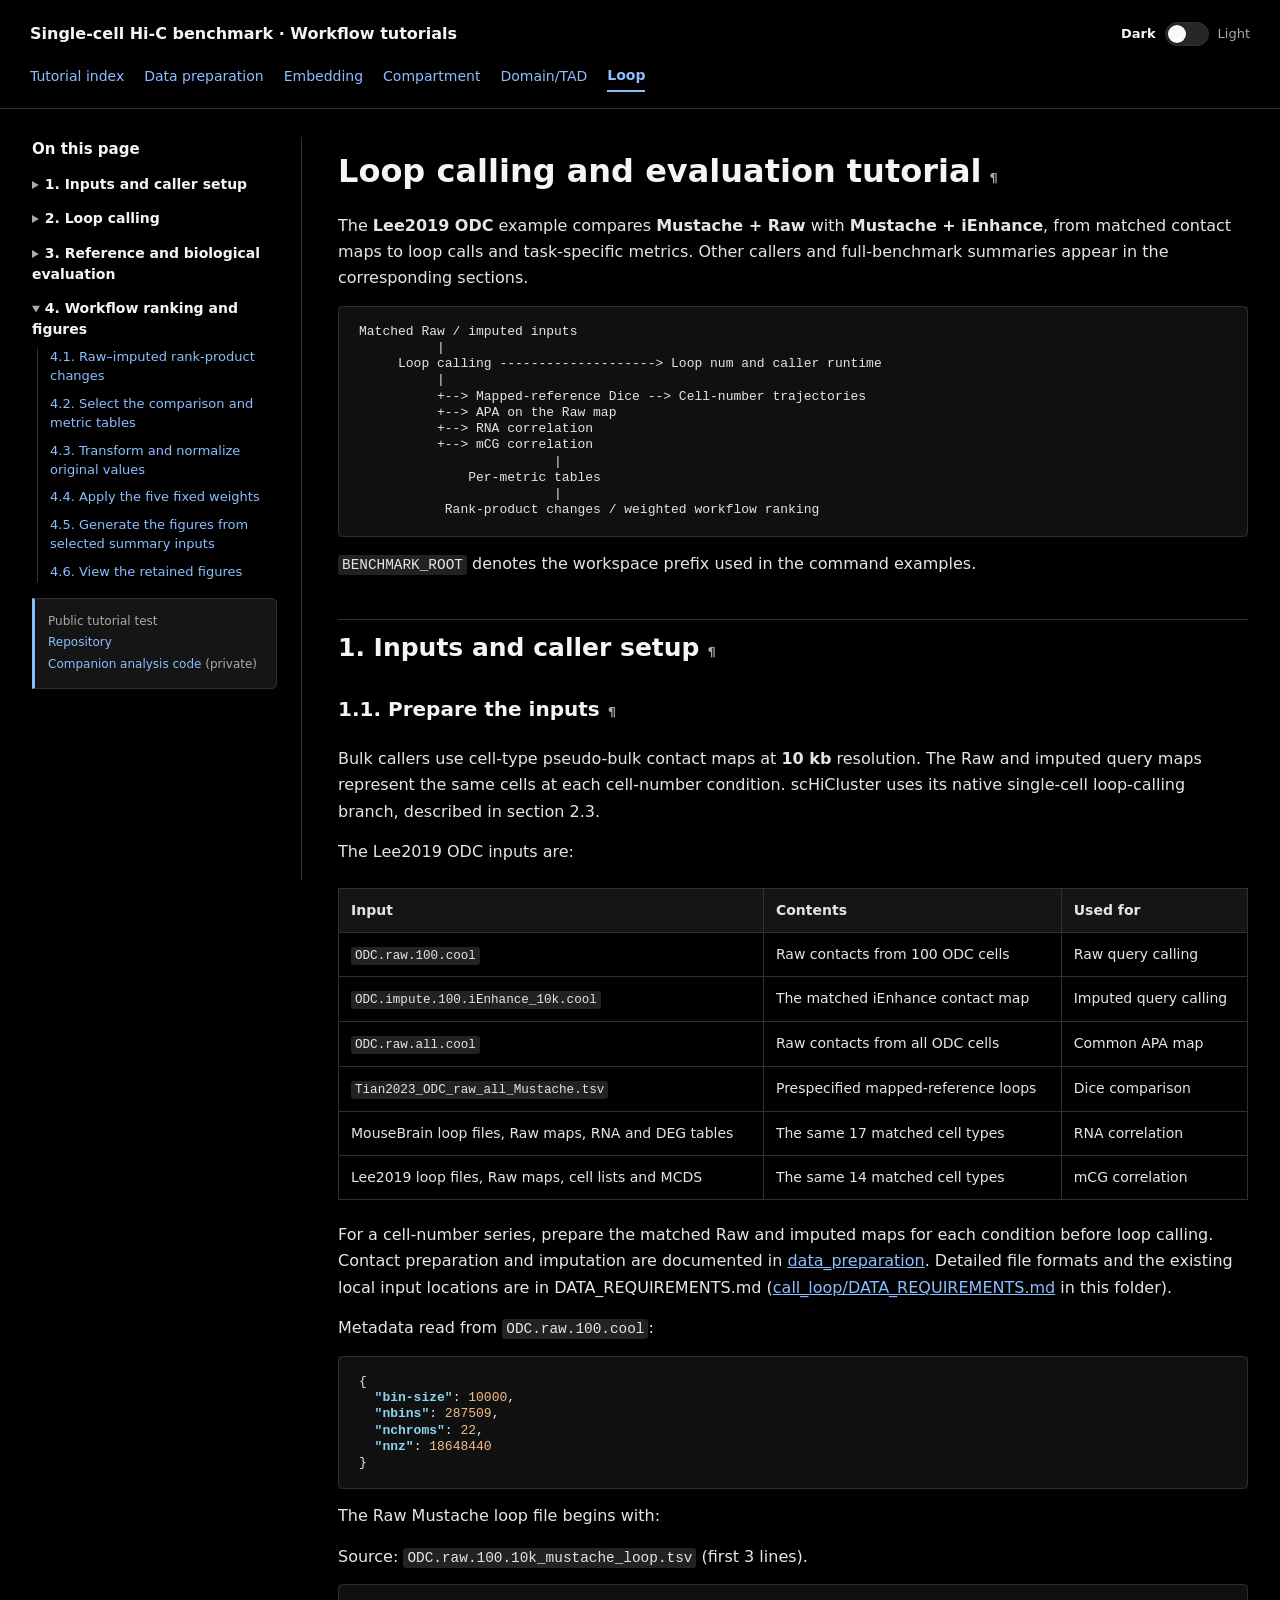
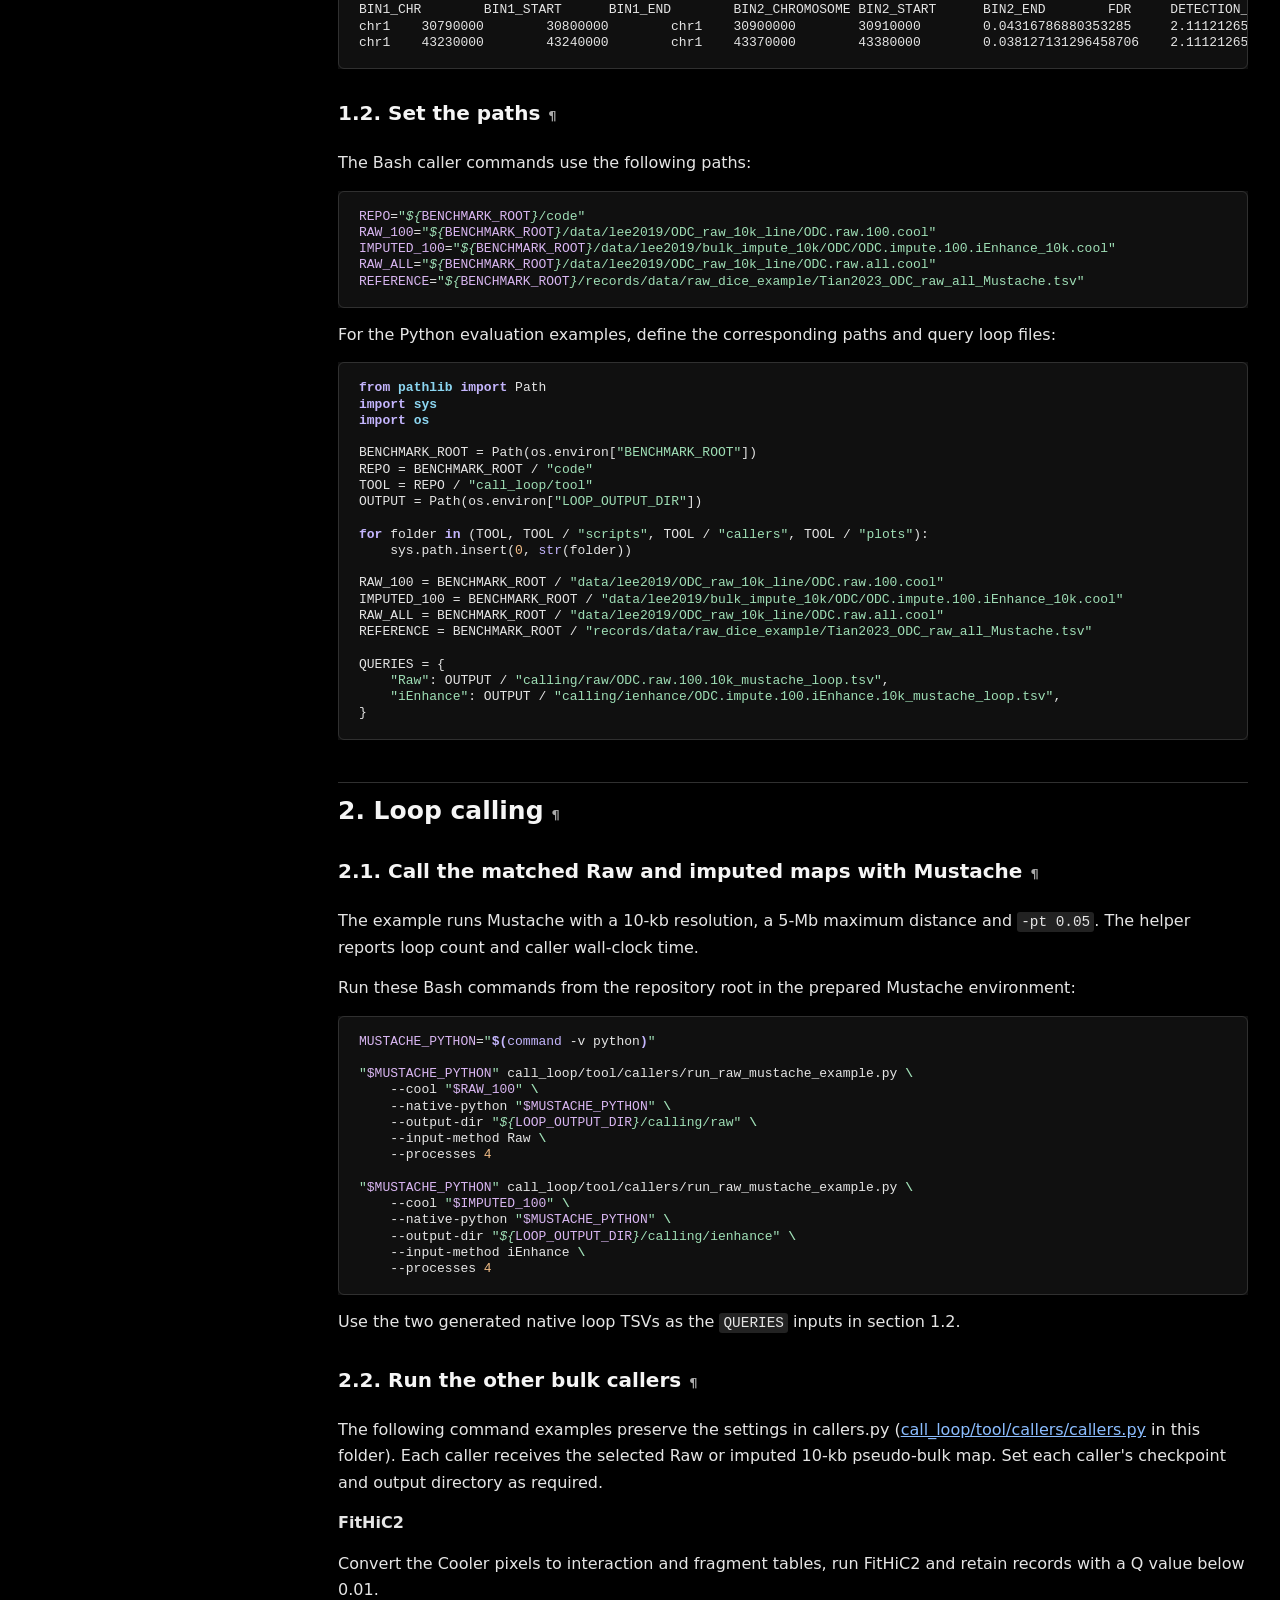
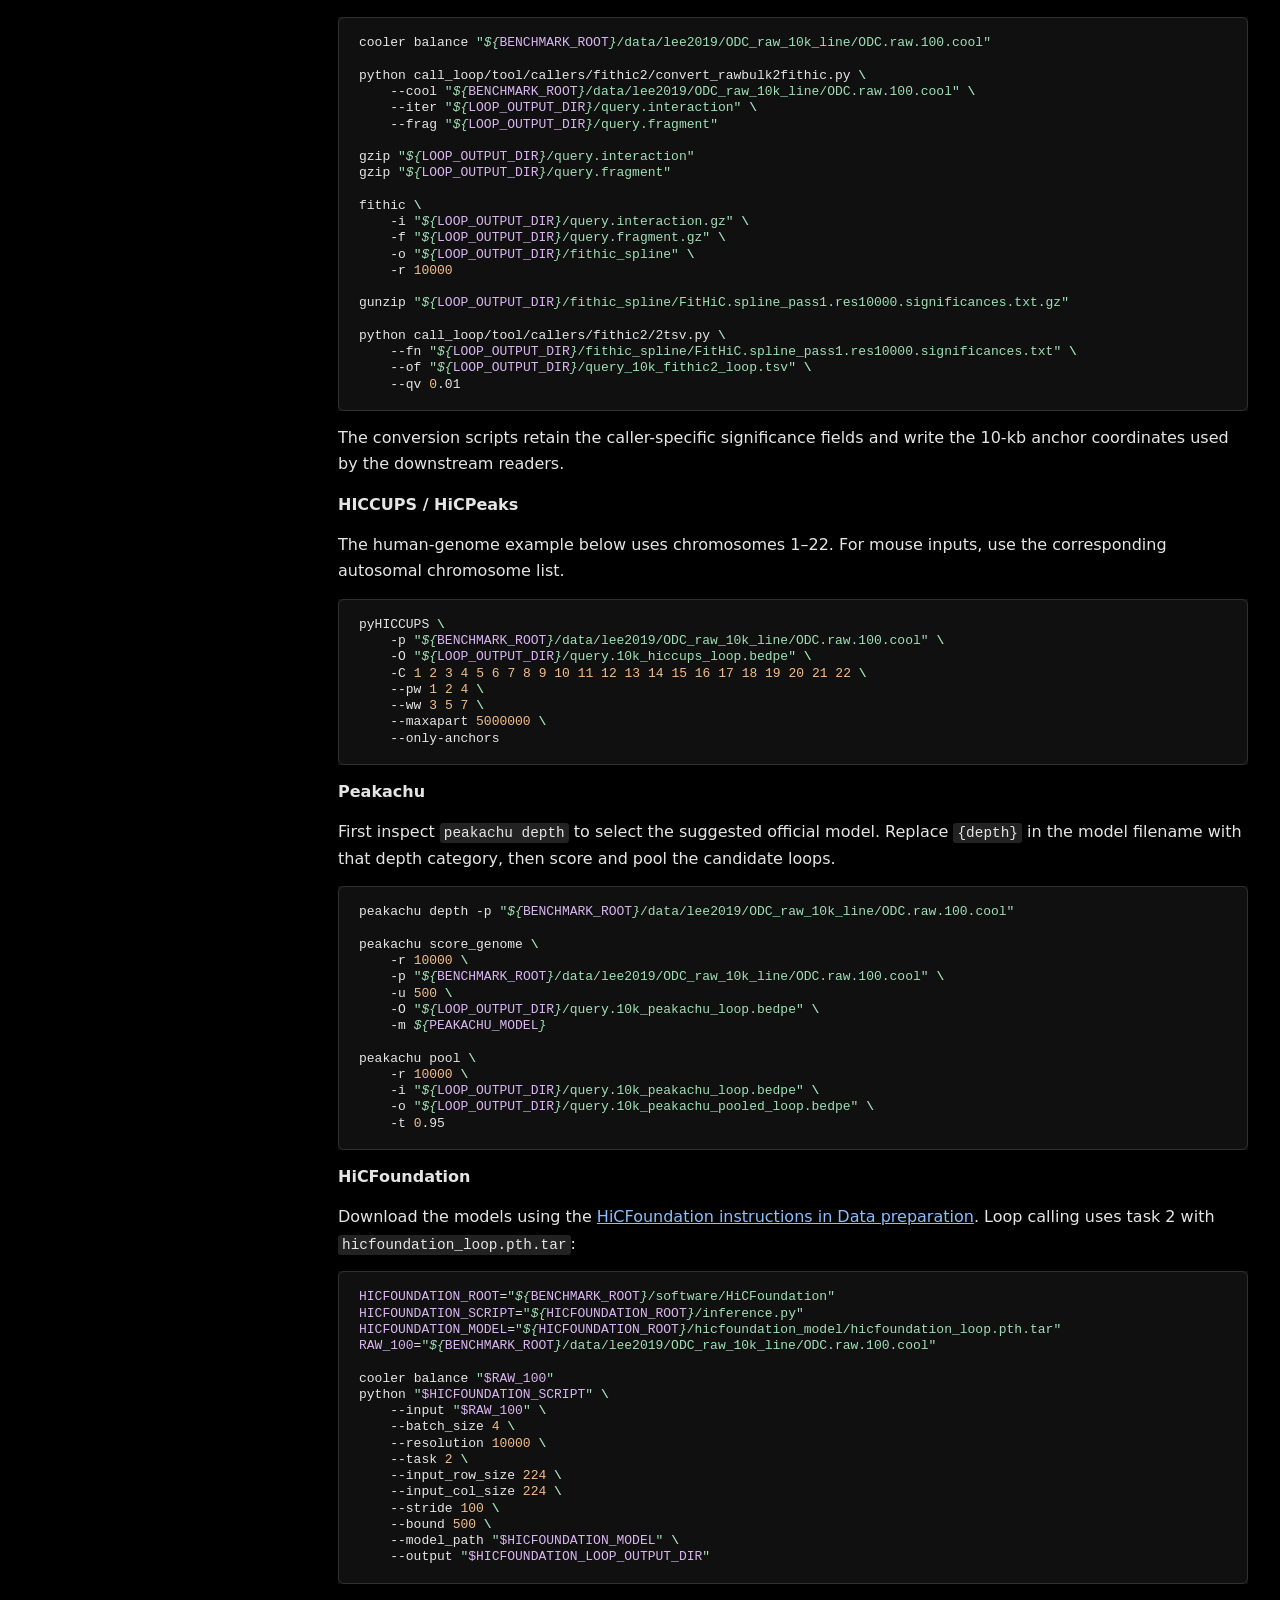
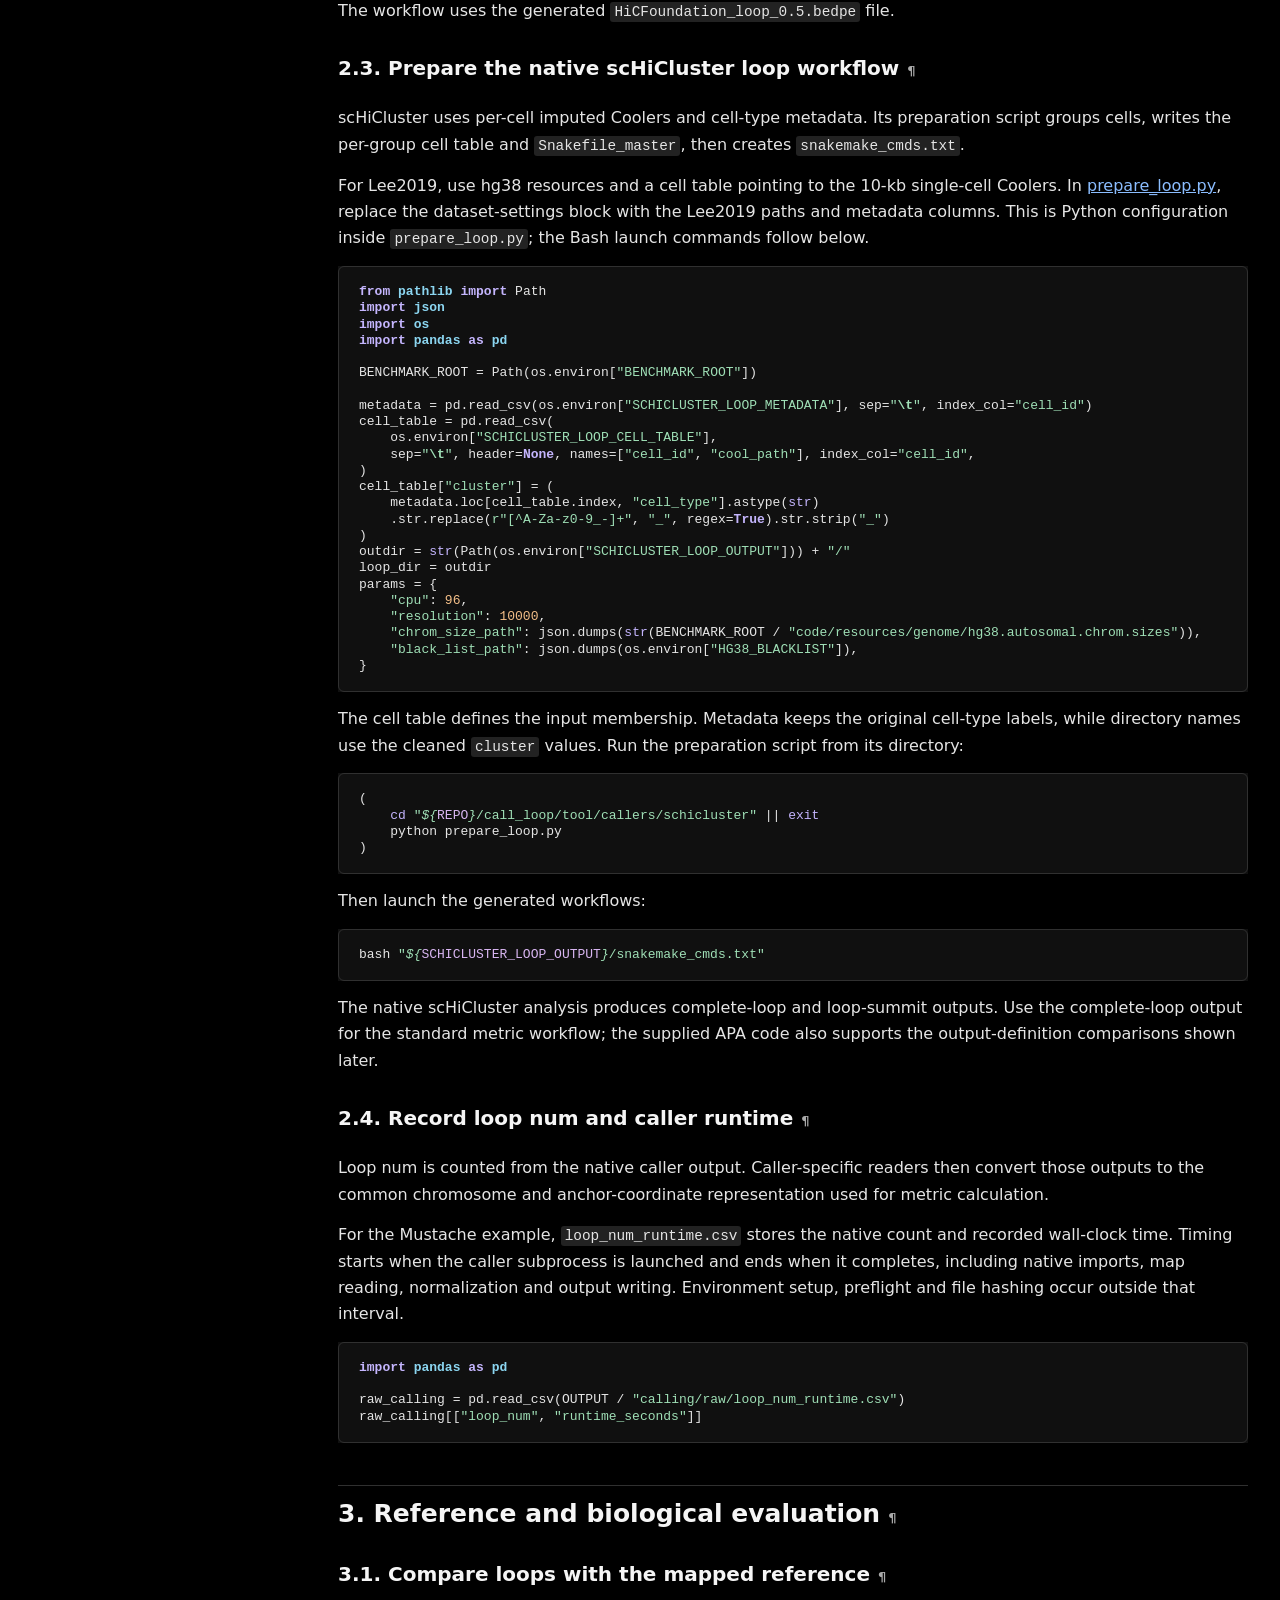
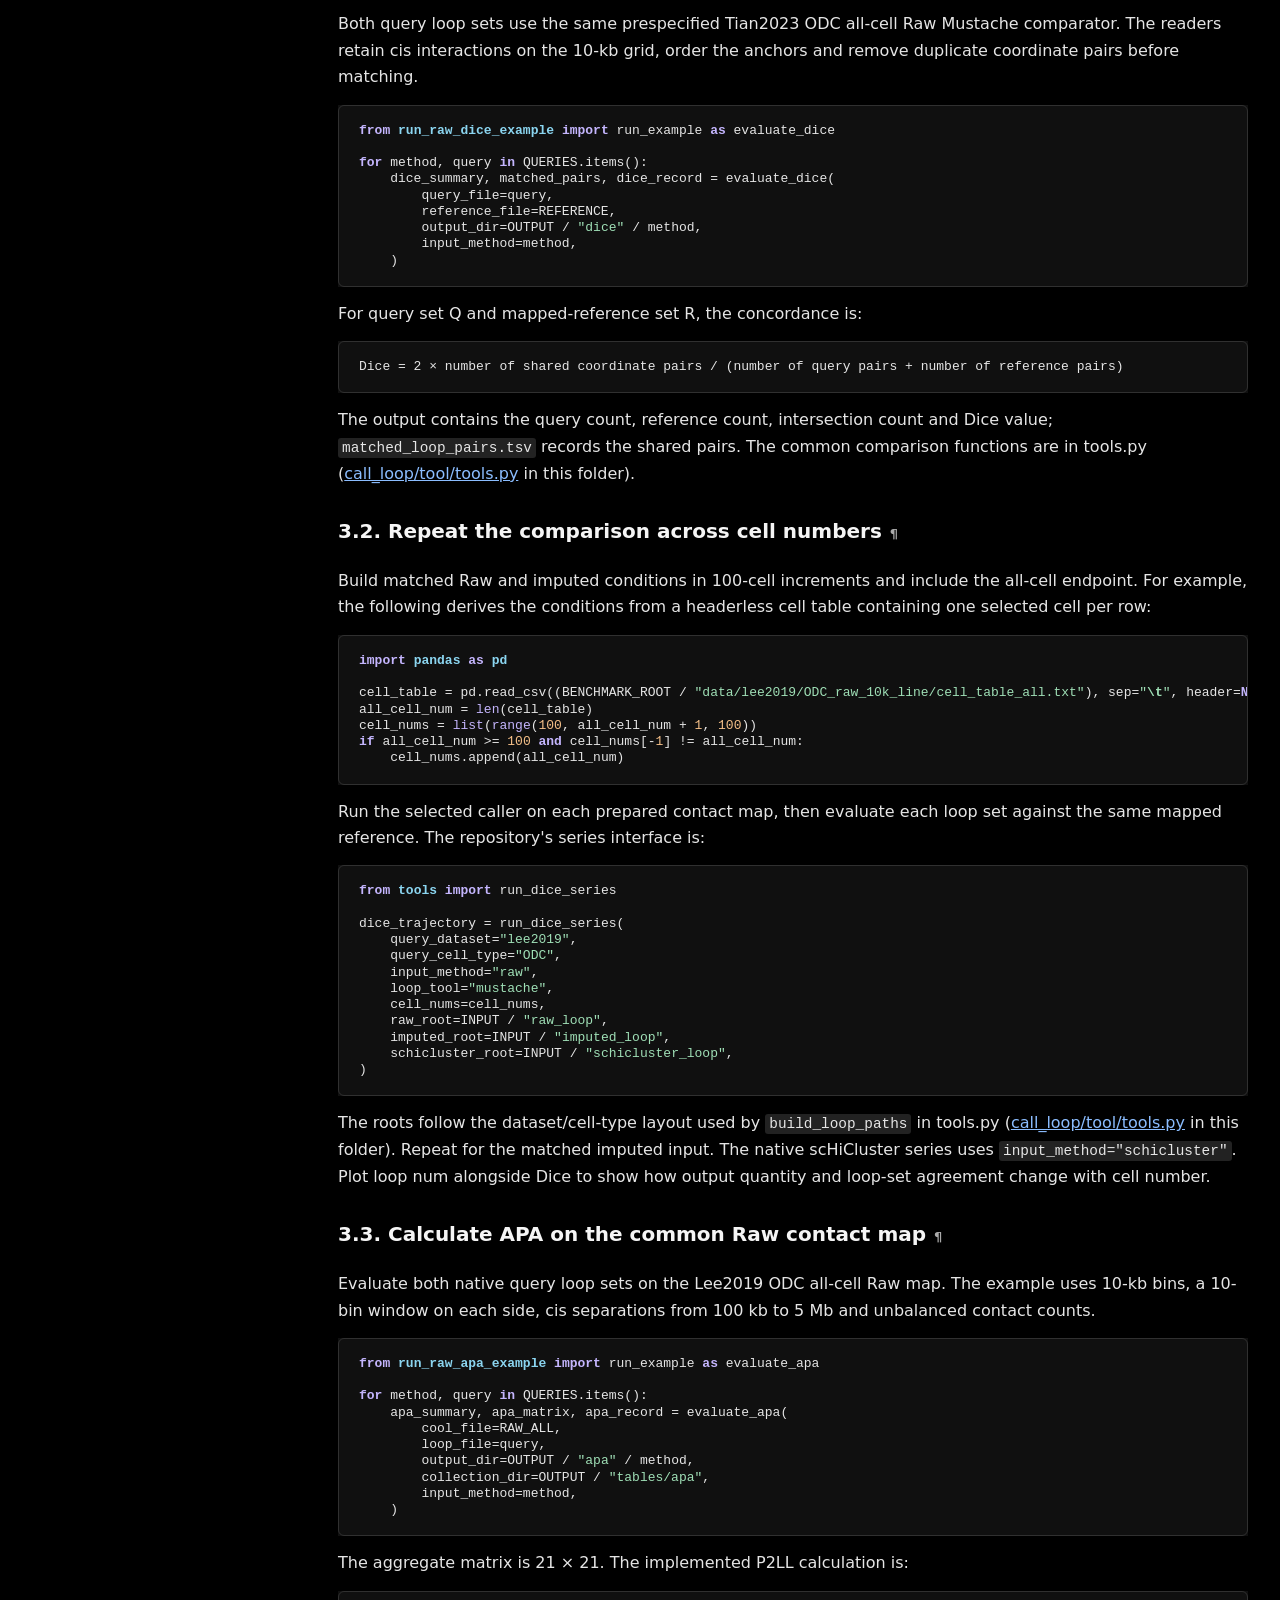
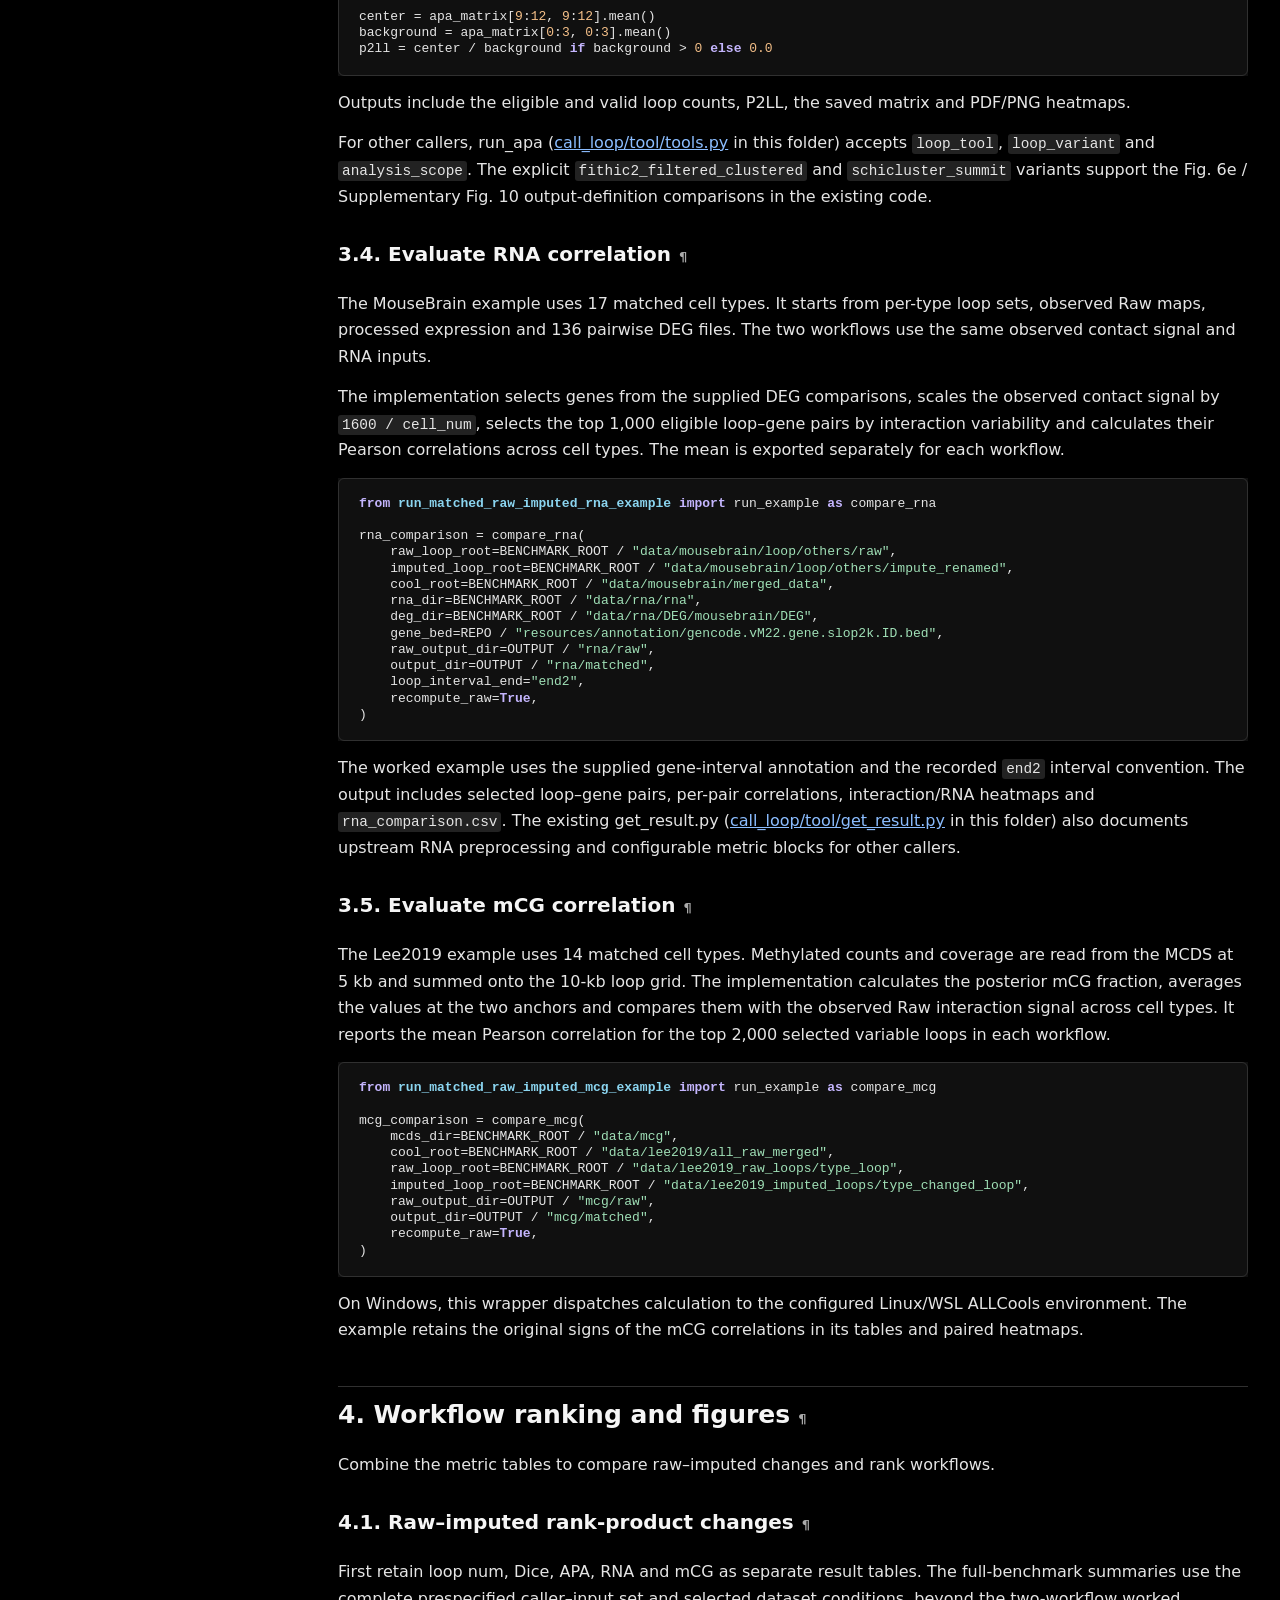
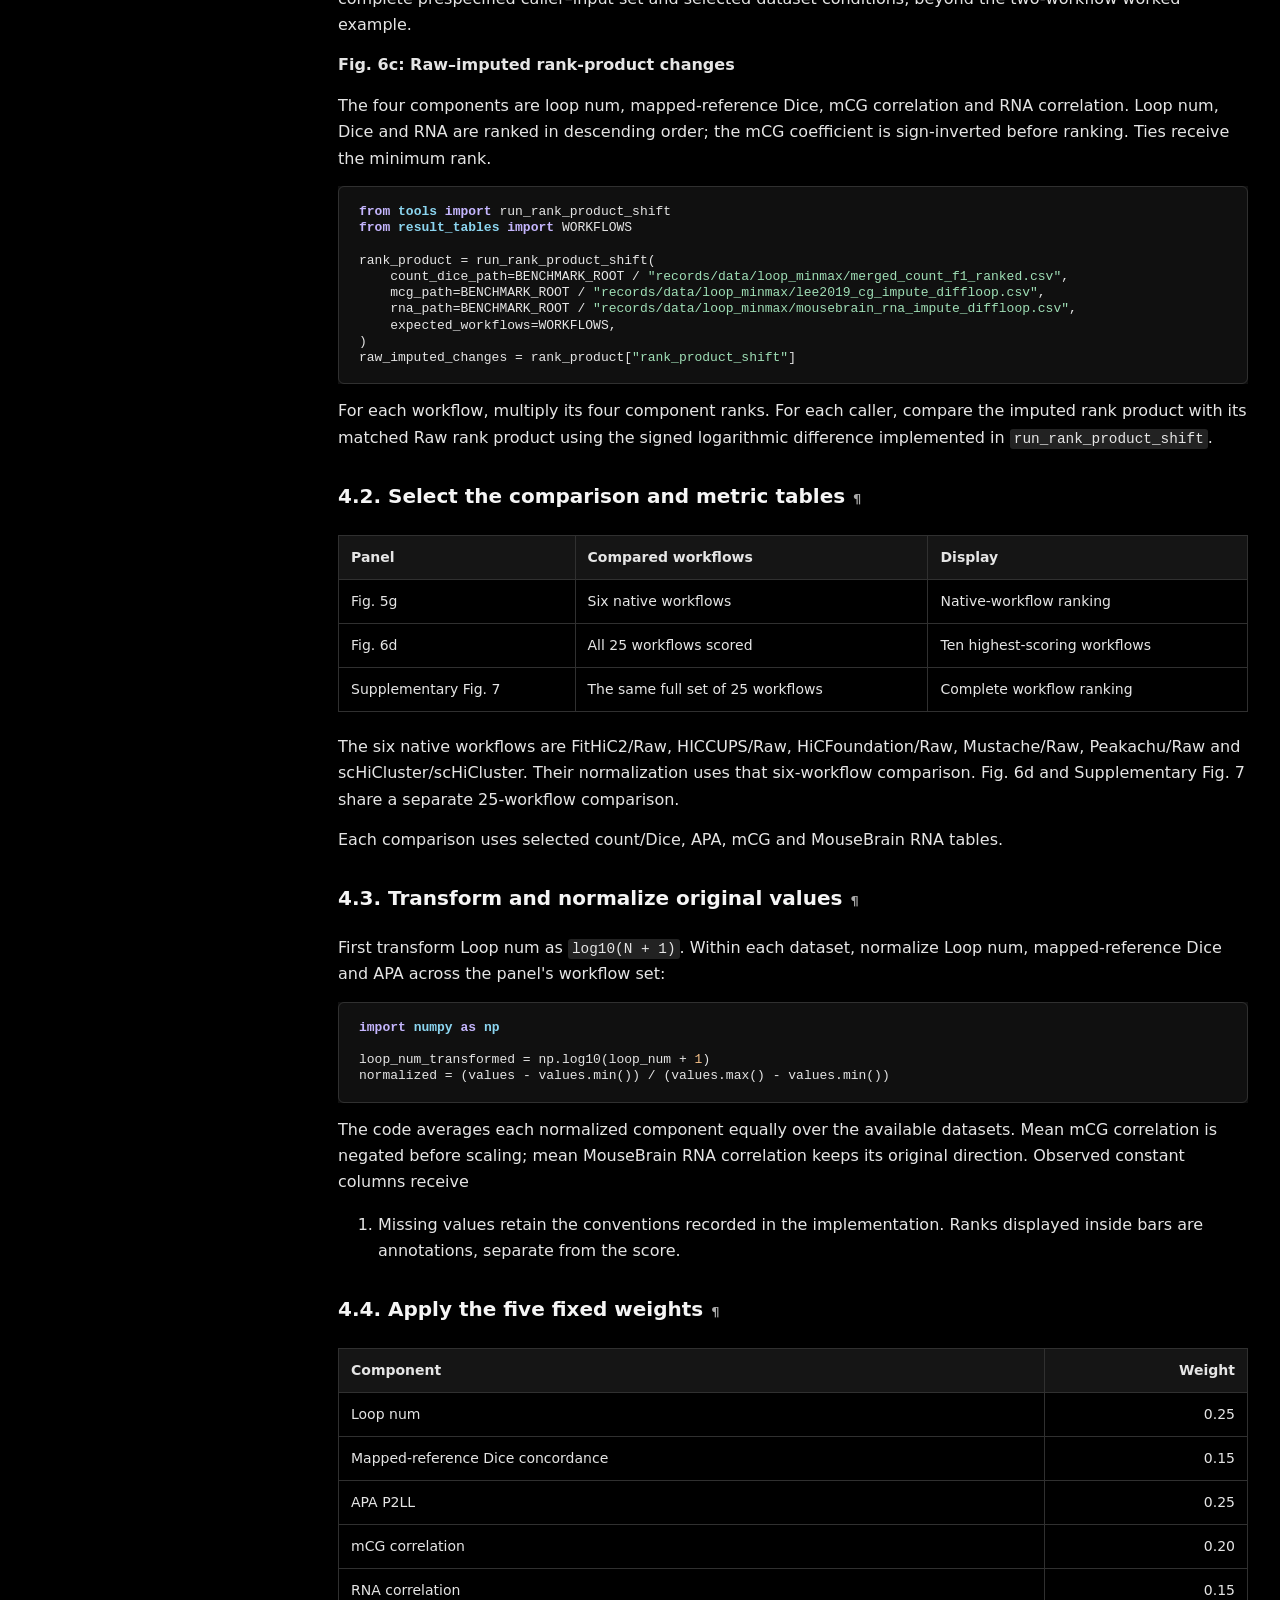
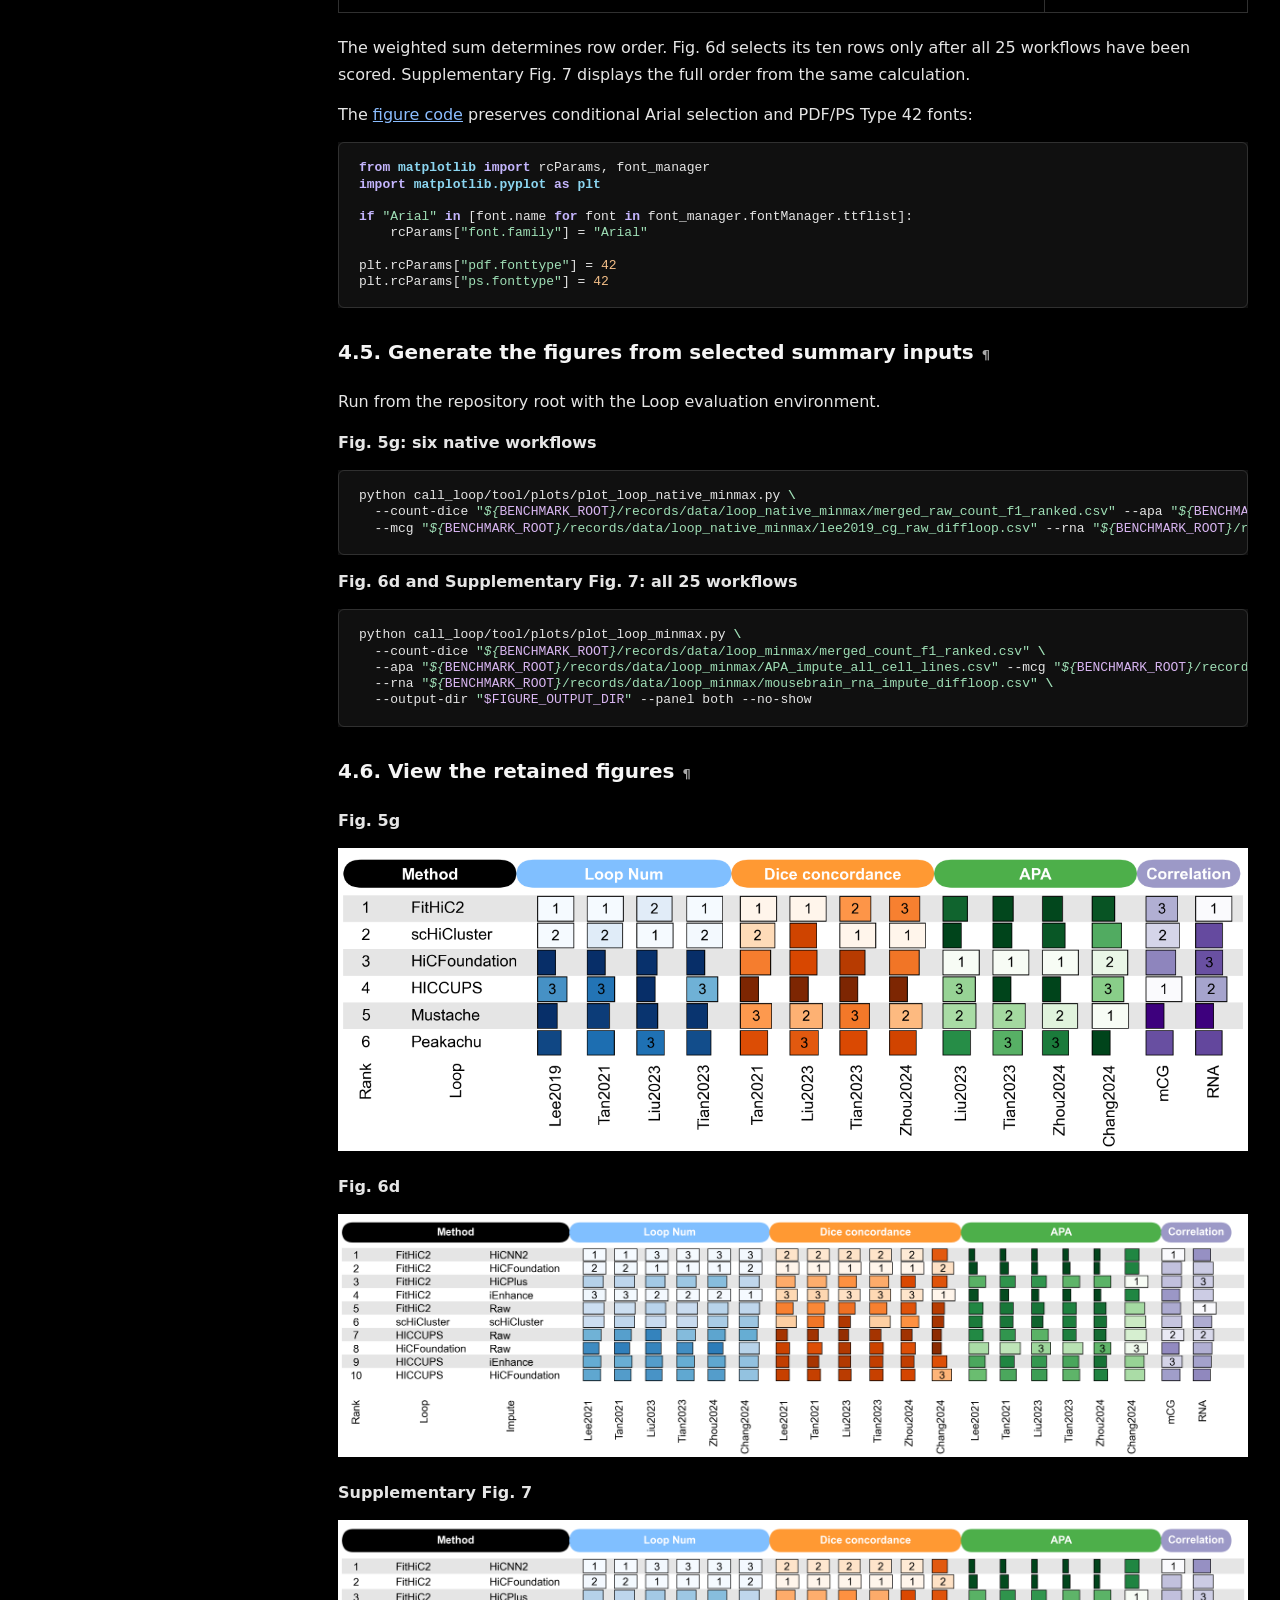
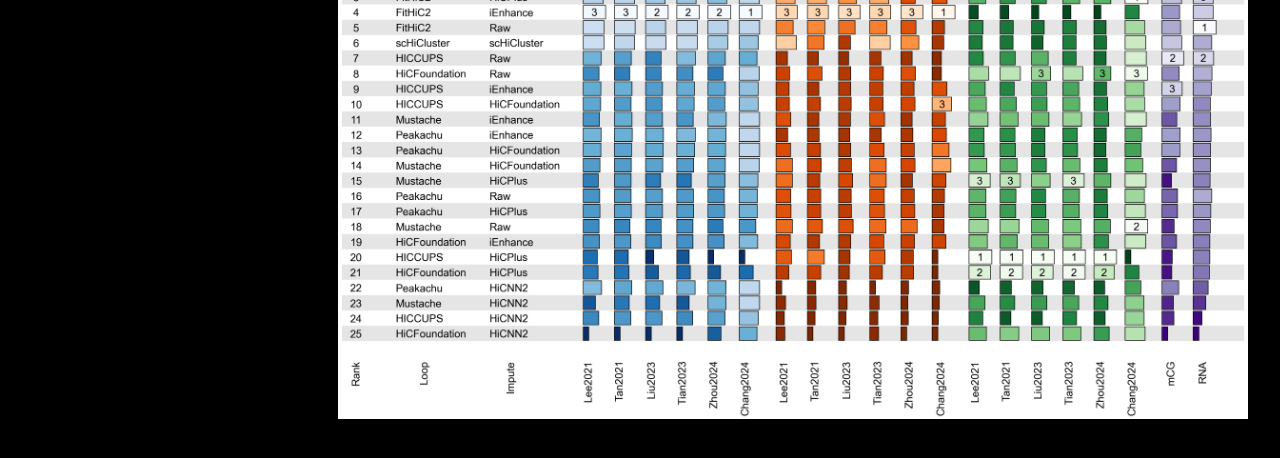
<file: tutorials/loop_figures.html>
<!doctype html><html lang="en"><head><meta charset="utf-8"><meta name="viewport" content="width=device-width,initial-scale=1"><meta name="color-scheme" content="light dark"><title>Loop figures · Moved to Loop</title><script id="loop-figures-redirect">
(() => {
  const aliases = {"Loop-workflow-summaries-and-min-max-figures": "Workflow-ranking-and-figures", "Metric-tables-and-scoring": "1.-Select-the-comparison-and-metric-tables", "Generate-and-inspect-figures": "4.-Generate-the-figures-from-selected-summary-inputs", "Outputs-and-implementation": "Workflow-ranking-and-figures", "6.-Read-outputs-and-continue": "Workflow-ranking-and-figures", "Software-and-implementation": "Workflow-ranking-and-figures"};
  let id = '';
  try { id = decodeURIComponent(location.hash.slice(1)); } catch {}
  const target = aliases[id] || id || 'Workflow-ranking-and-figures';
  location.replace('loop.html#' + encodeURIComponent(target));
})();
</script><noscript><meta http-equiv="refresh" content="0;url=loop.html#Workflow-ranking-and-figures"></noscript></head><body><p>Loop figures are now part of the <a href="loop.html#Workflow-ranking-and-figures">Loop tutorial</a>.</p></body></html>
</file>
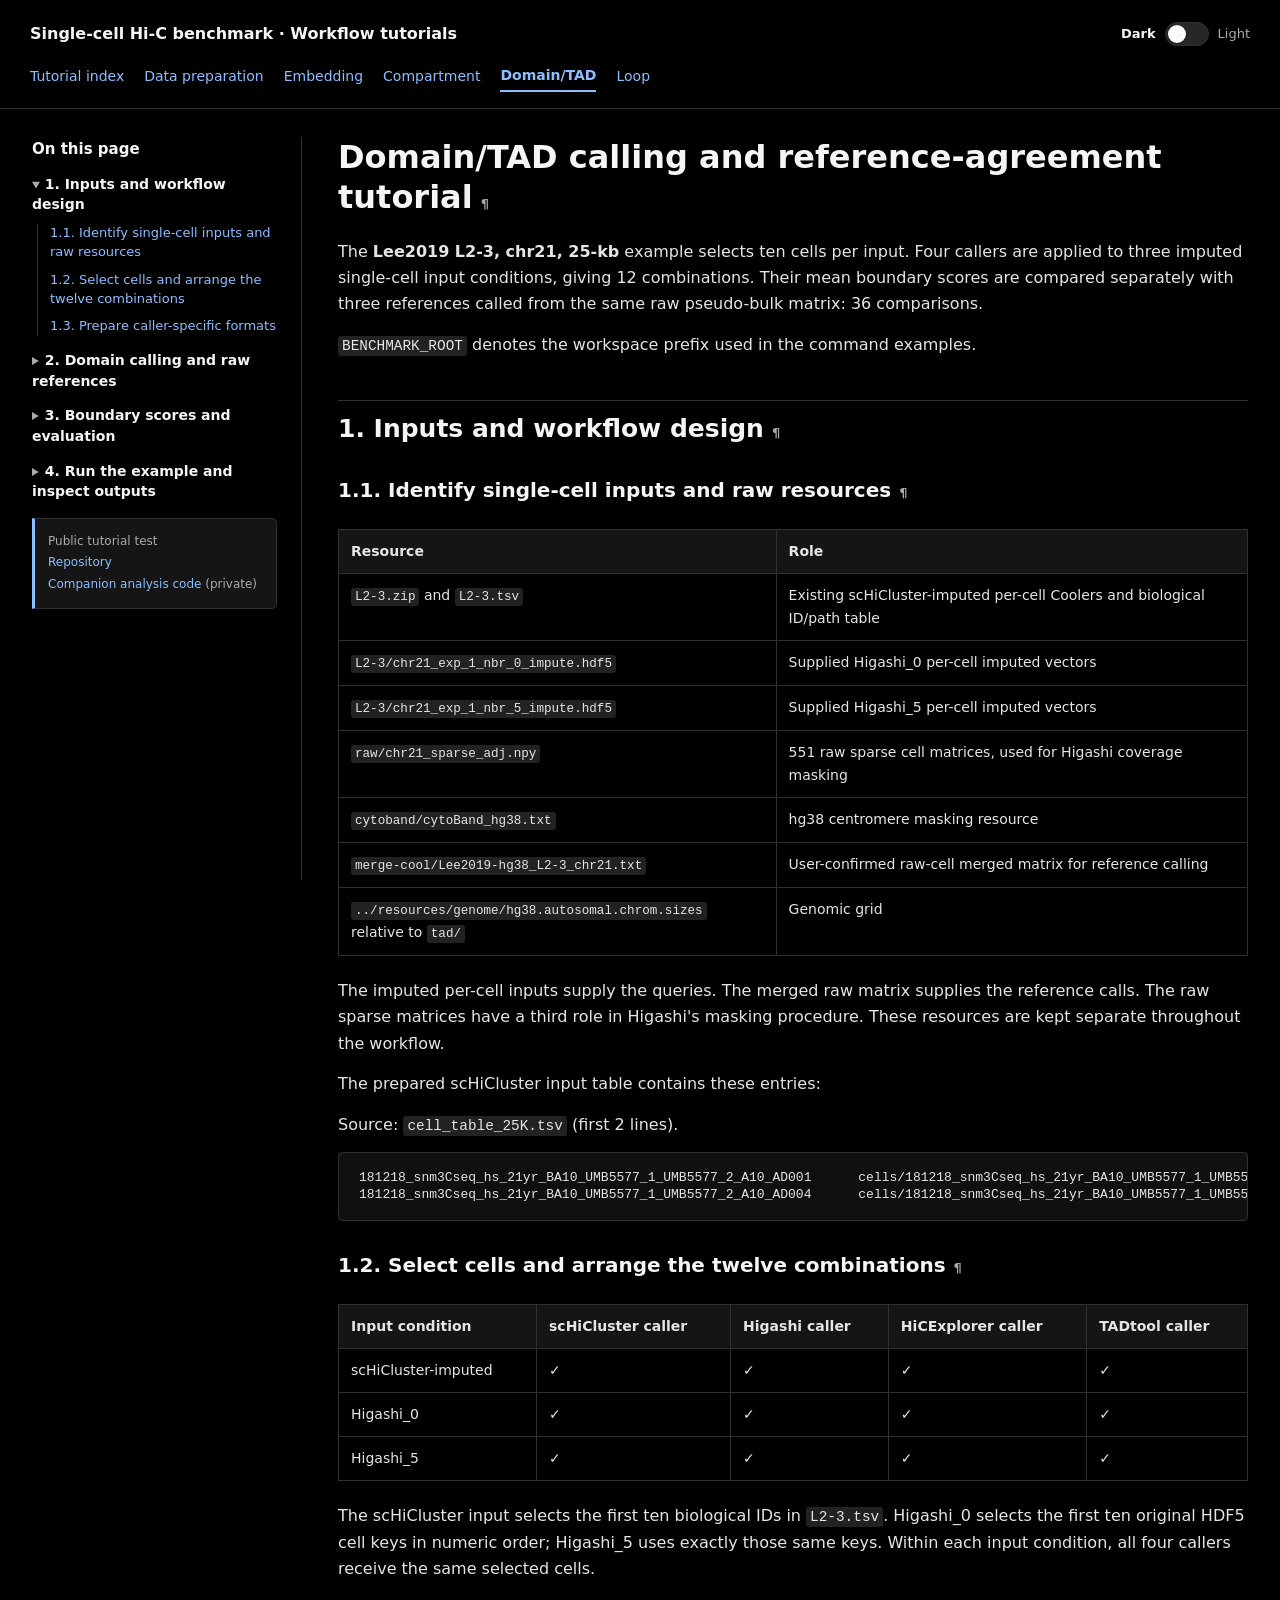
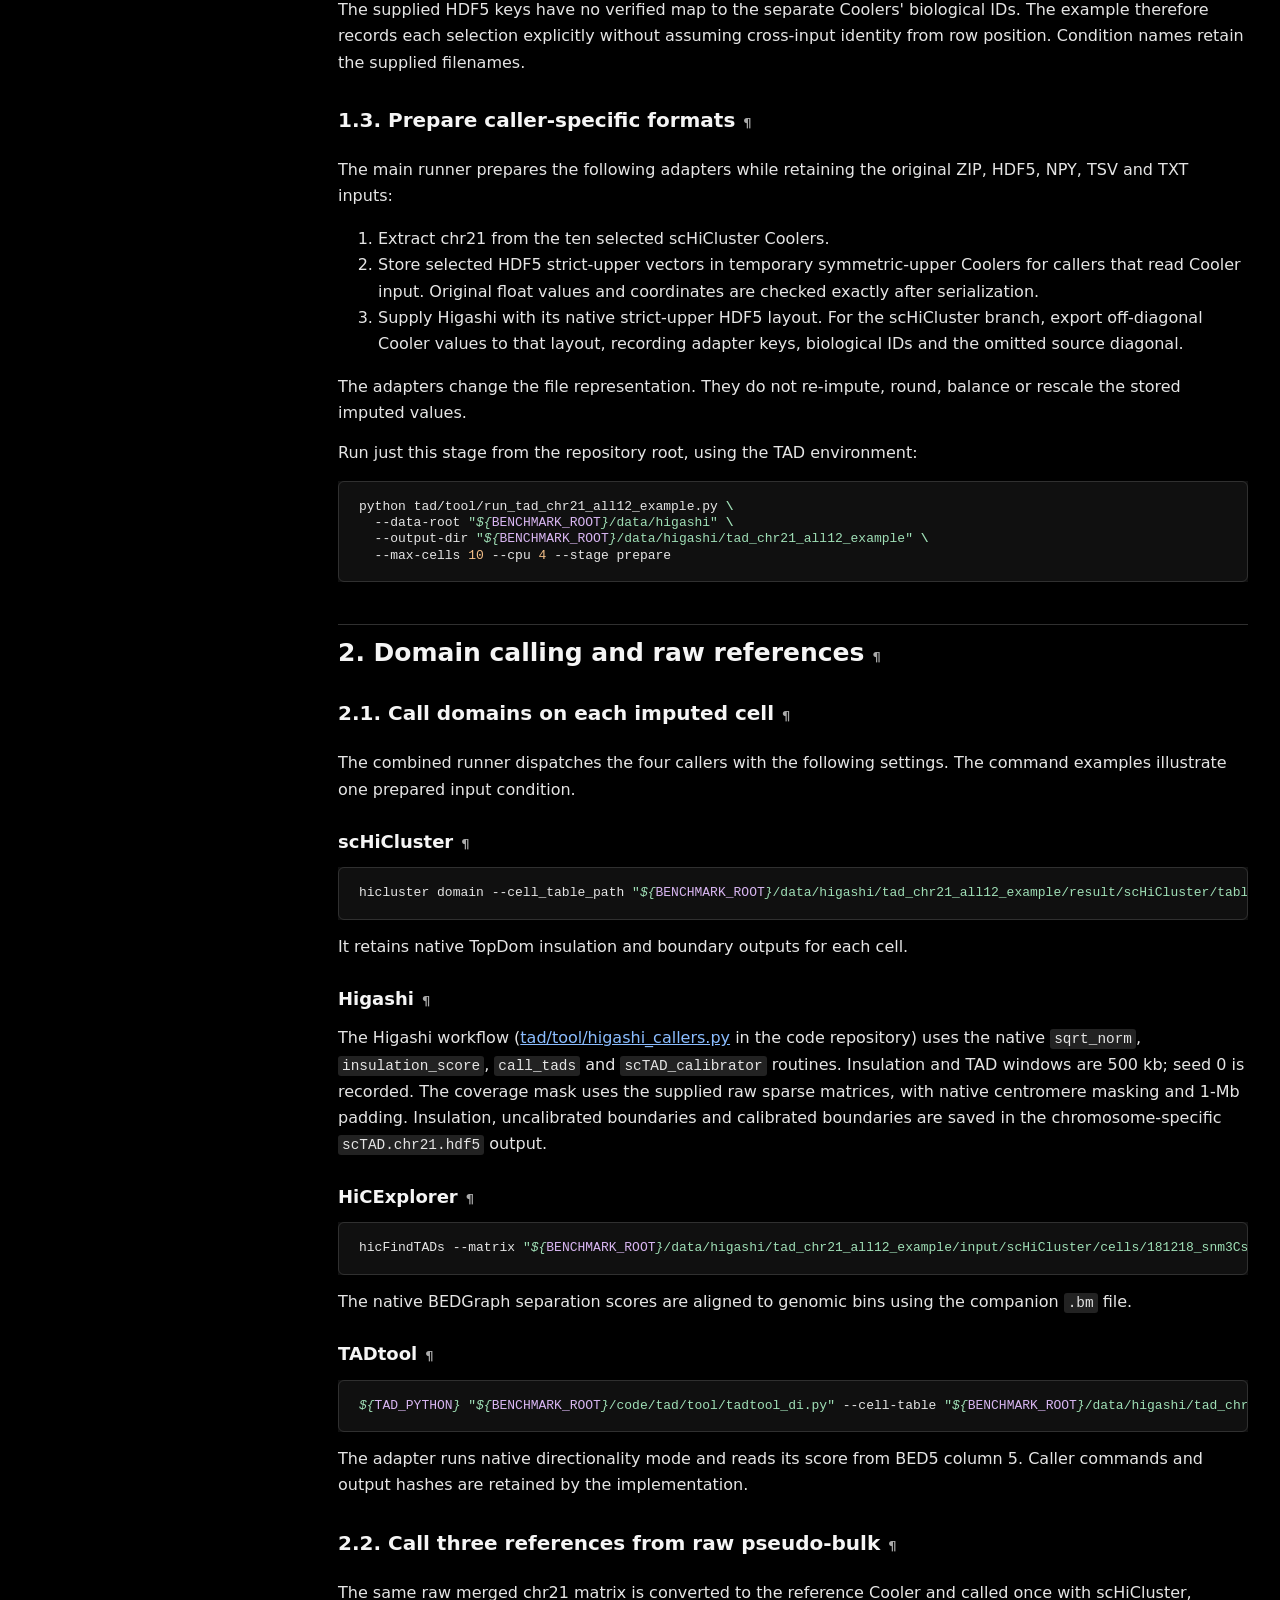
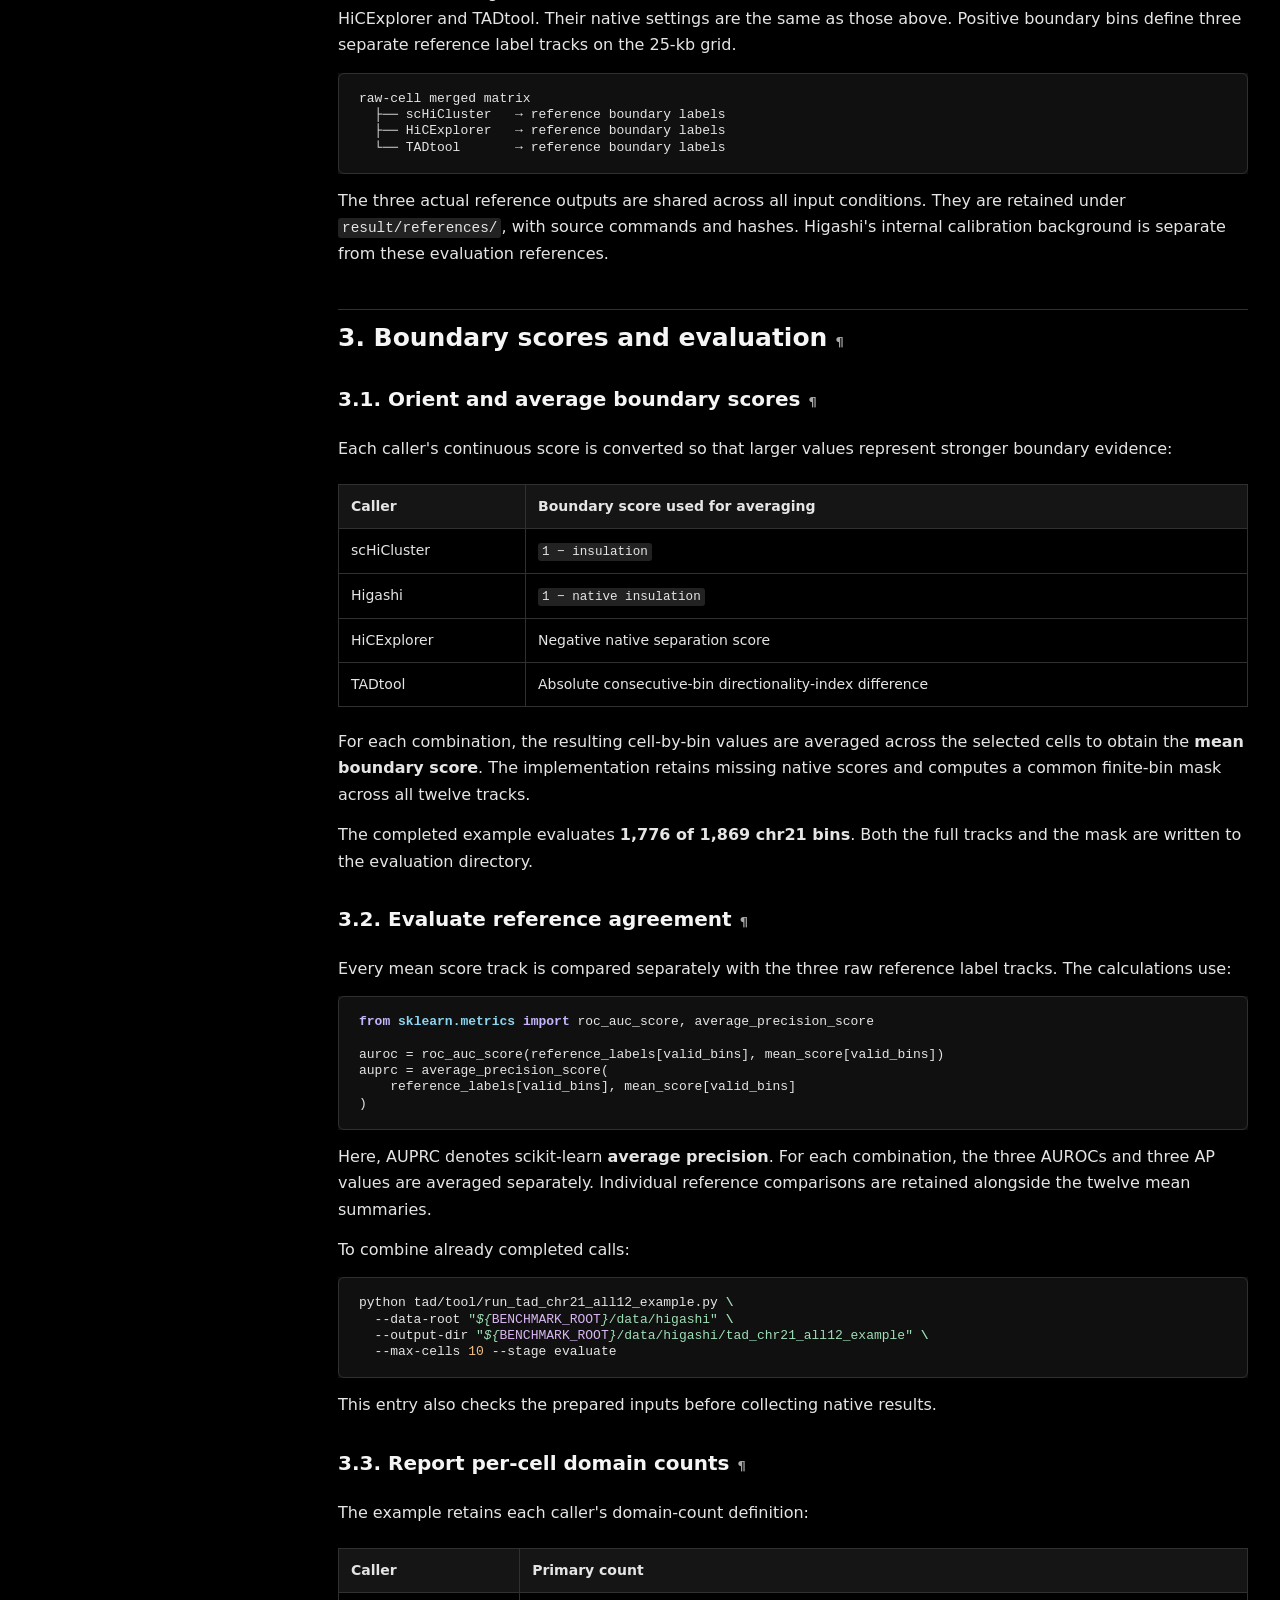
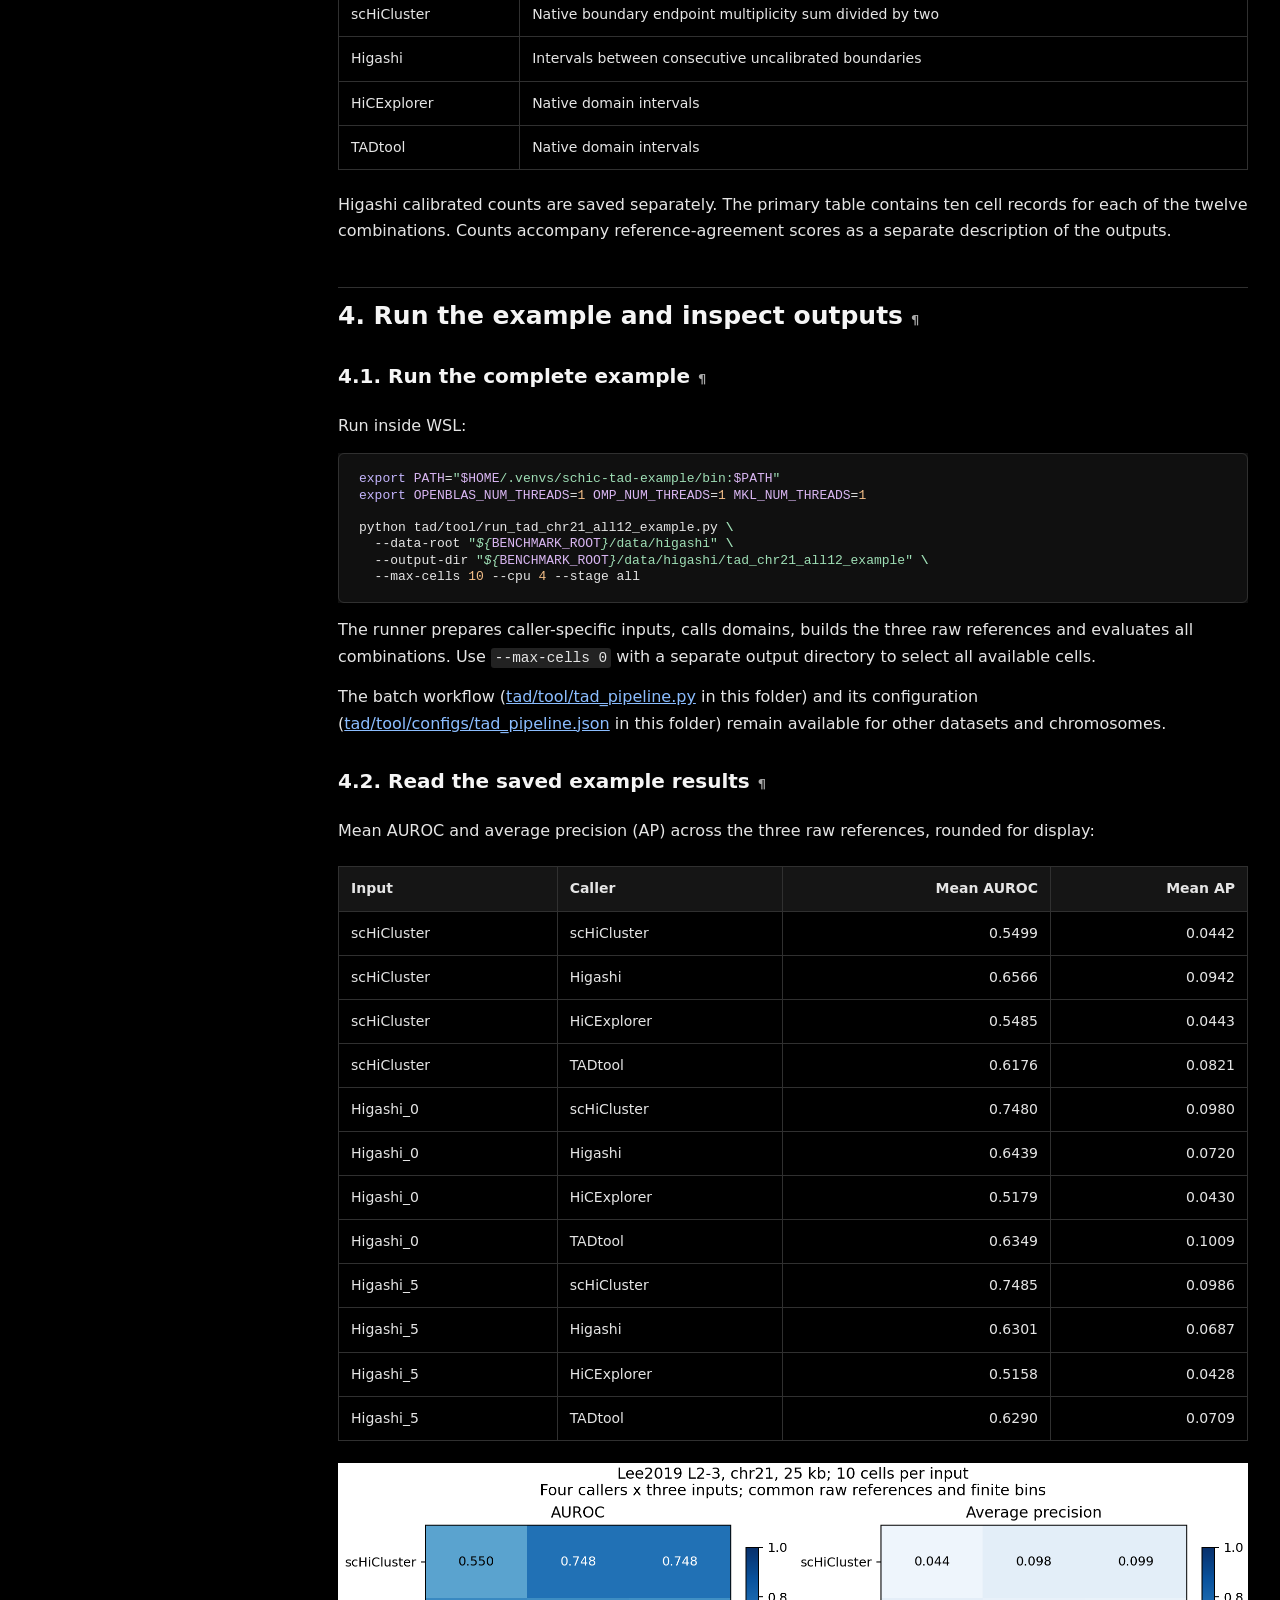
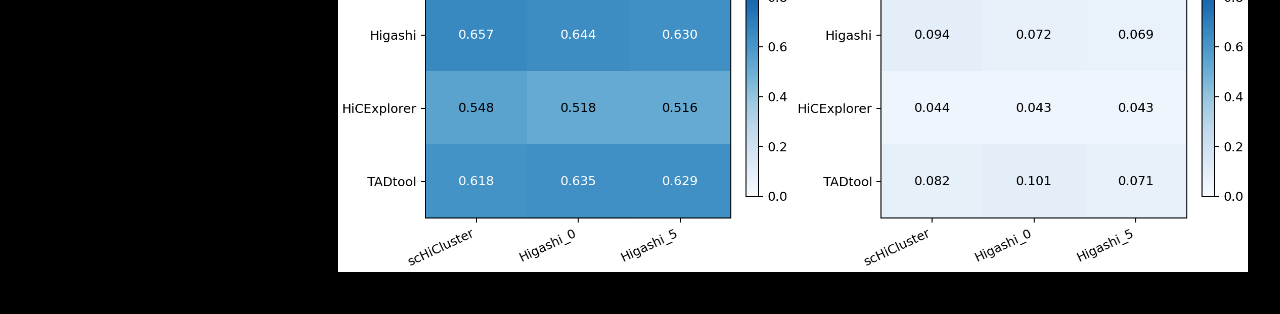
<file: tutorials/tad.html>
<!DOCTYPE html>

<html data-theme="dark" data-theme-mode="dark" lang="en"><head><meta charset="utf-8"/><meta content="width=device-width,initial-scale=1" name="viewport"/><meta content="dark light" name="color-scheme"/><title>Domain/TAD · Single-cell Hi-C tutorials</title><style>
*{box-sizing:border-box}body{margin:0;color:#243347;background:#fff;font:16px/1.65 system-ui,-apple-system,"Segoe UI",sans-serif}
.topbar{border-bottom:1px solid #dae2ec;padding:16px 30px;color:#173653}.brand{font-weight:650}.modules{display:flex;gap:8px 20px;flex-wrap:wrap;font-size:14px;margin-top:10px}.modules a{text-decoration:none;padding-bottom:3px}.modules .active{font-weight:700;border-bottom:2px solid #2463a0}
.layout{max-width:1440px;margin:auto;padding:30px;display:grid;grid-template-columns:245px minmax(0,1fr);gap:42px}
nav{position:sticky;top:24px;align-self:start;font-size:14px;border-right:1px solid #e0e6ee;padding-right:18px;max-height:calc(100vh - 48px);overflow:auto}
nav strong{display:block;margin-bottom:10px}nav a{display:block;margin:0 0 10px;text-decoration:none;line-height:1.4}
main{min-width:0;max-width:1040px}h1{font-size:32px;line-height:1.25;margin-top:0}h2{font-size:25px;line-height:1.3;margin-top:42px;padding-top:12px;border-top:1px solid #e6ebf1;scroll-margin-top:18px}
h3{font-size:20px;margin-top:28px}a{color:#2463a0}p{margin:14px 0}pre{padding:17px 20px;border:1px solid #dce4ee;border-radius:6px;background:#f5f7fb;overflow-x:auto;font:13px/1.55 Consolas,monospace}
code{font-family:Consolas,monospace;font-size:.9em}p code,li code,td code{background:#f1f4f8;padding:2px 4px;border-radius:3px;overflow-wrap:anywhere}
.table-wrap{overflow-x:auto;margin:22px 0}table{border-collapse:collapse;width:100%;font-size:14px}th,td{border:1px solid #dce4ee;padding:10px 12px;text-align:left;vertical-align:top}th{background:#eff4fa}
img{max-width:100%;height:auto}.anchor-link{font-size:13px;margin-left:8px;text-decoration:none;color:#8fa6bb}.cell{padding:0}.text_cell_render{padding:0}footer{margin:35px 0;color:#68798b;font-size:13px}
@media(max-width:900px){.layout{grid-template-columns:1fr;padding:20px;gap:20px}nav{position:static;border-right:none;border-bottom:1px solid #dae2ec;padding-bottom:18px;max-height:none}h1{font-size:28px}.topbar{padding:16px 20px}}
pre { line-height: 125%; }
td.linenos .normal { color: #666666; background-color: transparent; padding-left: 5px; padding-right: 5px; }
span.linenos { color: #666666; background-color: transparent; padding-left: 5px; padding-right: 5px; }
td.linenos .special { color: #000000; background-color: #ffffc0; padding-left: 5px; padding-right: 5px; }
span.linenos.special { color: #000000; background-color: #ffffc0; padding-left: 5px; padding-right: 5px; }
.highlight .hll { background-color: #ffffcc }
.highlight { background: #f0f0f0; }
.highlight .c { color: #60A0B0; font-style: italic } /* Comment */
.highlight .err { border: 1px solid #F00 } /* Error */
.highlight .k { color: #007020; font-weight: bold } /* Keyword */
.highlight .o { color: #666 } /* Operator */
.highlight .ch { color: #60A0B0; font-style: italic } /* Comment.Hashbang */
.highlight .cm { color: #60A0B0; font-style: italic } /* Comment.Multiline */
.highlight .cp { color: #007020 } /* Comment.Preproc */
.highlight .cpf { color: #60A0B0; font-style: italic } /* Comment.PreprocFile */
.highlight .c1 { color: #60A0B0; font-style: italic } /* Comment.Single */
.highlight .cs { color: #60A0B0; background-color: #FFF0F0 } /* Comment.Special */
.highlight .gd { color: #A00000 } /* Generic.Deleted */
.highlight .ge { font-style: italic } /* Generic.Emph */
.highlight .ges { font-weight: bold; font-style: italic } /* Generic.EmphStrong */
.highlight .gr { color: #F00 } /* Generic.Error */
.highlight .gh { color: #000080; font-weight: bold } /* Generic.Heading */
.highlight .gi { color: #00A000 } /* Generic.Inserted */
.highlight .go { color: #888 } /* Generic.Output */
.highlight .gp { color: #C65D09; font-weight: bold } /* Generic.Prompt */
.highlight .gs { font-weight: bold } /* Generic.Strong */
.highlight .gu { color: #800080; font-weight: bold } /* Generic.Subheading */
.highlight .gt { color: #04D } /* Generic.Traceback */
.highlight .kc { color: #007020; font-weight: bold } /* Keyword.Constant */
.highlight .kd { color: #007020; font-weight: bold } /* Keyword.Declaration */
.highlight .kn { color: #007020; font-weight: bold } /* Keyword.Namespace */
.highlight .kp { color: #007020 } /* Keyword.Pseudo */
.highlight .kr { color: #007020; font-weight: bold } /* Keyword.Reserved */
.highlight .kt { color: #902000 } /* Keyword.Type */
.highlight .m { color: #40A070 } /* Literal.Number */
.highlight .s { color: #4070A0 } /* Literal.String */
.highlight .na { color: #4070A0 } /* Name.Attribute */
.highlight .nb { color: #007020 } /* Name.Builtin */
.highlight .nc { color: #0E84B5; font-weight: bold } /* Name.Class */
.highlight .no { color: #60ADD5 } /* Name.Constant */
.highlight .nd { color: #555; font-weight: bold } /* Name.Decorator */
.highlight .ni { color: #D55537; font-weight: bold } /* Name.Entity */
.highlight .ne { color: #007020 } /* Name.Exception */
.highlight .nf { color: #06287E } /* Name.Function */
.highlight .nl { color: #002070; font-weight: bold } /* Name.Label */
.highlight .nn { color: #0E84B5; font-weight: bold } /* Name.Namespace */
.highlight .nt { color: #062873; font-weight: bold } /* Name.Tag */
.highlight .nv { color: #BB60D5 } /* Name.Variable */
.highlight .ow { color: #007020; font-weight: bold } /* Operator.Word */
.highlight .w { color: #BBB } /* Text.Whitespace */
.highlight .mb { color: #40A070 } /* Literal.Number.Bin */
.highlight .mf { color: #40A070 } /* Literal.Number.Float */
.highlight .mh { color: #40A070 } /* Literal.Number.Hex */
.highlight .mi { color: #40A070 } /* Literal.Number.Integer */
.highlight .mo { color: #40A070 } /* Literal.Number.Oct */
.highlight .sa { color: #4070A0 } /* Literal.String.Affix */
.highlight .sb { color: #4070A0 } /* Literal.String.Backtick */
.highlight .sc { color: #4070A0 } /* Literal.String.Char */
.highlight .dl { color: #4070A0 } /* Literal.String.Delimiter */
.highlight .sd { color: #4070A0; font-style: italic } /* Literal.String.Doc */
.highlight .s2 { color: #4070A0 } /* Literal.String.Double */
.highlight .se { color: #4070A0; font-weight: bold } /* Literal.String.Escape */
.highlight .sh { color: #4070A0 } /* Literal.String.Heredoc */
.highlight .si { color: #70A0D0; font-style: italic } /* Literal.String.Interpol */
.highlight .sx { color: #C65D09 } /* Literal.String.Other */
.highlight .sr { color: #235388 } /* Literal.String.Regex */
.highlight .s1 { color: #4070A0 } /* Literal.String.Single */
.highlight .ss { color: #517918 } /* Literal.String.Symbol */
.highlight .bp { color: #007020 } /* Name.Builtin.Pseudo */
.highlight .fm { color: #06287E } /* Name.Function.Magic */
.highlight .vc { color: #BB60D5 } /* Name.Variable.Class */
.highlight .vg { color: #BB60D5 } /* Name.Variable.Global */
.highlight .vi { color: #BB60D5 } /* Name.Variable.Instance */
.highlight .vm { color: #BB60D5 } /* Name.Variable.Magic */
.highlight .il { color: #40A070 } /* Literal.Number.Integer.Long */
.edition-note{font-size:14px;padding:10px 14px;background:#eff4fa;border-left:3px solid #2463a0;margin:0 0 25px;color:#40566d}

/* Two-level page headings and grouped navigation. */
nav .toc-group{margin:0 0 14px}
nav .toc-group summary{cursor:pointer;color:#173653;font-weight:650;line-height:1.45}
nav .toc-group summary::marker{color:#6e839b;font-size:12px}
nav .toc-group summary a{display:inline;margin:0;color:inherit;font-weight:inherit}
nav .toc-group[open] summary{margin-bottom:9px}
nav .toc-subsections{padding-left:12px;margin-left:5px;border-left:1px solid #dce4ee}
nav .toc-subsections a{font-size:13px;line-height:1.45;margin-bottom:9px}
h3{scroll-margin-top:18px}
.method-title{font-size:18px;font-weight:650;line-height:1.4;margin:26px 0 12px;scroll-margin-top:18px}
</style><link data-tutorial-theme="system" href="../assets/theme.css?v=c4c3e50df51a" rel="stylesheet"/><script data-tutorial-theme-script="true" src="../assets/theme.js?v=5e6405cc1496"></script><link href="../assets/sidebar.css?v=e2e23b9b0a79" rel="stylesheet"/><script defer="" src="../assets/sidebar.js?v=3472117f370d"></script></head><body><header class="topbar"><div class="topbar-heading"><button aria-controls="tutorial-sidebar" aria-expanded="false" aria-label="Open contents" class="sidebar-toggle" id="sidebar-toggle" type="button">Contents</button><div class="brand">Single-cell Hi-C benchmark · Workflow tutorials</div><div aria-label="Color mode" class="theme-switcher" hidden="" role="group">
<span class="theme-option" data-theme-value="dark">Dark</span>
<button aria-checked="false" aria-label="Light mode" class="theme-switch" id="theme-toggle" role="switch" title="Switch to light mode" type="button">
<span aria-hidden="true" class="theme-switch-track"><span class="theme-switch-thumb"></span></span>
</button>
<span class="theme-option" data-theme-value="light">Light</span>
</div></div><div aria-label="Tutorials" class="modules" role="navigation"><a class="" href="../index.html">Tutorial index</a><a class="" href="data_preparation.html">Data preparation</a><a class="" href="embedding.html">Embedding</a><a class="" href="compartment.html">Compartment</a><a aria-current="page" class="active" href="tad.html">Domain/TAD</a><a class="" href="loop.html">Loop</a></div></header><div class="layout"><nav aria-label="On this page" class="tutorial-sidebar" id="tutorial-sidebar"><div class="sidebar-heading"><strong>On this page</strong><button aria-label="Close contents" class="sidebar-close" id="sidebar-close" type="button">×</button></div><div class="sidebar-scroll"><div class="page-toc"><details class="toc-group" name="page-sections" open=""><summary><a href="#Inputs-and-workflow-design">1. Inputs and workflow design</a></summary><div class="toc-subsections"><a href="#1.-Identify-single-cell-inputs-and-raw-resources">1.1. Identify single-cell inputs and raw resources</a><a href="#2.-Select-cells-and-arrange-the-twelve-combinations">1.2. Select cells and arrange the twelve combinations</a><a href="#3.-Prepare-caller-specific-formats">1.3. Prepare caller-specific formats</a></div></details><details class="toc-group" name="page-sections"><summary><a href="#Domain-calling-and-raw-references">2. Domain calling and raw references</a></summary><div class="toc-subsections"><a href="#4.-Call-domains-on-each-imputed-cell">2.1. Call domains on each imputed cell</a><a href="#5.-Call-three-references-from-raw-pseudo-bulk">2.2. Call three references from raw pseudo-bulk</a></div></details><details class="toc-group" name="page-sections"><summary><a href="#Boundary-scores-and-evaluation">3. Boundary scores and evaluation</a></summary><div class="toc-subsections"><a href="#6.-Orient-and-average-boundary-scores">3.1. Orient and average boundary scores</a><a href="#7.-Evaluate-reference-agreement">3.2. Evaluate reference agreement</a><a href="#8.-Report-per-cell-domain-counts">3.3. Report per-cell domain counts</a></div></details><details class="toc-group" name="page-sections"><summary><a href="#Run-the-example-and-inspect-outputs">4. Run the example and inspect outputs</a></summary><div class="toc-subsections"><a href="#9.-Run-the-complete-example">4.1. Run the complete example</a><a href="#10.-Read-the-saved-example-results">4.2. Read the saved example results</a></div></details></div><p class="edition-note sidebar-info" id="project-links">Public tutorial test<br/><a href="https://github.com/rawandy2001-design/benchmark-tutorials">Repository</a><br/><a href="https://github.com/rawandy2001-design/benchmark">Companion analysis code</a> (private)</p></div></nav><main><div class="cell border-box-sizing text_cell rendered" id="cell-id=tad-tutorial-00"><div class="prompt input_prompt">
</div><div class="inner_cell">
<div class="text_cell_render border-box-sizing rendered_html"><h1 id="Domain/TAD-calling-and-reference-agreement-tutorial">Domain/TAD calling and reference-agreement tutorial<a class="anchor-link" href="#Domain/TAD-calling-and-reference-agreement-tutorial">¶</a></h1><p>The <strong>Lee2019 L2-3, chr21, 25-kb</strong> example selects ten cells per input. Four callers are applied to three imputed single-cell input conditions, giving 12 combinations. Their mean boundary scores are compared separately with three references called from the same raw pseudo-bulk matrix: 36 comparisons.</p>
<p><code>BENCHMARK_ROOT</code> denotes the workspace prefix used in the command examples.</p>
</div>
</div>
</div>
<div class="cell tutorial-section" id="cell-id=tad-group-01"><h2 id="Inputs-and-workflow-design">1. Inputs and workflow design<a class="anchor-link" href="#Inputs-and-workflow-design">¶</a></h2></div><div class="cell border-box-sizing text_cell rendered" id="cell-id=tad-tutorial-01"><div class="prompt input_prompt">
</div><div class="inner_cell">
<div class="text_cell_render border-box-sizing rendered_html"><p></p>
<h3 id="1.-Identify-single-cell-inputs-and-raw-resources">1.1. Identify single-cell inputs and raw resources<a class="anchor-link" href="#1.-Identify-single-cell-inputs-and-raw-resources">¶</a></h3><div class="table-wrap"><table>
<thead>
<tr>
<th>Resource</th>
<th>Role</th>
</tr>
</thead>
<tbody>
<tr>
<td><code>L2-3.zip</code> and <code>L2-3.tsv</code></td>
<td>Existing scHiCluster-imputed per-cell Coolers and biological ID/path table</td>
</tr>
<tr>
<td><code>L2-3/chr21_exp_1_nbr_0_impute.hdf5</code></td>
<td>Supplied Higashi_0 per-cell imputed vectors</td>
</tr>
<tr>
<td><code>L2-3/chr21_exp_1_nbr_5_impute.hdf5</code></td>
<td>Supplied Higashi_5 per-cell imputed vectors</td>
</tr>
<tr>
<td><code>raw/chr21_sparse_adj.npy</code></td>
<td>551 raw sparse cell matrices, used for Higashi coverage masking</td>
</tr>
<tr>
<td><code>cytoband/cytoBand_hg38.txt</code></td>
<td>hg38 centromere masking resource</td>
</tr>
<tr>
<td><code>merge-cool/Lee2019-hg38_L2-3_chr21.txt</code></td>
<td>User-confirmed raw-cell merged matrix for reference calling</td>
</tr>
<tr>
<td><code>../resources/genome/hg38.autosomal.chrom.sizes</code> relative to <code>tad/</code></td>
<td>Genomic grid</td>
</tr>
</tbody>
</table></div>
<p>The imputed per-cell inputs supply the queries. The merged raw matrix supplies
the reference calls. The raw sparse matrices have a third role in Higashi's
masking procedure. These resources are kept separate throughout the workflow.</p>
<p>The prepared scHiCluster input table contains these entries:</p>
<p>Source: <code>cell_table_25K.tsv</code> (first 2 lines).</p>
<div class="highlight"><pre><span></span>181218_snm3Cseq_hs_21yr_BA10_UMB5577_1_UMB5577_2_A10_AD001	cells/181218_snm3Cseq_hs_21yr_BA10_UMB5577_1_UMB5577_2_A10_AD001.chr21.25K.cool
181218_snm3Cseq_hs_21yr_BA10_UMB5577_1_UMB5577_2_A10_AD004	cells/181218_snm3Cseq_hs_21yr_BA10_UMB5577_1_UMB5577_2_A10_AD004.chr21.25K.cool
</pre></div>
</div>
</div>
</div>
<div class="cell border-box-sizing text_cell rendered" id="cell-id=tad-tutorial-02"><div class="prompt input_prompt">
</div><div class="inner_cell">
<div class="text_cell_render border-box-sizing rendered_html">
<h3 id="2.-Select-cells-and-arrange-the-twelve-combinations">1.2. Select cells and arrange the twelve combinations<a class="anchor-link" href="#2.-Select-cells-and-arrange-the-twelve-combinations">¶</a></h3><div class="table-wrap"><table>
<thead>
<tr>
<th>Input condition</th>
<th>scHiCluster caller</th>
<th>Higashi caller</th>
<th>HiCExplorer caller</th>
<th>TADtool caller</th>
</tr>
</thead>
<tbody>
<tr>
<td>scHiCluster-imputed</td>
<td>✓</td>
<td>✓</td>
<td>✓</td>
<td>✓</td>
</tr>
<tr>
<td>Higashi_0</td>
<td>✓</td>
<td>✓</td>
<td>✓</td>
<td>✓</td>
</tr>
<tr>
<td>Higashi_5</td>
<td>✓</td>
<td>✓</td>
<td>✓</td>
<td>✓</td>
</tr>
</tbody>
</table></div>
<p>The scHiCluster input selects the first ten biological IDs in <code>L2-3.tsv</code>.
Higashi_0 selects the first ten original HDF5 cell keys in numeric order;
Higashi_5 uses exactly those same keys. Within each input condition, all four
callers receive the same selected cells.</p>
<p>The supplied HDF5 keys have no verified map to the separate Coolers'
biological IDs. The example therefore records each selection explicitly
without assuming cross-input identity from row position. Condition names
retain the supplied filenames.</p>
</div>
</div>
</div>
<div class="cell border-box-sizing text_cell rendered" id="cell-id=tad-tutorial-03"><div class="prompt input_prompt">
</div><div class="inner_cell">
<div class="text_cell_render border-box-sizing rendered_html"><h3 id="3.-Prepare-caller-specific-formats">1.3. Prepare caller-specific formats<a class="anchor-link" href="#3.-Prepare-caller-specific-formats">¶</a></h3><p>The main runner prepares the following adapters while retaining the original
ZIP, HDF5, NPY, TSV and TXT inputs:</p>
<ol>
<li>Extract chr21 from the ten selected scHiCluster Coolers.</li>
<li>Store selected HDF5 strict-upper vectors in temporary symmetric-upper
Coolers for callers that read Cooler input. Original float values and
coordinates are checked exactly after serialization.</li>
<li>Supply Higashi with its native strict-upper HDF5 layout. For the
scHiCluster branch, export off-diagonal Cooler values to that layout,
recording adapter keys, biological IDs and the omitted source diagonal.</li>
</ol>
<p>The adapters change the file representation. They do not re-impute, round,
balance or rescale the stored imputed values.</p>
<p>Run just this stage from the repository root, using the TAD environment:</p>
<div class="highlight"><pre><span></span>python<span class="w"> </span>tad/tool/run_tad_chr21_all12_example.py<span class="w"> </span><span class="se">\</span>
<span class="w">  </span>--data-root<span class="w"> </span><span class="s2">"</span><span class="si">${</span><span class="nv">BENCHMARK_ROOT</span><span class="si">}</span><span class="s2">/data/higashi"</span><span class="w"> </span><span class="se">\</span>
<span class="w">  </span>--output-dir<span class="w"> </span><span class="s2">"</span><span class="si">${</span><span class="nv">BENCHMARK_ROOT</span><span class="si">}</span><span class="s2">/data/higashi/tad_chr21_all12_example"</span><span class="w"> </span><span class="se">\</span>
<span class="w">  </span>--max-cells<span class="w"> </span><span class="m">10</span><span class="w"> </span>--cpu<span class="w"> </span><span class="m">4</span><span class="w"> </span>--stage<span class="w"> </span>prepare
</pre></div>
</div>
</div>
</div>
<div class="cell tutorial-section" id="cell-id=tad-group-02"><h2 id="Domain-calling-and-raw-references">2. Domain calling and raw references<a class="anchor-link" href="#Domain-calling-and-raw-references">¶</a></h2></div><div class="cell border-box-sizing text_cell rendered" id="cell-id=tad-tutorial-04"><div class="prompt input_prompt">
</div><div class="inner_cell">
<div class="text_cell_render border-box-sizing rendered_html"><h3 id="4.-Call-domains-on-each-imputed-cell">2.1. Call domains on each imputed cell<a class="anchor-link" href="#4.-Call-domains-on-each-imputed-cell">¶</a></h3><p>The combined runner dispatches the four callers with the following settings.
The command examples illustrate one prepared input condition.</p>
<p class="method-title" id="scHiCluster">scHiCluster<a class="anchor-link" href="#scHiCluster">¶</a></p><div class="highlight"><pre><span></span>hicluster<span class="w"> </span>domain<span class="w"> </span>--cell_table_path<span class="w"> </span><span class="s2">"</span><span class="si">${</span><span class="nv">BENCHMARK_ROOT</span><span class="si">}</span><span class="s2">/data/higashi/tad_chr21_all12_example/result/scHiCluster/tables/single_cell.tsv"</span><span class="w"> </span>--output_prefix<span class="w"> </span><span class="s2">"</span><span class="si">${</span><span class="nv">BENCHMARK_ROOT</span><span class="si">}</span><span class="s2">/data/higashi/tad_chr21_all12_example/result/scHiCluster/single_cell/scHiCluster/L2-3"</span><span class="w"> </span>--resolution<span class="w"> </span><span class="m">25000</span><span class="w"> </span>--window_size<span class="w"> </span><span class="m">10</span><span class="w"> </span>--cpu<span class="w"> </span><span class="m">4</span>
</pre></div>
<p>It retains native TopDom insulation and boundary outputs for each cell.</p>
<p class="method-title" id="Higashi">Higashi<a class="anchor-link" href="#Higashi">¶</a></p><p>The Higashi workflow (<a href="https://github.com/rawandy2001-design/benchmark/blob/main/tad/tool/higashi_callers.py">tad/tool/higashi_callers.py</a> in the code repository) uses the native <code>sqrt_norm</code>,
<code>insulation_score</code>, <code>call_tads</code> and <code>scTAD_calibrator</code> routines. Insulation
and TAD windows are 500 kb; seed 0 is recorded. The coverage mask uses the
supplied raw sparse matrices, with native centromere masking and 1-Mb padding.
Insulation, uncalibrated boundaries and calibrated boundaries are saved in
the chromosome-specific <code>scTAD.chr21.hdf5</code> output.</p>
<p class="method-title" id="HiCExplorer">HiCExplorer<a class="anchor-link" href="#HiCExplorer">¶</a></p><div class="highlight"><pre><span></span>hicFindTADs<span class="w"> </span>--matrix<span class="w"> </span><span class="s2">"</span><span class="si">${</span><span class="nv">BENCHMARK_ROOT</span><span class="si">}</span><span class="s2">/data/higashi/tad_chr21_all12_example/input/scHiCluster/cells/181218_snm3Cseq_hs_21yr_BA10_UMB5577_1_UMB5577_2_A10_AD001.chr21.25K.cool"</span><span class="w"> </span>--outPrefix<span class="w"> </span><span class="s2">"</span><span class="si">${</span><span class="nv">BENCHMARK_ROOT</span><span class="si">}</span><span class="s2">/data/higashi/tad_chr21_all12_example/result/scHiCluster/single_cell/HiCExplorer/181218_snm3Cseq_hs_21yr_BA10_UMB5577_1_UMB5577_2_A10_AD001/result"</span><span class="w"> </span>--minDepth<span class="w"> </span><span class="m">125000</span><span class="w"> </span>--maxDepth<span class="w"> </span><span class="m">250000</span><span class="w"> </span>--step<span class="w"> </span><span class="m">50000</span><span class="w"> </span>--delta<span class="w"> </span><span class="m">0</span>.01<span class="w"> </span>--thresholdComparisons<span class="w"> </span><span class="m">0</span>.01<span class="w"> </span>--correctForMultipleTesting<span class="w"> </span>fdr
</pre></div>
<p>The native BEDGraph separation scores are aligned to genomic bins using the
companion <code>.bm</code> file.</p>
<p class="method-title" id="TADtool">TADtool<a class="anchor-link" href="#TADtool">¶</a></p><div class="highlight"><pre><span></span><span class="si">${</span><span class="nv">TAD_PYTHON</span><span class="si">}</span><span class="w"> </span><span class="s2">"</span><span class="si">${</span><span class="nv">BENCHMARK_ROOT</span><span class="si">}</span><span class="s2">/code/tad/tool/tadtool_di.py"</span><span class="w"> </span>--cell-table<span class="w"> </span><span class="s2">"</span><span class="si">${</span><span class="nv">BENCHMARK_ROOT</span><span class="si">}</span><span class="s2">/data/higashi/tad_chr21_all12_example/result/scHiCluster/tables/single_cell.tsv"</span><span class="w"> </span>--output-dir<span class="w"> </span><span class="s2">"</span><span class="si">${</span><span class="nv">BENCHMARK_ROOT</span><span class="si">}</span><span class="s2">/data/higashi/tad_chr21_all12_example/result/scHiCluster/single_cell/TADtool"</span><span class="w"> </span>--manifest-output<span class="w"> </span><span class="s2">"</span><span class="si">${</span><span class="nv">BENCHMARK_ROOT</span><span class="si">}</span><span class="s2">/data/higashi/tad_chr21_all12_example/result/scHiCluster/single_cell/TADtool/domains.tsv"</span><span class="w"> </span>--score-manifest-output<span class="w"> </span><span class="s2">"</span><span class="si">${</span><span class="nv">BENCHMARK_ROOT</span><span class="si">}</span><span class="s2">/data/higashi/tad_chr21_all12_example/result/scHiCluster/single_cell/TADtool/scores.tsv"</span><span class="w"> </span>--chromosome<span class="w"> </span>chr21<span class="w"> </span>--num-workers<span class="w"> </span><span class="m">2</span><span class="w"> </span>--window-size<span class="w"> </span><span class="m">250000</span><span class="w"> </span>--cutoff<span class="w"> </span><span class="m">0</span>.008
</pre></div>
<p>The adapter runs native directionality mode and reads its score from BED5
column 5. Caller commands and output hashes are retained by the implementation.</p>
</div>
</div>
</div>
<div class="cell border-box-sizing text_cell rendered" id="cell-id=tad-tutorial-05"><div class="prompt input_prompt">
</div><div class="inner_cell">
<div class="text_cell_render border-box-sizing rendered_html">
<h3 id="5.-Call-three-references-from-raw-pseudo-bulk">2.2. Call three references from raw pseudo-bulk<a class="anchor-link" href="#5.-Call-three-references-from-raw-pseudo-bulk">¶</a></h3><p>The same raw merged chr21 matrix is converted to the reference Cooler and
called once with scHiCluster, HiCExplorer and TADtool. Their native settings
are the same as those above. Positive boundary bins define three separate
reference label tracks on the 25-kb grid.</p>
<div class="highlight"><pre><span></span>raw-cell merged matrix
  ├── scHiCluster   → reference boundary labels
  ├── HiCExplorer   → reference boundary labels
  └── TADtool       → reference boundary labels
</pre></div>
<p>The three actual reference outputs are shared across all input conditions.
They are retained under <code>result/references/</code>, with source commands and hashes.
Higashi's internal calibration background is separate from these evaluation
references.</p>
</div>
</div>
</div>
<div class="cell tutorial-section" id="cell-id=tad-group-03"><h2 id="Boundary-scores-and-evaluation">3. Boundary scores and evaluation<a class="anchor-link" href="#Boundary-scores-and-evaluation">¶</a></h2></div><div class="cell border-box-sizing text_cell rendered" id="cell-id=tad-tutorial-06"><div class="prompt input_prompt">
</div><div class="inner_cell">
<div class="text_cell_render border-box-sizing rendered_html">
<h3 id="6.-Orient-and-average-boundary-scores">3.1. Orient and average boundary scores<a class="anchor-link" href="#6.-Orient-and-average-boundary-scores">¶</a></h3><p>Each caller's continuous score is converted so that larger values represent
stronger boundary evidence:</p>
<div class="table-wrap"><table>
<thead>
<tr>
<th>Caller</th>
<th>Boundary score used for averaging</th>
</tr>
</thead>
<tbody>
<tr>
<td>scHiCluster</td>
<td><code>1 − insulation</code></td>
</tr>
<tr>
<td>Higashi</td>
<td><code>1 − native insulation</code></td>
</tr>
<tr>
<td>HiCExplorer</td>
<td>Negative native separation score</td>
</tr>
<tr>
<td>TADtool</td>
<td>Absolute consecutive-bin directionality-index difference</td>
</tr>
</tbody>
</table></div>
<p>For each combination, the resulting cell-by-bin values are averaged across
the selected cells to obtain the <strong>mean boundary score</strong>. The implementation
retains missing native scores and computes a common finite-bin mask across
all twelve tracks.</p>
<p>The completed example evaluates <strong>1,776 of 1,869 chr21 bins</strong>. Both the full
tracks and the mask are written to the evaluation directory.</p>
</div>
</div>
</div>
<div class="cell border-box-sizing text_cell rendered" id="cell-id=tad-tutorial-07"><div class="prompt input_prompt">
</div><div class="inner_cell">
<div class="text_cell_render border-box-sizing rendered_html"><h3 id="7.-Evaluate-reference-agreement">3.2. Evaluate reference agreement<a class="anchor-link" href="#7.-Evaluate-reference-agreement">¶</a></h3><p>Every mean score track is compared separately with the three raw reference
label tracks. The calculations use:</p>
<div class="highlight"><pre><span></span><span class="kn">from</span><span class="w"> </span><span class="nn">sklearn.metrics</span><span class="w"> </span><span class="kn">import</span> <span class="n">roc_auc_score</span><span class="p">,</span> <span class="n">average_precision_score</span>

<span class="n">auroc</span> <span class="o">=</span> <span class="n">roc_auc_score</span><span class="p">(</span><span class="n">reference_labels</span><span class="p">[</span><span class="n">valid_bins</span><span class="p">],</span> <span class="n">mean_score</span><span class="p">[</span><span class="n">valid_bins</span><span class="p">])</span>
<span class="n">auprc</span> <span class="o">=</span> <span class="n">average_precision_score</span><span class="p">(</span>
    <span class="n">reference_labels</span><span class="p">[</span><span class="n">valid_bins</span><span class="p">],</span> <span class="n">mean_score</span><span class="p">[</span><span class="n">valid_bins</span><span class="p">]</span>
<span class="p">)</span>
</pre></div>
<p>Here, AUPRC denotes scikit-learn <strong>average precision</strong>. For each combination,
the three AUROCs and three AP values are averaged separately. Individual
reference comparisons are retained alongside the twelve mean summaries.</p>
<p>To combine already completed calls:</p>
<div class="highlight"><pre><span></span>python<span class="w"> </span>tad/tool/run_tad_chr21_all12_example.py<span class="w"> </span><span class="se">\</span>
<span class="w">  </span>--data-root<span class="w"> </span><span class="s2">"</span><span class="si">${</span><span class="nv">BENCHMARK_ROOT</span><span class="si">}</span><span class="s2">/data/higashi"</span><span class="w"> </span><span class="se">\</span>
<span class="w">  </span>--output-dir<span class="w"> </span><span class="s2">"</span><span class="si">${</span><span class="nv">BENCHMARK_ROOT</span><span class="si">}</span><span class="s2">/data/higashi/tad_chr21_all12_example"</span><span class="w"> </span><span class="se">\</span>
<span class="w">  </span>--max-cells<span class="w"> </span><span class="m">10</span><span class="w"> </span>--stage<span class="w"> </span>evaluate
</pre></div>
<p>This entry also checks the prepared inputs before collecting native results.</p>
</div>
</div>
</div>
<div class="cell border-box-sizing text_cell rendered" id="cell-id=tad-tutorial-08"><div class="prompt input_prompt">
</div><div class="inner_cell">
<div class="text_cell_render border-box-sizing rendered_html">
<h3 id="8.-Report-per-cell-domain-counts">3.3. Report per-cell domain counts<a class="anchor-link" href="#8.-Report-per-cell-domain-counts">¶</a></h3><p>The example retains each caller's domain-count definition:</p>
<div class="table-wrap"><table>
<thead>
<tr>
<th>Caller</th>
<th>Primary count</th>
</tr>
</thead>
<tbody>
<tr>
<td>scHiCluster</td>
<td>Native boundary endpoint multiplicity sum divided by two</td>
</tr>
<tr>
<td>Higashi</td>
<td>Intervals between consecutive uncalibrated boundaries</td>
</tr>
<tr>
<td>HiCExplorer</td>
<td>Native domain intervals</td>
</tr>
<tr>
<td>TADtool</td>
<td>Native domain intervals</td>
</tr>
</tbody>
</table></div>
<p>Higashi calibrated counts are saved separately. The primary table contains
ten cell records for each of the twelve combinations. Counts accompany
reference-agreement scores as a separate description of the outputs.</p>
</div>
</div>
</div>
<div class="cell tutorial-section" id="cell-id=tad-group-04"><h2 id="Run-the-example-and-inspect-outputs">4. Run the example and inspect outputs<a class="anchor-link" href="#Run-the-example-and-inspect-outputs">¶</a></h2></div><div class="cell border-box-sizing text_cell rendered" id="cell-id=tad-tutorial-09"><div class="prompt input_prompt">
</div><div class="inner_cell">
<div class="text_cell_render border-box-sizing rendered_html"><p></p>
<h3 id="9.-Run-the-complete-example">4.1. Run the complete example<a class="anchor-link" href="#9.-Run-the-complete-example">¶</a></h3><p>Run inside WSL:</p>
<div class="highlight"><pre><span></span><span class="nb">export</span><span class="w"> </span><span class="nv">PATH</span><span class="o">=</span><span class="s2">"</span><span class="nv">$HOME</span><span class="s2">/.venvs/schic-tad-example/bin:</span><span class="nv">$PATH</span><span class="s2">"</span>
<span class="nb">export</span><span class="w"> </span><span class="nv">OPENBLAS_NUM_THREADS</span><span class="o">=</span><span class="m">1</span><span class="w"> </span><span class="nv">OMP_NUM_THREADS</span><span class="o">=</span><span class="m">1</span><span class="w"> </span><span class="nv">MKL_NUM_THREADS</span><span class="o">=</span><span class="m">1</span>

python<span class="w"> </span>tad/tool/run_tad_chr21_all12_example.py<span class="w"> </span><span class="se">\</span>
<span class="w">  </span>--data-root<span class="w"> </span><span class="s2">"</span><span class="si">${</span><span class="nv">BENCHMARK_ROOT</span><span class="si">}</span><span class="s2">/data/higashi"</span><span class="w"> </span><span class="se">\</span>
<span class="w">  </span>--output-dir<span class="w"> </span><span class="s2">"</span><span class="si">${</span><span class="nv">BENCHMARK_ROOT</span><span class="si">}</span><span class="s2">/data/higashi/tad_chr21_all12_example"</span><span class="w"> </span><span class="se">\</span>
<span class="w">  </span>--max-cells<span class="w"> </span><span class="m">10</span><span class="w"> </span>--cpu<span class="w"> </span><span class="m">4</span><span class="w"> </span>--stage<span class="w"> </span>all
</pre></div>
<p>The runner prepares caller-specific inputs, calls domains, builds the three raw references and evaluates all combinations. Use <code>--max-cells 0</code> with a separate output directory to select all available cells.</p>
<p>The batch workflow (<a href="https://github.com/rawandy2001-design/benchmark/blob/main/tad/tool/tad_pipeline.py">tad/tool/tad_pipeline.py</a> in this folder) and its
configuration (<a href="https://github.com/rawandy2001-design/benchmark/blob/main/tad/tool/configs/tad_pipeline.json">tad/tool/configs/tad_pipeline.json</a> in this folder) remain available for other
datasets and chromosomes.</p>
</div>
</div>
</div>
<div class="cell border-box-sizing text_cell rendered" id="cell-id=tad-tutorial-10"><div class="prompt input_prompt">
</div><div class="inner_cell">
<div class="text_cell_render border-box-sizing rendered_html"><p></p>
<h3 id="10.-Read-the-saved-example-results">4.2. Read the saved example results<a class="anchor-link" href="#10.-Read-the-saved-example-results">¶</a></h3><p>Mean AUROC and average precision (AP) across the three raw references, rounded for display:</p>
<div class="table-wrap"><table>
<thead>
<tr>
<th>Input</th>
<th>Caller</th>
<th style="text-align:right">Mean AUROC</th>
<th style="text-align:right">Mean AP</th>
</tr>
</thead>
<tbody>
<tr>
<td>scHiCluster</td>
<td>scHiCluster</td>
<td style="text-align:right">0.5499</td>
<td style="text-align:right">0.0442</td>
</tr>
<tr>
<td>scHiCluster</td>
<td>Higashi</td>
<td style="text-align:right">0.6566</td>
<td style="text-align:right">0.0942</td>
</tr>
<tr>
<td>scHiCluster</td>
<td>HiCExplorer</td>
<td style="text-align:right">0.5485</td>
<td style="text-align:right">0.0443</td>
</tr>
<tr>
<td>scHiCluster</td>
<td>TADtool</td>
<td style="text-align:right">0.6176</td>
<td style="text-align:right">0.0821</td>
</tr>
<tr>
<td>Higashi_0</td>
<td>scHiCluster</td>
<td style="text-align:right">0.7480</td>
<td style="text-align:right">0.0980</td>
</tr>
<tr>
<td>Higashi_0</td>
<td>Higashi</td>
<td style="text-align:right">0.6439</td>
<td style="text-align:right">0.0720</td>
</tr>
<tr>
<td>Higashi_0</td>
<td>HiCExplorer</td>
<td style="text-align:right">0.5179</td>
<td style="text-align:right">0.0430</td>
</tr>
<tr>
<td>Higashi_0</td>
<td>TADtool</td>
<td style="text-align:right">0.6349</td>
<td style="text-align:right">0.1009</td>
</tr>
<tr>
<td>Higashi_5</td>
<td>scHiCluster</td>
<td style="text-align:right">0.7485</td>
<td style="text-align:right">0.0986</td>
</tr>
<tr>
<td>Higashi_5</td>
<td>Higashi</td>
<td style="text-align:right">0.6301</td>
<td style="text-align:right">0.0687</td>
</tr>
<tr>
<td>Higashi_5</td>
<td>HiCExplorer</td>
<td style="text-align:right">0.5158</td>
<td style="text-align:right">0.0428</td>
</tr>
<tr>
<td>Higashi_5</td>
<td>TADtool</td>
<td style="text-align:right">0.6290</td>
<td style="text-align:right">0.0709</td>
</tr>
</tbody>
</table></div>
<p><img alt="Reference-agreement comparison for the completed twelve combinations" src="[data-uri]"/></p>
</div>
</div>
</div>
</main></div><script id="toc-hierarchy-script">
(() => {
  function revealSection() {
    let id;
    try { id = decodeURIComponent(location.hash.slice(1)); } catch { return; }
    const target = id && document.getElementById(id);
    if (!target) return;
    let heading = null;
    for (const candidate of document.querySelectorAll('main h2, main h3')) {
      if (candidate === target || (candidate.compareDocumentPosition(target) & Node.DOCUMENT_POSITION_FOLLOWING)) {
        heading = candidate;
      }
    }
    if (!heading) return;
    for (const link of document.querySelectorAll('nav .toc-group a')) {
      if (link.getAttribute('href') === '#' + heading.id) {
        const group = link.closest('details');
        if (group) group.open = true;
        break;
      }
    }
  }
  window.addEventListener('hashchange', revealSection);
  revealSection();
})();
</script><div aria-hidden="true" class="sidebar-backdrop" hidden="" id="sidebar-backdrop"></div></body></html>
</file>
<file: assets/theme.css>
/* Shared black and white palettes. Dark is the default. */
:root {
  color-scheme: dark;
  --page-bg: #000000;
  --text: #e5e5e5;
  --heading: #f5f5f5;
  --link: #8bbdff;
  --muted: #aaaaaa;
  --border: #303030;
  --surface: #151515;
  --code-bg: #101010;
  --code-text: #e5e5e5;
  --inline-code-bg: #222222;
  --note-text: #cccccc;
  --marker: #aaaaaa;
  --selection: #3b3b3b;
  --syntax-comment: #aaaaaa;
  --syntax-keyword: #c4b5fd;
  --syntax-string: #9fdfb6;
  --syntax-number: #f4bf88;
  --syntax-type: #f4bf88;
  --syntax-name: #8bd5f0;
  --syntax-function: #8bbdff;
  --syntax-variable: #d9b6f2;
  --syntax-prompt: #f4bf88;
  --syntax-error: #ffb4ab;
  --syntax-error-bg: #3c2222;
  --syntax-insert-bg: #193b2d;
  --syntax-delete-bg: #3c2222;
  --syntax-highlight-bg: #493f21;
  --switch-track: #272727;
  --switch-thumb: #fafafa;
}

@media screen {
  :root[data-theme="light"] {
    color-scheme: light;
    --page-bg: #ffffff;
    --text: #243347;
    --heading: #173653;
    --link: #2463a0;
    --muted: #5b6c80;
    --border: #dae2ec;
    --surface: #eff4fa;
    --code-bg: #f5f7fb;
    --code-text: #243347;
    --inline-code-bg: #f1f4f8;
    --note-text: #40566d;
    --marker: #62788f;
    --selection: #cfe4ff;
    --syntax-comment: #526b78;
    --syntax-keyword: #006639;
    --syntax-string: #315f90;
    --syntax-number: #286653;
    --syntax-type: #8b3b00;
    --syntax-name: #11617d;
    --syntax-function: #133e7a;
    --syntax-variable: #7c4293;
    --syntax-prompt: #8a4300;
    --syntax-error: #b42318;
    --syntax-error-bg: #fef3f2;
    --syntax-insert-bg: #eaf6ed;
    --syntax-delete-bg: #fcebec;
    --syntax-highlight-bg: #fff2bd;
    --switch-track: #e5e5e5;
    --switch-thumb: #252525;
  }
}

html { background: var(--page-bg); }
body { background: var(--page-bg); color: var(--text); }
h1, h2, h3, .method-title { color: var(--heading); }
a { color: var(--link); }
.topbar { border-color: var(--border); color: var(--heading); }
.modules .active { border-color: var(--link); }
nav, h2 { border-color: var(--border); }
nav .toc-group summary { color: var(--heading); }
nav .toc-group summary::marker { color: var(--marker); }
nav .toc-subsections { border-color: var(--border); }
.anchor-link { color: var(--marker); }
footer { color: var(--muted); }
.edition-note {
  color: var(--note-text);
  background: var(--surface);
  border-color: var(--link);
}
th, td { border-color: var(--border); }
th { background: var(--surface); }
pre, .highlight { background: var(--code-bg); color: var(--code-text); }
pre { border-color: var(--border); }
p code, li code, td code, th code {
  background: var(--inline-code-bg);
  color: var(--code-text);
}
.highlight pre, pre code { background: transparent; color: inherit; }
td.linenos .normal, span.linenos .normal {
  color: var(--muted);
  background: transparent;
}
td.linenos .special, span.linenos .special, .highlight .hll {
  color: var(--code-text);
  background: var(--syntax-highlight-bg);
}
.highlight .c, .highlight .ch, .highlight .cm, .highlight .cp,
.highlight .cpf, .highlight .c1, .highlight .cs, .highlight .go {
  color: var(--syntax-comment);
}
.highlight .cs { background: transparent; }
.highlight .k, .highlight .kc, .highlight .kd, .highlight .kn,
.highlight .kp, .highlight .kr, .highlight .ow, .highlight .nb,
.highlight .bp, .highlight .ne { color: var(--syntax-keyword); }
.highlight .kt { color: var(--syntax-type); }
.highlight .s, .highlight .sa, .highlight .sb, .highlight .sc,
.highlight .dl, .highlight .sd, .highlight .s2, .highlight .se,
.highlight .sh, .highlight .si, .highlight .sx, .highlight .sr,
.highlight .s1, .highlight .ss { color: var(--syntax-string); }
.highlight .m, .highlight .mb, .highlight .mf, .highlight .mh,
.highlight .mi, .highlight .mo, .highlight .il { color: var(--syntax-number); }
.highlight .nc, .highlight .nn, .highlight .no, .highlight .nt {
  color: var(--syntax-name);
}
.highlight .nf, .highlight .fm, .highlight .nl { color: var(--syntax-function); }
.highlight .nv, .highlight .vc, .highlight .vg, .highlight .vi,
.highlight .vm, .highlight .na { color: var(--syntax-variable); }
.highlight .o, .highlight .w, .highlight .nd { color: var(--code-text); }
.highlight .gh, .highlight .gu { color: var(--heading); }
.highlight .gp { color: var(--syntax-prompt); }
.highlight .err, .highlight .gr { color: var(--syntax-error); border-color: var(--syntax-error); }
.highlight .err { background: var(--syntax-error-bg); }
.highlight .gd { color: var(--syntax-error); background: var(--syntax-delete-bg); }
.highlight .gi { color: var(--syntax-string); background: var(--syntax-insert-bg); }
::selection { background: var(--selection); color: var(--text); }
a:focus-visible, summary:focus-visible { outline: 2px solid var(--link); outline-offset: 3px; }
/* Scientific figures retain their original colors and a white plotting surface. */
main img { background: #ffffff; color-scheme: only light; }

/* Dark on the left, Light on the right; the thumb follows the chosen side. */
.topbar-heading { display: flex; align-items: center; justify-content: space-between; gap: 16px; }
.topbar-heading .brand { min-width: 0; }
.theme-switcher {
  display: inline-flex; align-items: center; gap: 8px; flex: 0 0 auto; direction: ltr;
  font: 500 13px/1.3 system-ui, -apple-system, "Segoe UI", sans-serif;
}
.theme-switcher[hidden] { display: none; }
.theme-option { color: var(--muted); }
:root[data-theme="dark"] .theme-option[data-theme-value="dark"],
:root[data-theme="light"] .theme-option[data-theme-value="light"] {
  color: var(--heading); font-weight: 650;
}
.theme-switch {
  display: inline-flex; align-items: center; justify-content: center;
  width: 46px; height: 36px; flex: 0 0 auto; margin: 0; padding: 0;
  border: 0; border-radius: 8px; background: transparent; color: var(--text);
  cursor: pointer; -webkit-tap-highlight-color: transparent;
}
.theme-switch-track {
  display: block; position: relative; box-sizing: border-box;
  width: 44px; height: 24px; border: 1px solid var(--border); border-radius: 999px;
  background: var(--switch-track); transition: background-color 160ms ease;
}
.theme-switch-thumb {
  display: block; position: absolute; top: 2px; left: 2px;
  width: 18px; height: 18px; border-radius: 50%; background: var(--switch-thumb);
  box-shadow: 0 1px 3px rgb(0 0 0 / 22%); transform: translateX(0);
  transition: transform 160ms ease, background-color 160ms ease;
}
.theme-switch[aria-checked="true"] .theme-switch-thumb { transform: translateX(20px); }
.theme-switch:hover .theme-switch-track { border-color: var(--muted); }
.theme-switch:focus-visible { outline: 2px solid var(--link); outline-offset: 3px; }
@media (max-width: 600px) {
  .topbar-heading { gap: 10px; }
  .theme-switcher { gap: 6px; font-size: 12px; }
}
@media (prefers-reduced-motion: reduce) {
  .theme-switch-track, .theme-switch-thumb { transition: none; }
}
@media print { .theme-switcher { display: none; } }

@media print {
  :root, :root[data-theme] {
    color-scheme: light;
    --page-bg: #ffffff;
    --text: #243347;
    --heading: #173653;
    --link: #2463a0;
    --muted: #5b6c80;
    --border: #dae2ec;
    --surface: #eff4fa;
    --code-bg: #f5f7fb;
    --code-text: #243347;
    --inline-code-bg: #f1f4f8;
    --note-text: #40566d;
    --marker: #62788f;
    --selection: #cfe4ff;
    --syntax-comment: #526b78;
    --syntax-keyword: #006639;
    --syntax-string: #315f90;
    --syntax-number: #286653;
    --syntax-type: #8b3b00;
    --syntax-name: #11617d;
    --syntax-function: #133e7a;
    --syntax-variable: #7c4293;
    --syntax-prompt: #8a4300;
    --syntax-error: #b42318;
    --syntax-error-bg: #fef3f2;
    --syntax-insert-bg: #eaf6ed;
    --syntax-delete-bg: #fcebec;
    --syntax-highlight-bg: #fff2bd;
    --switch-track: #e5e5e5;
    --switch-thumb: #252525;
  }
}
</file>
<file: assets/sidebar.css>
/* Shared left navigation for the tutorial pages. */
.layout {
  max-width: 1600px;
  display: grid;
  grid-template-columns: 270px minmax(0, 1fr);
  gap: 36px;
  padding: 28px 32px;
}
.tutorial-sidebar {
  position: sticky;
  top: 20px;
  align-self: start;
  display: flex;
  flex-direction: column;
  height: calc(100vh - var(--sidebar-offset, 100px) - 20px);
  height: calc(100dvh - var(--sidebar-offset, 100px) - 20px);
  max-height: calc(100vh - 40px);
  max-height: calc(100dvh - 40px);
  overflow: hidden;
  border-right: 1px solid var(--border, #dae2ec);
  border-bottom: 0;
  padding: 0 20px 0 0;
}
.sidebar-scroll {
  flex: 1 1 0;
  min-height: 0;
  overflow-y: auto;
  overflow-x: hidden;
  overscroll-behavior: contain;
  scrollbar-width: thin;
  scrollbar-color: var(--border, #dae2ec) transparent;
  padding-right: 4px;
}
.sidebar-heading {
  flex: 0 0 auto;
  display: flex;
  align-items: center;
  justify-content: space-between;
  gap: 12px;
  margin-bottom: 12px;
  color: var(--heading, #173653);
}
.sidebar-heading strong { margin: 0; font-size: 15px; }
.page-toc { border-top: 0; padding-top: 0; }
.page-toc a { overflow-wrap: anywhere; }
.topbar-heading {
  display: flex;
  align-items: center;
  justify-content: space-between;
  gap: 16px;
}
.topbar-heading .brand { flex: 1; min-width: 0; }
.sidebar-toggle, .sidebar-close {
  display: none;
  border: 1px solid var(--border, #dae2ec);
  border-radius: 6px;
  background: var(--surface, #eff4fa);
  color: var(--text, #243347);
  padding: 7px 10px;
  font: inherit;
  cursor: pointer;
}
.sidebar-toggle:focus-visible, .sidebar-close:focus-visible {
  outline: 2px solid var(--link, #2463a0);
  outline-offset: 3px;
}
.sidebar-backdrop[hidden] { display: none; }
@media (min-width: 761px) and (max-width: 1100px) {
  .layout { grid-template-columns: 235px minmax(0, 1fr); gap: 24px; padding: 24px; }
}
@media (max-width: 760px) {
  .layout { grid-template-columns: minmax(0, 1fr); padding: 20px; gap: 20px; }
  /* The complete navigation remains usable if JavaScript is unavailable. */
  .tutorial-sidebar {
    position: static;
    height: auto;
    max-height: none;
    border-right: 0;
    border-bottom: 1px solid var(--border, #dae2ec);
    padding: 0 0 20px;
  }
  .tutorial-sidebar .sidebar-scroll { flex: 0 0 auto; overflow: visible; }
  :root[data-sidebar-enhanced="true"] .tutorial-sidebar .sidebar-scroll {
    flex: 1 1 0;
    overflow-y: auto;
    overflow-x: hidden;
  }
  .topbar { padding: 14px 16px; }
  .topbar-heading { gap: 10px; }
  .topbar-heading .brand { font-size: 14px; line-height: 1.4; }
  :root[data-sidebar-enhanced="true"] .sidebar-toggle {
    display: inline-flex;
    align-items: center;
    flex: 0 0 auto;
    font-size: 13px;
  }
  :root[data-sidebar-enhanced="true"] .sidebar-close {
    display: inline-flex;
    align-items: center;
    justify-content: center;
    min-width: 36px;
    min-height: 36px;
    padding: 4px;
    font-size: 22px;
    line-height: 1;
  }
  :root[data-sidebar-enhanced="true"] .tutorial-sidebar {
    position: fixed;
    inset: 0 auto 0 0;
    z-index: 40;
    width: min(320px, calc(100vw - 36px));
    height: 100vh;
    height: 100dvh;
    max-height: none;
    padding: 20px 22px;
    border-right: 1px solid var(--border, #dae2ec);
    border-bottom: 0;
    background: var(--page-bg, #fff);
    transform: translateX(-100%);
    visibility: hidden;
    transition: transform 180ms ease, visibility 180ms ease;
  }
  :root[data-sidebar-open="true"] .tutorial-sidebar {
    transform: translateX(0);
    visibility: visible;
  }
  :root[data-sidebar-open="true"],
  :root[data-sidebar-open="true"] body { overflow: hidden; }
  .sidebar-backdrop {
    position: fixed;
    inset: 0;
    z-index: 30;
    background: rgb(0 0 0 / 55%);
  }
}
@media (prefers-reduced-motion: reduce) {
  :root[data-sidebar-enhanced="true"] .tutorial-sidebar { transition: none; }
}
@media print {
  .tutorial-sidebar, .sidebar-toggle, .sidebar-backdrop { display: none !important; }
  .layout { display: block; max-width: none; padding: 0; }
  :root[data-sidebar-open="true"],
  :root[data-sidebar-open="true"] body { overflow: visible; }
}

/* Project resources follow On this page in the same scrolling directory. */
.tutorial-sidebar .sidebar-info {
  flex: 0 0 auto;
  margin: 16px 0 0;
  padding: 12px 13px;
  border: 1px solid var(--border, #dae2ec);
  border-left: 3px solid var(--link, #2463a0);
  border-radius: 0 5px 5px 0;
  background: var(--surface, #eff4fa);
  color: var(--muted, #5b6c80);
  font-size: 12px;
  line-height: 1.8;
  overflow-wrap: anywhere;
}
.tutorial-sidebar .sidebar-info a {
  display: inline;
  margin: 0;
  color: var(--link, #2463a0);
  line-height: inherit;
  text-decoration: none;
}
.tutorial-sidebar .sidebar-info a:hover { text-decoration: underline; }

/* Workflow navigation runs horizontally below the page title. */
.topbar > .modules {
  display: flex;
  flex-wrap: wrap;
  align-items: center;
  gap: 8px 20px;
  margin-top: 12px;
}
.topbar .modules a { display: inline-block; margin: 0; }
.topbar .modules .current-section {
  font-weight: 700;
  border-bottom: 2px solid var(--link, #2463a0);
}
.edition-navigation {
  display: flex;
  flex-wrap: wrap;
  align-items: baseline;
  gap: 6px 16px;
  margin-top: 10px;
  color: var(--muted, #5b6c80);
  font-size: 13px;
}
.edition-navigation > strong { font-size: 12px; }
.edition-navigation .modules { margin: 0; gap: 8px 16px; }
</file>
